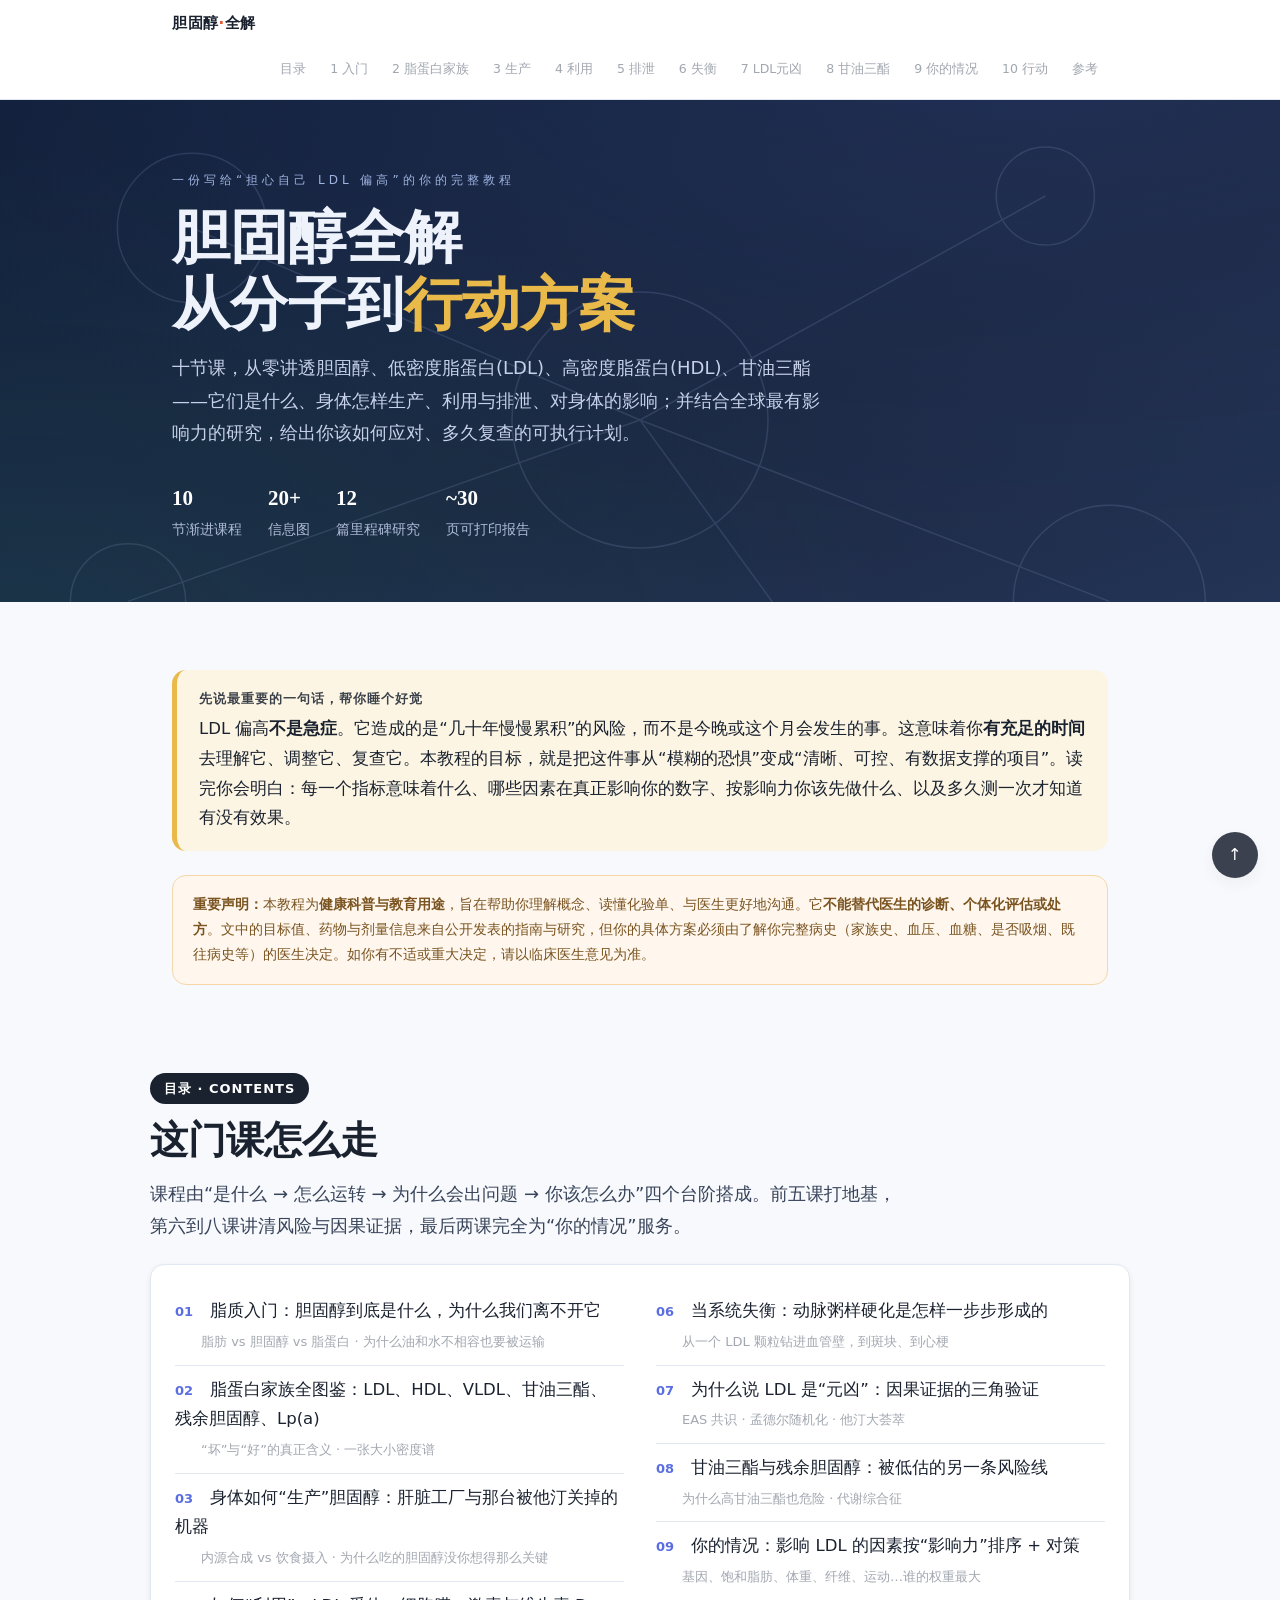
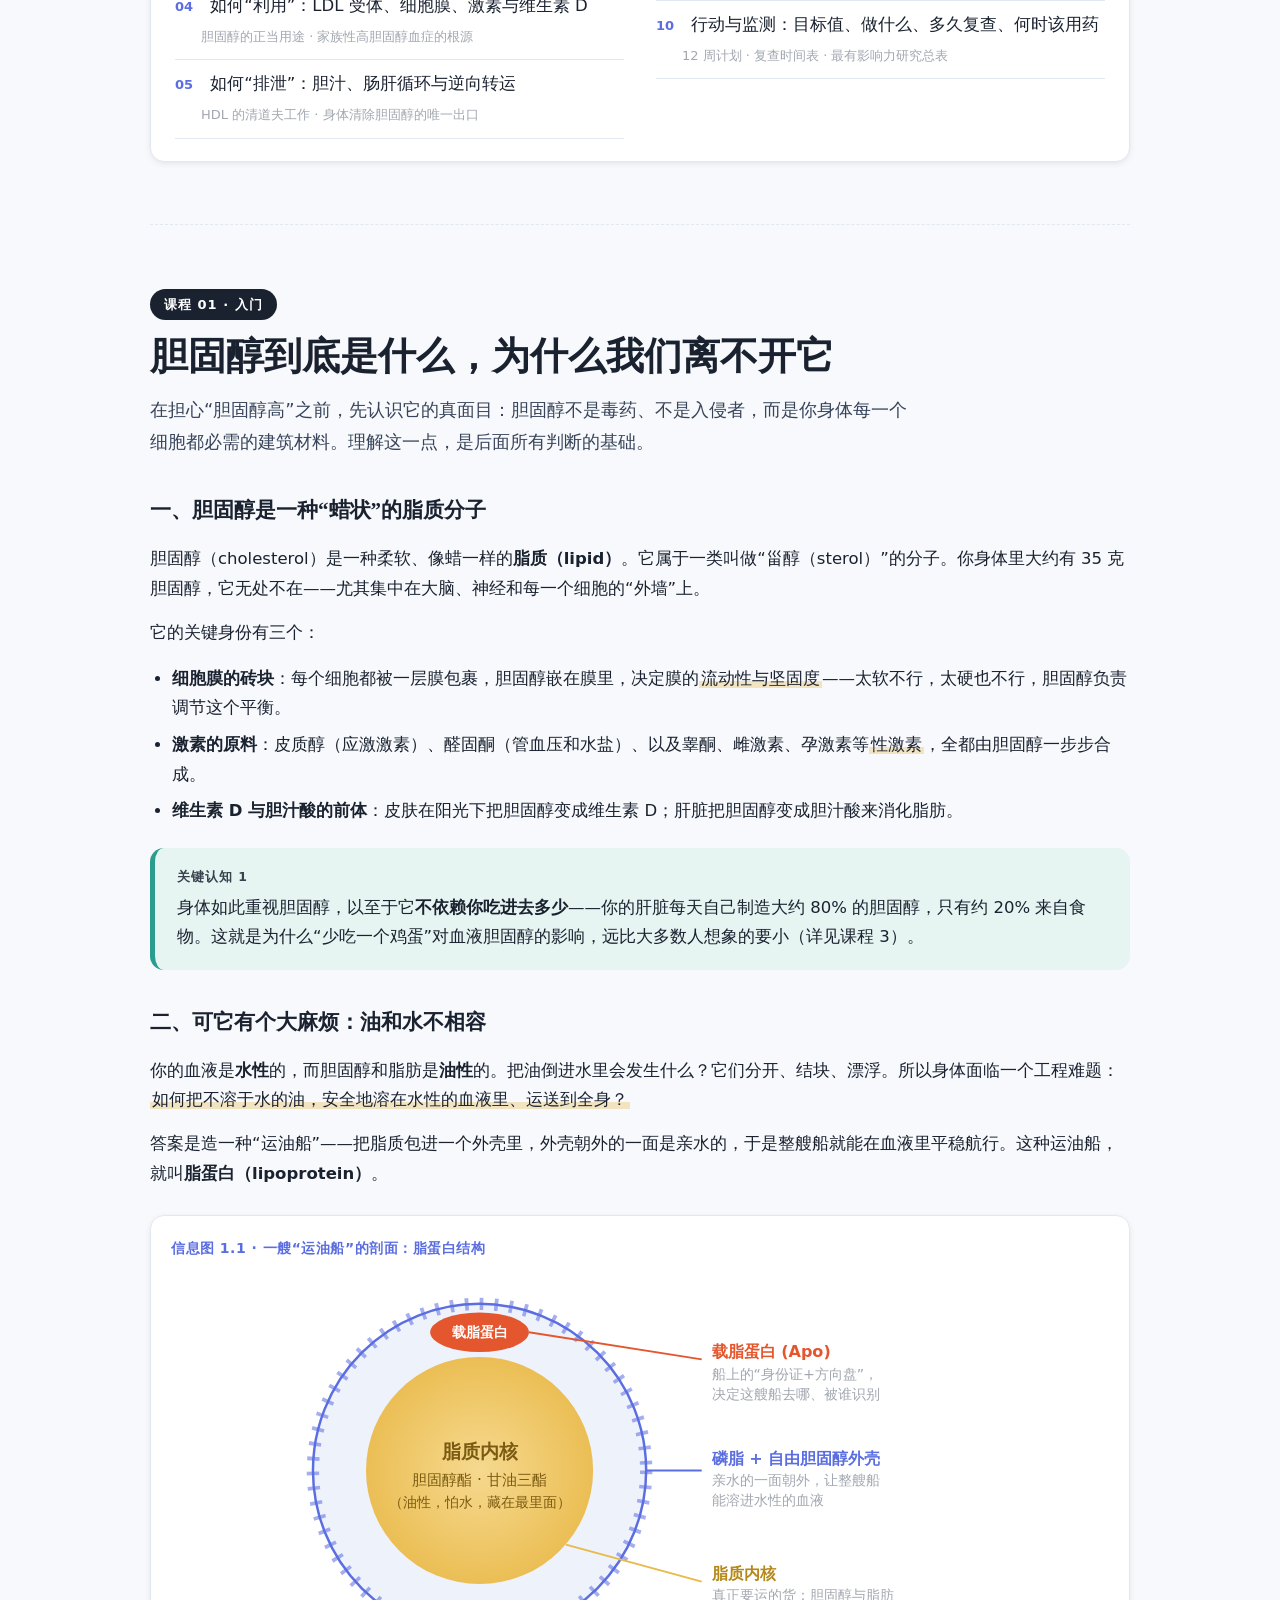
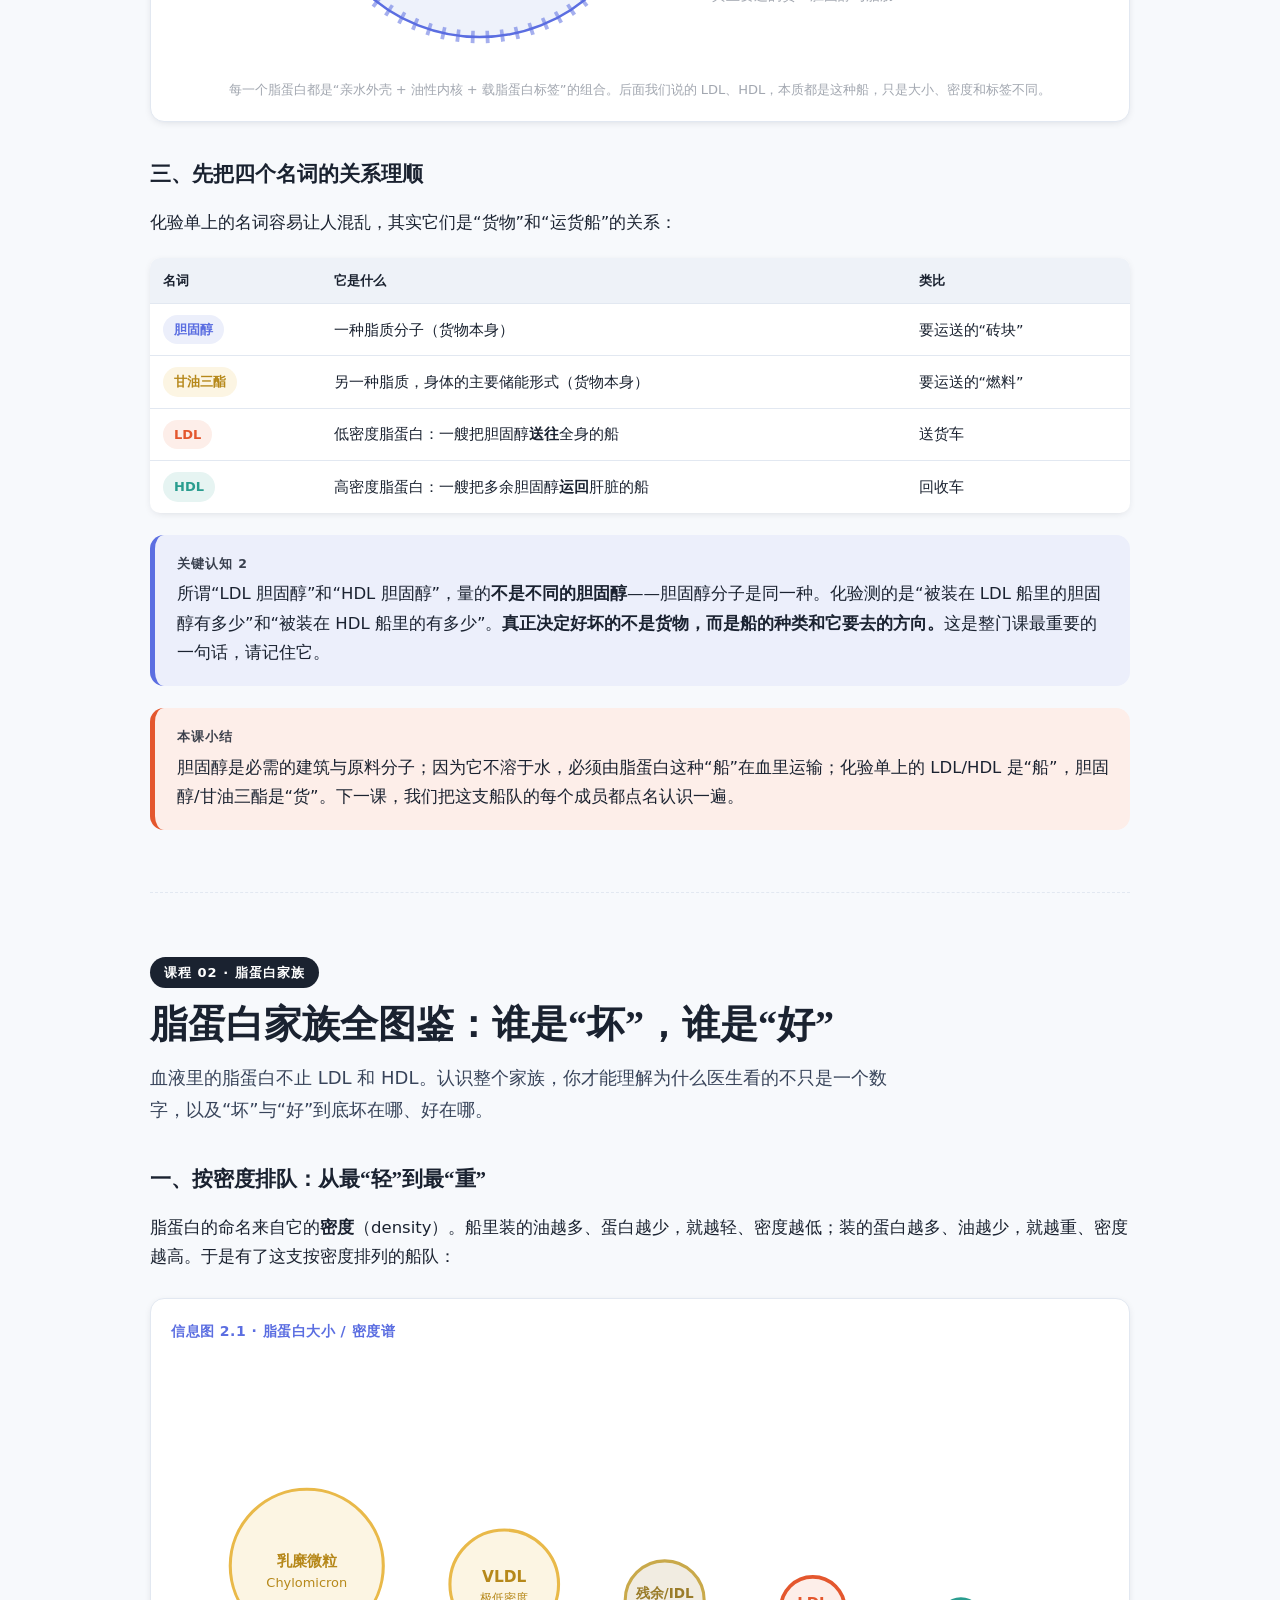
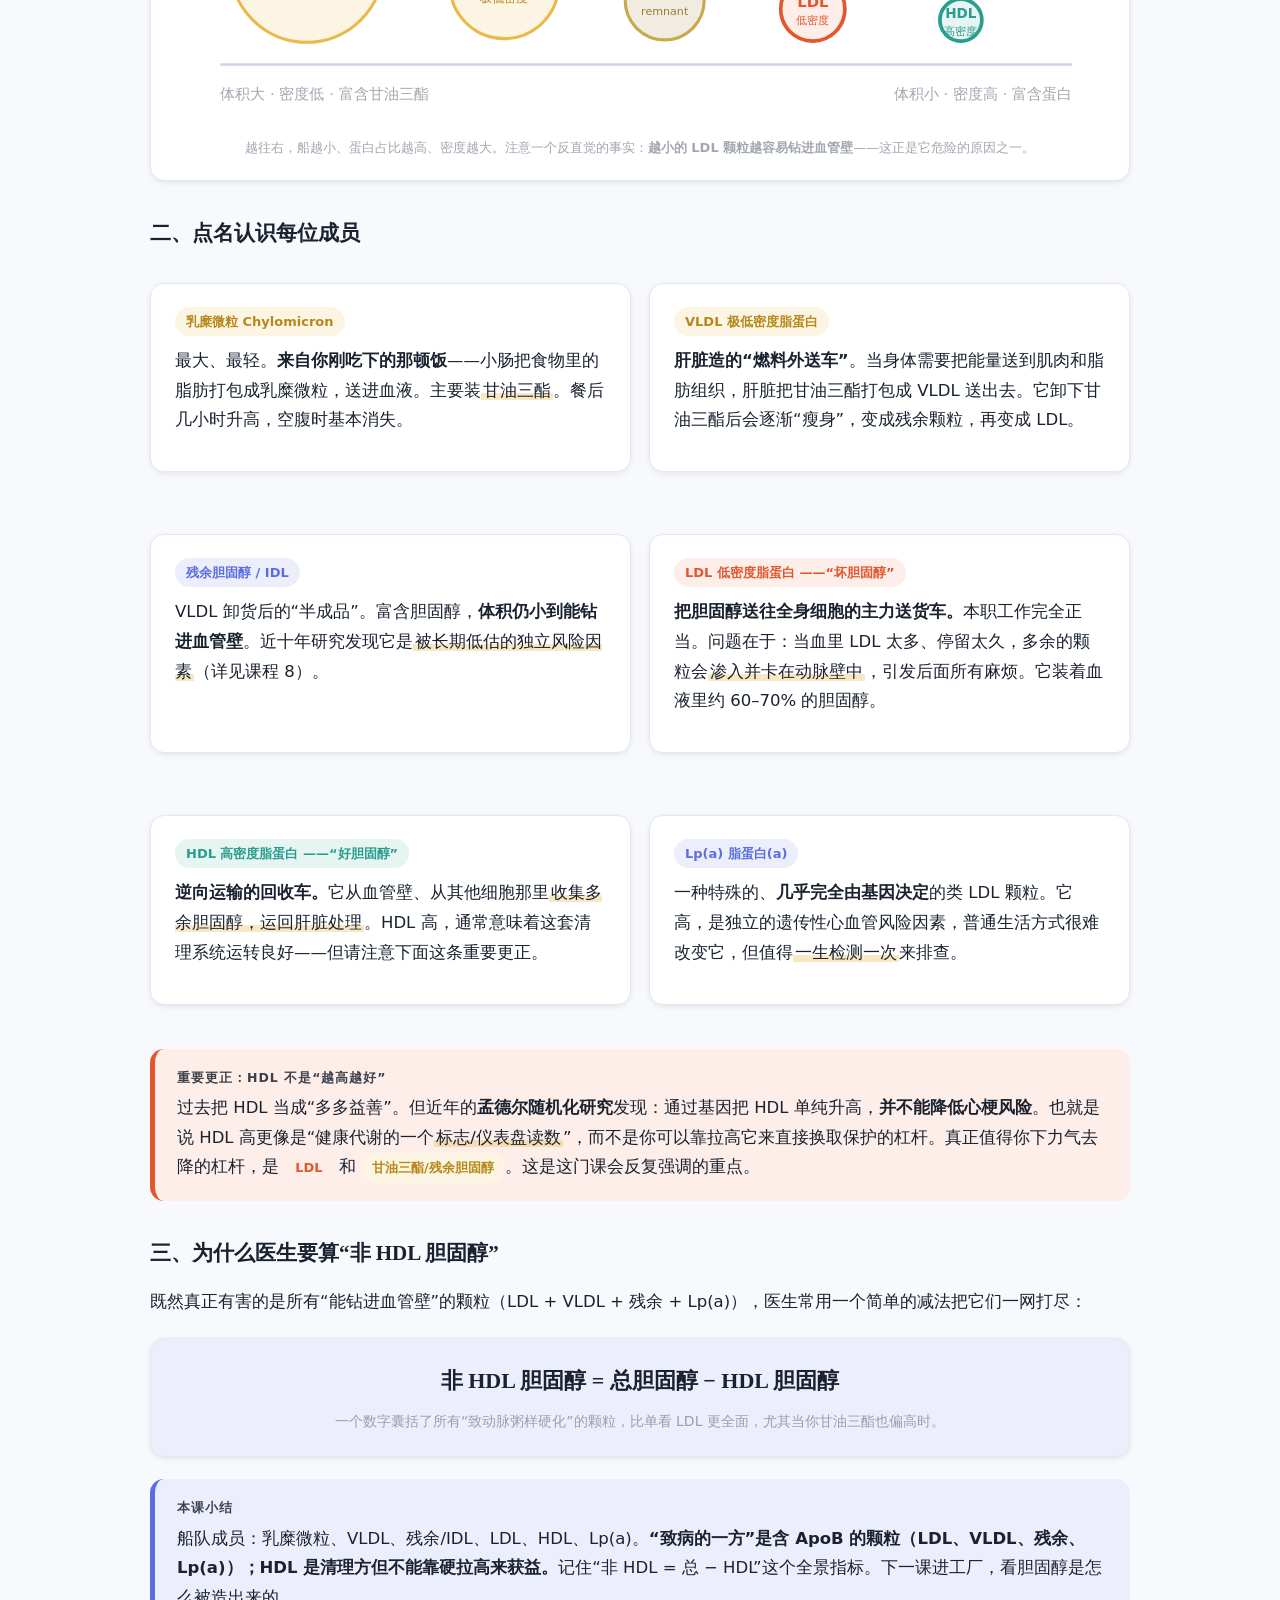
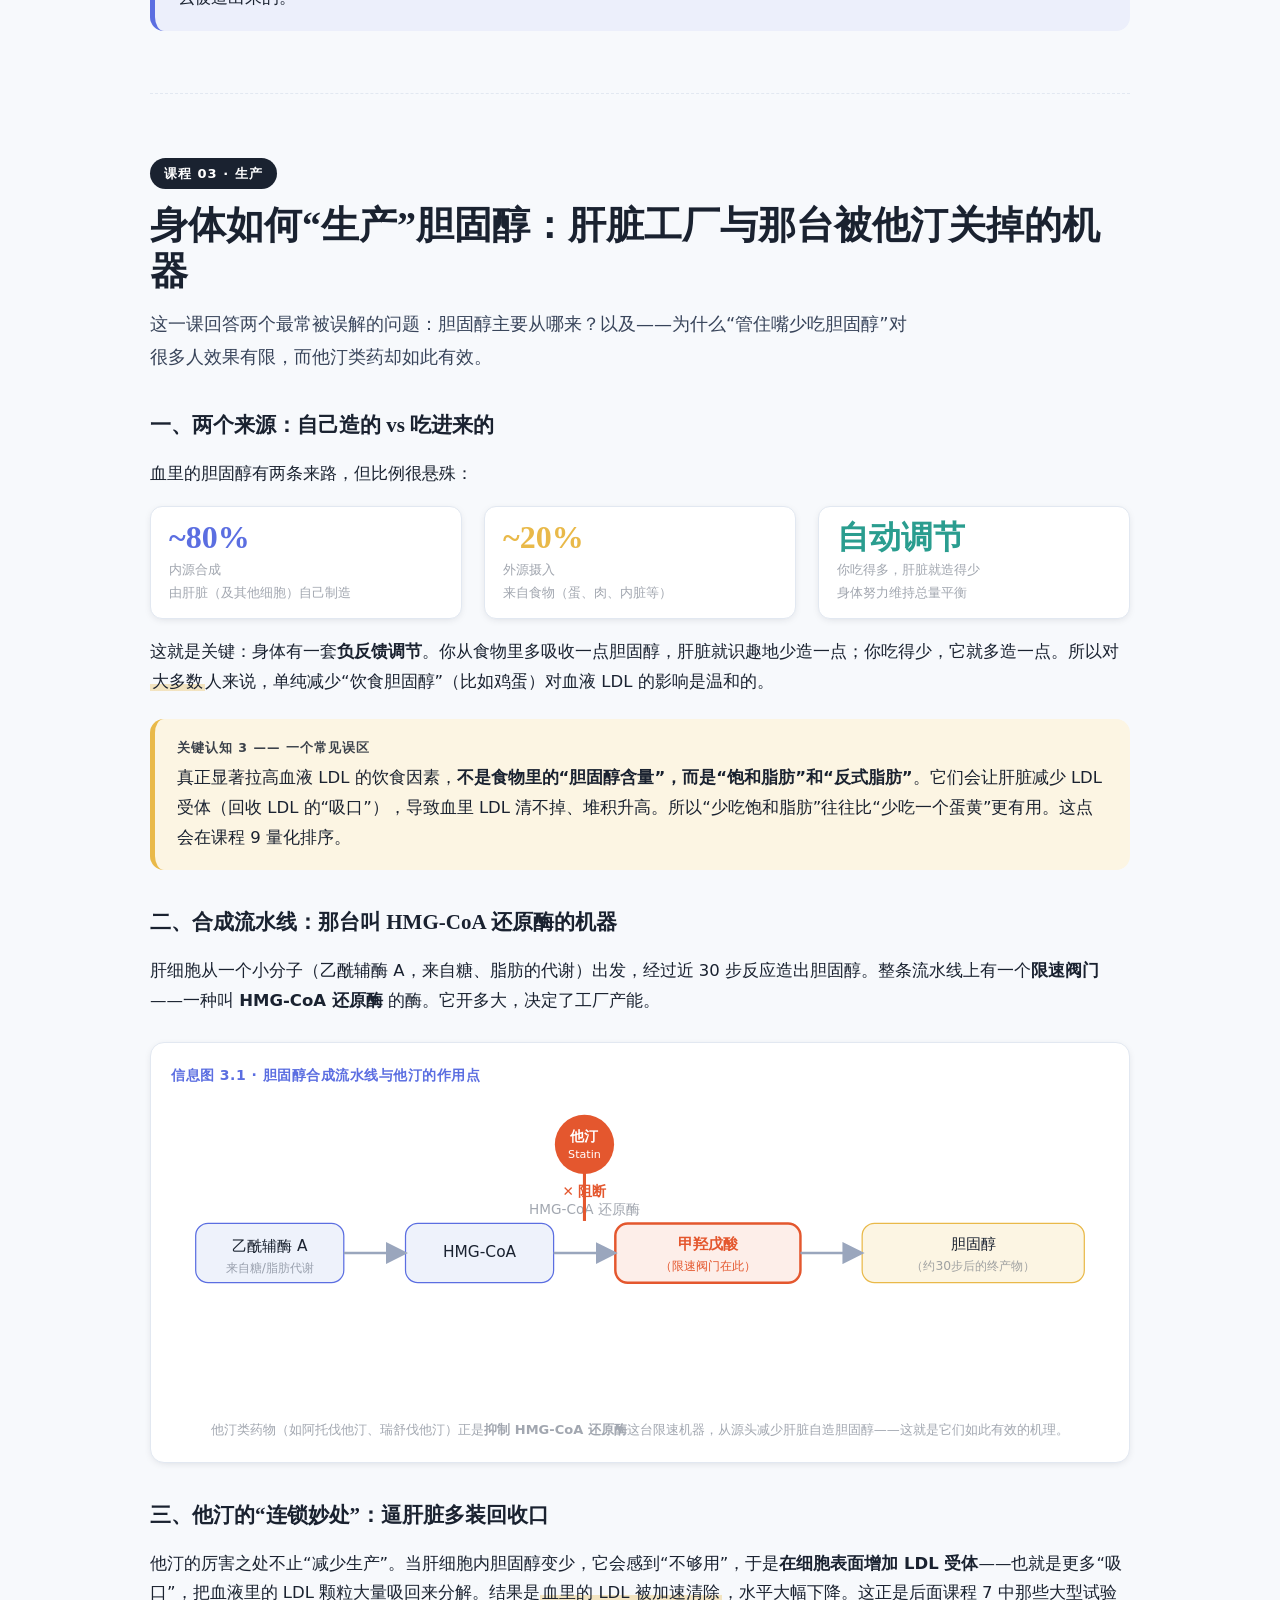
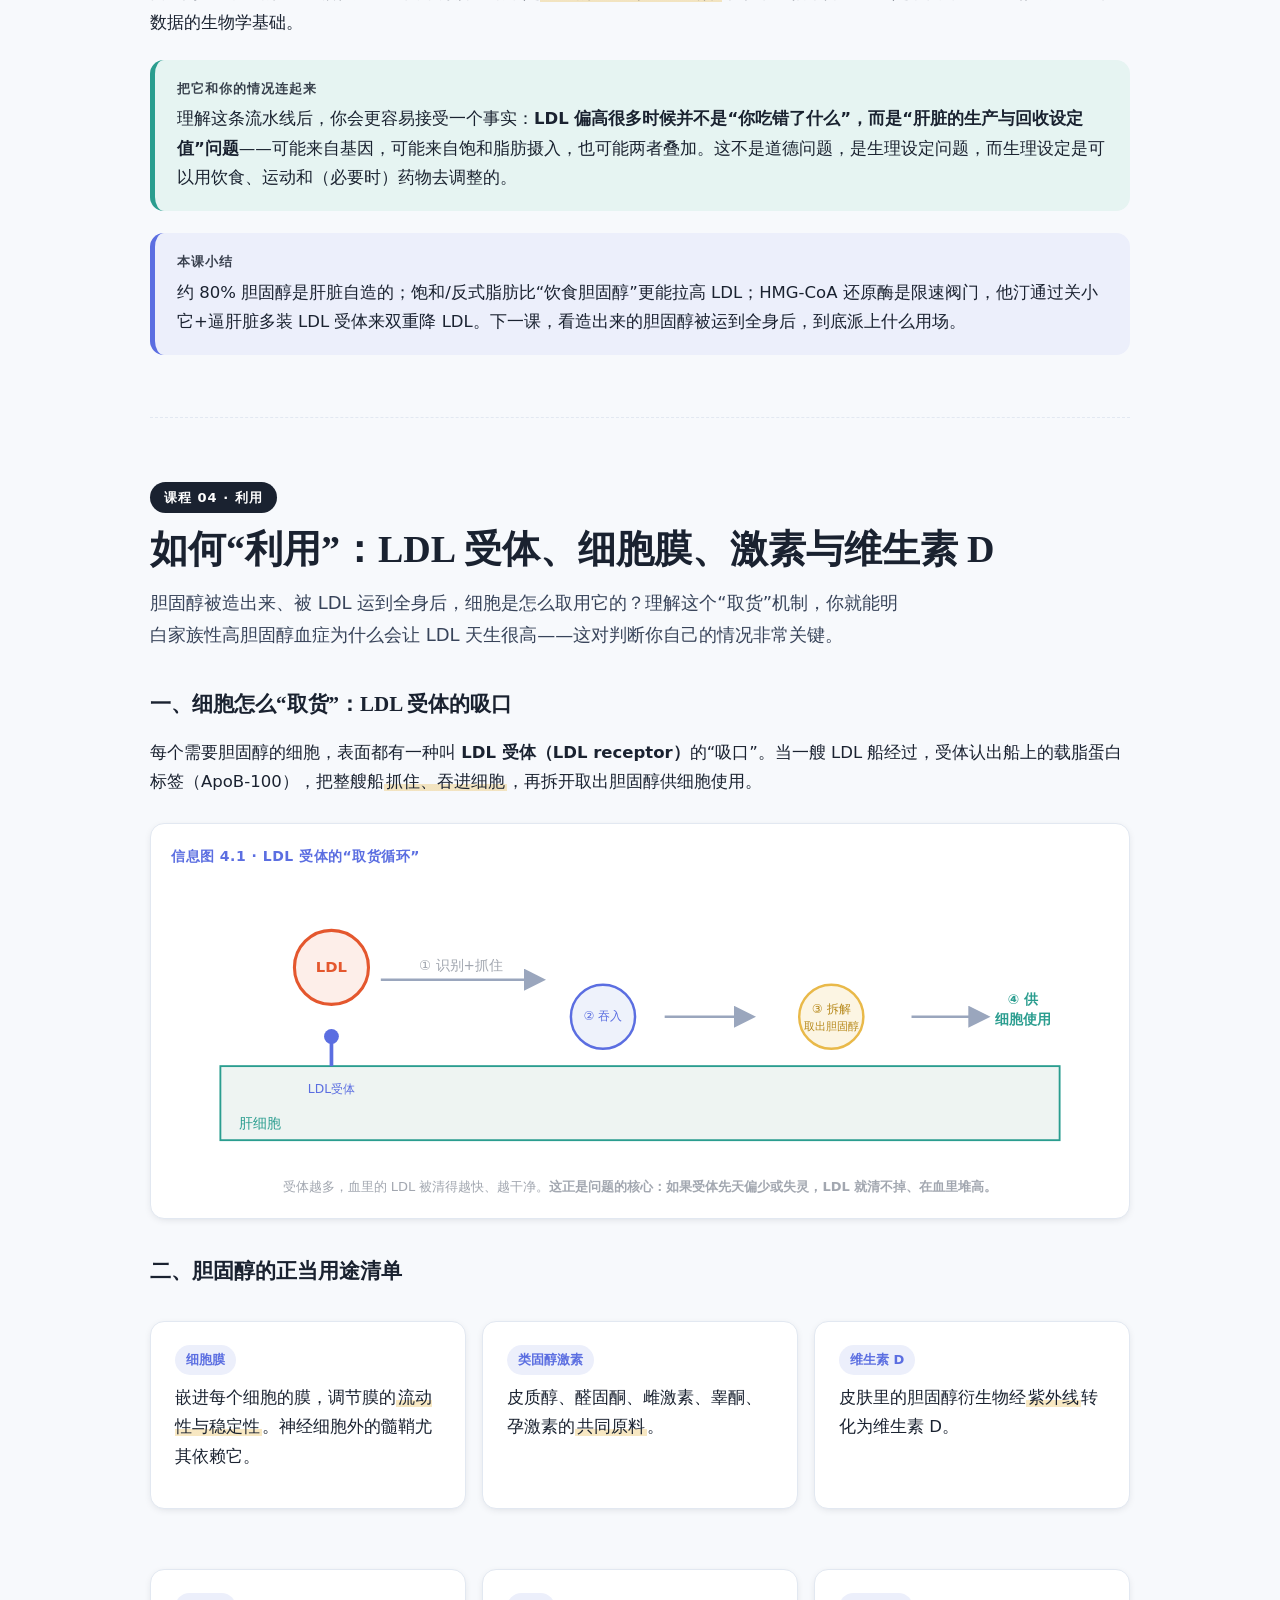
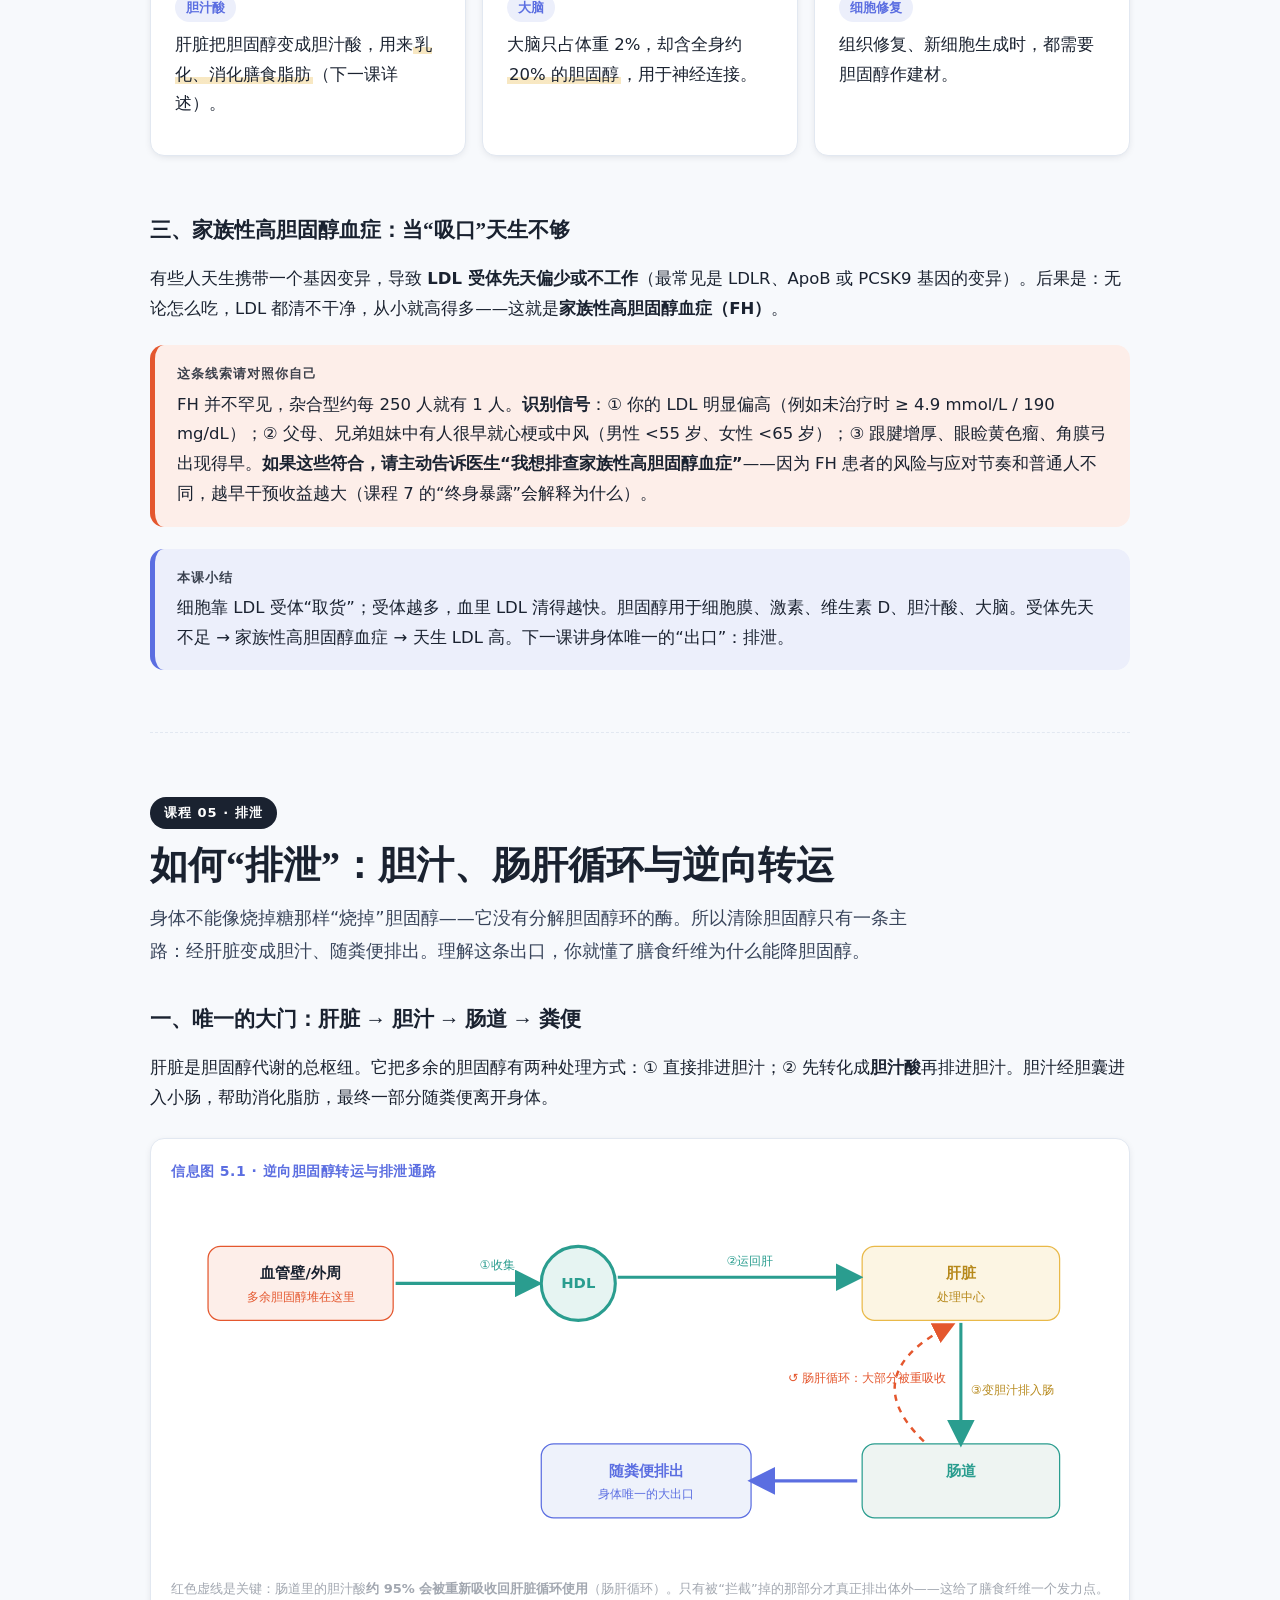
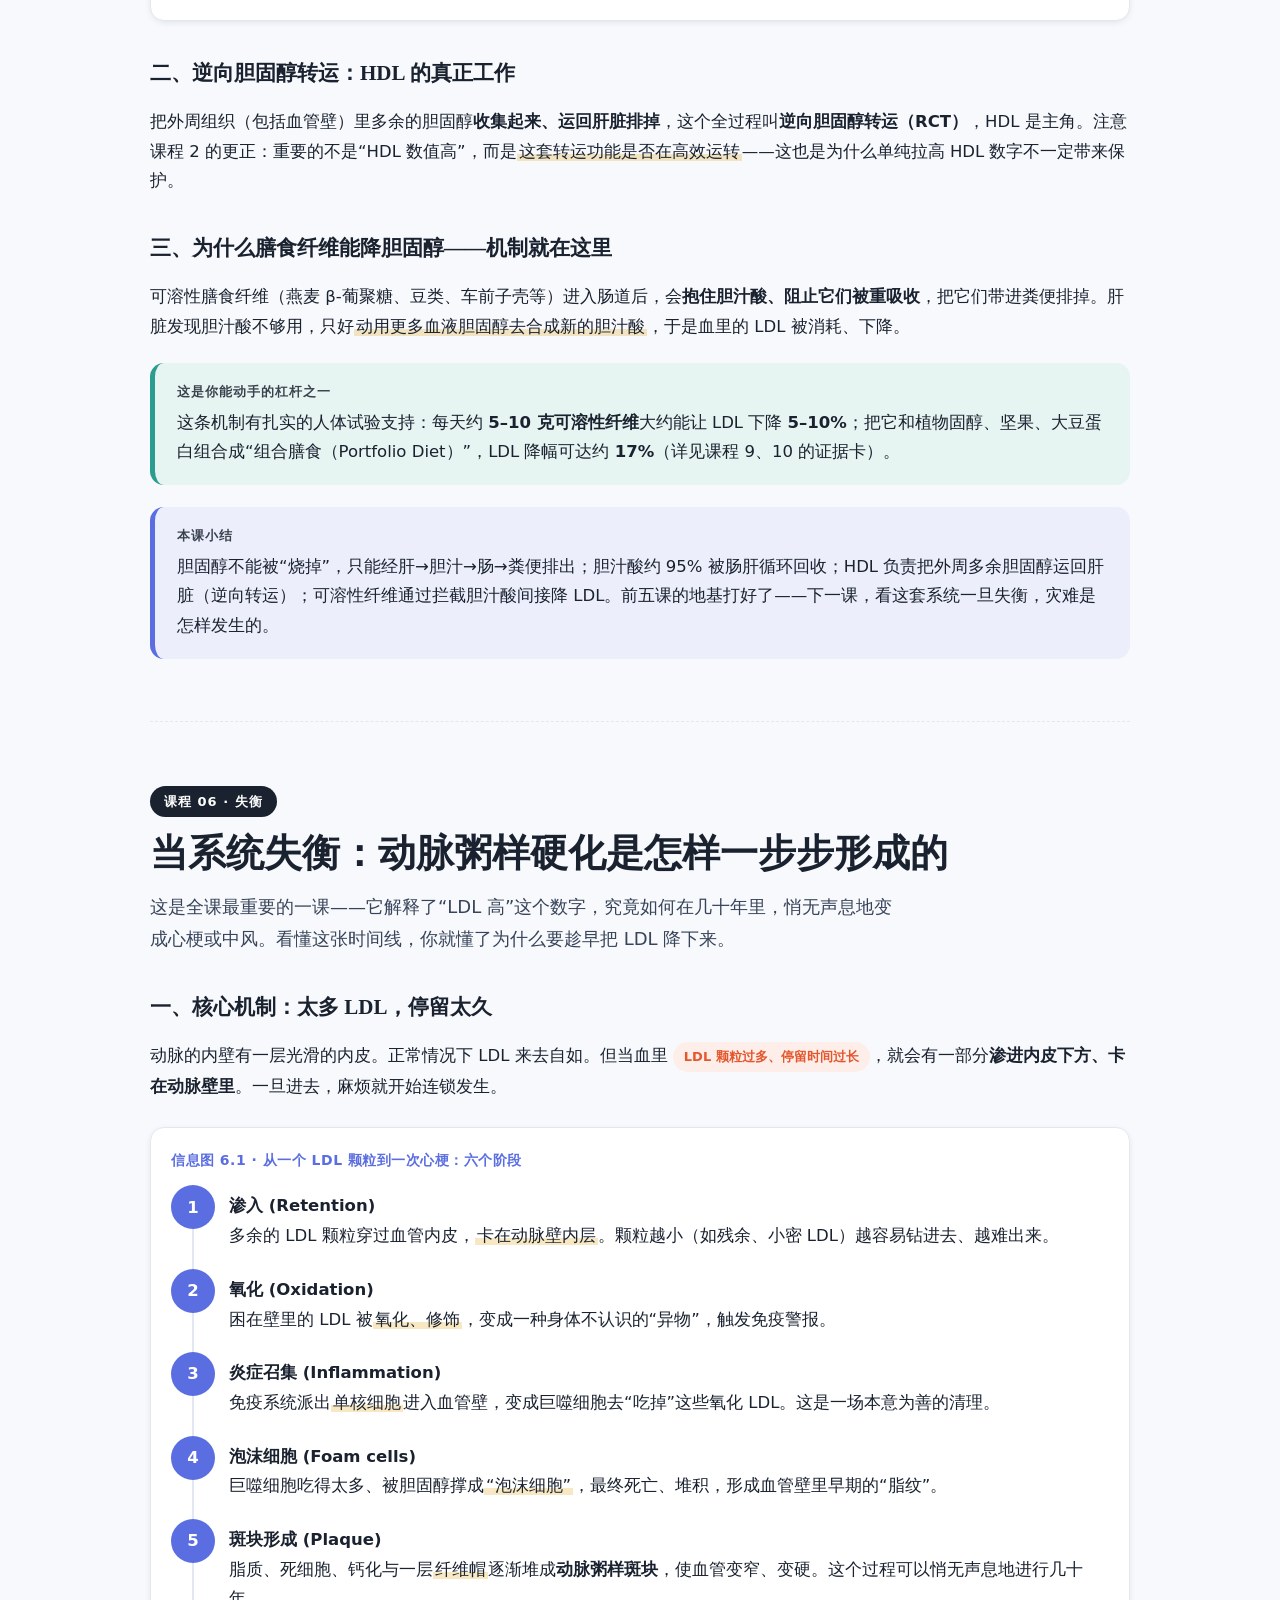
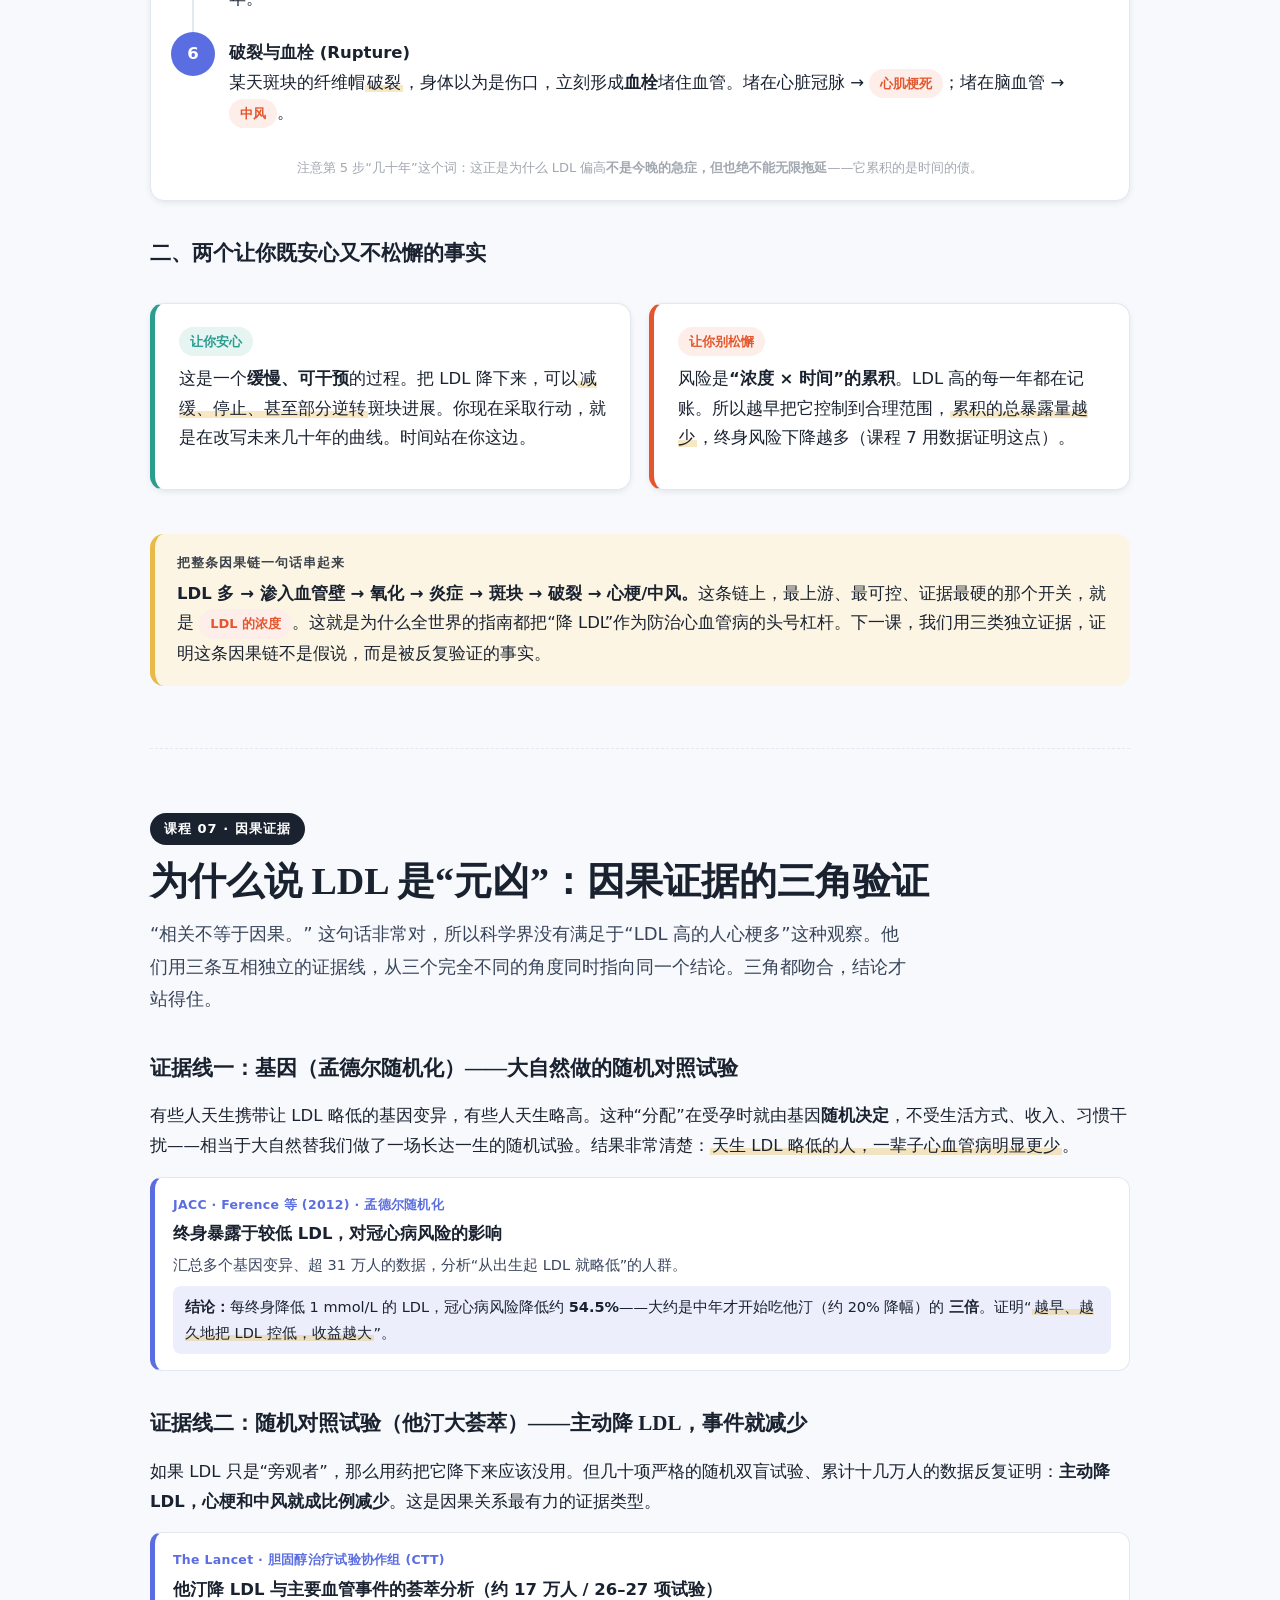
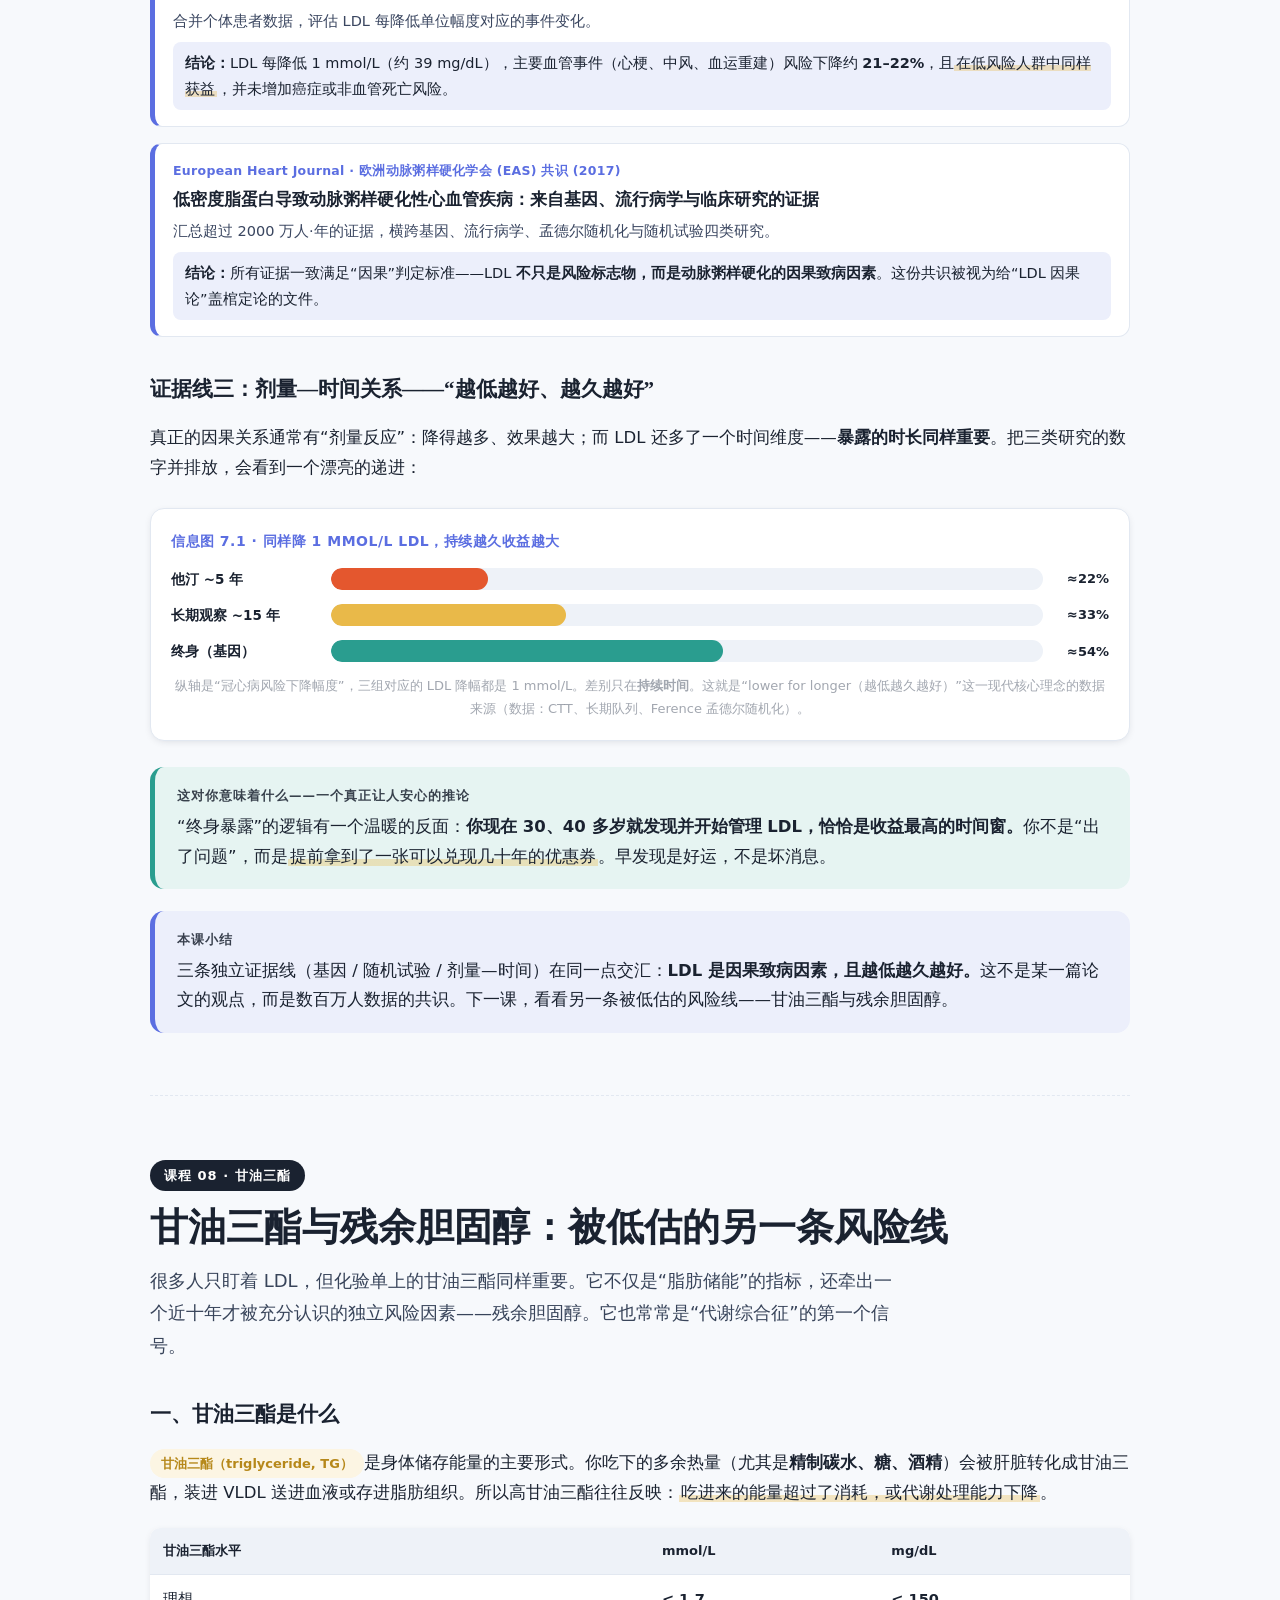
<file: cholesterol-course/index.html>
<!DOCTYPE html>
<html lang="zh-CN">
<head>
<meta charset="UTF-8">
<meta name="viewport" content="width=device-width, initial-scale=1.0">
<title>胆固醇全解 · 十课教学报告</title>
<meta name="description" content="从零讲解胆固醇、低密度脂蛋白(LDL)、高密度脂蛋白(HDL)与甘油三酯：它们是什么、身体如何生产/利用/排泄，对身体的影响，以及面对 LDL 偏高如何应对与监测。结合最有影响力的研究证据。">
<link rel="stylesheet" href="styles.css">
</head>
<body>

<!-- ===== 顶部导航 + 进度条 ===== -->
<div class="topbar">
  <div class="topbar-inner">
    <div class="brand">胆固醇<span class="dot">·</span>全解</div>
    <nav class="nav">
      <a href="#toc">目录</a>
      <a href="#l1">1 入门</a>
      <a href="#l2">2 脂蛋白家族</a>
      <a href="#l3">3 生产</a>
      <a href="#l4">4 利用</a>
      <a href="#l5">5 排泄</a>
      <a href="#l6">6 失衡</a>
      <a href="#l7">7 LDL元凶</a>
      <a href="#l8">8 甘油三酯</a>
      <a href="#l9">9 你的情况</a>
      <a href="#l10">10 行动</a>
      <a href="#refs">参考</a>
    </nav>
  </div>
  <div class="progress" id="progress"></div>
</div>

<!-- ===== 封面 ===== -->
<header class="cover" id="cover">
  <svg class="cover-molecules" viewBox="0 0 1200 600" preserveAspectRatio="xMidYMid slice" aria-hidden="true">
    <g fill="none" stroke="#9fb3e0" stroke-width="1.4">
      <circle cx="180" cy="120" r="70"/><circle cx="980" cy="90" r="46"/>
      <circle cx="1040" cy="470" r="90"/><circle cx="120" cy="470" r="54"/>
      <circle cx="600" cy="300" r="120"/><circle cx="760" cy="520" r="40"/>
      <path d="M180 120 L600 300 M980 90 L600 300 M1040 470 L600 300 M120 470 L600 300 M760 520 L600 300"/>
    </g>
  </svg>
  <div class="wrap">
    <div class="kicker">一份写给“担心自己 LDL 偏高”的你的完整教程</div>
    <h1>胆固醇全解<br>从分子到<span class="hl">行动方案</span></h1>
    <p class="sub">十节课，从零讲透胆固醇、低密度脂蛋白(LDL)、高密度脂蛋白(HDL)、甘油三酯——它们是什么、身体怎样生产、利用与排泄、对身体的影响；并结合全球最有影响力的研究，给出你该如何应对、多久复查的可执行计划。</p>
    <div class="meta">
      <div><b>10</b> 节渐进课程</div>
      <div><b>20+</b> 信息图</div>
      <div><b>12</b> 篇里程碑研究</div>
      <div><b>~30</b> 页可打印报告</div>
    </div>
  </div>
</header>

<!-- ===== 开场 + 免责声明 ===== -->
<section class="wrap" style="padding-top:46px">
  <div class="callout key">
    <span class="tag">先说最重要的一句话，帮你睡个好觉</span>
    LDL 偏高<strong>不是急症</strong>。它造成的是“几十年慢慢累积”的风险，而不是今晚或这个月会发生的事。这意味着你<strong>有充足的时间</strong>去理解它、调整它、复查它。本教程的目标，就是把这件事从“模糊的恐惧”变成“清晰、可控、有数据支撑的项目”。读完你会明白：每一个指标意味着什么、哪些因素在真正影响你的数字、按影响力你该先做什么、以及多久测一次才知道有没有效果。
  </div>

  <div class="disclaimer">
    <strong>重要声明：</strong>本教程为<strong>健康科普与教育用途</strong>，旨在帮助你理解概念、读懂化验单、与医生更好地沟通。它<strong>不能替代医生的诊断、个体化评估或处方</strong>。文中的目标值、药物与剂量信息来自公开发表的指南与研究，但你的具体方案必须由了解你完整病史（家族史、血压、血糖、是否吸烟、既往病史等）的医生决定。如你有不适或重大决定，请以临床医生意见为准。
  </div>
</section>

<!-- ===== 目录 ===== -->
<section class="wrap lesson" id="toc">
  <span class="l-num">目录 · CONTENTS</span>
  <h2 class="l-title">这门课怎么走</h2>
  <p class="l-lead">课程由“是什么 → 怎么运转 → 为什么会出问题 → 你该怎么办”四个台阶搭成。前五课打地基，第六到八课讲清风险与因果证据，最后两课完全为“你的情况”服务。</p>
  <div class="card">
    <nav class="toc">
      <a href="#l1"><span class="tn">01</span> 脂质入门：胆固醇到底是什么，为什么我们离不开它 <br><span>　　脂肪 vs 胆固醇 vs 脂蛋白 · 为什么油和水不相容也要被运输</span></a>
      <a href="#l2"><span class="tn">02</span> 脂蛋白家族全图鉴：LDL、HDL、VLDL、甘油三酯、残余胆固醇、Lp(a) <br><span>　　“坏”与“好”的真正含义 · 一张大小密度谱</span></a>
      <a href="#l3"><span class="tn">03</span> 身体如何“生产”胆固醇：肝脏工厂与那台被他汀关掉的机器 <br><span>　　内源合成 vs 饮食摄入 · 为什么吃的胆固醇没你想得那么关键</span></a>
      <a href="#l4"><span class="tn">04</span> 如何“利用”：LDL 受体、细胞膜、激素与维生素 D <br><span>　　胆固醇的正当用途 · 家族性高胆固醇血症的根源</span></a>
      <a href="#l5"><span class="tn">05</span> 如何“排泄”：胆汁、肠肝循环与逆向转运 <br><span>　　HDL 的清道夫工作 · 身体清除胆固醇的唯一出口</span></a>
      <a href="#l6"><span class="tn">06</span> 当系统失衡：动脉粥样硬化是怎样一步步形成的 <br><span>　　从一个 LDL 颗粒钻进血管壁，到斑块、到心梗</span></a>
      <a href="#l7"><span class="tn">07</span> 为什么说 LDL 是“元凶”：因果证据的三角验证 <br><span>　　EAS 共识 · 孟德尔随机化 · 他汀大荟萃</span></a>
      <a href="#l8"><span class="tn">08</span> 甘油三酯与残余胆固醇：被低估的另一条风险线 <br><span>　　为什么高甘油三酯也危险 · 代谢综合征</span></a>
      <a href="#l9"><span class="tn">09</span> 你的情况：影响 LDL 的因素按“影响力”排序 + 对策 <br><span>　　基因、饱和脂肪、体重、纤维、运动…谁的权重最大</span></a>
      <a href="#l10"><span class="tn">10</span> 行动与监测：目标值、做什么、多久复查、何时该用药 <br><span>　　12 周计划 · 复查时间表 · 最有影响力研究总表</span></a>
    </nav>
  </div>
</section>

<!-- ============================================================
     课程 1
============================================================ -->
<section class="wrap lesson" id="l1">
  <span class="l-num">课程 01 · 入门</span>
  <h2 class="l-title">胆固醇到底是什么，为什么我们离不开它</h2>
  <p class="l-lead">在担心“胆固醇高”之前，先认识它的真面目：胆固醇不是毒药、不是入侵者，而是你身体每一个细胞都必需的建筑材料。理解这一点，是后面所有判断的基础。</p>

  <h3>一、胆固醇是一种“蜡状”的脂质分子</h3>
  <p>胆固醇（cholesterol）是一种柔软、像蜡一样的<strong>脂质（lipid）</strong>。它属于一类叫做“甾醇（sterol）”的分子。你身体里大约有 35 克胆固醇，它无处不在——尤其集中在大脑、神经和每一个细胞的“外墙”上。</p>
  <p>它的关键身份有三个：</p>
  <ul>
    <li><strong>细胞膜的砖块</strong>：每个细胞都被一层膜包裹，胆固醇嵌在膜里，决定膜的<em>流动性与坚固度</em>——太软不行，太硬也不行，胆固醇负责调节这个平衡。</li>
    <li><strong>激素的原料</strong>：皮质醇（应激激素）、醛固酮（管血压和水盐）、以及睾酮、雌激素、孕激素等<em>性激素</em>，全都由胆固醇一步步合成。</li>
    <li><strong>维生素 D 与胆汁酸的前体</strong>：皮肤在阳光下把胆固醇变成维生素 D；肝脏把胆固醇变成胆汁酸来消化脂肪。</li>
  </ul>

  <div class="callout good">
    <span class="tag">关键认知 1</span>
    身体如此重视胆固醇，以至于它<strong>不依赖你吃进去多少</strong>——你的肝脏每天自己制造大约 80% 的胆固醇，只有约 20% 来自食物。这就是为什么“少吃一个鸡蛋”对血液胆固醇的影响，远比大多数人想象的要小（详见课程 3）。
  </div>

  <h3>二、可它有个大麻烦：油和水不相容</h3>
  <p>你的血液是<strong>水性</strong>的，而胆固醇和脂肪是<strong>油性</strong>的。把油倒进水里会发生什么？它们分开、结块、漂浮。所以身体面临一个工程难题：<em>如何把不溶于水的油，安全地溶在水性的血液里、运送到全身？</em></p>
  <p>答案是造一种“运油船”——把脂质包进一个外壳里，外壳朝外的一面是亲水的，于是整艘船就能在血液里平稳航行。这种运油船，就叫<strong>脂蛋白（lipoprotein）</strong>。</p>

  <!-- 信息图：脂蛋白结构剖面 -->
  <div class="figure">
    <div class="fig-title">信息图 1.1 · 一艘“运油船”的剖面：脂蛋白结构</div>
    <svg viewBox="0 0 760 320" role="img" aria-label="脂蛋白颗粒剖面图">
      <defs>
        <radialGradient id="core" cx="50%" cy="50%" r="60%">
          <stop offset="0%" stop-color="#f6d98f"/><stop offset="100%" stop-color="#e9b949"/>
        </radialGradient>
      </defs>
      <!-- 外壳 -->
      <circle cx="250" cy="160" r="135" fill="#eef2fb" stroke="#5b6ee1" stroke-width="2"/>
      <!-- 磷脂单层小球 -->
      <g fill="#5b6ee1">
        <!-- 用一圈小圆点示意亲水头 -->
      </g>
      <circle cx="250" cy="160" r="135" fill="none" stroke="#5b6ee1" stroke-width="10" stroke-dasharray="3 9" opacity=".55"/>
      <!-- 内核 -->
      <circle cx="250" cy="160" r="92" fill="url(#core)"/>
      <text x="250" y="150" text-anchor="middle" font-size="15" fill="#7a5b12" font-weight="700">脂质内核</text>
      <text x="250" y="172" text-anchor="middle" font-size="12.5" fill="#7a5b12">胆固醇酯 · 甘油三酯</text>
      <text x="250" y="190" text-anchor="middle" font-size="11" fill="#7a5b12">（油性，怕水，藏在最里面）</text>
      <!-- 载脂蛋白 -->
      <ellipse cx="250" cy="48" rx="40" ry="16" fill="#e4572e"/>
      <text x="250" y="52" text-anchor="middle" font-size="11" fill="#fff" font-weight="700">载脂蛋白</text>
      <!-- 标注 -->
      <g font-size="13" fill="#1a2230">
        <line x1="430" y1="70" x2="290" y2="48" stroke="#e4572e" stroke-width="1.5"/>
        <text x="438" y="68" font-weight="700" fill="#e4572e">载脂蛋白 (Apo)</text>
        <text x="438" y="86" font-size="11.5" fill="#45506180">船上的“身份证+方向盘”，</text>
        <text x="438" y="102" font-size="11.5" fill="#45506180">决定这艘船去哪、被谁识别</text>

        <line x1="430" y1="160" x2="385" y2="160" stroke="#5b6ee1" stroke-width="1.5"/>
        <text x="438" y="155" font-weight="700" fill="#5b6ee1">磷脂 + 自由胆固醇外壳</text>
        <text x="438" y="172" font-size="11.5" fill="#45506180">亲水的一面朝外，让整艘船</text>
        <text x="438" y="188" font-size="11.5" fill="#45506180">能溶进水性的血液</text>

        <line x1="430" y1="250" x2="320" y2="220" stroke="#e9b949" stroke-width="1.5"/>
        <text x="438" y="248" font-weight="700" fill="#b6881a">脂质内核</text>
        <text x="438" y="265" font-size="11.5" fill="#45506180">真正要运的货：胆固醇与脂肪</text>
      </g>
    </svg>
    <div class="cap">每一个脂蛋白都是“亲水外壳 + 油性内核 + 载脂蛋白标签”的组合。后面我们说的 LDL、HDL，本质都是这种船，只是大小、密度和标签不同。</div>
  </div>

  <h3>三、先把四个名词的关系理顺</h3>
  <p>化验单上的名词容易让人混乱，其实它们是“货物”和“运货船”的关系：</p>
  <table>
    <tr><th>名词</th><th>它是什么</th><th>类比</th></tr>
    <tr><td><span class="badge b-chol">胆固醇</span></td><td>一种脂质分子（货物本身）</td><td>要运送的“砖块”</td></tr>
    <tr><td><span class="badge b-tg">甘油三酯</span></td><td>另一种脂质，身体的主要储能形式（货物本身）</td><td>要运送的“燃料”</td></tr>
    <tr><td><span class="badge b-ldl">LDL</span></td><td>低密度脂蛋白：一艘把胆固醇<strong>送往</strong>全身的船</td><td>送货车</td></tr>
    <tr><td><span class="badge b-hdl">HDL</span></td><td>高密度脂蛋白：一艘把多余胆固醇<strong>运回</strong>肝脏的船</td><td>回收车</td></tr>
  </table>
  <div class="callout">
    <span class="tag">关键认知 2</span>
    所谓“LDL 胆固醇”和“HDL 胆固醇”，量的<strong>不是不同的胆固醇</strong>——胆固醇分子是同一种。化验测的是“被装在 LDL 船里的胆固醇有多少”和“被装在 HDL 船里的有多少”。<strong>真正决定好坏的不是货物，而是船的种类和它要去的方向。</strong>这是整门课最重要的一句话，请记住它。
  </div>

  <div class="callout warn">
    <span class="tag">本课小结</span>
    胆固醇是必需的建筑与原料分子；因为它不溶于水，必须由脂蛋白这种“船”在血里运输；化验单上的 LDL/HDL 是“船”，胆固醇/甘油三酯是“货”。下一课，我们把这支船队的每个成员都点名认识一遍。
  </div>
</section>

<!-- ============================================================
     课程 2
============================================================ -->
<section class="wrap lesson" id="l2">
  <span class="l-num">课程 02 · 脂蛋白家族</span>
  <h2 class="l-title">脂蛋白家族全图鉴：谁是“坏”，谁是“好”</h2>
  <p class="l-lead">血液里的脂蛋白不止 LDL 和 HDL。认识整个家族，你才能理解为什么医生看的不只是一个数字，以及“坏”与“好”到底坏在哪、好在哪。</p>

  <h3>一、按密度排队：从最“轻”到最“重”</h3>
  <p>脂蛋白的命名来自它的<strong>密度</strong>（density）。船里装的油越多、蛋白越少，就越轻、密度越低；装的蛋白越多、油越少，就越重、密度越高。于是有了这支按密度排列的船队：</p>

  <!-- 信息图：脂蛋白大小密度谱 -->
  <div class="figure">
    <div class="fig-title">信息图 2.1 · 脂蛋白大小 / 密度谱</div>
    <svg viewBox="0 0 760 300" role="img" aria-label="脂蛋白从大到小、从轻到重的谱系">
      <line x1="40" y1="250" x2="730" y2="250" stroke="#cdd6e6" stroke-width="2"/>
      <text x="40" y="278" font-size="12" fill="#45506180">体积大 · 密度低 · 富含甘油三酯</text>
      <text x="730" y="278" font-size="12" fill="#45506180" text-anchor="end">体积小 · 密度高 · 富含蛋白</text>
      <!-- 乳糜微粒 -->
      <circle cx="110" cy="170" r="62" fill="#fcf5e3" stroke="#e9b949" stroke-width="2.5"/>
      <text x="110" y="170" text-anchor="middle" font-size="12.5" font-weight="700" fill="#b6881a">乳糜微粒</text>
      <text x="110" y="187" text-anchor="middle" font-size="10.5" fill="#b6881a">Chylomicron</text>
      <!-- VLDL -->
      <circle cx="270" cy="185" r="44" fill="#fcf5e3" stroke="#e9b949" stroke-width="2.5"/>
      <text x="270" y="183" text-anchor="middle" font-size="12.5" font-weight="700" fill="#b6881a">VLDL</text>
      <text x="270" y="199" text-anchor="middle" font-size="10" fill="#b6881a">极低密度</text>
      <!-- IDL/残余 -->
      <circle cx="400" cy="198" r="32" fill="#f1ece1" stroke="#c9a94a" stroke-width="2.5"/>
      <text x="400" y="196" text-anchor="middle" font-size="11" font-weight="700" fill="#9a7c2a">残余/IDL</text>
      <text x="400" y="210" text-anchor="middle" font-size="9" fill="#9a7c2a">remnant</text>
      <!-- LDL -->
      <circle cx="520" cy="205" r="26" fill="#fdeee9" stroke="#e4572e" stroke-width="3"/>
      <text x="520" y="203" text-anchor="middle" font-size="12" font-weight="800" fill="#e4572e">LDL</text>
      <text x="520" y="217" text-anchor="middle" font-size="9" fill="#e4572e">低密度</text>
      <!-- HDL -->
      <circle cx="640" cy="214" r="17" fill="#e6f4f2" stroke="#2a9d8f" stroke-width="3"/>
      <text x="640" y="212" text-anchor="middle" font-size="11" font-weight="800" fill="#2a9d8f">HDL</text>
      <text x="640" y="226" text-anchor="middle" font-size="9" fill="#2a9d8f">高密度</text>
    </svg>
    <div class="cap">越往右，船越小、蛋白占比越高、密度越大。注意一个反直觉的事实：<strong>越小的 LDL 颗粒越容易钻进血管壁</strong>——这正是它危险的原因之一。</div>
  </div>

  <h3>二、点名认识每位成员</h3>
  <div class="grid2">
    <div class="card">
      <span class="badge b-tg">乳糜微粒 Chylomicron</span>
      <p style="margin-top:10px">最大、最轻。<strong>来自你刚吃下的那顿饭</strong>——小肠把食物里的脂肪打包成乳糜微粒，送进血液。主要装<em>甘油三酯</em>。餐后几小时升高，空腹时基本消失。</p>
    </div>
    <div class="card">
      <span class="badge b-tg">VLDL 极低密度脂蛋白</span>
      <p style="margin-top:10px"><strong>肝脏造的“燃料外送车”</strong>。当身体需要把能量送到肌肉和脂肪组织，肝脏把甘油三酯打包成 VLDL 送出去。它卸下甘油三酯后会逐渐“瘦身”，变成残余颗粒，再变成 LDL。</p>
    </div>
    <div class="card">
      <span class="badge b-chol">残余胆固醇 / IDL</span>
      <p style="margin-top:10px">VLDL 卸货后的“半成品”。富含胆固醇，<strong>体积仍小到能钻进血管壁</strong>。近十年研究发现它是<em>被长期低估的独立风险因素</em>（详见课程 8）。</p>
    </div>
    <div class="card">
      <span class="badge b-ldl">LDL 低密度脂蛋白 ——“坏胆固醇”</span>
      <p style="margin-top:10px"><strong>把胆固醇送往全身细胞的主力送货车。</strong>本职工作完全正当。问题在于：当血里 LDL 太多、停留太久，多余的颗粒会<em>渗入并卡在动脉壁中</em>，引发后面所有麻烦。它装着血液里约 60–70% 的胆固醇。</p>
    </div>
    <div class="card">
      <span class="badge b-hdl">HDL 高密度脂蛋白 ——“好胆固醇”</span>
      <p style="margin-top:10px"><strong>逆向运输的回收车。</strong>它从血管壁、从其他细胞那里<em>收集多余胆固醇，运回肝脏处理</em>。HDL 高，通常意味着这套清理系统运转良好——但请注意下面这条重要更正。</p>
    </div>
    <div class="card">
      <span class="badge b-chol">Lp(a) 脂蛋白(a)</span>
      <p style="margin-top:10px">一种特殊的、<strong>几乎完全由基因决定</strong>的类 LDL 颗粒。它高，是独立的遗传性心血管风险因素，普通生活方式很难改变它，但值得<em>一生检测一次</em>来排查。</p>
    </div>
  </div>

  <div class="callout warn">
    <span class="tag">重要更正：HDL 不是“越高越好”</span>
    过去把 HDL 当成“多多益善”。但近年的<strong>孟德尔随机化研究</strong>发现：通过基因把 HDL 单纯升高，<strong>并不能降低心梗风险</strong>。也就是说 HDL 高更像是“健康代谢的一个<em>标志/仪表盘读数</em>”，而不是你可以靠拉高它来直接换取保护的杠杆。真正值得你下力气去降的杠杆，是 <span class="badge b-ldl">LDL</span> 和 <span class="badge b-tg">甘油三酯/残余胆固醇</span>。这是这门课会反复强调的重点。
  </div>

  <h3>三、为什么医生要算“非 HDL 胆固醇”</h3>
  <p>既然真正有害的是所有“能钻进血管壁”的颗粒（LDL + VLDL + 残余 + Lp(a)），医生常用一个简单的减法把它们一网打尽：</p>
  <div class="card" style="text-align:center;background:var(--chol-soft)">
    <div style="font-family:var(--serif);font-size:22px;font-weight:800;">非 HDL 胆固醇 = 总胆固醇 − HDL 胆固醇</div>
    <p style="margin:8px 0 0;font-size:14px;color:#45506180">一个数字囊括了所有“致动脉粥样硬化”的颗粒，比单看 LDL 更全面，尤其当你甘油三酯也偏高时。</p>
  </div>

  <div class="callout">
    <span class="tag">本课小结</span>
    船队成员：乳糜微粒、VLDL、残余/IDL、LDL、HDL、Lp(a)。<strong>“致病的一方”是含 ApoB 的颗粒（LDL、VLDL、残余、Lp(a)）；HDL 是清理方但不能靠硬拉高来获益。</strong>记住“非 HDL = 总 − HDL”这个全景指标。下一课进工厂，看胆固醇是怎么被造出来的。
  </div>
</section>

<!-- ============================================================
     课程 3
============================================================ -->
<section class="wrap lesson" id="l3">
  <span class="l-num">课程 03 · 生产</span>
  <h2 class="l-title">身体如何“生产”胆固醇：肝脏工厂与那台被他汀关掉的机器</h2>
  <p class="l-lead">这一课回答两个最常被误解的问题：胆固醇主要从哪来？以及——为什么“管住嘴少吃胆固醇”对很多人效果有限，而他汀类药却如此有效。</p>

  <h3>一、两个来源：自己造的 vs 吃进来的</h3>
  <p>血里的胆固醇有两条来路，但比例很悬殊：</p>
  <div class="statline">
    <div class="stat"><div class="big" style="color:var(--chol)">~80%</div><div class="lab2">内源合成<br>由肝脏（及其他细胞）自己制造</div></div>
    <div class="stat"><div class="big" style="color:var(--tg)">~20%</div><div class="lab2">外源摄入<br>来自食物（蛋、肉、内脏等）</div></div>
    <div class="stat"><div class="big" style="color:var(--hdl)">自动调节</div><div class="lab2">你吃得多，肝脏就造得少<br>身体努力维持总量平衡</div></div>
  </div>
  <p>这就是关键：身体有一套<strong>负反馈调节</strong>。你从食物里多吸收一点胆固醇，肝脏就识趣地少造一点；你吃得少，它就多造一点。所以对<em>大多数</em>人来说，单纯减少“饮食胆固醇”（比如鸡蛋）对血液 LDL 的影响是温和的。</p>

  <div class="callout key">
    <span class="tag">关键认知 3 —— 一个常见误区</span>
    真正显著拉高血液 LDL 的饮食因素，<strong>不是食物里的“胆固醇含量”，而是“饱和脂肪”和“反式脂肪”</strong>。它们会让肝脏减少 LDL 受体（回收 LDL 的“吸口”），导致血里 LDL 清不掉、堆积升高。所以“少吃饱和脂肪”往往比“少吃一个蛋黄”更有用。这点会在课程 9 量化排序。
  </div>

  <h3>二、合成流水线：那台叫 HMG-CoA 还原酶的机器</h3>
  <p>肝细胞从一个小分子（乙酰辅酶 A，来自糖、脂肪的代谢）出发，经过近 30 步反应造出胆固醇。整条流水线上有一个<strong>限速阀门</strong>——一种叫 <strong>HMG-CoA 还原酶</strong> 的酶。它开多大，决定了工厂产能。</p>

  <!-- 信息图：合成流水线 + 他汀作用点 -->
  <div class="figure">
    <div class="fig-title">信息图 3.1 · 胆固醇合成流水线与他汀的作用点</div>
    <svg viewBox="0 0 760 250" role="img" aria-label="从乙酰辅酶A到胆固醇的合成流程，他汀阻断限速酶">
      <g font-size="12.5" fill="#1a2230">
        <!-- 节点 -->
        <rect x="20" y="100" width="120" height="48" rx="10" fill="#eef2fb" stroke="#5b6ee1"/>
        <text x="80" y="122" text-anchor="middle">乙酰辅酶 A</text>
        <text x="80" y="139" text-anchor="middle" font-size="10" fill="#45506180">来自糖/脂肪代谢</text>

        <rect x="190" y="100" width="120" height="48" rx="10" fill="#eef2fb" stroke="#5b6ee1"/>
        <text x="250" y="127" text-anchor="middle">HMG-CoA</text>

        <rect x="360" y="100" width="150" height="48" rx="10" fill="#fdeee9" stroke="#e4572e" stroke-width="2"/>
        <text x="435" y="121" text-anchor="middle" font-weight="700" fill="#e4572e">甲羟戊酸</text>
        <text x="435" y="138" text-anchor="middle" font-size="10" fill="#e4572e">（限速阀门在此）</text>

        <rect x="560" y="100" width="180" height="48" rx="10" fill="#fcf5e3" stroke="#e9b949"/>
        <text x="650" y="121" text-anchor="middle">胆固醇</text>
        <text x="650" y="138" text-anchor="middle" font-size="10" fill="#45506180">（约30步后的终产物）</text>

        <!-- 箭头 -->
        <g stroke="#9aa6bd" stroke-width="2" fill="none" marker-end="url(#ah)">
          <path d="M140 124 H188"/>
          <path d="M310 124 H358"/>
          <path d="M510 124 H558"/>
        </g>
        <defs><marker id="ah" markerWidth="9" markerHeight="9" refX="7" refY="4.5" orient="auto"><path d="M0 0 L9 4.5 L0 9 z" fill="#9aa6bd"/></marker></defs>

        <!-- 限速酶标注 -->
        <text x="335" y="92" text-anchor="middle" font-size="11" fill="#45506180">HMG-CoA 还原酶</text>

        <!-- 他汀阻断 -->
        <line x1="335" y1="40" x2="335" y2="98" stroke="#e4572e" stroke-width="2.5"/>
        <circle cx="335" cy="36" r="24" fill="#e4572e"/>
        <text x="335" y="33" text-anchor="middle" font-size="11" fill="#fff" font-weight="700">他汀</text>
        <text x="335" y="47" text-anchor="middle" font-size="9" fill="#fff">Statin</text>
        <text x="335" y="78" text-anchor="middle" font-size="11" fill="#e4572e" font-weight="700">✕ 阻断</text>
      </g>
    </svg>
    <div class="cap">他汀类药物（如阿托伐他汀、瑞舒伐他汀）正是<strong>抑制 HMG-CoA 还原酶</strong>这台限速机器，从源头减少肝脏自造胆固醇——这就是它们如此有效的机理。</div>
  </div>

  <h3>三、他汀的“连锁妙处”：逼肝脏多装回收口</h3>
  <p>他汀的厉害之处不止“减少生产”。当肝细胞内胆固醇变少，它会感到“不够用”，于是<strong>在细胞表面增加 LDL 受体</strong>——也就是更多“吸口”，把血液里的 LDL 颗粒大量吸回来分解。结果是<em>血里的 LDL 被加速清除</em>，水平大幅下降。这正是后面课程 7 中那些大型试验数据的生物学基础。</p>

  <div class="callout good">
    <span class="tag">把它和你的情况连起来</span>
    理解这条流水线后，你会更容易接受一个事实：<strong>LDL 偏高很多时候并不是“你吃错了什么”，而是“肝脏的生产与回收设定值”问题</strong>——可能来自基因，可能来自饱和脂肪摄入，也可能两者叠加。这不是道德问题，是生理设定问题，而生理设定是可以用饮食、运动和（必要时）药物去调整的。
  </div>

  <div class="callout">
    <span class="tag">本课小结</span>
    约 80% 胆固醇是肝脏自造的；饱和/反式脂肪比“饮食胆固醇”更能拉高 LDL；HMG-CoA 还原酶是限速阀门，他汀通过关小它+逼肝脏多装 LDL 受体来双重降 LDL。下一课，看造出来的胆固醇被运到全身后，到底派上什么用场。
  </div>
</section>

<!-- ============================================================
     课程 4
============================================================ -->
<section class="wrap lesson" id="l4">
  <span class="l-num">课程 04 · 利用</span>
  <h2 class="l-title">如何“利用”：LDL 受体、细胞膜、激素与维生素 D</h2>
  <p class="l-lead">胆固醇被造出来、被 LDL 运到全身后，细胞是怎么取用它的？理解这个“取货”机制，你就能明白家族性高胆固醇血症为什么会让 LDL 天生很高——这对判断你自己的情况非常关键。</p>

  <h3>一、细胞怎么“取货”：LDL 受体的吸口</h3>
  <p>每个需要胆固醇的细胞，表面都有一种叫 <strong>LDL 受体（LDL receptor）</strong>的“吸口”。当一艘 LDL 船经过，受体认出船上的载脂蛋白标签（ApoB-100），把整艘船<em>抓住、吞进细胞</em>，再拆开取出胆固醇供细胞使用。</p>

  <!-- 信息图：LDL受体摄取循环 -->
  <div class="figure">
    <div class="fig-title">信息图 4.1 · LDL 受体的“取货循环”</div>
    <svg viewBox="0 0 760 230" role="img" aria-label="LDL颗粒被肝细胞表面受体识别、吞入、分解的过程">
      <g font-size="12" fill="#1a2230">
        <rect x="40" y="150" width="680" height="60" fill="#eef4f2" stroke="#2a9d8f" stroke-width="1.5"/>
        <text x="55" y="200" font-size="11" fill="#2a9d8f">肝细胞</text>
        <circle cx="130" cy="70" r="30" fill="#fdeee9" stroke="#e4572e" stroke-width="2.5"/>
        <text x="130" y="74" text-anchor="middle" font-weight="800" fill="#e4572e">LDL</text>
        <path d="M130 150 v-20" stroke="#5b6ee1" stroke-width="3"/>
        <circle cx="130" cy="126" r="6" fill="#5b6ee1"/>
        <text x="130" y="172" text-anchor="middle" font-size="10" fill="#5b6ee1">LDL受体</text>
        <g stroke="#9aa6bd" stroke-width="2" fill="none" marker-end="url(#ah2)">
          <path d="M170 80 H300"/>
          <path d="M400 110 H470"/>
          <path d="M600 110 H660"/>
        </g>
        <defs><marker id="ah2" markerWidth="9" markerHeight="9" refX="7" refY="4.5" orient="auto"><path d="M0 0 L9 4.5 L0 9 z" fill="#9aa6bd"/></marker></defs>
        <text x="235" y="72" text-anchor="middle" font-size="11" fill="#45506180">① 识别+抓住</text>
        <circle cx="350" cy="110" r="26" fill="#eef2fb" stroke="#5b6ee1" stroke-width="2"/>
        <text x="350" y="113" text-anchor="middle" font-size="10" fill="#5b6ee1">② 吞入</text>
        <circle cx="535" cy="110" r="26" fill="#fcf5e3" stroke="#e9b949" stroke-width="2"/>
        <text x="535" y="107" text-anchor="middle" font-size="10" fill="#b6881a">③ 拆解</text>
        <text x="535" y="121" text-anchor="middle" font-size="9" fill="#b6881a">取出胆固醇</text>
        <text x="690" y="100" text-anchor="middle" font-size="11" fill="#2a9d8f" font-weight="700">④ 供</text>
        <text x="690" y="116" text-anchor="middle" font-size="11" fill="#2a9d8f" font-weight="700">细胞使用</text>
      </g>
    </svg>
    <div class="cap">受体越多，血里的 LDL 被清得越快、越干净。<strong>这正是问题的核心：如果受体先天偏少或失灵，LDL 就清不掉、在血里堆高。</strong></div>
  </div>

  <h3>二、胆固醇的正当用途清单</h3>
  <div class="grid3">
    <div class="card"><span class="badge b-chol">细胞膜</span><p style="margin-top:8px">嵌进每个细胞的膜，调节膜的<em>流动性与稳定性</em>。神经细胞外的髓鞘尤其依赖它。</p></div>
    <div class="card"><span class="badge b-chol">类固醇激素</span><p style="margin-top:8px">皮质醇、醛固酮、雌激素、睾酮、孕激素的<em>共同原料</em>。</p></div>
    <div class="card"><span class="badge b-chol">维生素 D</span><p style="margin-top:8px">皮肤里的胆固醇衍生物经<em>紫外线</em>转化为维生素 D。</p></div>
    <div class="card"><span class="badge b-chol">胆汁酸</span><p style="margin-top:8px">肝脏把胆固醇变成胆汁酸，用来<em>乳化、消化膳食脂肪</em>（下一课详述）。</p></div>
    <div class="card"><span class="badge b-chol">大脑</span><p style="margin-top:8px">大脑只占体重 2%，却含全身约 <em>20% 的胆固醇</em>，用于神经连接。</p></div>
    <div class="card"><span class="badge b-chol">细胞修复</span><p style="margin-top:8px">组织修复、新细胞生成时，都需要胆固醇作建材。</p></div>
  </div>

  <h3>三、家族性高胆固醇血症：当“吸口”天生不够</h3>
  <p>有些人天生携带一个基因变异，导致 <strong>LDL 受体先天偏少或不工作</strong>（最常见是 LDLR、ApoB 或 PCSK9 基因的变异）。后果是：无论怎么吃，LDL 都清不干净，从小就高得多——这就是<strong>家族性高胆固醇血症（FH）</strong>。</p>
  <div class="callout warn">
    <span class="tag">这条线索请对照你自己</span>
    FH 并不罕见，杂合型约每 250 人就有 1 人。<strong>识别信号</strong>：① 你的 LDL 明显偏高（例如未治疗时 ≥ 4.9 mmol/L / 190 mg/dL）；② 父母、兄弟姐妹中有人很早就心梗或中风（男性 &lt;55 岁、女性 &lt;65 岁）；③ 跟腱增厚、眼睑黄色瘤、角膜弓出现得早。<strong>如果这些符合，请主动告诉医生“我想排查家族性高胆固醇血症”</strong>——因为 FH 患者的风险与应对节奏和普通人不同，越早干预收益越大（课程 7 的“终身暴露”会解释为什么）。
  </div>

  <div class="callout">
    <span class="tag">本课小结</span>
    细胞靠 LDL 受体“取货”；受体越多，血里 LDL 清得越快。胆固醇用于细胞膜、激素、维生素 D、胆汁酸、大脑。受体先天不足 → 家族性高胆固醇血症 → 天生 LDL 高。下一课讲身体唯一的“出口”：排泄。
  </div>
</section>

<!-- ============================================================
     课程 5
============================================================ -->
<section class="wrap lesson" id="l5">
  <span class="l-num">课程 05 · 排泄</span>
  <h2 class="l-title">如何“排泄”：胆汁、肠肝循环与逆向转运</h2>
  <p class="l-lead">身体不能像烧掉糖那样“烧掉”胆固醇——它没有分解胆固醇环的酶。所以清除胆固醇只有一条主路：经肝脏变成胆汁、随粪便排出。理解这条出口，你就懂了膳食纤维为什么能降胆固醇。</p>

  <h3>一、唯一的大门：肝脏 → 胆汁 → 肠道 → 粪便</h3>
  <p>肝脏是胆固醇代谢的总枢纽。它把多余的胆固醇有两种处理方式：① 直接排进胆汁；② 先转化成<strong>胆汁酸</strong>再排进胆汁。胆汁经胆囊进入小肠，帮助消化脂肪，最终一部分随粪便离开身体。</p>

  <div class="figure">
    <div class="fig-title">信息图 5.1 · 逆向胆固醇转运与排泄通路</div>
    <svg viewBox="0 0 760 300" role="img" aria-label="HDL把外周胆固醇运回肝脏，肝脏经胆汁排入肠道，部分被纤维带走">
      <g font-size="12" fill="#1a2230">
        <rect x="30" y="40" width="150" height="60" rx="10" fill="#fdeee9" stroke="#e4572e"/>
        <text x="105" y="66" text-anchor="middle" font-weight="700">血管壁/外周</text>
        <text x="105" y="84" text-anchor="middle" font-size="10" fill="#e4572e">多余胆固醇堆在这里</text>
        <circle cx="330" cy="70" r="30" fill="#e6f4f2" stroke="#2a9d8f" stroke-width="2.5"/>
        <text x="330" y="74" text-anchor="middle" font-weight="800" fill="#2a9d8f">HDL</text>
        <rect x="560" y="40" width="160" height="60" rx="10" fill="#fcf5e3" stroke="#e9b949"/>
        <text x="640" y="66" text-anchor="middle" font-weight="700" fill="#b6881a">肝脏</text>
        <text x="640" y="84" text-anchor="middle" font-size="10" fill="#b6881a">处理中心</text>
        <rect x="560" y="200" width="160" height="60" rx="10" fill="#eef4f2" stroke="#2a9d8f"/>
        <text x="640" y="226" text-anchor="middle" font-weight="700" fill="#2a9d8f">肠道</text>
        <rect x="300" y="200" width="170" height="60" rx="10" fill="#eef2fb" stroke="#5b6ee1"/>
        <text x="385" y="226" text-anchor="middle" font-weight="700" fill="#5b6ee1">随粪便排出</text>
        <text x="385" y="244" text-anchor="middle" font-size="10" fill="#5b6ee1">身体唯一的大出口</text>
        <g stroke="#2a9d8f" stroke-width="2.5" fill="none" marker-end="url(#ah3)">
          <path d="M182 70 H296"/>
          <path d="M362 65 H556"/>
          <path d="M640 102 V198"/>
        </g>
        <g stroke="#5b6ee1" stroke-width="2.5" fill="none" marker-end="url(#ah3b)">
          <path d="M556 230 H472"/>
        </g>
        <g stroke="#e4572e" stroke-width="2" fill="none" stroke-dasharray="5 5" marker-end="url(#ah3c)">
          <path d="M610 198 C560 150 600 120 632 104"/>
        </g>
        <defs>
          <marker id="ah3" markerWidth="9" markerHeight="9" refX="7" refY="4.5" orient="auto"><path d="M0 0 L9 4.5 L0 9 z" fill="#2a9d8f"/></marker>
          <marker id="ah3b" markerWidth="9" markerHeight="9" refX="7" refY="4.5" orient="auto"><path d="M0 0 L9 4.5 L0 9 z" fill="#5b6ee1"/></marker>
          <marker id="ah3c" markerWidth="9" markerHeight="9" refX="7" refY="4.5" orient="auto"><path d="M0 0 L9 4.5 L0 9 z" fill="#e4572e"/></marker>
        </defs>
        <text x="250" y="58" font-size="10" fill="#2a9d8f">①收集</text>
        <text x="450" y="55" font-size="10" fill="#2a9d8f">②运回肝</text>
        <text x="648" y="160" font-size="10" fill="#b6881a">③变胆汁排入肠</text>
        <text x="500" y="150" font-size="10" fill="#e4572e">↺ 肠肝循环：大部分被重吸收</text>
      </g>
    </svg>
    <div class="cap">红色虚线是关键：肠道里的胆汁酸<strong>约 95% 会被重新吸收回肝脏循环使用</strong>（肠肝循环）。只有被“拦截”掉的那部分才真正排出体外——这给了膳食纤维一个发力点。</div>
  </div>

  <h3>二、逆向胆固醇转运：HDL 的真正工作</h3>
  <p>把外周组织（包括血管壁）里多余的胆固醇<strong>收集起来、运回肝脏排掉</strong>，这个全过程叫<strong>逆向胆固醇转运（RCT）</strong>，HDL 是主角。注意课程 2 的更正：重要的不是“HDL 数值高”，而是<em>这套转运功能是否在高效运转</em>——这也是为什么单纯拉高 HDL 数字不一定带来保护。</p>

  <h3>三、为什么膳食纤维能降胆固醇——机制就在这里</h3>
  <p>可溶性膳食纤维（燕麦 β-葡聚糖、豆类、车前子壳等）进入肠道后，会<strong>抱住胆汁酸、阻止它们被重吸收</strong>，把它们带进粪便排掉。肝脏发现胆汁酸不够用，只好<em>动用更多血液胆固醇去合成新的胆汁酸</em>，于是血里的 LDL 被消耗、下降。</p>
  <div class="callout good">
    <span class="tag">这是你能动手的杠杆之一</span>
    这条机制有扎实的人体试验支持：每天约 <strong>5–10 克可溶性纤维</strong>大约能让 LDL 下降 <strong>5–10%</strong>；把它和植物固醇、坚果、大豆蛋白组合成“组合膳食（Portfolio Diet）”，LDL 降幅可达约 <strong>17%</strong>（详见课程 9、10 的证据卡）。
  </div>

  <div class="callout">
    <span class="tag">本课小结</span>
    胆固醇不能被“烧掉”，只能经肝→胆汁→肠→粪便排出；胆汁酸约 95% 被肠肝循环回收；HDL 负责把外周多余胆固醇运回肝脏（逆向转运）；可溶性纤维通过拦截胆汁酸间接降 LDL。前五课的地基打好了——下一课，看这套系统一旦失衡，灾难是怎样发生的。
  </div>
</section>

<!-- ============================================================
     课程 6
============================================================ -->
<section class="wrap lesson" id="l6">
  <span class="l-num">课程 06 · 失衡</span>
  <h2 class="l-title">当系统失衡：动脉粥样硬化是怎样一步步形成的</h2>
  <p class="l-lead">这是全课最重要的一课——它解释了“LDL 高”这个数字，究竟如何在几十年里，悄无声息地变成心梗或中风。看懂这张时间线，你就懂了为什么要趁早把 LDL 降下来。</p>

  <h3>一、核心机制：太多 LDL，停留太久</h3>
  <p>动脉的内壁有一层光滑的内皮。正常情况下 LDL 来去自如。但当血里 <span class="badge b-ldl">LDL 颗粒过多、停留时间过长</span>，就会有一部分<strong>渗进内皮下方、卡在动脉壁里</strong>。一旦进去，麻烦就开始连锁发生。</p>

  <div class="figure">
    <div class="fig-title">信息图 6.1 · 从一个 LDL 颗粒到一次心梗：六个阶段</div>
    <div class="flow">
      <div class="fstep"><div class="n">1</div><div class="body"><b>渗入 (Retention)</b>多余的 LDL 颗粒穿过血管内皮，<em>卡在动脉壁内层</em>。颗粒越小（如残余、小密 LDL）越容易钻进去、越难出来。</div></div>
      <div class="fstep"><div class="n">2</div><div class="body"><b>氧化 (Oxidation)</b>困在壁里的 LDL 被<em>氧化、修饰</em>，变成一种身体不认识的“异物”，触发免疫警报。</div></div>
      <div class="fstep"><div class="n">3</div><div class="body"><b>炎症召集 (Inflammation)</b>免疫系统派出<em>单核细胞</em>进入血管壁，变成巨噬细胞去“吃掉”这些氧化 LDL。这是一场本意为善的清理。</div></div>
      <div class="fstep"><div class="n">4</div><div class="body"><b>泡沫细胞 (Foam cells)</b>巨噬细胞吃得太多、被胆固醇撑成<em>“泡沫细胞”</em>，最终死亡、堆积，形成血管壁里早期的“脂纹”。</div></div>
      <div class="fstep"><div class="n">5</div><div class="body"><b>斑块形成 (Plaque)</b>脂质、死细胞、钙化与一层<em>纤维帽</em>逐渐堆成<strong>动脉粥样斑块</strong>，使血管变窄、变硬。这个过程可以悄无声息地进行几十年。</div></div>
      <div class="fstep"><div class="n">6</div><div class="body"><b>破裂与血栓 (Rupture)</b>某天斑块的纤维帽<em>破裂</em>，身体以为是伤口，立刻形成<strong>血栓</strong>堵住血管。堵在心脏冠脉 → <span class="badge b-ldl">心肌梗死</span>；堵在脑血管 → <span class="badge b-ldl">中风</span>。</div></div>
    </div>
    <div class="cap">注意第 5 步“几十年”这个词：这正是为什么 LDL 偏高<strong>不是今晚的急症，但也绝不能无限拖延</strong>——它累积的是时间的债。</div>
  </div>

  <h3>二、两个让你既安心又不松懈的事实</h3>
  <div class="grid2">
    <div class="card" style="border-left:5px solid var(--hdl)">
      <span class="badge b-hdl">让你安心</span>
      <p style="margin-top:8px">这是一个<strong>缓慢、可干预</strong>的过程。把 LDL 降下来，可以<em>减缓、停止、甚至部分逆转</em>斑块进展。你现在采取行动，就是在改写未来几十年的曲线。时间站在你这边。</p>
    </div>
    <div class="card" style="border-left:5px solid var(--ldl)">
      <span class="badge b-ldl">让你别松懈</span>
      <p style="margin-top:8px">风险是<strong>“浓度 × 时间”的累积</strong>。LDL 高的每一年都在记账。所以越早把它控制到合理范围，<em>累积的总暴露量越少</em>，终身风险下降越多（课程 7 用数据证明这点）。</p>
    </div>
  </div>

  <div class="callout key">
    <span class="tag">把整条因果链一句话串起来</span>
    <strong>LDL 多 → 渗入血管壁 → 氧化 → 炎症 → 斑块 → 破裂 → 心梗/中风。</strong>这条链上，最上游、最可控、证据最硬的那个开关，就是 <span class="badge b-ldl">LDL 的浓度</span>。这就是为什么全世界的指南都把“降 LDL”作为防治心血管病的头号杠杆。下一课，我们用三类独立证据，证明这条因果链不是假说，而是被反复验证的事实。
  </div>
</section>

<!-- ============================================================
     课程 7
============================================================ -->
<section class="wrap lesson" id="l7">
  <span class="l-num">课程 07 · 因果证据</span>
  <h2 class="l-title">为什么说 LDL 是“元凶”：因果证据的三角验证</h2>
  <p class="l-lead">“相关不等于因果。” 这句话非常对，所以科学界没有满足于“LDL 高的人心梗多”这种观察。他们用三条互相独立的证据线，从三个完全不同的角度同时指向同一个结论。三角都吻合，结论才站得住。</p>

  <h3>证据线一：基因（孟德尔随机化）——大自然做的随机对照试验</h3>
  <p>有些人天生携带让 LDL 略低的基因变异，有些人天生略高。这种“分配”在受孕时就由基因<strong>随机决定</strong>，不受生活方式、收入、习惯干扰——相当于大自然替我们做了一场长达一生的随机试验。结果非常清楚：<em>天生 LDL 略低的人，一辈子心血管病明显更少</em>。</p>

  <div class="paper">
    <div class="j">JACC · Ference 等 (2012) · 孟德尔随机化</div>
    <div class="t">终身暴露于较低 LDL，对冠心病风险的影响</div>
    <div class="f">汇总多个基因变异、超 31 万人的数据，分析“从出生起 LDL 就略低”的人群。</div>
    <div class="conc"><strong>结论：</strong>每终身降低 1 mmol/L 的 LDL，冠心病风险降低约 <strong>54.5%</strong>——大约是中年才开始吃他汀（约 20% 降幅）的 <strong>三倍</strong>。证明“<em>越早、越久地把 LDL 控低，收益越大</em>”。</div>
  </div>

  <h3>证据线二：随机对照试验（他汀大荟萃）——主动降 LDL，事件就减少</h3>
  <p>如果 LDL 只是“旁观者”，那么用药把它降下来应该没用。但几十项严格的随机双盲试验、累计十几万人的数据反复证明：<strong>主动降 LDL，心梗和中风就成比例减少</strong>。这是因果关系最有力的证据类型。</p>

  <div class="paper">
    <div class="j">The Lancet · 胆固醇治疗试验协作组 (CTT)</div>
    <div class="t">他汀降 LDL 与主要血管事件的荟萃分析（约 17 万人 / 26–27 项试验）</div>
    <div class="f">合并个体患者数据，评估 LDL 每降低单位幅度对应的事件变化。</div>
    <div class="conc"><strong>结论：</strong>LDL 每降低 1 mmol/L（约 39 mg/dL），主要血管事件（心梗、中风、血运重建）风险下降约 <strong>21–22%</strong>，且<em>在低风险人群中同样获益</em>，并未增加癌症或非血管死亡风险。</div>
  </div>

  <div class="paper">
    <div class="j">European Heart Journal · 欧洲动脉粥样硬化学会 (EAS) 共识 (2017)</div>
    <div class="t">低密度脂蛋白导致动脉粥样硬化性心血管疾病：来自基因、流行病学与临床研究的证据</div>
    <div class="f">汇总超过 2000 万人·年的证据，横跨基因、流行病学、孟德尔随机化与随机试验四类研究。</div>
    <div class="conc"><strong>结论：</strong>所有证据一致满足“因果”判定标准——LDL <strong>不只是风险标志物，而是动脉粥样硬化的因果致病因素</strong>。这份共识被视为给“LDL 因果论”盖棺定论的文件。</div>
  </div>

  <h3>证据线三：剂量—时间关系——“越低越好、越久越好”</h3>
  <p>真正的因果关系通常有“剂量反应”：降得越多、效果越大；而 LDL 还多了一个时间维度——<strong>暴露的时长同样重要</strong>。把三类研究的数字并排放，会看到一个漂亮的递进：</p>

  <div class="figure">
    <div class="fig-title">信息图 7.1 · 同样降 1 mmol/L LDL，持续越久收益越大</div>
    <div class="bars">
      <div class="bar-row"><div class="lab">他汀 ~5 年</div><div class="bar-track"><div class="bar-fill" style="width:22%;background:var(--ldl)"></div></div><div class="val">≈22%</div></div>
      <div class="bar-row"><div class="lab">长期观察 ~15 年</div><div class="bar-track"><div class="bar-fill" style="width:33%;background:var(--tg)"></div></div><div class="val">≈33%</div></div>
      <div class="bar-row"><div class="lab">终身（基因）</div><div class="bar-track"><div class="bar-fill" style="width:55%;background:var(--hdl)"></div></div><div class="val">≈54%</div></div>
    </div>
    <div class="cap">纵轴是“冠心病风险下降幅度”，三组对应的 LDL 降幅都是 1 mmol/L。差别只在<strong>持续时间</strong>。这就是“lower for longer（越低越久越好）”这一现代核心理念的数据来源（数据：CTT、长期队列、Ference 孟德尔随机化）。</div>
  </div>

  <div class="callout good">
    <span class="tag">这对你意味着什么——一个真正让人安心的推论</span>
    “终身暴露”的逻辑有一个温暖的反面：<strong>你现在 30、40 多岁就发现并开始管理 LDL，恰恰是收益最高的时间窗。</strong>你不是“出了问题”，而是<em>提前拿到了一张可以兑现几十年的优惠券</em>。早发现是好运，不是坏消息。
  </div>

  <div class="callout">
    <span class="tag">本课小结</span>
    三条独立证据线（基因 / 随机试验 / 剂量—时间）在同一点交汇：<strong>LDL 是因果致病因素，且越低越久越好。</strong>这不是某一篇论文的观点，而是数百万人数据的共识。下一课，看看另一条被低估的风险线——甘油三酯与残余胆固醇。
  </div>
</section>

<!-- ============================================================
     课程 8
============================================================ -->
<section class="wrap lesson" id="l8">
  <span class="l-num">课程 08 · 甘油三酯</span>
  <h2 class="l-title">甘油三酯与残余胆固醇：被低估的另一条风险线</h2>
  <p class="l-lead">很多人只盯着 LDL，但化验单上的甘油三酯同样重要。它不仅是“脂肪储能”的指标，还牵出一个近十年才被充分认识的独立风险因素——残余胆固醇。它也常常是“代谢综合征”的第一个信号。</p>

  <h3>一、甘油三酯是什么</h3>
  <p><span class="badge b-tg">甘油三酯（triglyceride, TG）</span>是身体储存能量的主要形式。你吃下的多余热量（尤其是<strong>精制碳水、糖、酒精</strong>）会被肝脏转化成甘油三酯，装进 VLDL 送进血液或存进脂肪组织。所以高甘油三酯往往反映：<em>吃进来的能量超过了消耗，或代谢处理能力下降</em>。</p>

  <table>
    <tr><th>甘油三酯水平</th><th>mmol/L</th><th>mg/dL</th></tr>
    <tr><td>理想</td><td class="num">&lt; 1.7</td><td class="num">&lt; 150</td></tr>
    <tr><td>临界偏高</td><td class="num">1.7 – 2.2</td><td class="num">150 – 199</td></tr>
    <tr><td>偏高</td><td class="num">2.3 – 5.6</td><td class="num">200 – 499</td></tr>
    <tr><td>极高（有急性胰腺炎风险）</td><td class="num">&ge; 5.7</td><td class="num">&ge; 500</td></tr>
  </table>

  <h3>二、真正的“坏家伙”：残余胆固醇</h3>
  <p>这里有个微妙但重要的科学更新。研究发现：<strong>甘油三酯本身可能不直接堵血管</strong>，但<em>装载甘油三酯的那些颗粒（VLDL、残余/IDL）里所含的胆固醇</em>——也就是<strong>残余胆固醇（remnant cholesterol）</strong>——能像 LDL 一样钻进血管壁致病。换句话说，高甘油三酯之所以危险，很大程度是因为它<strong>伴随着大量残余胆固醇</strong>。</p>

  <div class="paper">
    <div class="j">JACC / Circulation · Nordestgaard 团队 · 孟德尔随机化与大型队列</div>
    <div class="t">残余胆固醇是缺血性心脏病的因果风险因素</div>
    <div class="f">基于哥本哈根数十万人队列与基因证据，区分“甘油三酯”与“残余胆固醇”各自的作用。</div>
    <div class="conc"><strong>结论：</strong>升高的残余胆固醇与<strong>因果性</strong>的缺血性心脏病风险升高相关，独立于 LDL；高甘油三酯/残余胆固醇还与全身<em>低度炎症</em>相关。提示：当你 LDL 与甘油三酯都偏高时，叠加风险更需重视。</div>
  </div>

  <div class="callout warn">
    <span class="tag">为什么医生有时更看“非 HDL 胆固醇”</span>
    回忆课程 2：<strong>非 HDL 胆固醇 = 总胆固醇 − HDL</strong>。它一次性囊括了 LDL + VLDL + 残余 + Lp(a) 里<em>所有</em>的致病胆固醇。当一个人甘油三酯偏高时，单看 LDL 会<strong>低估</strong>真实风险，而“非 HDL”能把残余胆固醇也算进去，因此越来越被推荐作为关键治疗目标（通常目标值 = LDL 目标 + 0.8 mmol/L）。
  </div>

  <h3>三、甘油三酯高，常常是“代谢综合征”的信号灯</h3>
  <p>高甘油三酯很少独来独往。它经常和下面几条结伴出现，合称<strong>代谢综合征</strong>——一组显著放大心血管与糖尿病风险的状态：</p>
  <div class="grid3">
    <div class="card"><span class="badge b-tg">腰围偏大</span><p style="margin-top:6px">内脏脂肪堆积（男性 ≥90cm / 女性 ≥85cm，亚洲标准）</p></div>
    <div class="card"><span class="badge b-tg">甘油三酯高</span><p style="margin-top:6px">≥ 1.7 mmol/L</p></div>
    <div class="card"><span class="badge b-tg">HDL 低</span><p style="margin-top:6px">男性 &lt;1.0 / 女性 &lt;1.3 mmol/L</p></div>
    <div class="card"><span class="badge b-tg">血压偏高</span><p style="margin-top:6px">≥ 130/85 mmHg</p></div>
    <div class="card"><span class="badge b-tg">空腹血糖偏高</span><p style="margin-top:6px">≥ 5.6 mmol/L</p></div>
    <div class="card"><span class="badge b-hdl">好消息</span><p style="margin-top:6px">这一组对<em>减重、运动、减糖减酒</em>的反应非常好，常常一起改善。</p></div>
  </div>

  <div class="callout good">
    <span class="tag">应对甘油三酯的杠杆和降 LDL 不完全一样</span>
    降 LDL 主攻“饱和脂肪 + 药物”；而降甘油三酯主攻 <strong>减少精制糖与酒精、减重、运动、增加 ω-3（深海鱼/鱼油）</strong>。两条线的对策可以叠加，互不矛盾。
  </div>

  <div class="callout">
    <span class="tag">本课小结</span>
    甘油三酯反映能量过剩与代谢状态；真正致病的是它携带的残余胆固醇（已被证明是独立因果因素）；当甘油三酯高时用“非 HDL 胆固醇”衡量风险更准；高甘油三酯常是代谢综合征的信号，但对生活方式反应很好。下面进入完全为你定制的两课。
  </div>
</section>

<!-- ============================================================
     课程 9 —— 个性化核心
============================================================ -->
<section class="wrap lesson" id="l9">
  <span class="l-num">课程 09 · 你的情况</span>
  <h2 class="l-title">影响 LDL 的因素，按“影响力”排序 + 对策</h2>
  <p class="l-lead">你测出 LDL 偏高，最想问的一定是：<strong>到底是什么把它推高的？我先改哪个最划算？</strong>这一课就回答这个。下面把主要影响因素按“对 LDL 的影响力 / 可改变性”排序，并给出每一项的具体对策。请记住：每个人的主导因素不同，这张表帮你和医生一起找出<em>你的</em>那几个。</p>

  <!-- 影响力排序信息图 -->
  <div class="figure">
    <div class="fig-title">信息图 9.1 · 影响 LDL 的因素 —— 按典型影响力排序</div>
    <div class="bars">
      <div class="bar-row"><div class="lab">① 基因 / 家族性</div><div class="bar-track"><div class="bar-fill" style="width:95%;background:var(--ldl)"></div></div><div class="val">最大</div></div>
      <div class="bar-row"><div class="lab">② 饱和+反式脂肪</div><div class="bar-track"><div class="bar-fill" style="width:80%;background:#ef7d4e"></div></div><div class="val">大</div></div>
      <div class="bar-row"><div class="lab">③ 体重/内脏脂肪</div><div class="bar-track"><div class="bar-fill" style="width:62%;background:var(--tg)"></div></div><div class="val">中-大</div></div>
      <div class="bar-row"><div class="lab">④ 纤维/植物固醇(缺)</div><div class="bar-track"><div class="bar-fill" style="width:50%;background:#8a9bd6"></div></div><div class="val">中</div></div>
      <div class="bar-row"><div class="lab">⑤ 身体活动不足</div><div class="bar-track"><div class="bar-fill" style="width:38%;background:var(--chol)"></div></div><div class="val">中-小</div></div>
      <div class="bar-row"><div class="lab">⑥ 继发因素*</div><div class="bar-track"><div class="bar-fill" style="width:55%;background:#7c8aa3"></div></div><div class="val">视情况</div></div>
    </div>
    <div class="cap">*继发因素=甲状腺功能减退、未控制的糖尿病、肾/肝病、某些药物等。它们对个别人可能是<strong>主导</strong>因素，所以排在“视情况”而非固定高低。条形长度表示“典型人群中的相对影响力”，不是精确百分比。</div>
  </div>

  <h3>① 基因 / 家族性高胆固醇血症 —— 影响最大，但不可“怪自己”</h3>
  <p>这是对很多人 LDL 水平<strong>影响最大</strong>的单一因素，却也是最常被忽视的。基因决定了你的 LDL 受体数量、肝脏合成的“设定值”。如果你饮食已经不错、体重也正常，LDL 却仍明显偏高，<em>基因很可能是主角</em>。</p>
  <div class="callout warn">
    <span class="tag">对策</span>
    ① 主动向医生提供<strong>家族史</strong>（父母/兄弟姐妹是否早发心梗、中风、高胆固醇）。② 若 LDL ≥4.9 mmol/L 或有早发家族史，请医生评估是否为 <strong>FH</strong>。③ 基因因素<strong>不代表只能认命</strong>——它恰恰是他汀等药物<em>最该、也最有效</em>发挥作用的场景；同时生活方式仍能叠加帮助。这不是你的错，是你的设定值，而设定值可以被调整。
  </div>

  <h3>② 饮食中的饱和脂肪与反式脂肪 —— 最大的“可改变”饮食杠杆</h3>
  <p>如课程 3 所讲，它们通过<strong>压低肝脏 LDL 受体</strong>直接推高血 LDL。这是<em>你能动手且效果明确</em>的第一饮食杠杆。</p>
  <table>
    <tr><th>减少 / 替换</th><th>常见来源</th><th>替换成</th></tr>
    <tr><td><span class="badge b-ldl">饱和脂肪</span></td><td>肥肉、动物油脂、黄油、奶油、椰子油/棕榈油、全脂乳、加工肉</td><td>橄榄油、菜籽油等<strong>不饱和植物油</strong>；鱼、禽、豆制品</td></tr>
    <tr><td><span class="badge b-ldl">反式脂肪</span></td><td>部分氢化油、人造奶油、起酥糕点、油炸快餐</td><td>尽量<strong>归零</strong>——看配料表避开“氢化植物油”</td></tr>
  </table>
  <p>用不饱和脂肪替换饱和脂肪，多项研究显示可降 LDL <strong>约 5–15%</strong>，且替换比单纯“吃少”更有效。</p>

  <div class="paper">
    <div class="j">New England Journal of Medicine · PREDIMED 随机对照试验</div>
    <div class="t">地中海饮食（特级初榨橄榄油 / 坚果）对心血管事件的一级预防</div>
    <div class="f">约 7,400 名高风险者随机分组，长期随访硬终点（心梗、中风、心血管死亡）。</div>
    <div class="conc"><strong>结论：</strong>地中海饮食组主要心血管事件相对下降约 <strong>30%</strong>。这是“饮食模式”而非单一营养素能改善<em>硬终点</em>的少数高质量证据之一——支持把整体饮食结构转向地中海式。</div>
  </div>

  <h3>③ 体重与内脏脂肪 / 胰岛素抵抗 —— 同时改善 LDL、甘油三酯、HDL</h3>
  <p>超重、尤其腹部内脏脂肪，会同时推高 LDL 与甘油三酯、压低 HDL。减重的好处是<strong>“一箭三雕”</strong>——三个指标一起改善。即便只减 <em>5–10% 体重</em>，血脂谱通常已有明显好转。</p>
  <div class="callout"><span class="tag">对策</span>以温和、可持续的热量缺口为主（不必极端）；优先减少含糖饮料、精制碳水与酒精——它们对内脏脂肪和甘油三酯影响最大。配合下面的运动效果更好。</div>

  <h3>④ 膳食纤维 / 植物固醇摄入不足 —— 缺了它，等于少用一个免费杠杆</h3>
  <p>如课程 5 的机制，可溶性纤维拦截胆汁酸、间接降 LDL；植物固醇则在肠道<strong>竞争性阻挡胆固醇吸收</strong>。这两个是<em>纯靠食物、无副作用</em>的降 LDL 工具。</p>

  <div class="figure">
    <div class="fig-title">信息图 9.2 · 几种“吃出来”的降 LDL 工具及其大致幅度</div>
    <div class="bars">
      <div class="bar-row"><div class="lab">组合膳食(Portfolio)</div><div class="bar-track"><div class="bar-fill" style="width:85%;background:var(--hdl)"></div></div><div class="val">~17%</div></div>
      <div class="bar-row"><div class="lab">植物固醇 2g/天</div><div class="bar-track"><div class="bar-fill" style="width:55%;background:#3fb0a2"></div></div><div class="val">~6–12%</div></div>
      <div class="bar-row"><div class="lab">可溶纤维 5–10g/天</div><div class="bar-track"><div class="bar-fill" style="width:45%;background:#5cc0b4"></div></div><div class="val">~5–10%</div></div>
      <div class="bar-row"><div class="lab">燕麦β-葡聚糖 3g/天</div><div class="bar-track"><div class="bar-fill" style="width:32%;background:#7fd0c6"></div></div><div class="val">~5–7%</div></div>
    </div>
    <div class="cap">数据来源：膳食纤维、燕麦 β-葡聚糖、植物固醇及组合膳食（Portfolio Diet, Jenkins 等）的随机对照试验荟萃分析。注意这些幅度<strong>可以叠加</strong>，组合起来相当可观。</div>
  </div>
  <div class="callout good"><span class="tag">对策（具体食物）</span>燕麦、大麦、豆类、苹果/柑橘、车前子壳（psyllium）补充可溶性纤维；坚果（每日一小把）；大豆蛋白（豆腐、豆浆）；以及添加植物甾醇的产品。把它们组合进每日三餐，就是“组合膳食”。</div>

  <h3>⑤ 身体活动不足 —— 对 LDL 影响中等，但对甘油三酯/HDL 很好</h3>
  <p>规律有氧运动对 LDL 的直接降幅通常<strong>温和</strong>，但它显著<em>降甘油三酯、升 HDL、改善胰岛素敏感性、辅助减重</em>，且独立降低心血管风险。所以它的价值远超“LDL 那一个数字”。</p>
  <div class="callout"><span class="tag">对策</span>目标：每周 <strong>≥150 分钟中等强度有氧</strong>（快走、慢跑、骑车、游泳），外加每周 2 次抗阻训练。从你能坚持的强度开始，规律性比强度更重要。</div>

  <h3>⑥ 继发因素 —— 别漏掉这些“幕后推手”</h3>
  <p>有时 LDL 高是<strong>其他问题的结果</strong>，找到并处理它，LDL 会跟着好转：</p>
  <ul>
    <li><strong>甲状腺功能减退</strong>：是常见且容易漏诊的可逆原因，建议查 TSH。</li>
    <li><strong>未控制的糖尿病 / 胰岛素抵抗</strong>、<strong>慢性肾病、肝胆疾病</strong>。</li>
    <li><strong>某些药物</strong>：部分利尿剂、糖皮质激素、某些免疫抑制剂等。</li>
    <li><strong>吸烟</strong>（损伤血管、降 HDL）、<strong>过量饮酒</strong>、<strong>女性绝经后</strong>雌激素下降。</li>
  </ul>
  <div class="callout warn"><span class="tag">对策</span>请医生在评估血脂时，<strong>顺带排查甲状腺(TSH)、血糖(HbA1c)、肝肾功能</strong>，并复核你在服的药物。戒烟是对整体心血管风险<em>性价比最高</em>的单项行动之一。</div>

  <div class="callout key">
    <span class="tag">本课小结 —— 给你的“先做什么”优先级</span>
    <strong>第一步</strong>：和医生一起判断你的主导因素（尤其排查基因/FH 与继发因素）。<strong>第二步</strong>：动手做可改变的三件高杠杆事——① 用不饱和脂肪替换饱和/反式脂肪并转向地中海饮食；② 若超重则温和减重、减糖减酒；③ 每天加足可溶性纤维+植物固醇。<strong>第三步</strong>：加上规律运动与戒烟。<strong>第四步</strong>：若 3–6 个月后仍未达标，或你属于高风险/FH，与医生讨论药物。下一课把这些拼成一张带时间表的行动计划。
  </div>
</section>

<!-- ============================================================
     课程 10 —— 行动 + 监测
============================================================ -->
<section class="wrap lesson" id="l10">
  <span class="l-num">课程 10 · 行动与监测</span>
  <h2 class="l-title">行动计划：目标值、做什么、多久复查、何时该用药</h2>
  <p class="l-lead">最后一课把前九课变成一张你可以贴在冰箱上的执行表。它回答你最关心的两个操作问题：<strong>我的目标该是多少？我多久复查一次才知道有没有效果？</strong></p>

  <h3>一、你的目标值取决于“整体风险”，不是只看 LDL 一个数</h3>
  <p>关键观念：<strong>没有适用于所有人的单一“正常值”。</strong>同样的 LDL，对一个无任何风险因素的年轻人，和对一个有糖尿病、高血压、吸烟史的人，意义完全不同。医生会综合你的年龄、血压、血糖、吸烟、家族史等算出风险等级，再定目标。下面是被广泛采用的 <strong>2019 ESC/EAS 血脂指南</strong>分层目标：</p>

  <div class="figure">
    <div class="fig-title">信息图 10.1 · LDL 目标阶梯（按心血管风险等级，2019 ESC/EAS）</div>
    <div class="ladder">
      <div class="step" style="background:var(--hdl)"><span>低风险</span><span>LDL &lt; 3.0 mmol/L（&lt;116 mg/dL）</span></div>
      <div class="step" style="background:#5bbf8f"><span>中风险</span><span>LDL &lt; 2.6 mmol/L（&lt;100 mg/dL）</span></div>
      <div class="step" style="background:var(--tg)"><span>高风险</span><span>LDL &lt; 1.8 mmol/L（&lt;70 mg/dL）且较基线降≥50%</span></div>
      <div class="step" style="background:var(--ldl)"><span>极高风险</span><span>LDL &lt; 1.4 mmol/L（&lt;55 mg/dL）且较基线降≥50%</span></div>
    </div>
    <div class="cap">风险越高，目标越严。<strong>“极高/高风险”包括</strong>：已有心血管病、糖尿病伴并发症、家族性高胆固醇血症、重度慢性肾病等。<strong>请让医生告诉你属于哪一层、目标是多少</strong>——这是你这次就诊最该问清楚的一句话。换算：1 mmol/L ≈ 38.7 mg/dL。</div>
  </div>

  <h3>二、12 周生活方式行动计划（先从这里开始）</h3>
  <div class="grid3">
    <div class="card" style="border-top:4px solid var(--hdl)">
      <h4>第 1–2 周 · 打基础</h4>
      <ul style="font-size:14.5px">
        <li>清查厨房：移除反式脂肪、减少黄油/肥肉/全脂乳</li>
        <li>把炒菜油换成橄榄油/菜籽油</li>
        <li>记录一周饮食，找出隐藏饱和脂肪与糖</li>
        <li>确定一项你能坚持的运动</li>
      </ul>
    </div>
    <div class="card" style="border-top:4px solid var(--tg)">
      <h4>第 3–8 周 · 加杠杆</h4>
      <ul style="font-size:14.5px">
        <li>早餐加燕麦；每天豆类/全谷物</li>
        <li>每日一小把坚果；多吃蔬果</li>
        <li>每周 ≥150 分钟中等有氧 + 2 次力量</li>
        <li>减含糖饮料与酒精；每周 2 次深海鱼</li>
        <li>若超重，建立温和热量缺口</li>
      </ul>
    </div>
    <div class="card" style="border-top:4px solid var(--ldl)">
      <h4>第 9–12 周 · 巩固+评估</h4>
      <ul style="font-size:14.5px">
        <li>把上述变成稳定习惯</li>
        <li>考虑加植物甾醇产品</li>
        <li>第 12 周后<strong>复查血脂</strong>看效果</li>
        <li>带结果找医生，决定是否需要药物</li>
      </ul>
    </div>
  </div>

  <h3>三、多久复查一次？—— 你最关心的监测时间表</h3>
  <p>复查的核心原则：<strong>给干预足够起效的时间，又不要久到错过调整时机。</strong>血脂对生活方式或药物的反应一般需要 <em>6–12 周</em>才稳定，所以太频繁地测意义不大。下面是一个实用节奏：</p>

  <div class="figure">
    <div class="fig-title">信息图 10.2 · 复查时间表</div>
    <div class="flow">
      <div class="fstep"><div class="n">0</div><div class="body"><b>现在 · 基线</b>拿到一份完整血脂谱（总胆固醇、LDL、HDL、甘油三酯、最好含非 HDL/ApoB），并让医生评估整体风险、排查继发因素（TSH、血糖、肝肾）。这是你的起点坐标。</div></div>
      <div class="fstep"><div class="n">1</div><div class="body"><b>开始生活方式干预后 · 约 8–12 周复查</b>足够让饮食/运动的效果显现。对比基线，看 LDL 与甘油三酯降了多少。</div></div>
      <div class="fstep"><div class="n">2</div><div class="body"><b>若开始或调整药物 · 约 4–12 周复查</b>他汀等药物起效快，通常 <em>4–12 周</em>即可看到 LDL 明显下降，并据此调整剂量。（部分指南建议用药后 4–6 周即查。）</div></div>
      <div class="fstep"><div class="n">3</div><div class="body"><b>达标后 · 每 6–12 个月复查</b>确认稳定维持在目标值。多数稳定人群一年一次即可。</div></div>
      <div class="fstep"><div class="n">4</div><div class="body"><b>长期 · 每年 1 次 + 风险变化时随时</b>体重、用药、健康状况有较大变化时，提前复查。</div></div>
    </div>
    <div class="cap">小贴士：尽量在<strong>同一实验室、相似条件</strong>下复查，便于横向比较。LDL 传统上要求空腹检测，但现代指南认为多数情况下<em>非空腹也可</em>，甘油三酯极高者除外——以你医生的要求为准。</div>
  </div>

  <h3>四、什么时候该考虑药物？</h3>
  <p>生活方式是地基，但它有“天花板”——单靠饮食运动通常降 LDL 约 10–20%。如果你的<strong>风险等级高、目标值严、或属于 FH</strong>，仅靠生活方式往往不够，这时药物不是“失败”，而是<em>对症的正确工具</em>。请和医生讨论以下情形：</p>
  <ul>
    <li>属于高 / 极高风险，但生活方式 3–6 个月后仍未达标；</li>
    <li>LDL 基线很高（如 ≥4.9 mmol/L）或确诊/疑似 FH——往往需尽早用药；</li>
    <li>已有心血管病、糖尿病等——通常直接需要他汀。</li>
  </ul>
  <p>常用药物阶梯：<strong>他汀</strong>（一线，降 LDL 强、证据最硬）→ 不够则加<strong>依折麦布(ezetimibe)</strong>（减少肠道吸收）→ 仍不够或不耐受则用 <strong>PCSK9 抑制剂</strong>等。所有药物都需医生处方与随访。</p>
  <div class="callout"><span class="tag">关于他汀的安全顾虑</span>如课程 7 引用的 CTT 大型荟萃所示，他汀的获益（减少心梗、中风）在大量人群中<strong>远超其风险</strong>，且并未增加癌症或非血管死亡。常见的肌肉不适多数可通过换药/调量解决。把顾虑<em>具体地</em>讲给医生，通常都有解决方案。</div>

  <h3>五、最有影响力的研究 · 一页总表</h3>
  <table>
    <tr><th>研究 / 文献</th><th>类型</th><th>核心结论（与你相关）</th></tr>
    <tr><td>EAS 共识声明 (2017)</td><td>证据汇总</td><td>LDL 是动脉粥样硬化的<strong>因果</strong>因素，不只是标志物</td></tr>
    <tr><td>CTT 协作组荟萃 (Lancet)</td><td>RCT 荟萃</td><td>LDL 每降 1 mmol/L，主要血管事件↓约 <strong>21–22%</strong></td></tr>
    <tr><td>Ference 等 (2012, JACC)</td><td>孟德尔随机化</td><td>终身 LDL 每低 1 mmol/L，冠心病风险↓约 <strong>54%</strong>——越早越久越好</td></tr>
    <tr><td>Nordestgaard 等</td><td>孟德尔随机化</td><td><strong>残余胆固醇</strong>是独立因果风险因素；高甘油三酯之危险在此</td></tr>
    <tr><td>PREDIMED (NEJM)</td><td>RCT</td><td>地中海饮食使心血管事件↓约 <strong>30%</strong></td></tr>
    <tr><td>Portfolio Diet (Jenkins 等)</td><td>RCT 荟萃</td><td>组合膳食可降 LDL 约 <strong>17%</strong>（纯食物）</td></tr>
    <tr><td>燕麦β-葡聚糖/植物固醇荟萃</td><td>RCT 荟萃</td><td>纤维与固醇分别降 LDL <strong>5–12%</strong>，可叠加</td></tr>
    <tr><td>2019 ESC/EAS 指南</td><td>临床指南</td><td>按风险分层设定 LDL 目标（1.4 / 1.8 / 2.6 / 3.0）</td></tr>
  </table>

  <div class="callout good">
    <span class="tag">写在最后 —— 给睡前的你</span>
    把这件事想成一个<strong>有清晰指标、有有效工具、有充足时间</strong>的项目，而不是一个悬在头顶的判决。你已经做了最重要的一步：<em>去测了，并且愿意理解它</em>。剩下的就是：① 找医生确认你的风险等级与目标值；② 动手做高杠杆的几件事；③ 约 12 周后复查，用数字验证效果。每一步都清楚、可控、可衡量。你完全有能力把这条曲线掰向对你有利的方向。安心睡吧。
  </div>
</section>

<!-- ===== 参考文献 ===== -->
<section class="wrap lesson" id="refs">
  <span class="l-num">参考与延伸阅读</span>
  <h2 class="l-title">最有影响力的研究来源</h2>
  <p class="l-lead">以下为本教程引用的里程碑式研究与权威指南。建议你把<strong>带 ★ 的两三篇</strong>的结论打印出来，下次就诊时与医生讨论你的个体化方案。</p>
  <div class="card">
    <ol class="refs">
      <li>★ <strong>Ference BA, et al.</strong> Low-density lipoproteins cause atherosclerotic cardiovascular disease. 1. Evidence from genetic, epidemiologic, and clinical studies. A consensus statement from the European Atherosclerosis Society Consensus Panel. <em>European Heart Journal</em>, 2017. <a href="https://academic.oup.com/eurheartj/article/38/32/2459/3745109">academic.oup.com/eurheartj/article/38/32/2459</a></li>
      <li>★ <strong>Cholesterol Treatment Trialists' (CTT) Collaboration.</strong> Efficacy and safety of more intensive lowering of LDL cholesterol: a meta-analysis of data from 170,000 participants in 26 randomised trials. <em>The Lancet</em>, 2010. <a href="https://www.thelancet.com/article/S0140-6736(10)61350-5/fulltext">thelancet.com/article/S0140-6736(10)61350-5</a></li>
      <li><strong>CTT Collaboration.</strong> The effects of lowering LDL cholesterol with statin therapy in people at low risk of vascular disease: meta-analysis of 27 randomised trials. <em>The Lancet</em>, 2012. <a href="https://www.thelancet.com/journals/lancet/article/PIIS0140-6736(12)60367-5/fulltext">thelancet.com/journals/lancet/PIIS0140-6736(12)60367-5</a></li>
      <li>★ <strong>Ference BA, et al.</strong> Effect of long-term exposure to lower LDL cholesterol beginning early in life on the risk of coronary heart disease: a Mendelian randomization analysis. <em>JACC</em>, 2012. <a href="https://www.jacc.org/doi/10.1016/j.jacc.2012.09.017">jacc.org/doi/10.1016/j.jacc.2012.09.017</a></li>
      <li><strong>Ference BA, et al.</strong> The LDL cumulative exposure hypothesis: evidence and practical applications. <em>Nature Reviews Cardiology</em>, 2024. <a href="https://www.nature.com/articles/s41569-024-01039-5">nature.com/articles/s41569-024-01039-5</a></li>
      <li><strong>Varbo A, Nordestgaard BG, et al.</strong> Remnant cholesterol as a causal risk factor for ischemic heart disease. <em>JACC</em>, 2013. <a href="https://www.jacc.org/doi/10.1016/j.jacc.2012.08.1026">jacc.org/doi/10.1016/j.jacc.2012.08.1026</a></li>
      <li><strong>Estruch R, et al. (PREDIMED).</strong> Primary prevention of cardiovascular disease with a Mediterranean diet supplemented with extra-virgin olive oil or nuts. <em>New England Journal of Medicine</em>, 2018 (重新发表). <a href="https://www.ahajournals.org/doi/10.1161/CIRCRESAHA.118.313348">综述：ahajournals.org/doi/10.1161/CIRCRESAHA.118.313348</a></li>
      <li><strong>Mach F, et al.</strong> 2019 ESC/EAS Guidelines for the management of dyslipidaemias. <em>European Heart Journal</em>, 2020. <a href="https://eas-society.org/wp-content/uploads/2022/11/2019_dyslipidaemias_guidelin.pdf">eas-society.org/.../2019_dyslipidaemias_guidelin.pdf</a></li>
      <li><strong>Whitehead A, et al.</strong> Cholesterol-lowering effects of oat β-glucan: a meta-analysis of randomized controlled trials. <em>Am J Clin Nutr</em>. <a href="https://pmc.ncbi.nlm.nih.gov/articles/PMC5394769/">pmc.ncbi.nlm.nih.gov/articles/PMC5394769</a></li>
      <li><strong>Ras RT, et al.</strong> LDL-cholesterol-lowering effect of plant sterols and stanols across different dose ranges: a meta-analysis. <em>Br J Nutr</em>. <a href="https://www.ncbi.nlm.nih.gov/pmc/articles/PMC4071994/">ncbi.nlm.nih.gov/pmc/articles/PMC4071994</a></li>
      <li><strong>Brown L, et al.</strong> Cholesterol-lowering effects of dietary fiber: a meta-analysis. <em>Am J Clin Nutr</em>. <a href="https://pubmed.ncbi.nlm.nih.gov/9925120/">pubmed.ncbi.nlm.nih.gov/9925120</a></li>
      <li><strong>Effects of aerobic exercise on blood lipids:</strong> systematic review and meta-analysis of RCTs. <em>PMC</em>, 2024. <a href="https://pmc.ncbi.nlm.nih.gov/articles/PMC11856645/">pmc.ncbi.nlm.nih.gov/articles/PMC11856645</a></li>
    </ol>
  </div>
  <div class="disclaimer">
    <strong>再次提醒：</strong>本报告整合的研究结论用于帮助你理解与决策，<strong>不构成个体化医疗建议</strong>。研究中的平均效应不一定等于你个人的反应。请把本报告当作“与医生高效沟通的工具”，最终方案以临床医生的判断为准。
  </div>
</section>

<!-- ===== 页脚 ===== -->
<footer class="footer">
  <div class="wrap">
    <p><strong>胆固醇全解 · 十课教学报告</strong> —— 从分子到行动方案</p>
    <p>本文件为纯本地 HTML，可离线打开、可用浏览器“打印 / 另存为 PDF”导出约 30 页的报告（推荐 A4、含背景图形）。</p>
    <p style="opacity:.7">教育用途 · 非医疗建议 · 个体方案请遵医嘱 · 编制日期 2026-06</p>
  </div>
</footer>

<a href="#cover" class="totop" aria-label="返回顶部">↑</a>

<script>
  // 阅读进度条
  const bar = document.getElementById('progress');
  function upd(){
    const h = document.documentElement;
    const sc = h.scrollTop || document.body.scrollTop;
    const max = h.scrollHeight - h.clientHeight;
    bar.style.width = (max>0 ? (sc/max*100) : 0) + '%';
  }
  document.addEventListener('scroll', upd, {passive:true});
  window.addEventListener('resize', upd);
  upd();
</script>
</body>
</html>
</file>
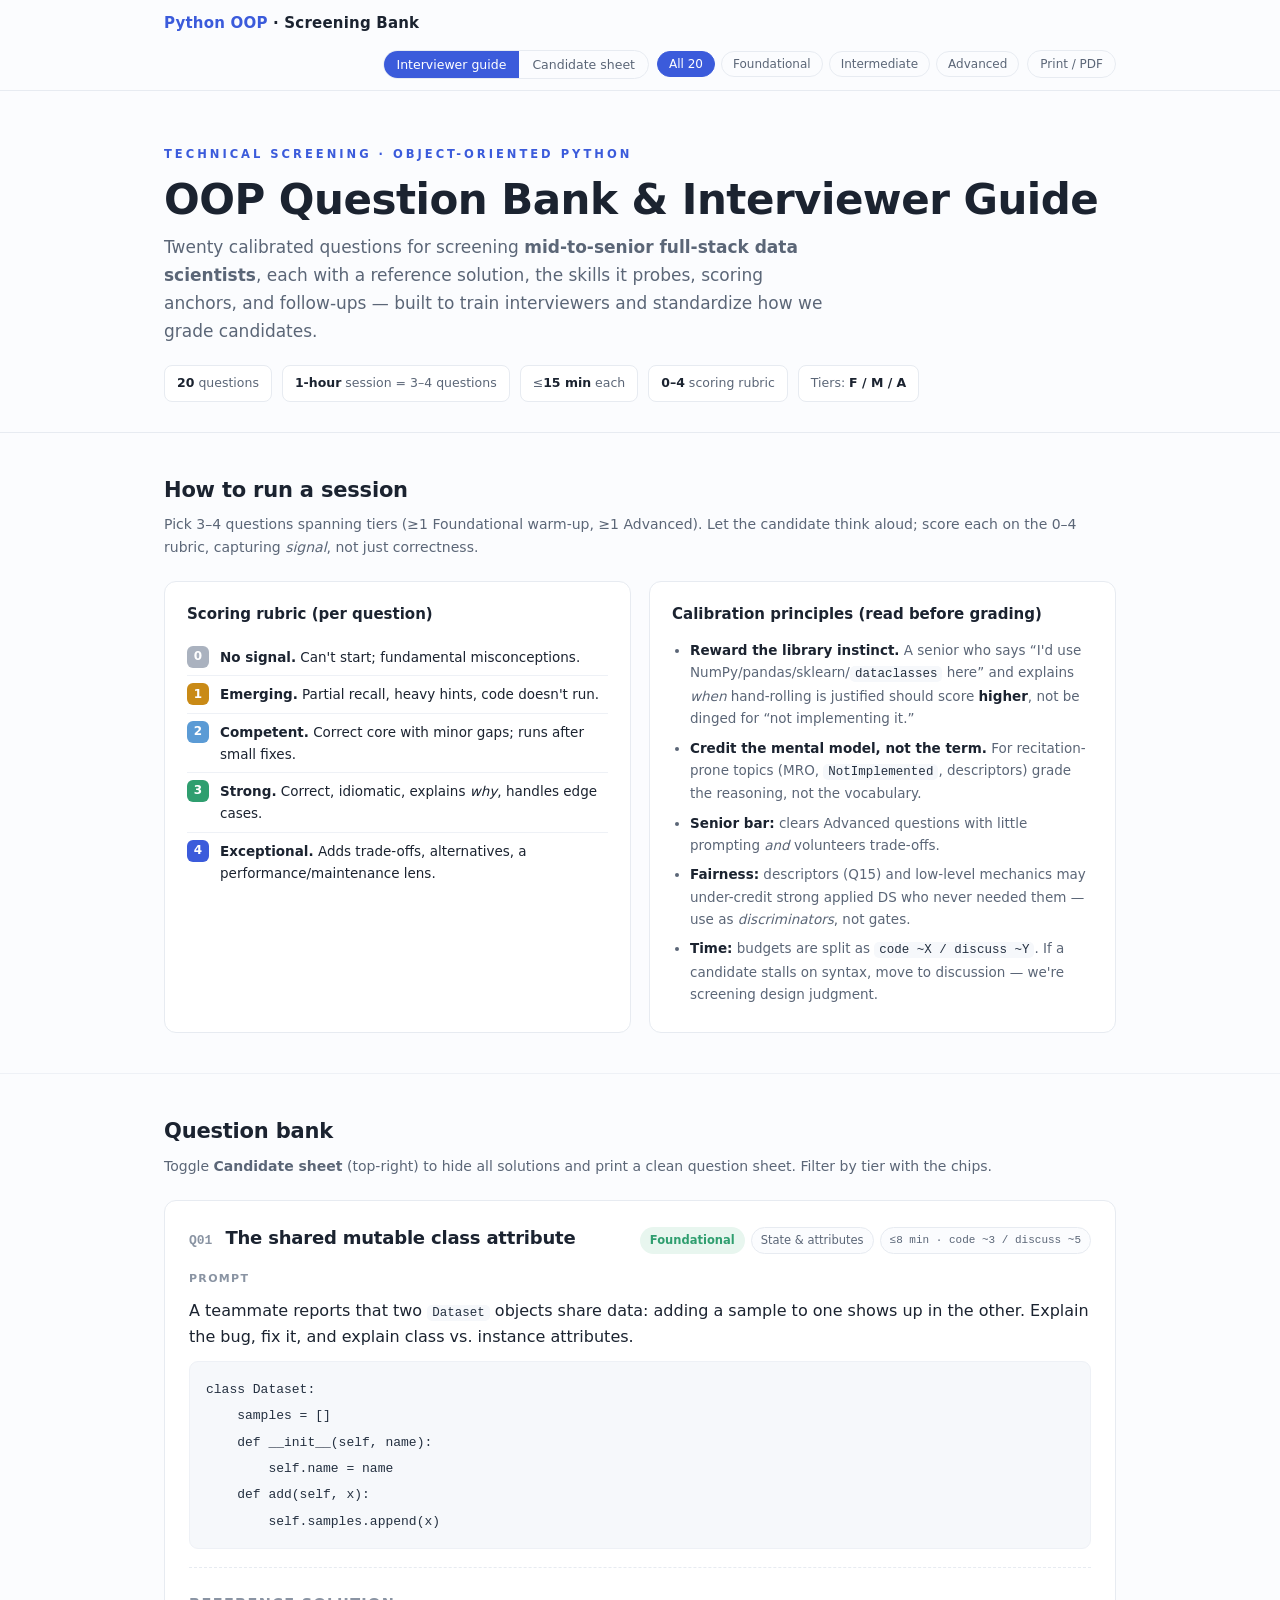
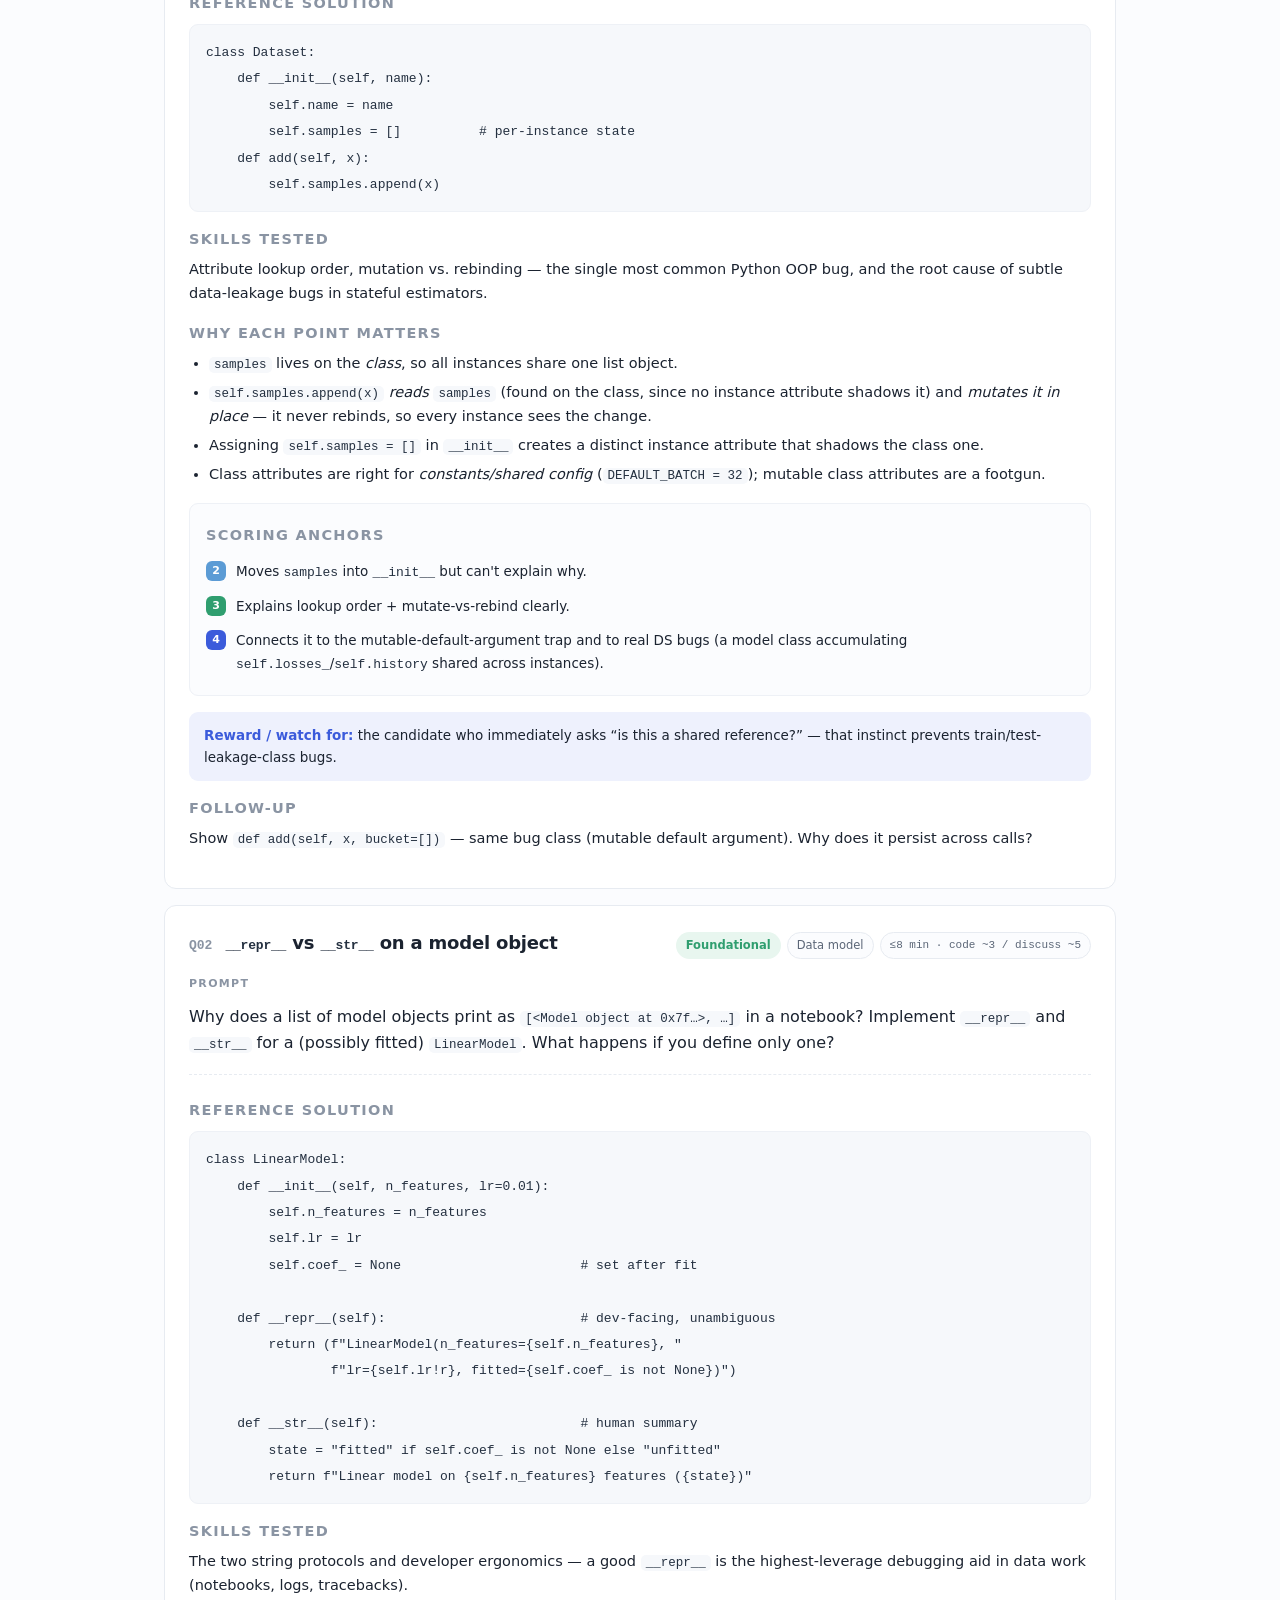
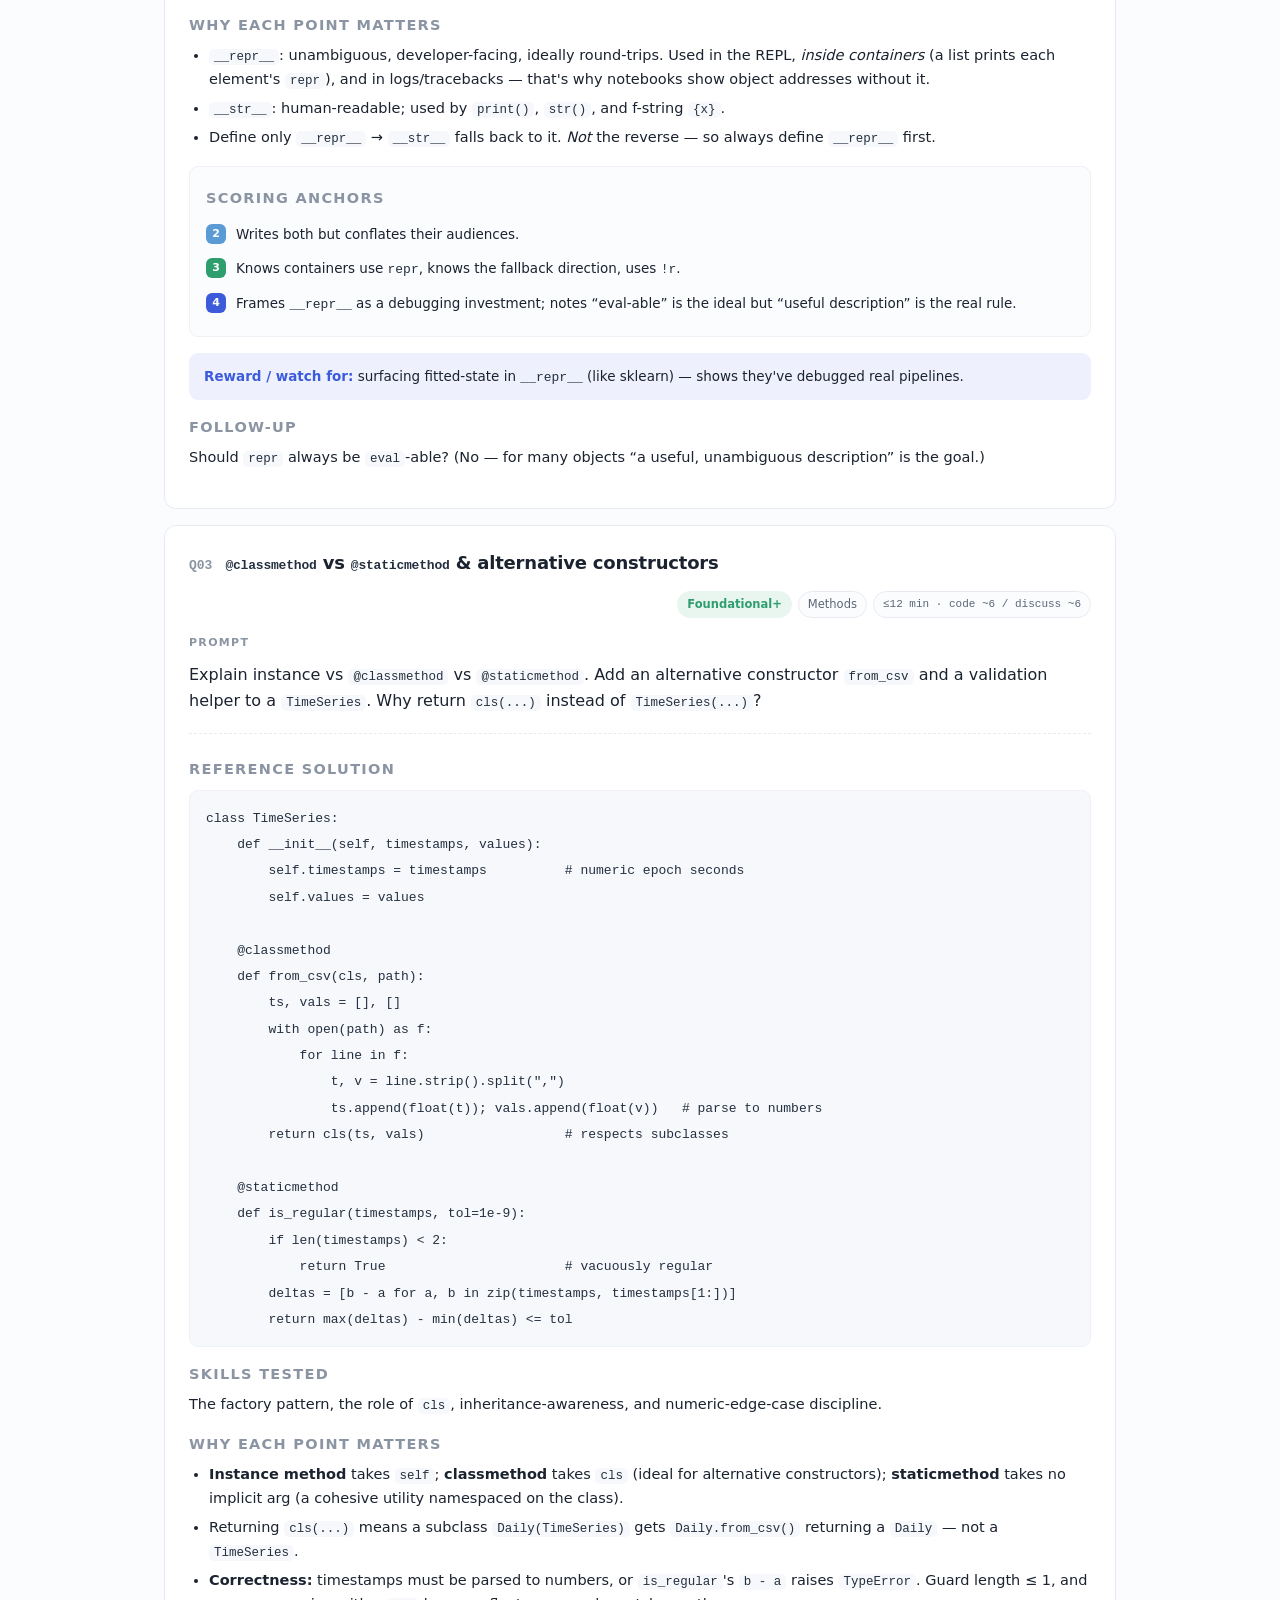
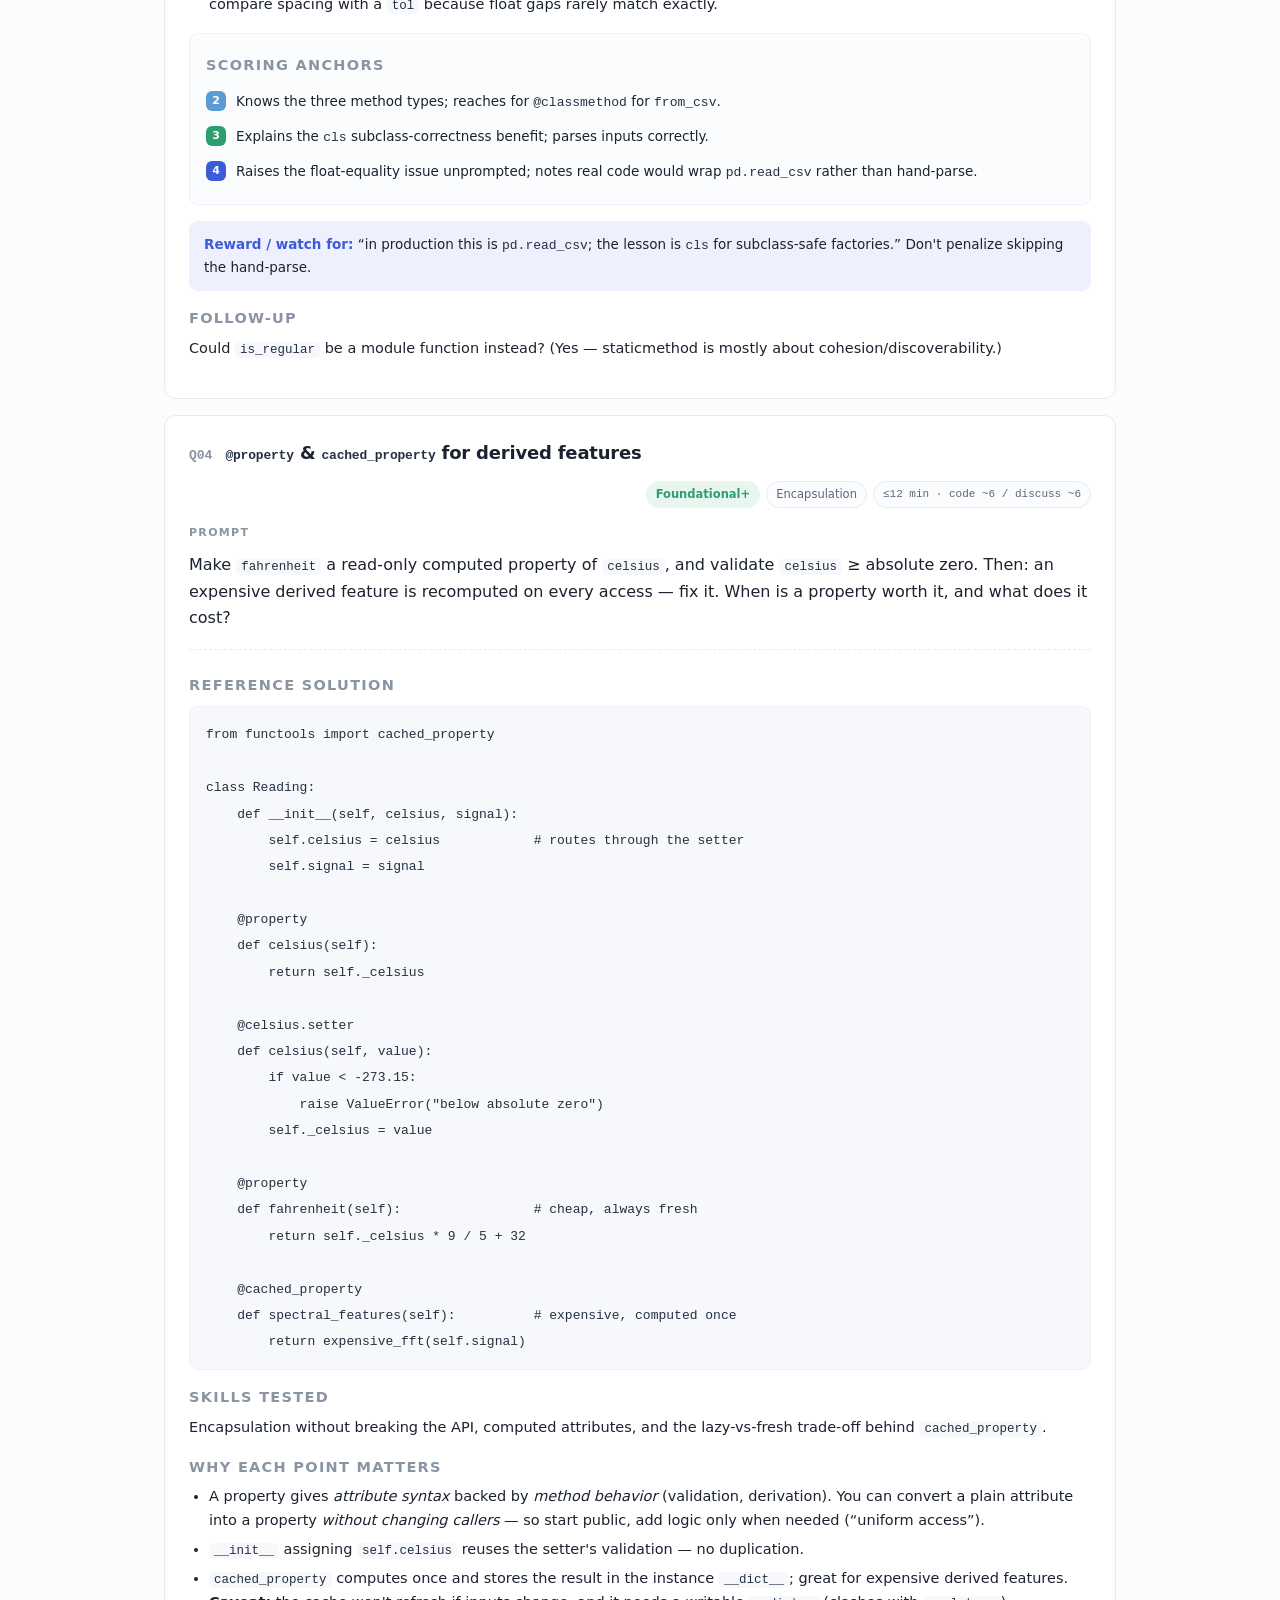
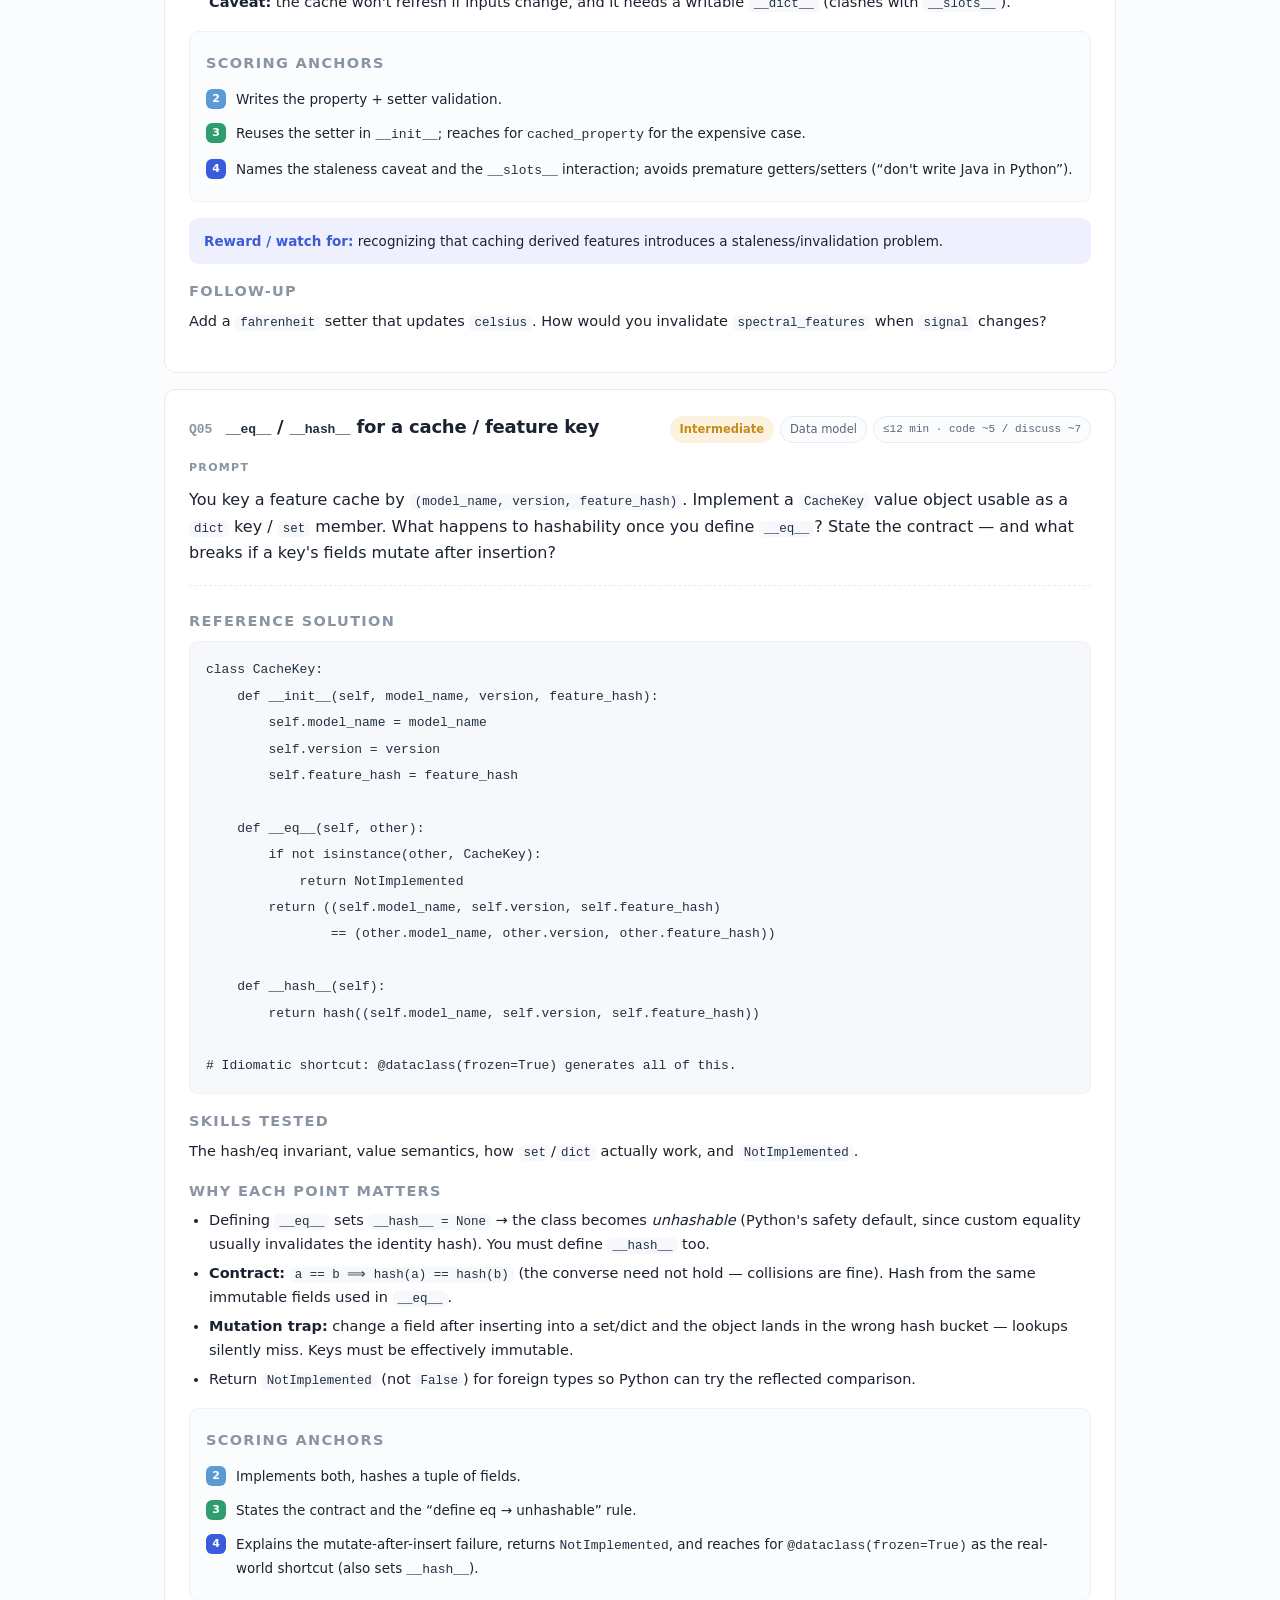
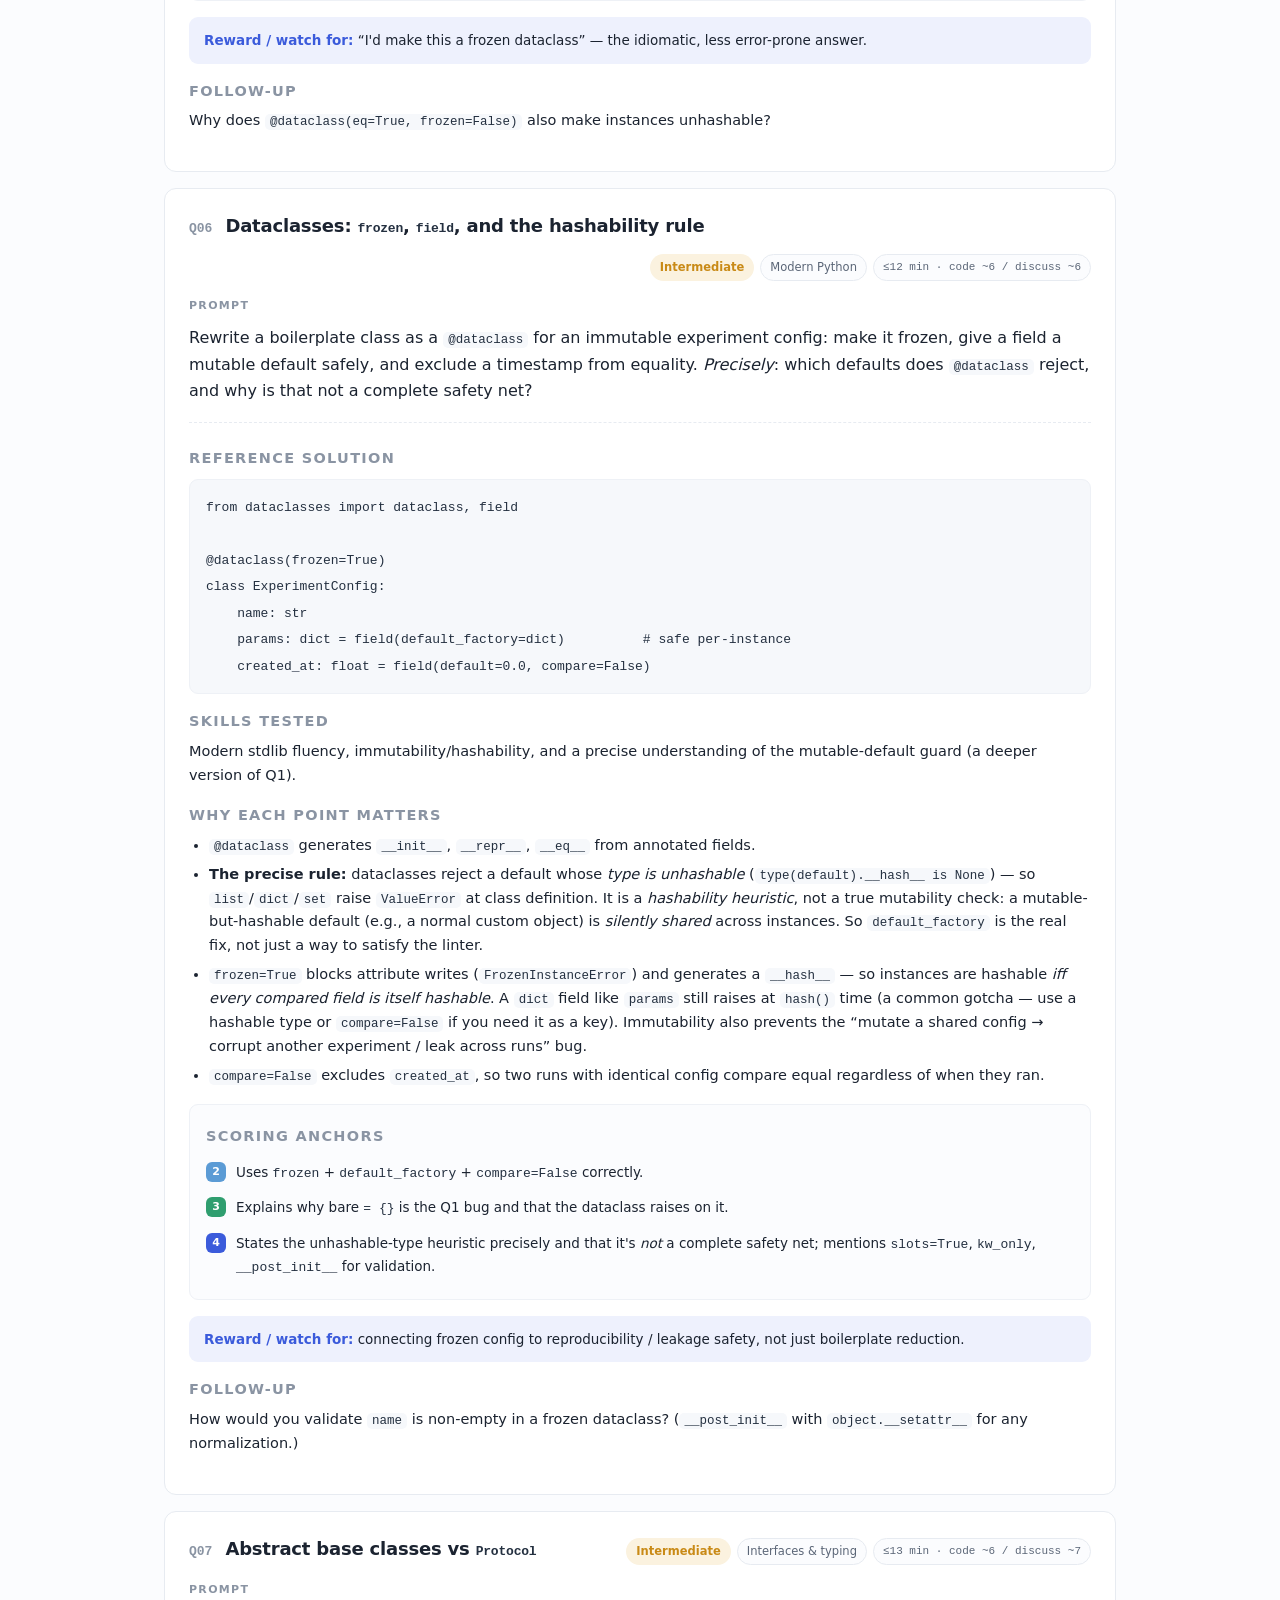
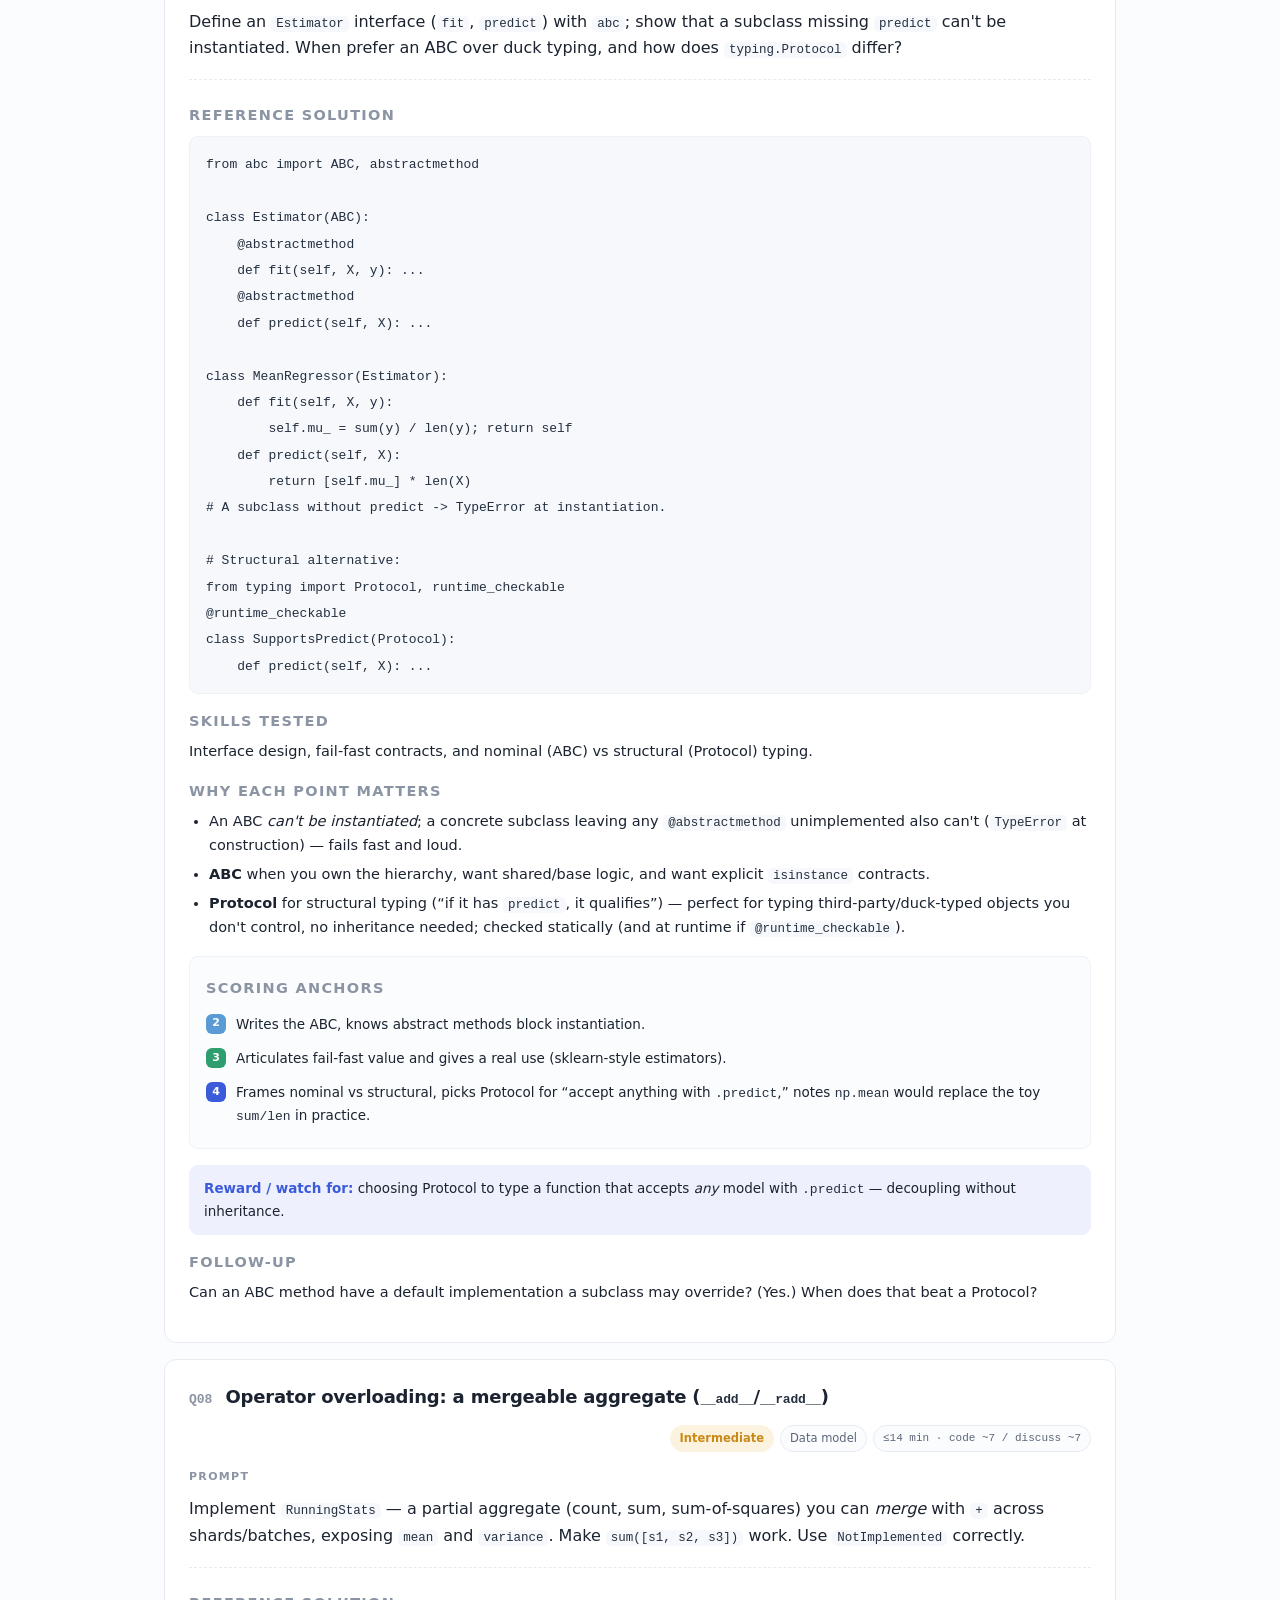
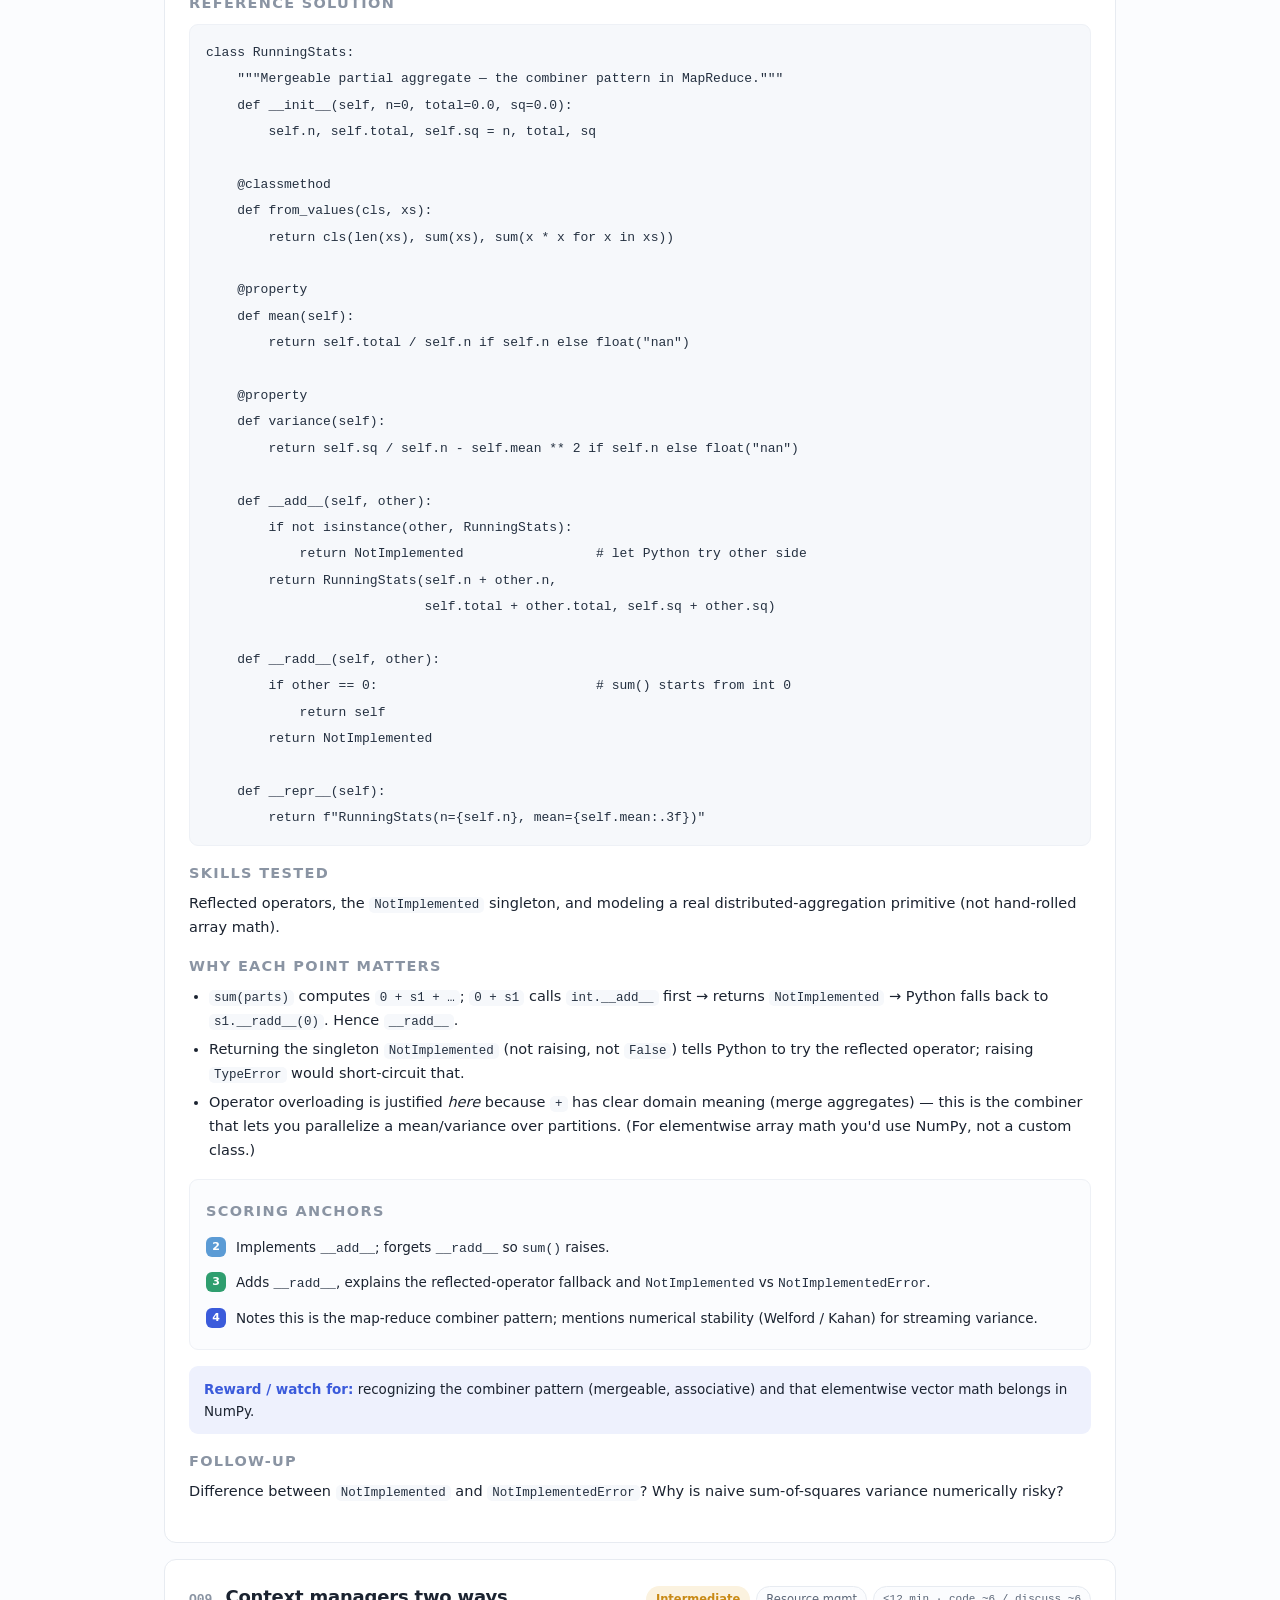
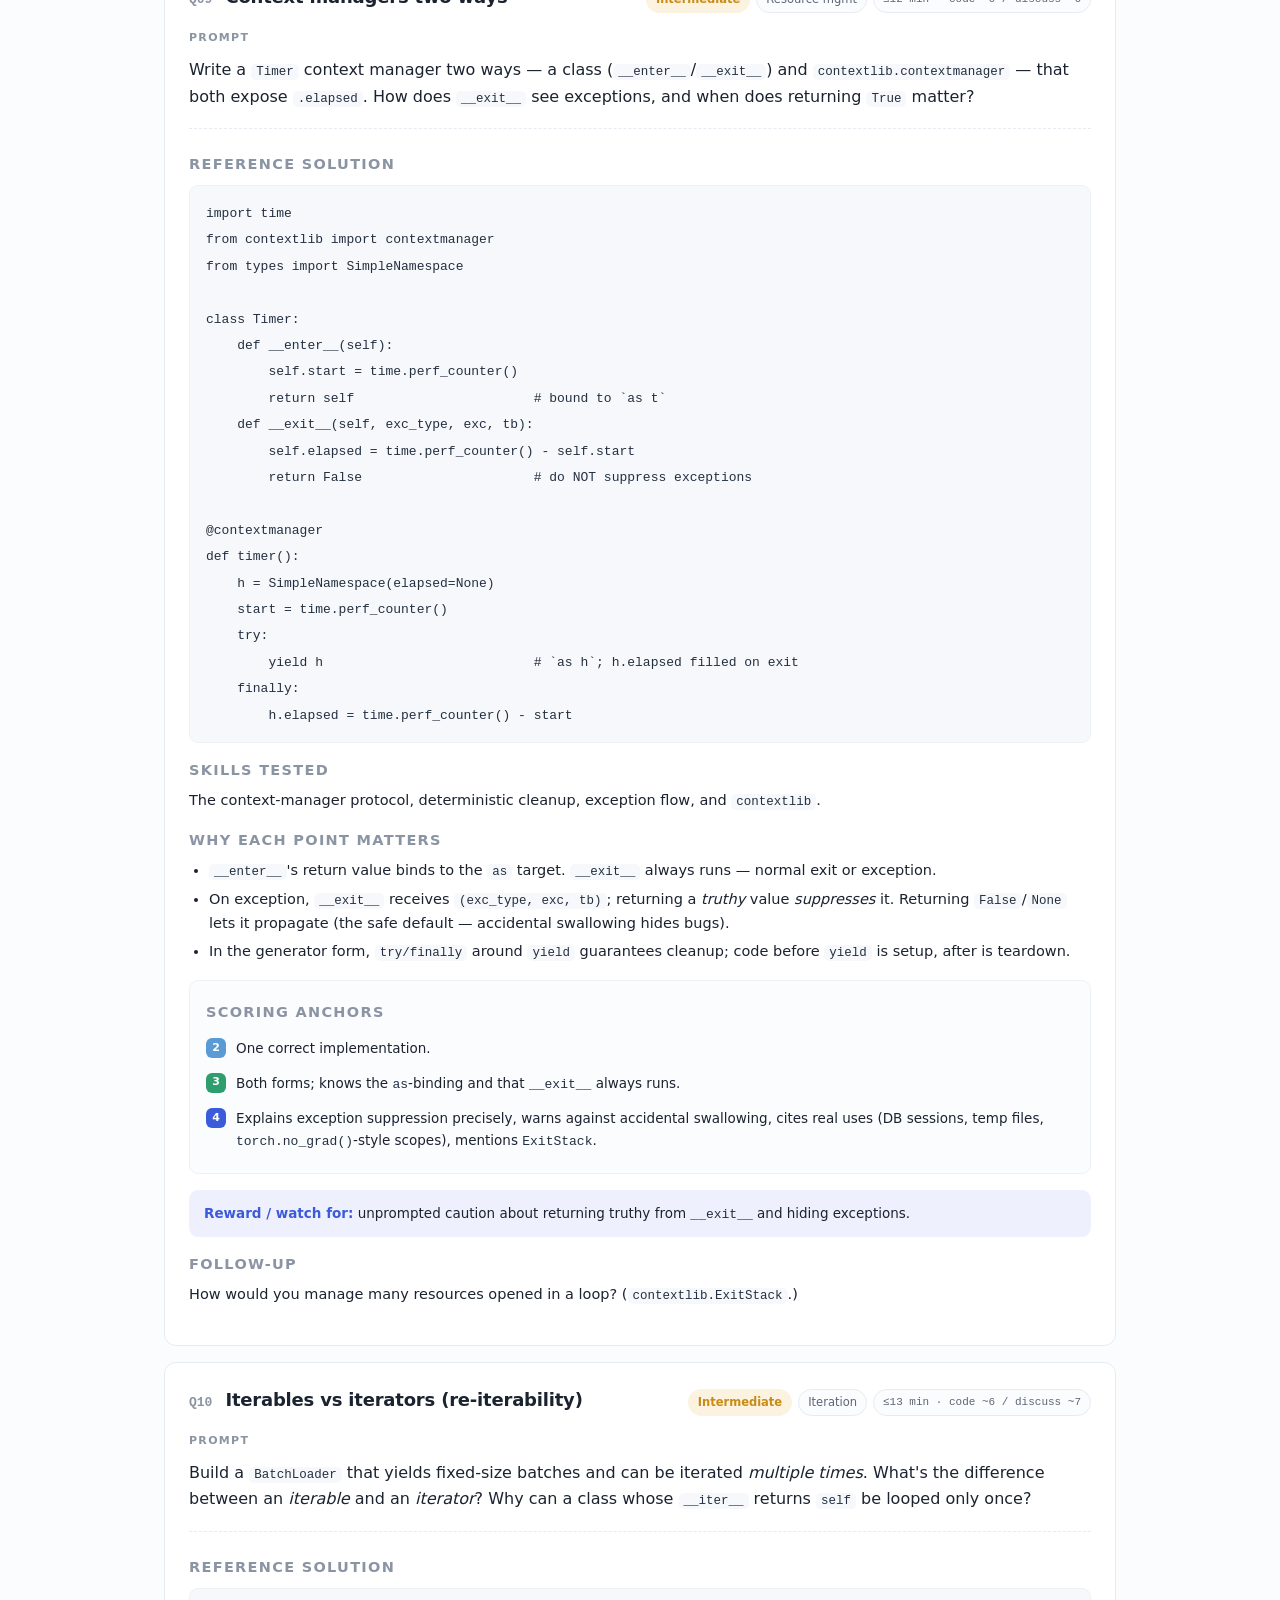
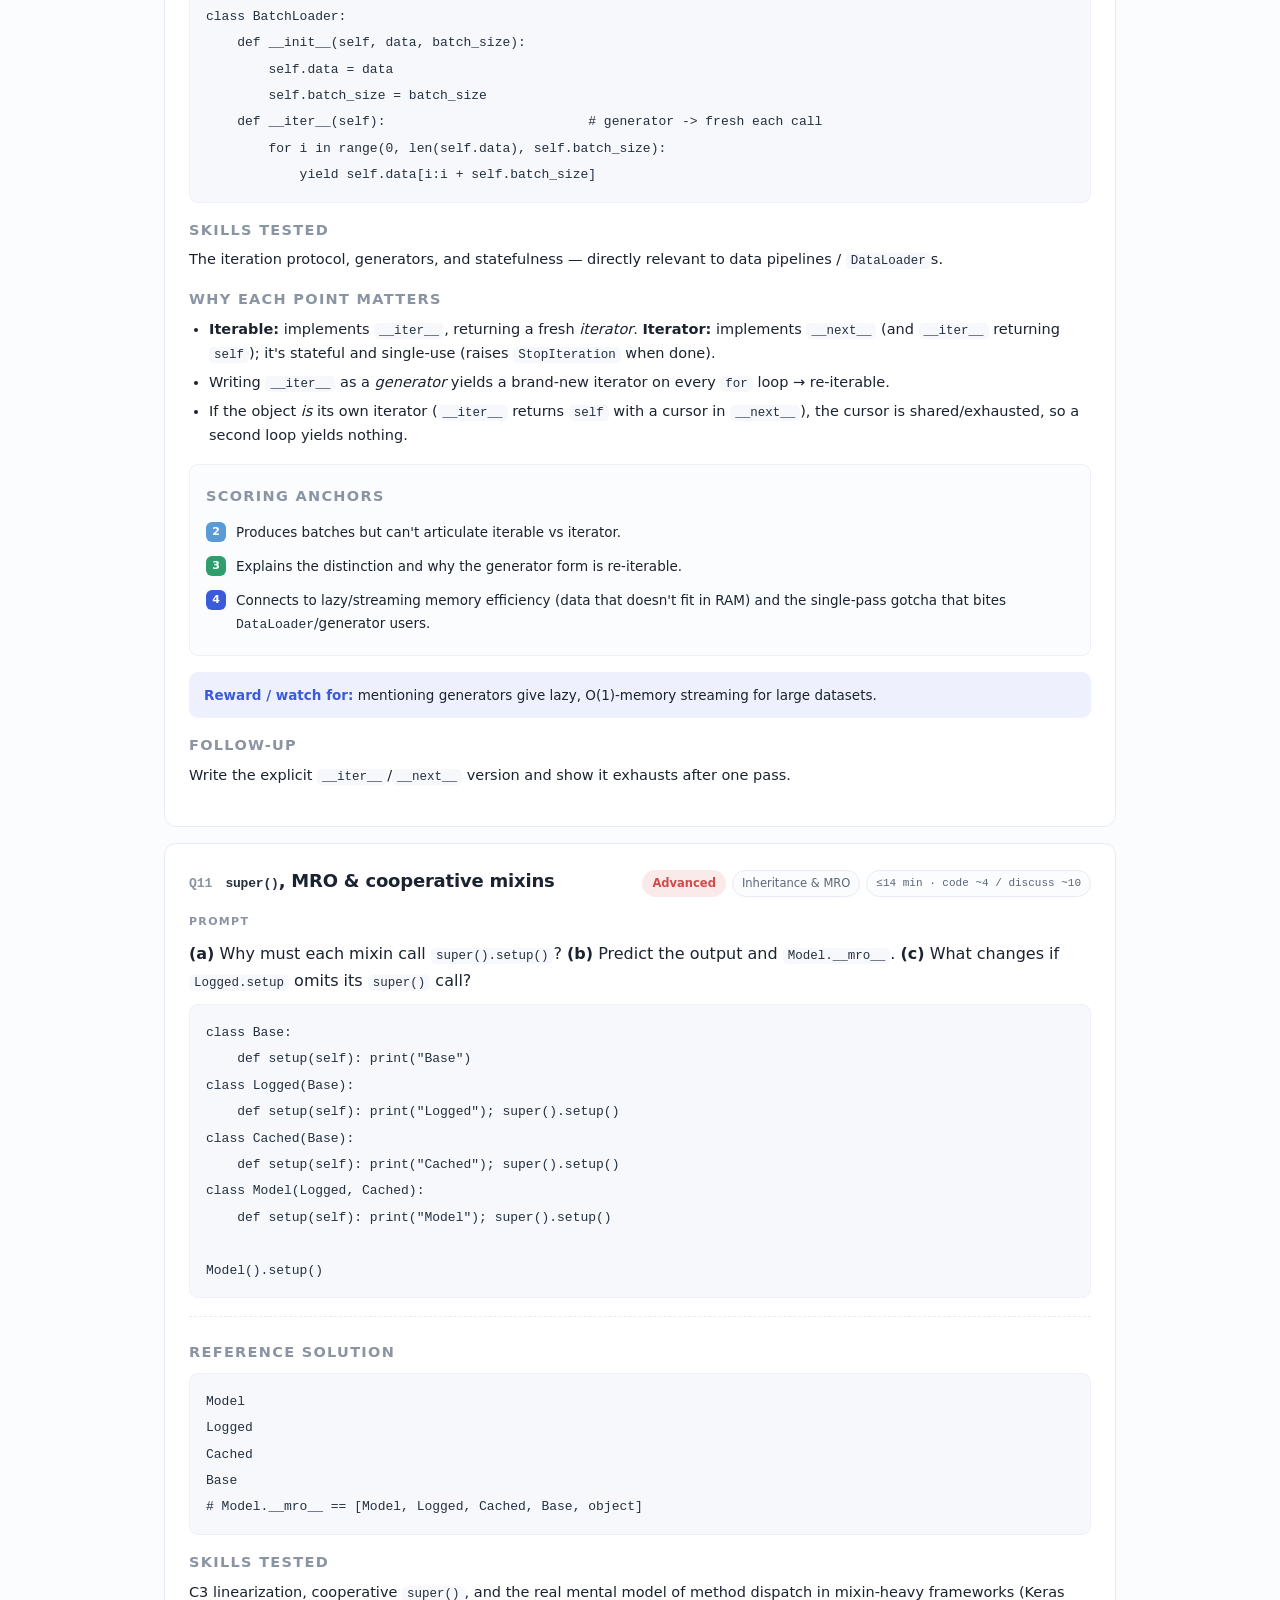
<file: python-oop-interview/index.html>
<!DOCTYPE html>
<html lang="en">
<head>
<meta charset="UTF-8" />
<meta name="viewport" content="width=device-width, initial-scale=1.0" />
<title>Python OOP · Technical Screening Bank — Full-Stack Data Scientist</title>
<style>
  /* ============================================================
     Python OOP Screening Bank · self-contained, no dependencies
     Minimalist: neutral ink + one accent, generous whitespace.
     ============================================================ */
  :root{
    --ink:#1b2330; --soft:#5b6677; --faint:#8a94a3;
    --paper:#fbfcfe; --card:#ffffff; --line:#e7ebf1; --line-2:#eef1f6;
    --accent:#3b5bdb; --accent-soft:#eef1fd;
    --f:#2f9e6f; --f-soft:#e8f6ef;   /* Foundational */
    --m:#c98a16; --m-soft:#fbf2df;   /* Intermediate */
    --a:#d04a4a; --a-soft:#fbeaea;   /* Advanced */
    --code-bg:#f6f8fb; --code-ink:#243040;
    --radius:12px;
    --mono:"SF Mono",ui-monospace,"JetBrains Mono","Cascadia Code",Menlo,Consolas,monospace;
    --sans:-apple-system,BlinkMacSystemFont,"Segoe UI",Roboto,"Helvetica Neue",system-ui,sans-serif;
  }
  *{box-sizing:border-box}
  html{scroll-behavior:smooth}
  body{margin:0;font-family:var(--sans);color:var(--ink);background:var(--paper);
       line-height:1.65;font-size:16px;-webkit-font-smoothing:antialiased}

  /* topbar */
  .topbar{position:sticky;top:0;z-index:50;background:rgba(251,252,254,.9);
          backdrop-filter:blur(10px);border-bottom:1px solid var(--line)}
  .topbar-inner{max-width:1000px;margin:0 auto;padding:11px 24px;display:flex;
                align-items:center;gap:14px;flex-wrap:wrap}
  .brand{font-weight:700;letter-spacing:.2px;font-size:15px;white-space:nowrap}
  .brand .py{color:var(--accent)}
  .controls{margin-left:auto;display:flex;gap:8px;flex-wrap:wrap;align-items:center}
  .seg{display:inline-flex;border:1px solid var(--line);border-radius:999px;overflow:hidden}
  .seg button{font-family:inherit;font-size:12.5px;border:0;background:transparent;
              color:var(--soft);padding:6px 13px;cursor:pointer;transition:.15s}
  .seg button.on{background:var(--accent);color:#fff}
  .chipbar{display:flex;gap:6px;flex-wrap:wrap}
  .chip{font-size:12px;color:var(--soft);background:transparent;border:1px solid var(--line);
        padding:5px 11px;border-radius:999px;cursor:pointer;transition:.15s;font-family:inherit}
  .chip:hover{border-color:var(--accent);color:var(--accent)}
  .chip.on{background:var(--accent);border-color:var(--accent);color:#fff}
  .btn-print{font-family:inherit;font-size:12px;color:var(--soft);background:transparent;
             border:1px solid var(--line);padding:6px 12px;border-radius:999px;cursor:pointer}
  .btn-print:hover{border-color:var(--accent);color:var(--accent)}

  .wrap{max-width:1000px;margin:0 auto;padding:0 24px}

  /* hero */
  .hero{padding:54px 0 30px;border-bottom:1px solid var(--line)}
  .kicker{letter-spacing:3px;font-size:11.5px;color:var(--accent);text-transform:uppercase;font-weight:600}
  h1{font-size:clamp(28px,4.4vw,42px);line-height:1.12;margin:12px 0 10px;font-weight:750;letter-spacing:-.5px}
  .hero .lead{font-size:17px;color:var(--soft);max-width:660px;margin:0}
  .meta-row{display:flex;gap:10px;flex-wrap:wrap;margin-top:20px}
  .meta{font-size:12.5px;color:var(--soft);background:var(--card);border:1px solid var(--line);
        padding:7px 12px;border-radius:8px}
  .meta b{color:var(--ink);font-weight:650}

  section{padding:40px 0;border-bottom:1px solid var(--line-2)}
  h2{font-size:21px;margin:0 0 6px;font-weight:700;letter-spacing:-.2px}
  .section-sub{color:var(--soft);font-size:14px;margin:0 0 22px}

  /* how-to / rubric */
  .grid2{display:grid;grid-template-columns:1fr 1fr;gap:18px}
  .panel{background:var(--card);border:1px solid var(--line);border-radius:var(--radius);padding:20px 22px}
  .panel h3{margin:0 0 12px;font-size:15px;font-weight:700}
  .rubric{list-style:none;margin:0;padding:0}
  .rubric li{display:flex;gap:11px;padding:7px 0;border-top:1px solid var(--line-2);font-size:13.5px}
  .rubric li:first-child{border-top:0}
  .score{flex:0 0 auto;width:22px;height:22px;border-radius:6px;display:grid;place-items:center;
         font-size:12px;font-weight:700;color:#fff;background:var(--ink)}
  .score.s0{background:#aab2bf}.score.s1{background:#c98a16}.score.s2{background:#5b9bd5}
  .score.s3{background:#2f9e6f}.score.s4{background:var(--accent)}
  .principles{margin:0;padding-left:18px;font-size:13.5px;color:var(--soft)}
  .principles li{margin:7px 0}
  .principles b{color:var(--ink)}

  /* question cards */
  .qcard{background:var(--card);border:1px solid var(--line);border-radius:var(--radius);
         padding:22px 24px;margin:16px 0;scroll-margin-top:80px}
  .qhead{display:flex;align-items:baseline;gap:13px;flex-wrap:wrap}
  .qnum{font-family:var(--mono);font-size:13px;color:var(--faint);font-weight:600;flex:0 0 auto}
  .qhead h3{margin:0;font-size:18px;font-weight:700;letter-spacing:-.2px}
  .tags{display:flex;gap:6px;flex-wrap:wrap;margin-left:auto}
  .tag{font-size:11.5px;color:var(--soft);background:var(--paper);border:1px solid var(--line);
       padding:3px 9px;border-radius:999px;white-space:nowrap}
  .tag.time{font-family:var(--mono);font-size:11px}
  .tag.tier-F{background:var(--f-soft);color:var(--f);border-color:transparent;font-weight:600}
  .tag.tier-M{background:var(--m-soft);color:var(--m);border-color:transparent;font-weight:600}
  .tag.tier-A{background:var(--a-soft);color:var(--a);border-color:transparent;font-weight:600}

  .label{font-size:11px;letter-spacing:1.3px;text-transform:uppercase;color:var(--faint);
         font-weight:700;margin:0 0 6px}
  .prompt{margin-top:16px}
  .prompt p{margin:0 0 10px}

  pre{background:var(--code-bg);border:1px solid var(--line-2);border-radius:9px;padding:14px 16px;
      overflow:auto;margin:8px 0}
  code{font-family:var(--mono);font-size:13px;color:var(--code-ink)}
  p code,li code{background:var(--code-bg);padding:1px 5px;border-radius:5px;font-size:12.5px}
  pre code{background:none;padding:0}

  .guide{margin-top:18px;padding-top:18px;border-top:1px dashed var(--line)}
  .block{margin:16px 0}
  .block:first-child{margin-top:0}
  .block ul{margin:6px 0;padding-left:20px}
  .block li{margin:5px 0;font-size:14.5px}
  .block>p{margin:6px 0;font-size:14.5px}

  .bands{background:var(--paper);border:1px solid var(--line-2);border-radius:9px;padding:14px 16px}
  .band{display:flex;gap:10px;padding:6px 0;font-size:13.5px;align-items:flex-start}
  .band .s{flex:0 0 auto;width:20px;height:20px;border-radius:6px;display:grid;place-items:center;
           font-size:11px;font-weight:700;color:#fff;margin-top:1px}
  .band .s2{background:#5b9bd5}.band .s3{background:#2f9e6f}.band .s4{background:var(--accent)}
  .reward{background:var(--accent-soft);border-radius:9px;padding:12px 15px;font-size:13.5px}
  .reward b{color:var(--accent)}

  /* candidate mode hides guides */
  body.mode-candidate .guide{display:none}
  body.mode-candidate .qcard{padding-bottom:22px}

  .hidden{display:none !important}

  /* coverage table */
  table{width:100%;border-collapse:collapse;font-size:14px;margin-top:8px}
  th,td{text-align:left;padding:9px 12px;border-bottom:1px solid var(--line-2)}
  th{font-size:12px;letter-spacing:.4px;text-transform:uppercase;color:var(--faint);font-weight:700}
  td .qref{font-family:var(--mono);font-size:12.5px;color:var(--accent)}
  .sets{display:grid;grid-template-columns:repeat(3,1fr);gap:14px;margin-top:18px}
  .setcard{border:1px solid var(--line);border-radius:10px;padding:15px 17px;background:var(--card)}
  .setcard h4{margin:0 0 8px;font-size:14px}
  .setcard p{margin:0;font-family:var(--mono);font-size:12.5px;color:var(--soft)}

  footer{padding:34px 0 60px;color:var(--faint);font-size:12.5px;text-align:center}

  @media (max-width:720px){
    .grid2,.sets{grid-template-columns:1fr}
    .tags{margin-left:0;width:100%}
    .controls{width:100%}
  }
  @media print{
    .topbar{display:none}
    body.mode-candidate .guide{display:block} /* always print full guide */
    .qcard,.panel,.setcard{break-inside:avoid;border-color:#ccc}
    body{font-size:11pt}
    a{color:inherit;text-decoration:none}
  }
</style>
</head>
<body class="mode-interviewer">

<div class="topbar">
  <div class="topbar-inner">
    <div class="brand"><span class="py">Python OOP</span> · Screening Bank</div>
    <div class="controls">
      <div class="seg" role="group" aria-label="View">
        <button id="view-int" class="on" onclick="setView('interviewer')">Interviewer guide</button>
        <button id="view-cand" onclick="setView('candidate')">Candidate sheet</button>
      </div>
      <div class="chipbar" id="filters">
        <button class="chip on" data-tier="all" onclick="filter('all',this)">All&nbsp;20</button>
        <button class="chip" data-tier="F" onclick="filter('F',this)">Foundational</button>
        <button class="chip" data-tier="M" onclick="filter('M',this)">Intermediate</button>
        <button class="chip" data-tier="A" onclick="filter('A',this)">Advanced</button>
      </div>
      <button class="btn-print" onclick="window.print()">Print / PDF</button>
    </div>
  </div>
</div>

<header class="hero">
  <div class="wrap">
    <div class="kicker">Technical Screening · Object-Oriented Python</div>
    <h1>OOP Question Bank &amp; Interviewer Guide</h1>
    <p class="lead">Twenty calibrated questions for screening <b>mid-to-senior full-stack data scientists</b>,
       each with a reference solution, the skills it probes, scoring anchors, and follow-ups — built to
       train interviewers and standardize how we grade candidates.</p>
    <div class="meta-row">
      <span class="meta"><b>20</b> questions</span>
      <span class="meta"><b>1-hour</b> session = 3–4 questions</span>
      <span class="meta">≤<b>15 min</b> each</span>
      <span class="meta"><b>0–4</b> scoring rubric</span>
      <span class="meta">Tiers: <b>F / M / A</b></span>
    </div>
  </div>
</header>

<!-- ===================== HOW TO USE ===================== -->
<section id="how">
  <div class="wrap">
    <h2>How to run a session</h2>
    <p class="section-sub">Pick 3–4 questions spanning tiers (≥1 Foundational warm-up, ≥1 Advanced).
       Let the candidate think aloud; score each on the 0–4 rubric, capturing <em>signal</em>, not just correctness.</p>
    <div class="grid2">
      <div class="panel">
        <h3>Scoring rubric (per question)</h3>
        <ul class="rubric">
          <li><span class="score s0">0</span><div><b>No signal.</b> Can't start; fundamental misconceptions.</div></li>
          <li><span class="score s1">1</span><div><b>Emerging.</b> Partial recall, heavy hints, code doesn't run.</div></li>
          <li><span class="score s2">2</span><div><b>Competent.</b> Correct core with minor gaps; runs after small fixes.</div></li>
          <li><span class="score s3">3</span><div><b>Strong.</b> Correct, idiomatic, explains <em>why</em>, handles edge cases.</div></li>
          <li><span class="score s4">4</span><div><b>Exceptional.</b> Adds trade-offs, alternatives, a performance/maintenance lens.</div></li>
        </ul>
      </div>
      <div class="panel">
        <h3>Calibration principles (read before grading)</h3>
        <ul class="principles">
          <li><b>Reward the library instinct.</b> A senior who says “I'd use NumPy/pandas/sklearn/<code>dataclasses</code> here” and explains <em>when</em> hand-rolling is justified should score <b>higher</b>, not be dinged for “not implementing it.”</li>
          <li><b>Credit the mental model, not the term.</b> For recitation-prone topics (MRO, <code>NotImplemented</code>, descriptors) grade the reasoning, not the vocabulary.</li>
          <li><b>Senior bar:</b> clears Advanced questions with little prompting <em>and</em> volunteers trade-offs.</li>
          <li><b>Fairness:</b> descriptors (Q15) and low-level mechanics may under-credit strong applied DS who never needed them — use as <em>discriminators</em>, not gates.</li>
          <li><b>Time:</b> budgets are split as <code>code ~X / discuss ~Y</code>. If a candidate stalls on syntax, move to discussion — we're screening design judgment.</li>
        </ul>
      </div>
    </div>
  </div>
</section>

<!-- ===================== QUESTIONS ===================== -->
<section id="questions">
  <div class="wrap">
    <h2>Question bank</h2>
    <p class="section-sub">Toggle <b>Candidate sheet</b> (top-right) to hide all solutions and print a clean question sheet.
       Filter by tier with the chips.</p>

    <!-- Q1 -->
    <article class="qcard" data-tier="F">
      <header class="qhead">
        <span class="qnum">Q01</span><h3>The shared mutable class attribute</h3>
        <div class="tags"><span class="tag tier-F">Foundational</span><span class="tag">State &amp; attributes</span><span class="tag time">≤8 min · code ~3 / discuss ~5</span></div>
      </header>
      <div class="prompt">
        <p class="label">Prompt</p>
        <p>A teammate reports that two <code>Dataset</code> objects share data: adding a sample to one shows up in the other. Explain the bug, fix it, and explain class vs. instance attributes.</p>
<pre><code>class Dataset:
    samples = []
    def __init__(self, name):
        self.name = name
    def add(self, x):
        self.samples.append(x)</code></pre>
      </div>
      <div class="guide">
        <div class="block"><p class="label">Reference solution</p>
<pre><code>class Dataset:
    def __init__(self, name):
        self.name = name
        self.samples = []          # per-instance state
    def add(self, x):
        self.samples.append(x)</code></pre></div>
        <div class="block"><p class="label">Skills tested</p><p>Attribute lookup order, mutation vs. rebinding — the single most common Python OOP bug, and the root cause of subtle data-leakage bugs in stateful estimators.</p></div>
        <div class="block"><p class="label">Why each point matters</p>
          <ul>
            <li><code>samples</code> lives on the <em>class</em>, so all instances share one list object.</li>
            <li><code>self.samples.append(x)</code> <em>reads</em> <code>samples</code> (found on the class, since no instance attribute shadows it) and <em>mutates it in place</em> — it never rebinds, so every instance sees the change.</li>
            <li>Assigning <code>self.samples = []</code> in <code>__init__</code> creates a distinct instance attribute that shadows the class one.</li>
            <li>Class attributes are right for <em>constants/shared config</em> (<code>DEFAULT_BATCH = 32</code>); mutable class attributes are a footgun.</li>
          </ul></div>
        <div class="block bands"><p class="label">Scoring anchors</p>
          <div class="band"><span class="s s2">2</span><div>Moves <code>samples</code> into <code>__init__</code> but can't explain why.</div></div>
          <div class="band"><span class="s s3">3</span><div>Explains lookup order + mutate-vs-rebind clearly.</div></div>
          <div class="band"><span class="s s4">4</span><div>Connects it to the mutable-default-argument trap and to real DS bugs (a model class accumulating <code>self.losses_</code>/<code>self.history</code> shared across instances).</div></div></div>
        <div class="block reward"><b>Reward / watch for:</b> the candidate who immediately asks “is this a shared reference?” — that instinct prevents train/test-leakage-class bugs.</div>
        <div class="block"><p class="label">Follow-up</p><p>Show <code>def add(self, x, bucket=[])</code> — same bug class (mutable default argument). Why does it persist across calls?</p></div>
      </div>
    </article>

    <!-- Q2 -->
    <article class="qcard" data-tier="F">
      <header class="qhead">
        <span class="qnum">Q02</span><h3><code>__repr__</code> vs <code>__str__</code> on a model object</h3>
        <div class="tags"><span class="tag tier-F">Foundational</span><span class="tag">Data model</span><span class="tag time">≤8 min · code ~3 / discuss ~5</span></div>
      </header>
      <div class="prompt">
        <p class="label">Prompt</p>
        <p>Why does a list of model objects print as <code>[&lt;Model object at 0x7f…&gt;, …]</code> in a notebook? Implement <code>__repr__</code> and <code>__str__</code> for a (possibly fitted) <code>LinearModel</code>. What happens if you define only one?</p>
      </div>
      <div class="guide">
        <div class="block"><p class="label">Reference solution</p>
<pre><code>class LinearModel:
    def __init__(self, n_features, lr=0.01):
        self.n_features = n_features
        self.lr = lr
        self.coef_ = None                       # set after fit

    def __repr__(self):                         # dev-facing, unambiguous
        return (f"LinearModel(n_features={self.n_features}, "
                f"lr={self.lr!r}, fitted={self.coef_ is not None})")

    def __str__(self):                          # human summary
        state = "fitted" if self.coef_ is not None else "unfitted"
        return f"Linear model on {self.n_features} features ({state})"</code></pre></div>
        <div class="block"><p class="label">Skills tested</p><p>The two string protocols and developer ergonomics — a good <code>__repr__</code> is the highest-leverage debugging aid in data work (notebooks, logs, tracebacks).</p></div>
        <div class="block"><p class="label">Why each point matters</p>
          <ul>
            <li><code>__repr__</code>: unambiguous, developer-facing, ideally round-trips. Used in the REPL, <em>inside containers</em> (a list prints each element's <code>repr</code>), and in logs/tracebacks — that's why notebooks show object addresses without it.</li>
            <li><code>__str__</code>: human-readable; used by <code>print()</code>, <code>str()</code>, and f-string <code>{x}</code>.</li>
            <li>Define only <code>__repr__</code> → <code>__str__</code> falls back to it. <em>Not</em> the reverse — so always define <code>__repr__</code> first.</li>
          </ul></div>
        <div class="block bands"><p class="label">Scoring anchors</p>
          <div class="band"><span class="s s2">2</span><div>Writes both but conflates their audiences.</div></div>
          <div class="band"><span class="s s3">3</span><div>Knows containers use <code>repr</code>, knows the fallback direction, uses <code>!r</code>.</div></div>
          <div class="band"><span class="s s4">4</span><div>Frames <code>__repr__</code> as a debugging investment; notes “eval-able” is the ideal but “useful description” is the real rule.</div></div></div>
        <div class="block reward"><b>Reward / watch for:</b> surfacing fitted-state in <code>__repr__</code> (like sklearn) — shows they've debugged real pipelines.</div>
        <div class="block"><p class="label">Follow-up</p><p>Should <code>repr</code> always be <code>eval</code>-able? (No — for many objects “a useful, unambiguous description” is the goal.)</p></div>
      </div>
    </article>

    <!-- Q3 -->
    <article class="qcard" data-tier="F">
      <header class="qhead">
        <span class="qnum">Q03</span><h3><code>@classmethod</code> vs <code>@staticmethod</code> &amp; alternative constructors</h3>
        <div class="tags"><span class="tag tier-F">Foundational+</span><span class="tag">Methods</span><span class="tag time">≤12 min · code ~6 / discuss ~6</span></div>
      </header>
      <div class="prompt">
        <p class="label">Prompt</p>
        <p>Explain instance vs <code>@classmethod</code> vs <code>@staticmethod</code>. Add an alternative constructor <code>from_csv</code> and a validation helper to a <code>TimeSeries</code>. Why return <code>cls(...)</code> instead of <code>TimeSeries(...)</code>?</p>
      </div>
      <div class="guide">
        <div class="block"><p class="label">Reference solution</p>
<pre><code>class TimeSeries:
    def __init__(self, timestamps, values):
        self.timestamps = timestamps          # numeric epoch seconds
        self.values = values

    @classmethod
    def from_csv(cls, path):
        ts, vals = [], []
        with open(path) as f:
            for line in f:
                t, v = line.strip().split(",")
                ts.append(float(t)); vals.append(float(v))   # parse to numbers
        return cls(ts, vals)                  # respects subclasses

    @staticmethod
    def is_regular(timestamps, tol=1e-9):
        if len(timestamps) &lt; 2:
            return True                       # vacuously regular
        deltas = [b - a for a, b in zip(timestamps, timestamps[1:])]
        return max(deltas) - min(deltas) &lt;= tol</code></pre></div>
        <div class="block"><p class="label">Skills tested</p><p>The factory pattern, the role of <code>cls</code>, inheritance-awareness, and numeric-edge-case discipline.</p></div>
        <div class="block"><p class="label">Why each point matters</p>
          <ul>
            <li><b>Instance method</b> takes <code>self</code>; <b>classmethod</b> takes <code>cls</code> (ideal for alternative constructors); <b>staticmethod</b> takes no implicit arg (a cohesive utility namespaced on the class).</li>
            <li>Returning <code>cls(...)</code> means a subclass <code>Daily(TimeSeries)</code> gets <code>Daily.from_csv()</code> returning a <code>Daily</code> — not a <code>TimeSeries</code>.</li>
            <li><b>Correctness:</b> timestamps must be parsed to numbers, or <code>is_regular</code>'s <code>b - a</code> raises <code>TypeError</code>. Guard length ≤ 1, and compare spacing with a <code>tol</code> because float gaps rarely match exactly.</li>
          </ul></div>
        <div class="block bands"><p class="label">Scoring anchors</p>
          <div class="band"><span class="s s2">2</span><div>Knows the three method types; reaches for <code>@classmethod</code> for <code>from_csv</code>.</div></div>
          <div class="band"><span class="s s3">3</span><div>Explains the <code>cls</code> subclass-correctness benefit; parses inputs correctly.</div></div>
          <div class="band"><span class="s s4">4</span><div>Raises the float-equality issue unprompted; notes real code would wrap <code>pd.read_csv</code> rather than hand-parse.</div></div></div>
        <div class="block reward"><b>Reward / watch for:</b> “in production this is <code>pd.read_csv</code>; the lesson is <code>cls</code> for subclass-safe factories.” Don't penalize skipping the hand-parse.</div>
        <div class="block"><p class="label">Follow-up</p><p>Could <code>is_regular</code> be a module function instead? (Yes — staticmethod is mostly about cohesion/discoverability.)</p></div>
      </div>
    </article>

    <!-- Q4 -->
    <article class="qcard" data-tier="F">
      <header class="qhead">
        <span class="qnum">Q04</span><h3><code>@property</code> &amp; <code>cached_property</code> for derived features</h3>
        <div class="tags"><span class="tag tier-F">Foundational+</span><span class="tag">Encapsulation</span><span class="tag time">≤12 min · code ~6 / discuss ~6</span></div>
      </header>
      <div class="prompt">
        <p class="label">Prompt</p>
        <p>Make <code>fahrenheit</code> a read-only computed property of <code>celsius</code>, and validate <code>celsius</code> ≥ absolute zero. Then: an expensive derived feature is recomputed on every access — fix it. When is a property worth it, and what does it cost?</p>
      </div>
      <div class="guide">
        <div class="block"><p class="label">Reference solution</p>
<pre><code>from functools import cached_property

class Reading:
    def __init__(self, celsius, signal):
        self.celsius = celsius            # routes through the setter
        self.signal = signal

    @property
    def celsius(self):
        return self._celsius

    @celsius.setter
    def celsius(self, value):
        if value &lt; -273.15:
            raise ValueError("below absolute zero")
        self._celsius = value

    @property
    def fahrenheit(self):                 # cheap, always fresh
        return self._celsius * 9 / 5 + 32

    @cached_property
    def spectral_features(self):          # expensive, computed once
        return expensive_fft(self.signal)</code></pre></div>
        <div class="block"><p class="label">Skills tested</p><p>Encapsulation without breaking the API, computed attributes, and the lazy-vs-fresh trade-off behind <code>cached_property</code>.</p></div>
        <div class="block"><p class="label">Why each point matters</p>
          <ul>
            <li>A property gives <em>attribute syntax</em> backed by <em>method behavior</em> (validation, derivation). You can convert a plain attribute into a property <em>without changing callers</em> — so start public, add logic only when needed (“uniform access”).</li>
            <li><code>__init__</code> assigning <code>self.celsius</code> reuses the setter's validation — no duplication.</li>
            <li><code>cached_property</code> computes once and stores the result in the instance <code>__dict__</code>; great for expensive derived features. <b>Caveat:</b> the cache won't refresh if inputs change, and it needs a writable <code>__dict__</code> (clashes with <code>__slots__</code>).</li>
          </ul></div>
        <div class="block bands"><p class="label">Scoring anchors</p>
          <div class="band"><span class="s s2">2</span><div>Writes the property + setter validation.</div></div>
          <div class="band"><span class="s s3">3</span><div>Reuses the setter in <code>__init__</code>; reaches for <code>cached_property</code> for the expensive case.</div></div>
          <div class="band"><span class="s s4">4</span><div>Names the staleness caveat and the <code>__slots__</code> interaction; avoids premature getters/setters (“don't write Java in Python”).</div></div></div>
        <div class="block reward"><b>Reward / watch for:</b> recognizing that caching derived features introduces a staleness/invalidation problem.</div>
        <div class="block"><p class="label">Follow-up</p><p>Add a <code>fahrenheit</code> setter that updates <code>celsius</code>. How would you invalidate <code>spectral_features</code> when <code>signal</code> changes?</p></div>
      </div>
    </article>

    <!-- Q5 -->
    <article class="qcard" data-tier="M">
      <header class="qhead">
        <span class="qnum">Q05</span><h3><code>__eq__</code> / <code>__hash__</code> for a cache / feature key</h3>
        <div class="tags"><span class="tag tier-M">Intermediate</span><span class="tag">Data model</span><span class="tag time">≤12 min · code ~5 / discuss ~7</span></div>
      </header>
      <div class="prompt">
        <p class="label">Prompt</p>
        <p>You key a feature cache by <code>(model_name, version, feature_hash)</code>. Implement a <code>CacheKey</code> value object usable as a <code>dict</code> key / <code>set</code> member. What happens to hashability once you define <code>__eq__</code>? State the contract — and what breaks if a key's fields mutate after insertion?</p>
      </div>
      <div class="guide">
        <div class="block"><p class="label">Reference solution</p>
<pre><code>class CacheKey:
    def __init__(self, model_name, version, feature_hash):
        self.model_name = model_name
        self.version = version
        self.feature_hash = feature_hash

    def __eq__(self, other):
        if not isinstance(other, CacheKey):
            return NotImplemented
        return ((self.model_name, self.version, self.feature_hash)
                == (other.model_name, other.version, other.feature_hash))

    def __hash__(self):
        return hash((self.model_name, self.version, self.feature_hash))

# Idiomatic shortcut: @dataclass(frozen=True) generates all of this.</code></pre></div>
        <div class="block"><p class="label">Skills tested</p><p>The hash/eq invariant, value semantics, how <code>set</code>/<code>dict</code> actually work, and <code>NotImplemented</code>.</p></div>
        <div class="block"><p class="label">Why each point matters</p>
          <ul>
            <li>Defining <code>__eq__</code> sets <code>__hash__ = None</code> → the class becomes <em>unhashable</em> (Python's safety default, since custom equality usually invalidates the identity hash). You must define <code>__hash__</code> too.</li>
            <li><b>Contract:</b> <code>a == b ⟹ hash(a) == hash(b)</code> (the converse need not hold — collisions are fine). Hash from the same immutable fields used in <code>__eq__</code>.</li>
            <li><b>Mutation trap:</b> change a field after inserting into a set/dict and the object lands in the wrong hash bucket — lookups silently miss. Keys must be effectively immutable.</li>
            <li>Return <code>NotImplemented</code> (not <code>False</code>) for foreign types so Python can try the reflected comparison.</li>
          </ul></div>
        <div class="block bands"><p class="label">Scoring anchors</p>
          <div class="band"><span class="s s2">2</span><div>Implements both, hashes a tuple of fields.</div></div>
          <div class="band"><span class="s s3">3</span><div>States the contract and the “define eq → unhashable” rule.</div></div>
          <div class="band"><span class="s s4">4</span><div>Explains the mutate-after-insert failure, returns <code>NotImplemented</code>, and reaches for <code>@dataclass(frozen=True)</code> as the real-world shortcut (also sets <code>__hash__</code>).</div></div></div>
        <div class="block reward"><b>Reward / watch for:</b> “I'd make this a frozen dataclass” — the idiomatic, less error-prone answer.</div>
        <div class="block"><p class="label">Follow-up</p><p>Why does <code>@dataclass(eq=True, frozen=False)</code> also make instances unhashable?</p></div>
      </div>
    </article>

    <!-- Q6 -->
    <article class="qcard" data-tier="M">
      <header class="qhead">
        <span class="qnum">Q06</span><h3>Dataclasses: <code>frozen</code>, <code>field</code>, and the hashability rule</h3>
        <div class="tags"><span class="tag tier-M">Intermediate</span><span class="tag">Modern Python</span><span class="tag time">≤12 min · code ~6 / discuss ~6</span></div>
      </header>
      <div class="prompt">
        <p class="label">Prompt</p>
        <p>Rewrite a boilerplate class as a <code>@dataclass</code> for an immutable experiment config: make it frozen, give a field a mutable default safely, and exclude a timestamp from equality. <em>Precisely</em>: which defaults does <code>@dataclass</code> reject, and why is that not a complete safety net?</p>
      </div>
      <div class="guide">
        <div class="block"><p class="label">Reference solution</p>
<pre><code>from dataclasses import dataclass, field

@dataclass(frozen=True)
class ExperimentConfig:
    name: str
    params: dict = field(default_factory=dict)          # safe per-instance
    created_at: float = field(default=0.0, compare=False)</code></pre></div>
        <div class="block"><p class="label">Skills tested</p><p>Modern stdlib fluency, immutability/hashability, and a precise understanding of the mutable-default guard (a deeper version of Q1).</p></div>
        <div class="block"><p class="label">Why each point matters</p>
          <ul>
            <li><code>@dataclass</code> generates <code>__init__</code>, <code>__repr__</code>, <code>__eq__</code> from annotated fields.</li>
            <li><b>The precise rule:</b> dataclasses reject a default whose <em>type is unhashable</em> (<code>type(default).__hash__ is None</code>) — so <code>list</code>/<code>dict</code>/<code>set</code> raise <code>ValueError</code> at class definition. It is a <em>hashability heuristic</em>, not a true mutability check: a mutable-but-hashable default (e.g., a normal custom object) is <em>silently shared</em> across instances. So <code>default_factory</code> is the real fix, not just a way to satisfy the linter.</li>
            <li><code>frozen=True</code> blocks attribute writes (<code>FrozenInstanceError</code>) and generates a <code>__hash__</code> — so instances are hashable <em>iff every compared field is itself hashable</em>. A <code>dict</code> field like <code>params</code> still raises at <code>hash()</code> time (a common gotcha — use a hashable type or <code>compare=False</code> if you need it as a key). Immutability also prevents the “mutate a shared config → corrupt another experiment / leak across runs” bug.</li>
            <li><code>compare=False</code> excludes <code>created_at</code>, so two runs with identical config compare equal regardless of when they ran.</li>
          </ul></div>
        <div class="block bands"><p class="label">Scoring anchors</p>
          <div class="band"><span class="s s2">2</span><div>Uses <code>frozen</code> + <code>default_factory</code> + <code>compare=False</code> correctly.</div></div>
          <div class="band"><span class="s s3">3</span><div>Explains why bare <code>= {}</code> is the Q1 bug and that the dataclass raises on it.</div></div>
          <div class="band"><span class="s s4">4</span><div>States the unhashable-type heuristic precisely and that it's <em>not</em> a complete safety net; mentions <code>slots=True</code>, <code>kw_only</code>, <code>__post_init__</code> for validation.</div></div></div>
        <div class="block reward"><b>Reward / watch for:</b> connecting frozen config to reproducibility / leakage safety, not just boilerplate reduction.</div>
        <div class="block"><p class="label">Follow-up</p><p>How would you validate <code>name</code> is non-empty in a frozen dataclass? (<code>__post_init__</code> with <code>object.__setattr__</code> for any normalization.)</p></div>
      </div>
    </article>

    <!-- Q7 -->
    <article class="qcard" data-tier="M">
      <header class="qhead">
        <span class="qnum">Q07</span><h3>Abstract base classes vs <code>Protocol</code></h3>
        <div class="tags"><span class="tag tier-M">Intermediate</span><span class="tag">Interfaces &amp; typing</span><span class="tag time">≤13 min · code ~6 / discuss ~7</span></div>
      </header>
      <div class="prompt">
        <p class="label">Prompt</p>
        <p>Define an <code>Estimator</code> interface (<code>fit</code>, <code>predict</code>) with <code>abc</code>; show that a subclass missing <code>predict</code> can't be instantiated. When prefer an ABC over duck typing, and how does <code>typing.Protocol</code> differ?</p>
      </div>
      <div class="guide">
        <div class="block"><p class="label">Reference solution</p>
<pre><code>from abc import ABC, abstractmethod

class Estimator(ABC):
    @abstractmethod
    def fit(self, X, y): ...
    @abstractmethod
    def predict(self, X): ...

class MeanRegressor(Estimator):
    def fit(self, X, y):
        self.mu_ = sum(y) / len(y); return self
    def predict(self, X):
        return [self.mu_] * len(X)
# A subclass without predict -> TypeError at instantiation.

# Structural alternative:
from typing import Protocol, runtime_checkable
@runtime_checkable
class SupportsPredict(Protocol):
    def predict(self, X): ...</code></pre></div>
        <div class="block"><p class="label">Skills tested</p><p>Interface design, fail-fast contracts, and nominal (ABC) vs structural (Protocol) typing.</p></div>
        <div class="block"><p class="label">Why each point matters</p>
          <ul>
            <li>An ABC <em>can't be instantiated</em>; a concrete subclass leaving any <code>@abstractmethod</code> unimplemented also can't (<code>TypeError</code> at construction) — fails fast and loud.</li>
            <li><b>ABC</b> when you own the hierarchy, want shared/base logic, and want explicit <code>isinstance</code> contracts.</li>
            <li><b>Protocol</b> for structural typing (“if it has <code>predict</code>, it qualifies”) — perfect for typing third-party/duck-typed objects you don't control, no inheritance needed; checked statically (and at runtime if <code>@runtime_checkable</code>).</li>
          </ul></div>
        <div class="block bands"><p class="label">Scoring anchors</p>
          <div class="band"><span class="s s2">2</span><div>Writes the ABC, knows abstract methods block instantiation.</div></div>
          <div class="band"><span class="s s3">3</span><div>Articulates fail-fast value and gives a real use (sklearn-style estimators).</div></div>
          <div class="band"><span class="s s4">4</span><div>Frames nominal vs structural, picks Protocol for “accept anything with <code>.predict</code>,” notes <code>np.mean</code> would replace the toy <code>sum/len</code> in practice.</div></div></div>
        <div class="block reward"><b>Reward / watch for:</b> choosing Protocol to type a function that accepts <em>any</em> model with <code>.predict</code> — decoupling without inheritance.</div>
        <div class="block"><p class="label">Follow-up</p><p>Can an ABC method have a default implementation a subclass may override? (Yes.) When does that beat a Protocol?</p></div>
      </div>
    </article>

    <!-- Q8 -->
    <article class="qcard" data-tier="M">
      <header class="qhead">
        <span class="qnum">Q08</span><h3>Operator overloading: a mergeable aggregate (<code>__add__</code>/<code>__radd__</code>)</h3>
        <div class="tags"><span class="tag tier-M">Intermediate</span><span class="tag">Data model</span><span class="tag time">≤14 min · code ~7 / discuss ~7</span></div>
      </header>
      <div class="prompt">
        <p class="label">Prompt</p>
        <p>Implement <code>RunningStats</code> — a partial aggregate (count, sum, sum-of-squares) you can <em>merge</em> with <code>+</code> across shards/batches, exposing <code>mean</code> and <code>variance</code>. Make <code>sum([s1, s2, s3])</code> work. Use <code>NotImplemented</code> correctly.</p>
      </div>
      <div class="guide">
        <div class="block"><p class="label">Reference solution</p>
<pre><code>class RunningStats:
    """Mergeable partial aggregate — the combiner pattern in MapReduce."""
    def __init__(self, n=0, total=0.0, sq=0.0):
        self.n, self.total, self.sq = n, total, sq

    @classmethod
    def from_values(cls, xs):
        return cls(len(xs), sum(xs), sum(x * x for x in xs))

    @property
    def mean(self):
        return self.total / self.n if self.n else float("nan")

    @property
    def variance(self):
        return self.sq / self.n - self.mean ** 2 if self.n else float("nan")

    def __add__(self, other):
        if not isinstance(other, RunningStats):
            return NotImplemented                 # let Python try other side
        return RunningStats(self.n + other.n,
                            self.total + other.total, self.sq + other.sq)

    def __radd__(self, other):
        if other == 0:                            # sum() starts from int 0
            return self
        return NotImplemented

    def __repr__(self):
        return f"RunningStats(n={self.n}, mean={self.mean:.3f})"</code></pre></div>
        <div class="block"><p class="label">Skills tested</p><p>Reflected operators, the <code>NotImplemented</code> singleton, and modeling a real distributed-aggregation primitive (not hand-rolled array math).</p></div>
        <div class="block"><p class="label">Why each point matters</p>
          <ul>
            <li><code>sum(parts)</code> computes <code>0 + s1 + …</code>; <code>0 + s1</code> calls <code>int.__add__</code> first → returns <code>NotImplemented</code> → Python falls back to <code>s1.__radd__(0)</code>. Hence <code>__radd__</code>.</li>
            <li>Returning the singleton <code>NotImplemented</code> (not raising, not <code>False</code>) tells Python to try the reflected operator; raising <code>TypeError</code> would short-circuit that.</li>
            <li>Operator overloading is justified <em>here</em> because <code>+</code> has clear domain meaning (merge aggregates) — this is the combiner that lets you parallelize a mean/variance over partitions. (For elementwise array math you'd use NumPy, not a custom class.)</li>
          </ul></div>
        <div class="block bands"><p class="label">Scoring anchors</p>
          <div class="band"><span class="s s2">2</span><div>Implements <code>__add__</code>; forgets <code>__radd__</code> so <code>sum()</code> raises.</div></div>
          <div class="band"><span class="s s3">3</span><div>Adds <code>__radd__</code>, explains the reflected-operator fallback and <code>NotImplemented</code> vs <code>NotImplementedError</code>.</div></div>
          <div class="band"><span class="s s4">4</span><div>Notes this is the map-reduce combiner pattern; mentions numerical stability (Welford / Kahan) for streaming variance.</div></div></div>
        <div class="block reward"><b>Reward / watch for:</b> recognizing the combiner pattern (mergeable, associative) and that elementwise vector math belongs in NumPy.</div>
        <div class="block"><p class="label">Follow-up</p><p>Difference between <code>NotImplemented</code> and <code>NotImplementedError</code>? Why is naive sum-of-squares variance numerically risky?</p></div>
      </div>
    </article>

    <!-- Q9 -->
    <article class="qcard" data-tier="M">
      <header class="qhead">
        <span class="qnum">Q09</span><h3>Context managers two ways</h3>
        <div class="tags"><span class="tag tier-M">Intermediate</span><span class="tag">Resource mgmt</span><span class="tag time">≤12 min · code ~6 / discuss ~6</span></div>
      </header>
      <div class="prompt">
        <p class="label">Prompt</p>
        <p>Write a <code>Timer</code> context manager two ways — a class (<code>__enter__</code>/<code>__exit__</code>) and <code>contextlib.contextmanager</code> — that both expose <code>.elapsed</code>. How does <code>__exit__</code> see exceptions, and when does returning <code>True</code> matter?</p>
      </div>
      <div class="guide">
        <div class="block"><p class="label">Reference solution</p>
<pre><code>import time
from contextlib import contextmanager
from types import SimpleNamespace

class Timer:
    def __enter__(self):
        self.start = time.perf_counter()
        return self                       # bound to `as t`
    def __exit__(self, exc_type, exc, tb):
        self.elapsed = time.perf_counter() - self.start
        return False                      # do NOT suppress exceptions

@contextmanager
def timer():
    h = SimpleNamespace(elapsed=None)
    start = time.perf_counter()
    try:
        yield h                           # `as h`; h.elapsed filled on exit
    finally:
        h.elapsed = time.perf_counter() - start</code></pre></div>
        <div class="block"><p class="label">Skills tested</p><p>The context-manager protocol, deterministic cleanup, exception flow, and <code>contextlib</code>.</p></div>
        <div class="block"><p class="label">Why each point matters</p>
          <ul>
            <li><code>__enter__</code>'s return value binds to the <code>as</code> target. <code>__exit__</code> always runs — normal exit or exception.</li>
            <li>On exception, <code>__exit__</code> receives <code>(exc_type, exc, tb)</code>; returning a <em>truthy</em> value <em>suppresses</em> it. Returning <code>False</code>/<code>None</code> lets it propagate (the safe default — accidental swallowing hides bugs).</li>
            <li>In the generator form, <code>try/finally</code> around <code>yield</code> guarantees cleanup; code before <code>yield</code> is setup, after is teardown.</li>
          </ul></div>
        <div class="block bands"><p class="label">Scoring anchors</p>
          <div class="band"><span class="s s2">2</span><div>One correct implementation.</div></div>
          <div class="band"><span class="s s3">3</span><div>Both forms; knows the <code>as</code>-binding and that <code>__exit__</code> always runs.</div></div>
          <div class="band"><span class="s s4">4</span><div>Explains exception suppression precisely, warns against accidental swallowing, cites real uses (DB sessions, temp files, <code>torch.no_grad()</code>-style scopes), mentions <code>ExitStack</code>.</div></div></div>
        <div class="block reward"><b>Reward / watch for:</b> unprompted caution about returning truthy from <code>__exit__</code> and hiding exceptions.</div>
        <div class="block"><p class="label">Follow-up</p><p>How would you manage many resources opened in a loop? (<code>contextlib.ExitStack</code>.)</p></div>
      </div>
    </article>

    <!-- Q10 -->
    <article class="qcard" data-tier="M">
      <header class="qhead">
        <span class="qnum">Q10</span><h3>Iterables vs iterators (re-iterability)</h3>
        <div class="tags"><span class="tag tier-M">Intermediate</span><span class="tag">Iteration</span><span class="tag time">≤13 min · code ~6 / discuss ~7</span></div>
      </header>
      <div class="prompt">
        <p class="label">Prompt</p>
        <p>Build a <code>BatchLoader</code> that yields fixed-size batches and can be iterated <em>multiple times</em>. What's the difference between an <em>iterable</em> and an <em>iterator</em>? Why can a class whose <code>__iter__</code> returns <code>self</code> be looped only once?</p>
      </div>
      <div class="guide">
        <div class="block"><p class="label">Reference solution</p>
<pre><code>class BatchLoader:
    def __init__(self, data, batch_size):
        self.data = data
        self.batch_size = batch_size
    def __iter__(self):                          # generator -&gt; fresh each call
        for i in range(0, len(self.data), self.batch_size):
            yield self.data[i:i + self.batch_size]</code></pre></div>
        <div class="block"><p class="label">Skills tested</p><p>The iteration protocol, generators, and statefulness — directly relevant to data pipelines / <code>DataLoader</code>s.</p></div>
        <div class="block"><p class="label">Why each point matters</p>
          <ul>
            <li><b>Iterable:</b> implements <code>__iter__</code>, returning a fresh <em>iterator</em>. <b>Iterator:</b> implements <code>__next__</code> (and <code>__iter__</code> returning <code>self</code>); it's stateful and single-use (raises <code>StopIteration</code> when done).</li>
            <li>Writing <code>__iter__</code> as a <em>generator</em> yields a brand-new iterator on every <code>for</code> loop → re-iterable.</li>
            <li>If the object <em>is</em> its own iterator (<code>__iter__</code> returns <code>self</code> with a cursor in <code>__next__</code>), the cursor is shared/exhausted, so a second loop yields nothing.</li>
          </ul></div>
        <div class="block bands"><p class="label">Scoring anchors</p>
          <div class="band"><span class="s s2">2</span><div>Produces batches but can't articulate iterable vs iterator.</div></div>
          <div class="band"><span class="s s3">3</span><div>Explains the distinction and why the generator form is re-iterable.</div></div>
          <div class="band"><span class="s s4">4</span><div>Connects to lazy/streaming memory efficiency (data that doesn't fit in RAM) and the single-pass gotcha that bites <code>DataLoader</code>/generator users.</div></div></div>
        <div class="block reward"><b>Reward / watch for:</b> mentioning generators give lazy, O(1)-memory streaming for large datasets.</div>
        <div class="block"><p class="label">Follow-up</p><p>Write the explicit <code>__iter__</code>/<code>__next__</code> version and show it exhausts after one pass.</p></div>
      </div>
    </article>

    <!-- Q11 -->
    <article class="qcard" data-tier="A">
      <header class="qhead">
        <span class="qnum">Q11</span><h3><code>super()</code>, MRO &amp; cooperative mixins</h3>
        <div class="tags"><span class="tag tier-A">Advanced</span><span class="tag">Inheritance &amp; MRO</span><span class="tag time">≤14 min · code ~4 / discuss ~10</span></div>
      </header>
      <div class="prompt">
        <p class="label">Prompt</p>
        <p><b>(a)</b> Why must each mixin call <code>super().setup()</code>? <b>(b)</b> Predict the output and <code>Model.__mro__</code>. <b>(c)</b> What changes if <code>Logged.setup</code> omits its <code>super()</code> call?</p>
<pre><code>class Base:
    def setup(self): print("Base")
class Logged(Base):
    def setup(self): print("Logged"); super().setup()
class Cached(Base):
    def setup(self): print("Cached"); super().setup()
class Model(Logged, Cached):
    def setup(self): print("Model"); super().setup()

Model().setup()</code></pre>
      </div>
      <div class="guide">
        <div class="block"><p class="label">Reference solution</p>
<pre><code>Model
Logged
Cached
Base
# Model.__mro__ == [Model, Logged, Cached, Base, object]</code></pre></div>
        <div class="block"><p class="label">Skills tested</p><p>C3 linearization, cooperative <code>super()</code>, and the real mental model of method dispatch in mixin-heavy frameworks (Keras layers, DRF views, dataset base classes).</p></div>
        <div class="block"><p class="label">Why each point matters</p>
          <ul>
            <li><b>(a)</b> <code>super()</code> dispatches to the <em>next class in the instance's MRO</em>, not the literal parent. Each mixin must call <code>super()</code> or the chain stops and later mixins/base are skipped.</li>
            <li><b>(b)</b> MRO is computed by <em>C3 linearization</em>: local precedence (<code>Logged</code> before <code>Cached</code> because <code>Model(Logged, Cached)</code>) + monotonicity. Inside <code>Logged</code>, <code>super().setup()</code> goes to <code>Cached</code> — <em>not</em> <code>Base</code>. <code>Base</code> runs once because each class appears once in the MRO.</li>
            <li><b>(c)</b> If <code>Logged</code> drops its <code>super()</code> call, <code>Cached</code> and <code>Base</code> are skipped — the classic broken-cooperative-inheritance bug.</li>
          </ul></div>
        <div class="block bands"><p class="label">Scoring anchors</p>
          <div class="band"><span class="s s2">2</span><div>Gets the output but thinks <code>super</code> == parent.</div></div>
          <div class="band"><span class="s s3">3</span><div>Correct output + states “<code>super</code> follows the instance's MRO,” explains the single <code>Base</code> call.</div></div>
          <div class="band"><span class="s s4">4</span><div>States the C3 rules, predicts the (c) breakage, and ties it to real framework mixins they've used.</div></div></div>
        <div class="block reward"><b>Reward / watch for:</b> the mental model “super walks the MRO,” not memorizing the term “C3.”</div>
        <div class="block"><p class="label">Follow-up</p><p>What if a mixin's <code>setup</code> took different arguments than another's? (Cooperative methods must share a compatible signature — often <code>*args, **kwargs</code>.)</p></div>
      </div>
    </article>

    <!-- Q12 -->
    <article class="qcard" data-tier="A">
      <header class="qhead">
        <span class="qnum">Q12</span><h3><code>__slots__</code> and memory at scale</h3>
        <div class="tags"><span class="tag tier-A">Advanced</span><span class="tag">Performance</span><span class="tag time">≤12 min · code ~4 / discuss ~8</span></div>
      </header>
      <div class="prompt">
        <p class="label">Prompt</p>
        <p>You instantiate tens of millions of small objects and hit memory limits. Explain <code>__slots__</code>, rewrite a class to use it, and list the trade-offs. Then: is this even the right tool?</p>
      </div>
      <div class="guide">
        <div class="block"><p class="label">Reference solution</p>
<pre><code>class Particle:
    __slots__ = ("x", "y", "mass")
    def __init__(self, x, y, mass):
        self.x, self.y, self.mass = x, y, mass</code></pre></div>
        <div class="block"><p class="label">Skills tested</p><p>CPython's object model, memory/perf awareness at data scale, and knowing the costs — and the better alternative.</p></div>
        <div class="block"><p class="label">Why each point matters</p>
          <ul>
            <li>By default each instance carries a <code>__dict__</code> for dynamic attributes — flexible but heavy. <code>__slots__</code> stores attributes in a fixed, array-like layout: <em>less memory per instance</em> and <em>often</em> slightly faster attribute access.</li>
            <li><b>Trade-offs:</b> (1) no new attributes beyond the declared slots; (2) no <code>__dict__</code>/<code>__weakref__</code> unless added; (3) inheritance caveats — subclasses regain a <code>__dict__</code> unless they also declare <code>__slots__</code>, and two slotted bases with non-empty slots raise a layout conflict; (4) clashes with <code>cached_property</code>/class-level defaults for slotted names.</li>
          </ul></div>
        <div class="block bands"><p class="label">Scoring anchors</p>
          <div class="band"><span class="s s2">2</span><div>Knows <code>__slots__</code> saves memory; can write it.</div></div>
          <div class="band"><span class="s s3">3</span><div>Lists the main trade-offs (no dynamic attrs, inheritance caveats).</div></div>
          <div class="band"><span class="s s4">4</span><div>Says “profile first,” quantifies the win, and — crucially — notes the <em>real</em> fix for millions of records is columnar/NumPy/pandas/<code>array</code>, not millions of Python objects.</div></div></div>
        <div class="block reward"><b>Reward / watch for:</b> reaching for vectorized/columnar storage instead of micro-optimizing per-object overhead. That's the senior DS answer.</div>
        <div class="block"><p class="label">Follow-up</p><p>When is <code>__slots__</code> the wrong tool? (When you should be using NumPy/pandas/Arrow.) How does <code>@dataclass(slots=True)</code> help?</p></div>
      </div>
    </article>

    <!-- Q13 -->
    <article class="qcard" data-tier="A">
      <header class="qhead">
        <span class="qnum">Q13</span><h3>Composition over inheritance</h3>
        <div class="tags"><span class="tag tier-A">Advanced</span><span class="tag">Design</span><span class="tag time">≤15 min · code ~5 / discuss ~10</span></div>
      </header>
      <div class="prompt">
        <p class="label">Prompt</p>
        <p>A <code>DataPipeline</code> needs optional, combinable behaviors: logging, caching, validation. Sketch why a class-per-combination inheritance design fails, then refactor to composition. When are mixins still appropriate?</p>
      </div>
      <div class="guide">
        <div class="block"><p class="label">Reference solution (sketch)</p>
<pre><code>class Pipeline:
    def __init__(self, steps, *, logger=None, cache=None, validator=None):
        self.steps = steps
        self.logger = logger or NullLogger()       # null-object defaults
        self.cache = cache or NullCache()
        self.validator = validator

    def run(self, data):
        if self.validator:
            self.validator.check(data)
        key = self.cache.key(data)
        if (hit := self.cache.get(key)) is not None:
            self.logger.info("cache hit"); return hit
        for step in self.steps:
            data = step(data)
        self.cache.set(key, data)
        self.logger.info("computed")
        return data</code></pre></div>
        <div class="block"><p class="label">Skills tested</p><p>Design judgment (SOLID), dependency injection, and recognizing combinatorial inheritance explosion. <em>Open question — grade the reasoning.</em></p></div>
        <div class="block"><p class="label">Why each point matters</p>
          <ul>
            <li>Inheritance for behavior combos explodes: <code>LoggingPipeline</code>, <code>CachingPipeline</code>, <code>LoggingCachingValidatingPipeline</code>, … — N behaviors → 2ᴺ classes.</li>
            <li><b>Composition</b> injects collaborators (strategy objects): behaviors are independent, swappable, and testable in isolation (pass a fake logger/cache). Null-object defaults keep <code>run()</code> branch-free.</li>
            <li><b>Mixins</b> remain fine for <em>orthogonal, cross-cutting</em> behavior designed to cooperate via <code>super()</code> (e.g., a <code>SerializableMixin</code>) — avoid deep stacks and shared mutable state.</li>
          </ul></div>
        <div class="block bands"><p class="label">Scoring anchors</p>
          <div class="band"><span class="s s2">2</span><div>Prefers composition but reasoning is vague.</div></div>
          <div class="band"><span class="s s3">3</span><div>Names the 2ᴺ explosion and injects collaborators; mentions testability.</div></div>
          <div class="band"><span class="s s4">4</span><div>Invokes open/closed + DI, shows swap (Redis vs in-memory cache), and resists over-engineering for the simple case.</div></div></div>
        <div class="block reward"><b>Reward / watch for:</b> talking about <em>testing each behavior in isolation</em> and swapping implementations behind an interface.</div>
        <div class="block"><p class="label">Follow-up</p><p>How would you unit-test caching behavior without a real cache? How does this enable swapping a backend?</p></div>
      </div>
    </article>

    <!-- Q14 -->
    <article class="qcard" data-tier="M">
      <header class="qhead">
        <span class="qnum">Q14</span><h3>Custom exception hierarchy</h3>
        <div class="tags"><span class="tag tier-M">Intermediate</span><span class="tag">Error handling</span><span class="tag time">≤11 min · code ~5 / discuss ~6</span></div>
      </header>
      <div class="prompt">
        <p class="label">Prompt</p>
        <p>Design exceptions for a data-validation library: a base plus <code>SchemaError</code> and <code>MissingValueError</code>. Why a common base? Show catching at different granularities and chaining context with <code>raise … from</code>.</p>
      </div>
      <div class="guide">
        <div class="block"><p class="label">Reference solution</p>
<pre><code>class DataError(Exception):
    """Base for all data-validation errors."""

class SchemaError(DataError):
    pass

class MissingValueError(DataError):
    def __init__(self, column):
        super().__init__(f"missing values in column {column!r}")
        self.column = column                       # structured payload

# usage
try:
    validate(df)
except MissingValueError as e:                     # specific
    fill_defaults(e.column)
except DataError:                                  # catch-all for this lib
    abort()

# chaining
try:
    int(raw)
except ValueError as e:
    raise SchemaError("expected integer id") from e</code></pre></div>
        <div class="block"><p class="label">Skills tested</p><p>Exception design, API ergonomics, and error-context preservation.</p></div>
        <div class="block"><p class="label">Why each point matters</p>
          <ul>
            <li>A <em>common base</em> lets callers catch every library error with one <code>except DataError</code> while still handling subclasses finely — and keeps your errors distinct from built-ins.</li>
            <li>Subclasses can carry <em>structured data</em> (<code>e.column</code>) for programmatic handling, not just a message string.</li>
            <li><code>raise New(...) from original</code> sets <code>__cause__</code> and preserves the chain in the traceback; <code>from None</code> deliberately suppresses a noisy cause.</li>
          </ul></div>
        <div class="block bands"><p class="label">Scoring anchors</p>
          <div class="band"><span class="s s2">2</span><div>Builds the hierarchy; inherits from <code>Exception</code>.</div></div>
          <div class="band"><span class="s s3">3</span><div>Explains the catch-all base + structured attributes.</div></div>
          <div class="band"><span class="s s4">4</span><div>Uses <code>from</code>/<code>from None</code> correctly; discusses when to subclass a builtin (e.g., <code>ValueError</code>) instead.</div></div></div>
        <div class="block reward"><b>Reward / watch for:</b> attaching structured fields for programmatic recovery, not just human messages.</div>
        <div class="block"><p class="label">Follow-up</p><p>When should <code>MissingValueError</code> inherit from <code>ValueError</code> rather than a custom base?</p></div>
      </div>
    </article>

    <!-- Q15 -->
    <article class="qcard" data-tier="A">
      <header class="qhead">
        <span class="qnum">Q15</span><h3>Descriptors for reusable hyperparameter validation</h3>
        <div class="tags"><span class="tag tier-A">Advanced</span><span class="tag">Data model</span><span class="tag time">≤15 min · code ~7 / discuss ~8</span></div>
      </header>
      <div class="prompt">
        <p class="label">Prompt</p>
        <p>Many estimators need validated hyperparameters (a probability in [0,1], a positive int). Write reusable descriptors instead of repeating property boilerplate. Explain <code>__set_name__</code>, <code>__get__</code>, <code>__set__</code>, and how <code>@property</code> relates.</p>
      </div>
      <div class="guide">
        <div class="block"><p class="label">Reference solution</p>
<pre><code>class Probability:
    def __set_name__(self, owner, name):
        self._name = f"_{name}"                  # auto-captures attr name
    def __get__(self, obj, objtype=None):
        if obj is None:
            return self                          # class access -&gt; descriptor
        return getattr(obj, self._name)
    def __set__(self, obj, value):
        if not 0.0 &lt;= value &lt;= 1.0:
            raise ValueError(f"{self._name[1:]} must be in [0,1]")
        setattr(obj, self._name, value)          # stored on the instance

class Classifier:
    threshold = Probability()
    def __init__(self, threshold):
        self.threshold = threshold              # triggers __set__</code></pre></div>
        <div class="block"><p class="label">Skills tested</p><p>The descriptor protocol — the machinery <em>behind</em> properties/methods — and building reusable, DRY abstractions. Strong senior signal.</p></div>
        <div class="block"><p class="label">Why each point matters</p>
          <ul>
            <li>A <em>descriptor</em> is any object defining <code>__get__</code>/<code>__set__</code>/<code>__delete__</code>; as a <em>class attribute</em> it intercepts instance attribute access.</li>
            <li><code>__set_name__(owner, name)</code> is called at class creation with the attribute name, so one descriptor knows where to store per-instance data (<code>_threshold</code>) — no manual wiring.</li>
            <li>State lives on the <em>instance</em> (<code>setattr(obj, self._name, …)</code>), because one descriptor object is shared by all instances of the class — storing on the descriptor would leak state across instances.</li>
            <li><code>@property</code> is itself a descriptor; descriptors generalize it so one validator serves many attributes and classes — this is how sklearn/pydantic/attrs validate params under the hood.</li>
          </ul></div>
        <div class="block bands"><p class="label">Scoring anchors</p>
          <div class="band"><span class="s s2">2</span><div>Writes a working descriptor with hard-coded storage name.</div></div>
          <div class="band"><span class="s s3">3</span><div>Uses <code>__set_name__</code>, stores on the instance, explains why.</div></div>
          <div class="band"><span class="s s4">4</span><div>Explains data vs non-data descriptors (defining <code>__set__</code> makes it a <em>data</em> descriptor that takes precedence over the instance <code>__dict__</code>) and that methods are descriptors too.</div></div></div>
        <div class="block reward"><b>Reward / watch for:</b> connecting descriptors to how pydantic/attrs/sklearn validation actually works.</div>
        <div class="block"><p class="label">Follow-up</p><p>Why store on the instance rather than on the descriptor? (Shared descriptor → per-instance state must live on the instance.) What's a data vs non-data descriptor?</p></div>
      </div>
    </article>

    <!-- Q16 -->
    <article class="qcard" data-tier="M">
      <header class="qhead">
        <span class="qnum">Q16</span><h3>A scikit-learn-style transformer (fit / transform / conventions)</h3>
        <div class="tags"><span class="tag tier-M">Intermediate+</span><span class="tag">DS-applied</span><span class="tag time">≤14 min · code ~7 / discuss ~7</span></div>
      </header>
      <div class="prompt">
        <p class="label">Prompt</p>
        <p>Implement a <code>StandardScaler</code>-like transformer with <code>fit</code>, <code>transform</code>, <code>fit_transform</code>. Store learned state, raise if <code>transform</code> runs before <code>fit</code>, and follow sklearn conventions. (Treat <code>X</code> as 1-D for brevity.) Then: why must you <code>fit</code> on train only?</p>
      </div>
      <div class="guide">
        <div class="block"><p class="label">Reference solution</p>
<pre><code>class StandardScaler:
    def fit(self, X):
        n = len(X)
        self.mean_ = sum(X) / n
        var = sum((x - self.mean_) ** 2 for x in X) / n
        self.scale_ = var ** 0.5 or 1.0          # guard zero variance
        return self                               # enable chaining
    def transform(self, X):
        if not hasattr(self, "mean_"):
            raise RuntimeError("call fit() before transform()")
        return [(x - self.mean_) / self.scale_ for x in X]
    def fit_transform(self, X):
        return self.fit(X).transform(X)
# Real sklearn: per-column on 2-D arrays, np.mean(X, axis=0); raises NotFittedError.</code></pre></div>
        <div class="block"><p class="label">Skills tested</p><p>Applying OOP to the core DS workflow; state management; library conventions; leakage awareness.</p></div>
        <div class="block"><p class="label">Why each point matters</p>
          <ul>
            <li><b>Convention:</b> learned attributes end with a trailing underscore (<code>mean_</code>, <code>scale_</code>) and are created in <code>fit</code> — signaling “fitted state.” Hyperparameters (constructor args) do <em>not</em> get the underscore.</li>
            <li><code>fit</code> <em>returns <code>self</code></em> so you can chain and slot into pipelines.</li>
            <li>Calling <code>transform</code> before <code>fit</code> must fail explicitly (sklearn raises <code>NotFittedError</code>).</li>
            <li><b>Leakage:</b> you <code>fit</code> on <em>train only</em> and <code>transform</code> both train and test — fitting on the full dataset leaks test statistics into training and inflates metrics.</li>
          </ul></div>
        <div class="block bands"><p class="label">Scoring anchors</p>
          <div class="band"><span class="s s2">2</span><div>Working fit/transform; stores state.</div></div>
          <div class="band"><span class="s s3">3</span><div>Trailing-underscore convention, <code>return self</code>, not-fitted guard.</div></div>
          <div class="band"><span class="s s4">4</span><div>Explains train/test leakage; notes per-column 2-D reality (<code>axis=0</code>) and where <code>get_params</code>/<code>set_params</code>/<code>clone</code> fit for grid search.</div></div></div>
        <div class="block reward"><b>Reward / watch for:</b> the leakage point volunteered unprompted — the clearest mid-vs-senior separator here.</div>
        <div class="block"><p class="label">Follow-up</p><p>To work in <code>GridSearchCV</code>, what contract must <code>__init__</code> honor? (Params set, not validated/mutated, in <code>__init__</code> only — so <code>clone</code> can deep-copy params, not learned state.)</p></div>
      </div>
    </article>

    <!-- Q17 -->
    <article class="qcard" data-tier="M">
      <header class="qhead">
        <span class="qnum">Q17</span><h3>Registry-based factory (Strategy) for model selection</h3>
        <div class="tags"><span class="tag tier-M">Intermediate+</span><span class="tag">Patterns</span><span class="tag time">≤13 min · code ~6 / discuss ~7</span></div>
      </header>
      <div class="prompt">
        <p class="label">Prompt</p>
        <p>Select among many model/strategy implementations by name at runtime (e.g., <code>model: xgboost</code> from a YAML config). Build a registry-based factory using a decorator to register classes. Why beat a long <code>if/elif</code>?</p>
      </div>
      <div class="guide">
        <div class="block"><p class="label">Reference solution</p>
<pre><code>class ModelFactory:
    _registry = {}

    @classmethod
    def register(cls, name):
        def deco(model_cls):
            cls._registry[name] = model_cls
            return model_cls
        return deco

    @classmethod
    def create(cls, name, **kwargs):
        if name not in cls._registry:                  # narrow check first
            raise ValueError(f"unknown model {name!r}; "
                             f"have {list(cls._registry)}")
        return cls._registry[name](**kwargs)           # ctor errors propagate

@ModelFactory.register("linear")
class LinearModel:
    def __init__(self, lr=0.01): self.lr = lr

model = ModelFactory.create("linear", lr=0.1)</code></pre></div>
        <div class="block"><p class="label">Skills tested</p><p>Strategy/Factory patterns, decorators as registration, the open/closed principle, and careful error handling.</p></div>
        <div class="block"><p class="label">Why each point matters</p>
          <ul>
            <li>The decorator registers each class at import time, keyed by name; <code>create</code> looks up and instantiates.</li>
            <li><b>Open/closed:</b> add a model by writing a class + decorator — no edits to the factory or a central <code>if/elif</code>. New strategies can even live in plugins.</li>
            <li><b>Correctness:</b> check membership <em>before</em> constructing. Wrapping the constructor call in <code>try/except KeyError</code> would mis-report a <code>KeyError</code> raised <em>inside</em> the constructor as “unknown model” — a maddening bug.</li>
          </ul></div>
        <div class="block bands"><p class="label">Scoring anchors</p>
          <div class="band"><span class="s s2">2</span><div>Working registry + decorator.</div></div>
          <div class="band"><span class="s s3">3</span><div>Explains open/closed vs <code>if/elif</code>; clean error for unknown names.</div></div>
          <div class="band"><span class="s s4">4</span><div>Avoids masking constructor errors; flags pitfalls (module must be imported to self-register; name collisions); ties to config-driven ML.</div></div></div>
        <div class="block reward"><b>Reward / watch for:</b> noticing the error-masking trap, and that registration requires the plugin module to be imported.</div>
        <div class="block"><p class="label">Follow-up</p><p>How do you guarantee plugin modules self-register? (Explicit imports / entry points.)</p></div>
      </div>
    </article>

    <!-- Q18 -->
    <article class="qcard" data-tier="M">
      <header class="qhead">
        <span class="qnum">Q18</span><h3>Callable objects: <code>__call__</code> vs closures</h3>
        <div class="tags"><span class="tag tier-M">Intermediate</span><span class="tag">Data model</span><span class="tag time">≤12 min · code ~6 / discuss ~6</span></div>
      </header>
      <div class="prompt">
        <p class="label">Prompt</p>
        <p>Implement a parameterized, stateful callable — e.g., a <code>FocalLoss(gamma)</code> or a <code>MovingAverage(window)</code> whose <em>instances are callable</em>. Compare a class with <code>__call__</code> to a closure. When prefer the class?</p>
      </div>
      <div class="guide">
        <div class="block"><p class="label">Reference solution</p>
<pre><code>from collections import deque

class MovingAverage:
    def __init__(self, window):
        self.window = window
        self._buf = deque(maxlen=window)
    def __call__(self, x):
        self._buf.append(x)
        return sum(self._buf) / len(self._buf)
    def reset(self):
        self._buf.clear()

ma = MovingAverage(3); ma(10); ma(20); ma(30)   # -&gt; 20.0

# Closure equivalent:
def moving_average(window):
    buf = deque(maxlen=window)
    def step(x):
        buf.append(x); return sum(buf) / len(buf)
    return step</code></pre></div>
        <div class="block"><p class="label">Skills tested</p><p><code>__call__</code>, stateful callables, and choosing between OO and functional styles.</p></div>
        <div class="block"><p class="label">Why each point matters</p>
          <ul>
            <li><code>__call__</code> makes an instance behave like a function (<code>ma(x)</code>) while holding <em>inspectable, resettable</em> state — ideal for parameterized loss/metric objects you pass where a callable is expected (the Keras/PyTorch loss-as-object convention).</li>
            <li>A <em>closure</em> is lighter but its state is hidden in a cell — harder to introspect, serialize, or extend.</li>
            <li>Prefer the <em>class</em> when you need extra methods (<code>reset</code>), introspection, pickling/checkpointing, or subclassing; the closure for quick one-offs.</li>
          </ul></div>
        <div class="block bands"><p class="label">Scoring anchors</p>
          <div class="band"><span class="s s2">2</span><div>Implements one correctly.</div></div>
          <div class="band"><span class="s s3">3</span><div>Gives both; states both are “a function with memory.”</div></div>
          <div class="band"><span class="s s4">4</span><div>Picks class for testability/serialization (a stateful transform that must be checkpointed); notes closures aren't picklable by default; uses <code>deque(maxlen=…)</code> deliberately.</div></div></div>
        <div class="block reward"><b>Reward / watch for:</b> connecting <code>__call__</code> to loss/metric/transform objects and pickling for checkpoints.</div>
        <div class="block"><p class="label">Follow-up</p><p>Why is <code>deque(maxlen=…)</code> better than a list here? How would you pickle the class vs the closure?</p></div>
      </div>
    </article>

    <!-- Q19 -->
    <article class="qcard" data-tier="M">
      <header class="qhead">
        <span class="qnum">Q19</span><h3>Shallow vs deep copy of a config/model</h3>
        <div class="tags"><span class="tag tier-M">Intermediate</span><span class="tag">Copy &amp; state</span><span class="tag time">≤12 min · code ~5 / discuss ~7</span></div>
      </header>
      <div class="prompt">
        <p class="label">Prompt</p>
        <p>A teammate does <code>cfg2 = copy.copy(cfg)</code>, mutates <code>cfg2.params["lr"]</code>, and is surprised <code>cfg.params["lr"]</code> changed too. Explain shallow vs deep copy, fix it, show how to customize copying, and name a deepcopy performance trap.</p>
      </div>
      <div class="guide">
        <div class="block"><p class="label">Reference solution</p>
<pre><code>import copy

class Config:
    def __init__(self, params, features):
        self.params = params          # dict
        self.features = features      # list

cfg = Config({"lr": 0.1}, ["age", "income"])
shallow = copy.copy(cfg)             # new Config, SAME inner dict/list
deep = copy.deepcopy(cfg)           # new Config, NEW inner dict/list
shallow.params["lr"] = 0.5           # also mutates cfg.params (shared ref!)
deep.params["lr"] = 0.9              # independent

class Model:
    def __init__(self, weights, conn=None):
        self.weights = weights
        self._conn = conn                       # un-copyable resource
    def __deepcopy__(self, memo):
        new = Model(copy.deepcopy(self.weights, memo))
        new._conn = self._conn                  # share, don't copy
        return new</code></pre></div>
        <div class="block"><p class="label">Skills tested</p><p>Shallow vs deep copy, the shared-reference trap, <code>__copy__</code>/<code>__deepcopy__</code>, the <code>memo</code> dict, and copy-cost awareness.</p></div>
        <div class="block"><p class="label">Why each point matters</p>
          <ul>
            <li><code>copy.copy</code> (shallow): new top-level object, but copies <em>references</em> to nested objects → mutating nested state leaks between copies.</li>
            <li><code>copy.deepcopy</code>: recursively copies everything; the <code>memo</code> dict prevents infinite recursion on cycles and preserves shared identity within one copy.</li>
            <li>Customize via <code>__deepcopy__</code>/<code>__copy__</code> — e.g., don't deepcopy a DB connection / open file / huge shared array; share or re-open instead.</li>
            <li><b>Perf trap:</b> deepcopy of large arrays/DataFrames is slow and doubles memory; for big numeric state prefer explicit <code>np</code> copies or immutability.</li>
          </ul></div>
        <div class="block bands"><p class="label">Scoring anchors</p>
          <div class="band"><span class="s s2">2</span><div>Knows shallow vs deep verbally.</div></div>
          <div class="band"><span class="s s3">3</span><div>Fixes with <code>deepcopy</code>, explains the shared-reference leak.</div></div>
          <div class="band"><span class="s s4">4</span><div>Customizes <code>__deepcopy__</code> for un-copyable resources, mentions <code>memo</code>/cycles and the deepcopy perf/memory cost.</div></div></div>
        <div class="block reward"><b>Reward / watch for:</b> “make the config an immutable frozen dataclass so copying isn't needed” — the design-level answer.</div>
        <div class="block"><p class="label">Follow-up</p><p>How does deepcopy relate to pickling? (Both rely on <code>__reduce__</code>/<code>__getstate__</code> — see Q20.)</p></div>
      </div>
    </article>

    <!-- Q20 -->
    <article class="qcard" data-tier="A">
      <header class="qhead">
        <span class="qnum">Q20</span><h3>Serializing a stateful fitted object (pickle)</h3>
        <div class="tags"><span class="tag tier-A">Advanced</span><span class="tag">Serialization</span><span class="tag time">≤14 min · code ~5 / discuss ~9</span></div>
      </header>
      <div class="prompt">
        <p class="label">Prompt</p>
        <p>You pickle a fitted transformer and load it in the serving environment; it fails to unpickle (or silently misbehaves). Walk through why pickling stateful objects is risky, what is/isn't picklable, and how to make a stateful estimator safely serializable. Where do <code>__getstate__</code>/<code>__setstate__</code> and <code>__new__</code> fit?</p>
      </div>
      <div class="guide">
        <div class="block"><p class="label">Reference solution</p>
<pre><code>class FeatureEncoder:
    def __init__(self, db_url):
        self.db_url = db_url
        self._conn = connect(db_url)        # live, NOT picklable
        self.vocab_ = None                  # learned state, picklable

    def __getstate__(self):
        state = self.__dict__.copy()
        del state["_conn"]                  # drop the live connection
        return state

    def __setstate__(self, state):
        self.__dict__.update(state)
        self._conn = connect(self.db_url)   # rebuild on load</code></pre></div>
        <div class="block"><p class="label">Skills tested</p><p>Persistence/reproducibility, <code>__getstate__</code>/<code>__setstate__</code>, the <code>__new__</code>-bypasses-<code>__init__</code> subtlety, and the real-world hazards of model serialization.</p></div>
        <div class="block"><p class="label">Why each point matters</p>
          <ul>
            <li>Pickle serializes the instance <code>__dict__</code> by default; <em>live resources</em> (connections, file handles, threads/locks) and <em>lambdas/closures/locally-defined classes</em> aren't picklable → errors.</li>
            <li><code>__getstate__</code> returns what to save (strip un-picklable handles); <code>__setstate__</code> restores and rebuilds them. Pickle reconstructs the object via <code>__new__</code> <em>without calling</em> <code>__init__</code> — so don't rely on <code>__init__</code> side-effects at load time.</li>
            <li><b>Version skew:</b> unpickling needs the same class importable at the same path; library drift (numpy/sklearn) can break or <em>silently corrupt</em> — pin versions, store metadata.</li>
            <li><b>Security:</b> never unpickle untrusted data — it can execute arbitrary code.</li>
          </ul></div>
        <div class="block bands"><p class="label">Scoring anchors</p>
          <div class="band"><span class="s s2">2</span><div>Knows pickle exists; names one unpicklable thing.</div></div>
          <div class="band"><span class="s s3">3</span><div>Uses <code>__getstate__</code>/<code>__setstate__</code> to drop &amp; rebuild a connection.</div></div>
          <div class="band"><span class="s s4">4</span><div>Covers <code>__new__</code>-bypasses-<code>__init__</code>, version skew, the security risk, and recommends <code>joblib</code> for numpy-heavy models / pinning / storing schema.</div></div></div>
        <div class="block reward"><b>Reward / watch for:</b> reproducibility instincts — pinning library versions, <code>joblib</code> over raw pickle for arrays, storing metadata alongside the artifact.</div>
        <div class="block"><p class="label">Follow-up</p><p>Why is unpickling untrusted data dangerous? How does <code>joblib</code> differ from <code>pickle</code>? Why might a model pickled in training silently give wrong predictions in serving?</p></div>
      </div>
    </article>

  </div>
</section>

<!-- ===================== COVERAGE ===================== -->
<section id="coverage">
  <div class="wrap">
    <h2>Coverage map &amp; suggested sets</h2>
    <p class="section-sub">Use this to balance a session across themes and tiers. Avoid co-selecting two questions from the same row.</p>
    <table>
      <thead><tr><th>Theme</th><th>Questions</th></tr></thead>
      <tbody>
        <tr><td>State &amp; attributes</td><td><span class="qref">Q01 · Q04 · Q05 · Q06</span></td></tr>
        <tr><td>Methods &amp; constructors</td><td><span class="qref">Q03 · Q16 · Q17 · Q18</span></td></tr>
        <tr><td>Inheritance &amp; MRO</td><td><span class="qref">Q11</span></td></tr>
        <tr><td>Data model / dunders</td><td><span class="qref">Q02 · Q05 · Q08 · Q09 · Q10 · Q18</span></td></tr>
        <tr><td>Interfaces &amp; typing</td><td><span class="qref">Q07</span></td></tr>
        <tr><td>Design &amp; patterns</td><td><span class="qref">Q13 · Q17</span></td></tr>
        <tr><td>Performance &amp; memory</td><td><span class="qref">Q12</span></td></tr>
        <tr><td>Error handling</td><td><span class="qref">Q14</span></td></tr>
        <tr><td>Copy / serialization / reproducibility</td><td><span class="qref">Q19 · Q20</span></td></tr>
        <tr><td>Advanced data model</td><td><span class="qref">Q15</span></td></tr>
        <tr><td>DS-applied</td><td><span class="qref">Q03 · Q07 · Q08 · Q16 · Q17 · Q20</span></td></tr>
      </tbody>
    </table>
    <div class="sets">
      <div class="setcard"><h4>Mid-level (1 hr)</h4><p>Q01 · Q03 · Q07 · Q16</p></div>
      <div class="setcard"><h4>Senior (1 hr)</h4><p>Q11 · Q12 · Q15 · Q20</p></div>
      <div class="setcard"><h4>Mixed / full-stack (1 hr)</h4><p>Q05 · Q10 · Q13 · Q19</p></div>
    </div>
  </div>
</section>

<footer>
  Python OOP Screening Bank · 20 questions · reference solutions &amp; scoring anchors · self-contained, offline-ready.<br>
  Reviewed by a software-engineering and a data-science pass; calibrate before live use.
</footer>

<script>
  function setView(mode){
    document.body.className = 'mode-' + mode;
    document.getElementById('view-int').classList.toggle('on', mode==='interviewer');
    document.getElementById('view-cand').classList.toggle('on', mode==='candidate');
  }
  function filter(tier, el){
    document.querySelectorAll('#filters .chip').forEach(c=>c.classList.remove('on'));
    el.classList.add('on');
    document.querySelectorAll('.qcard').forEach(card=>{
      const show = (tier==='all') || (card.dataset.tier===tier);
      card.classList.toggle('hidden', !show);
    });
  }
</script>
</body>
</html>
</file>
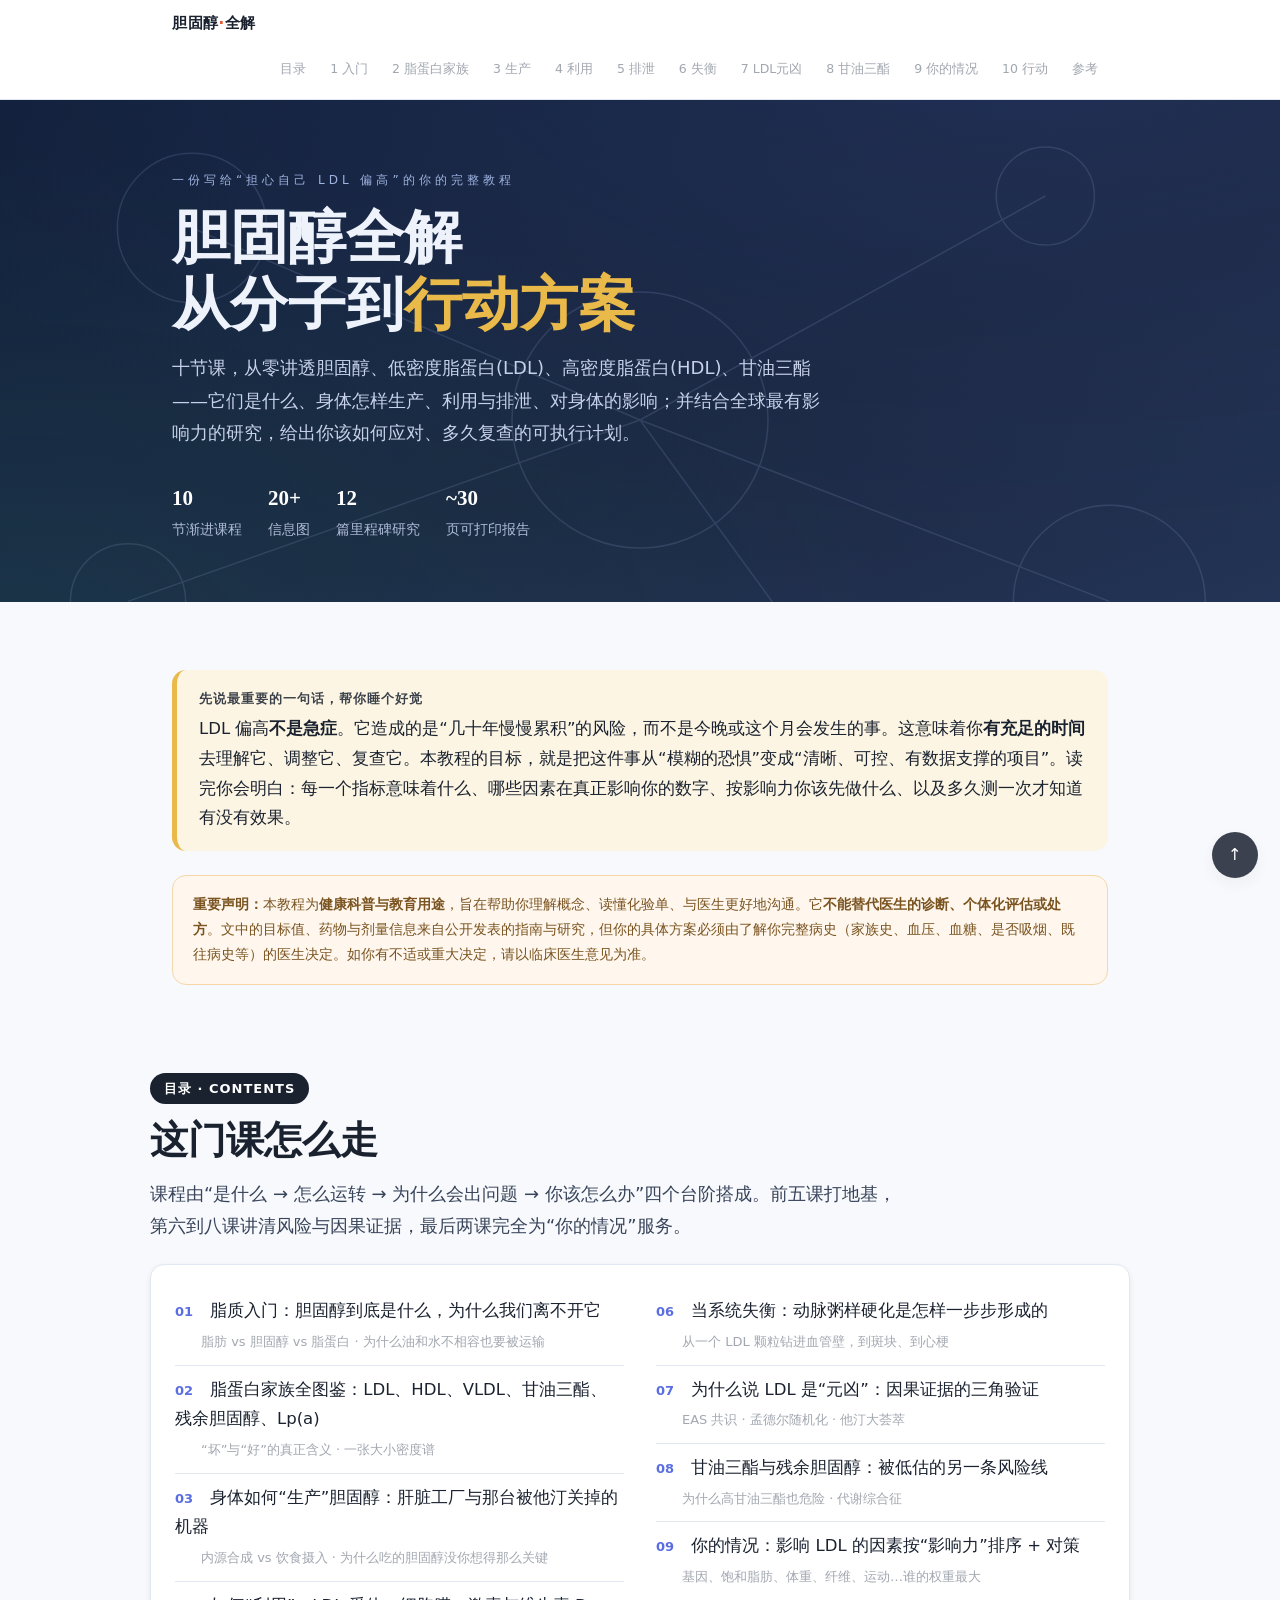
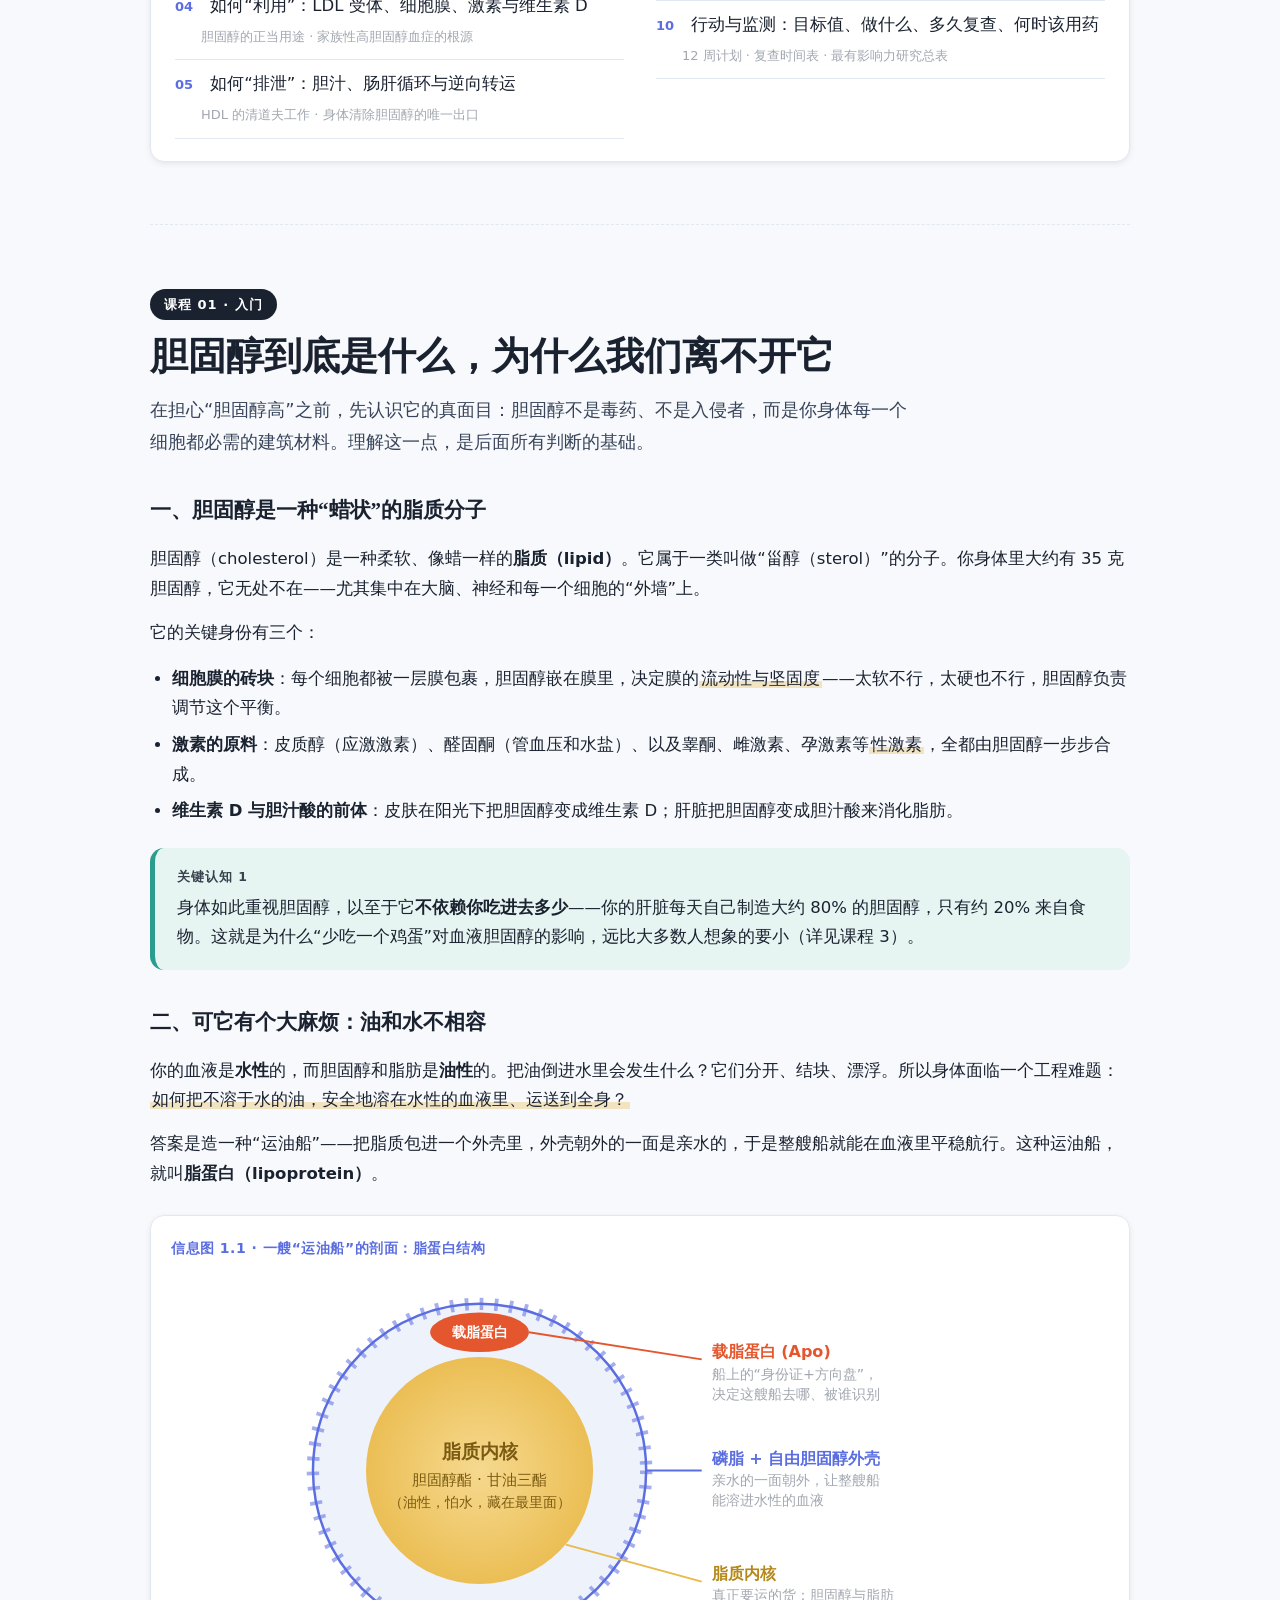
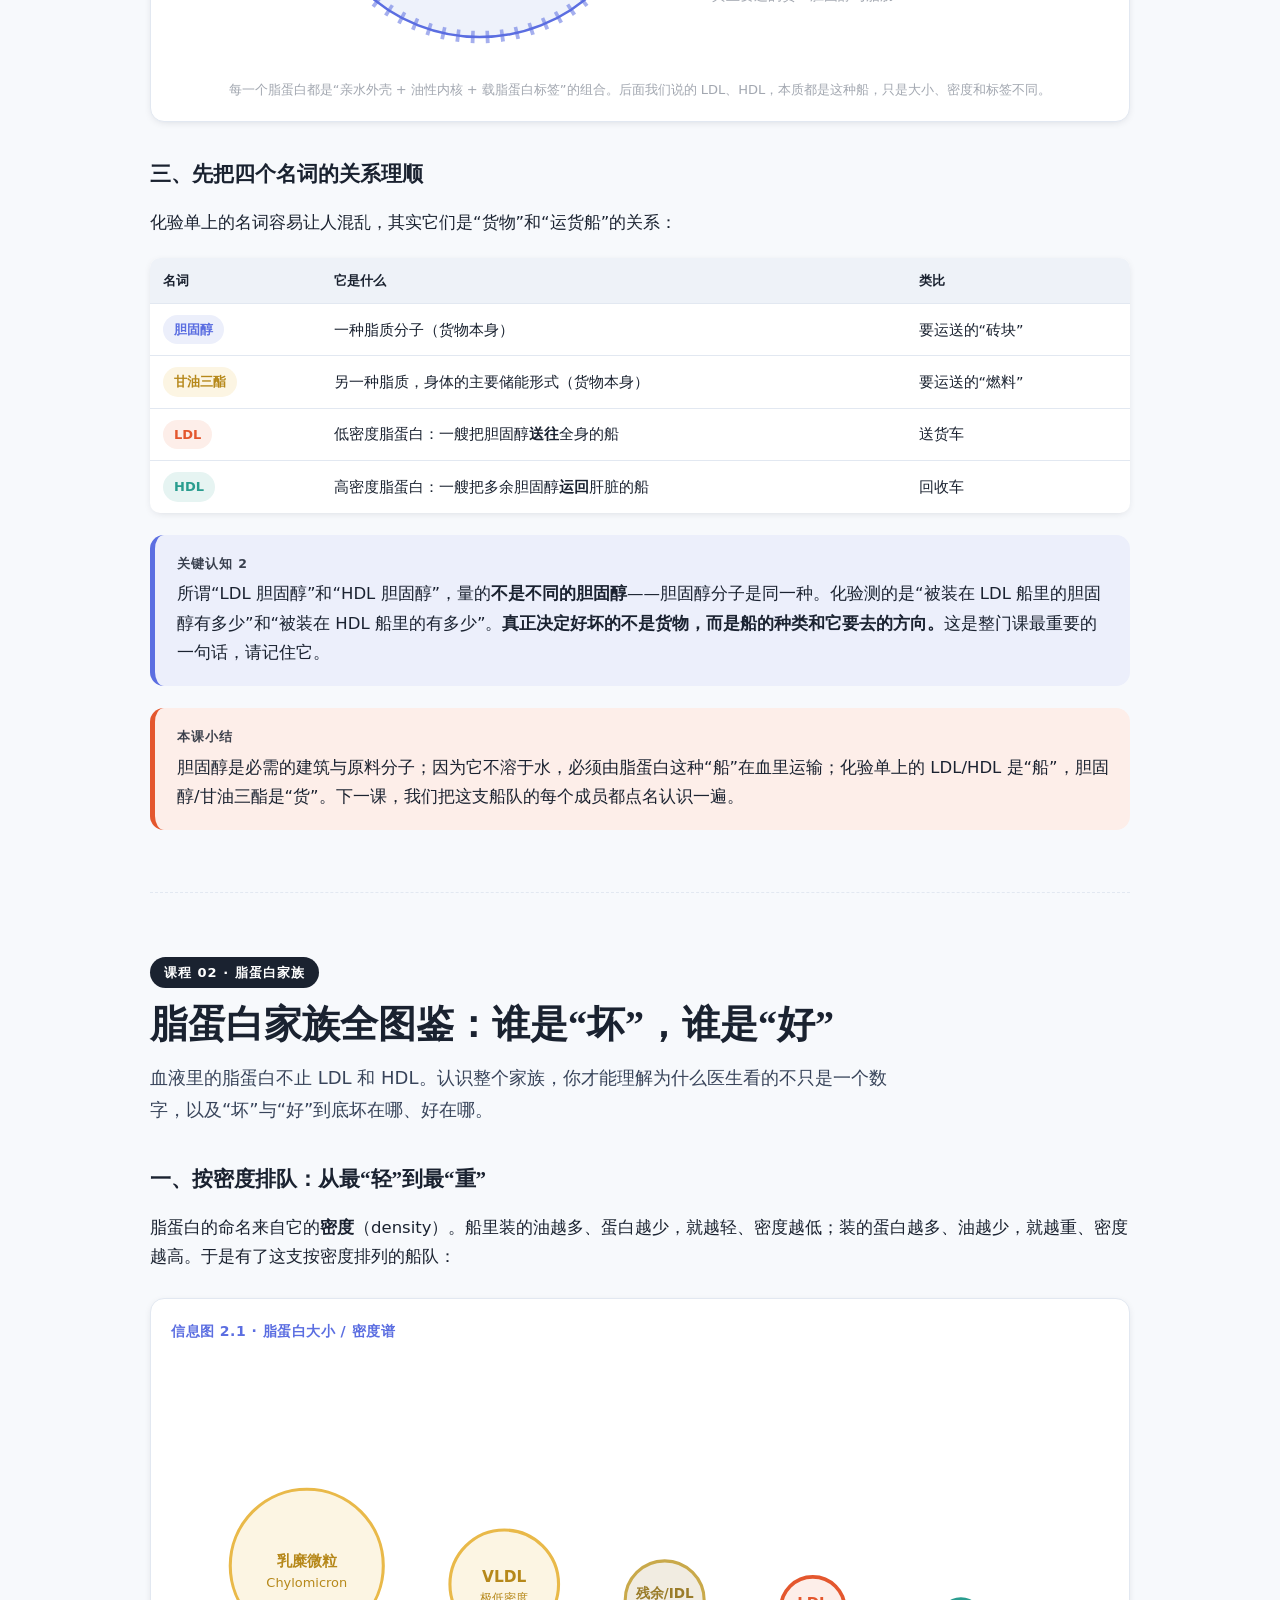
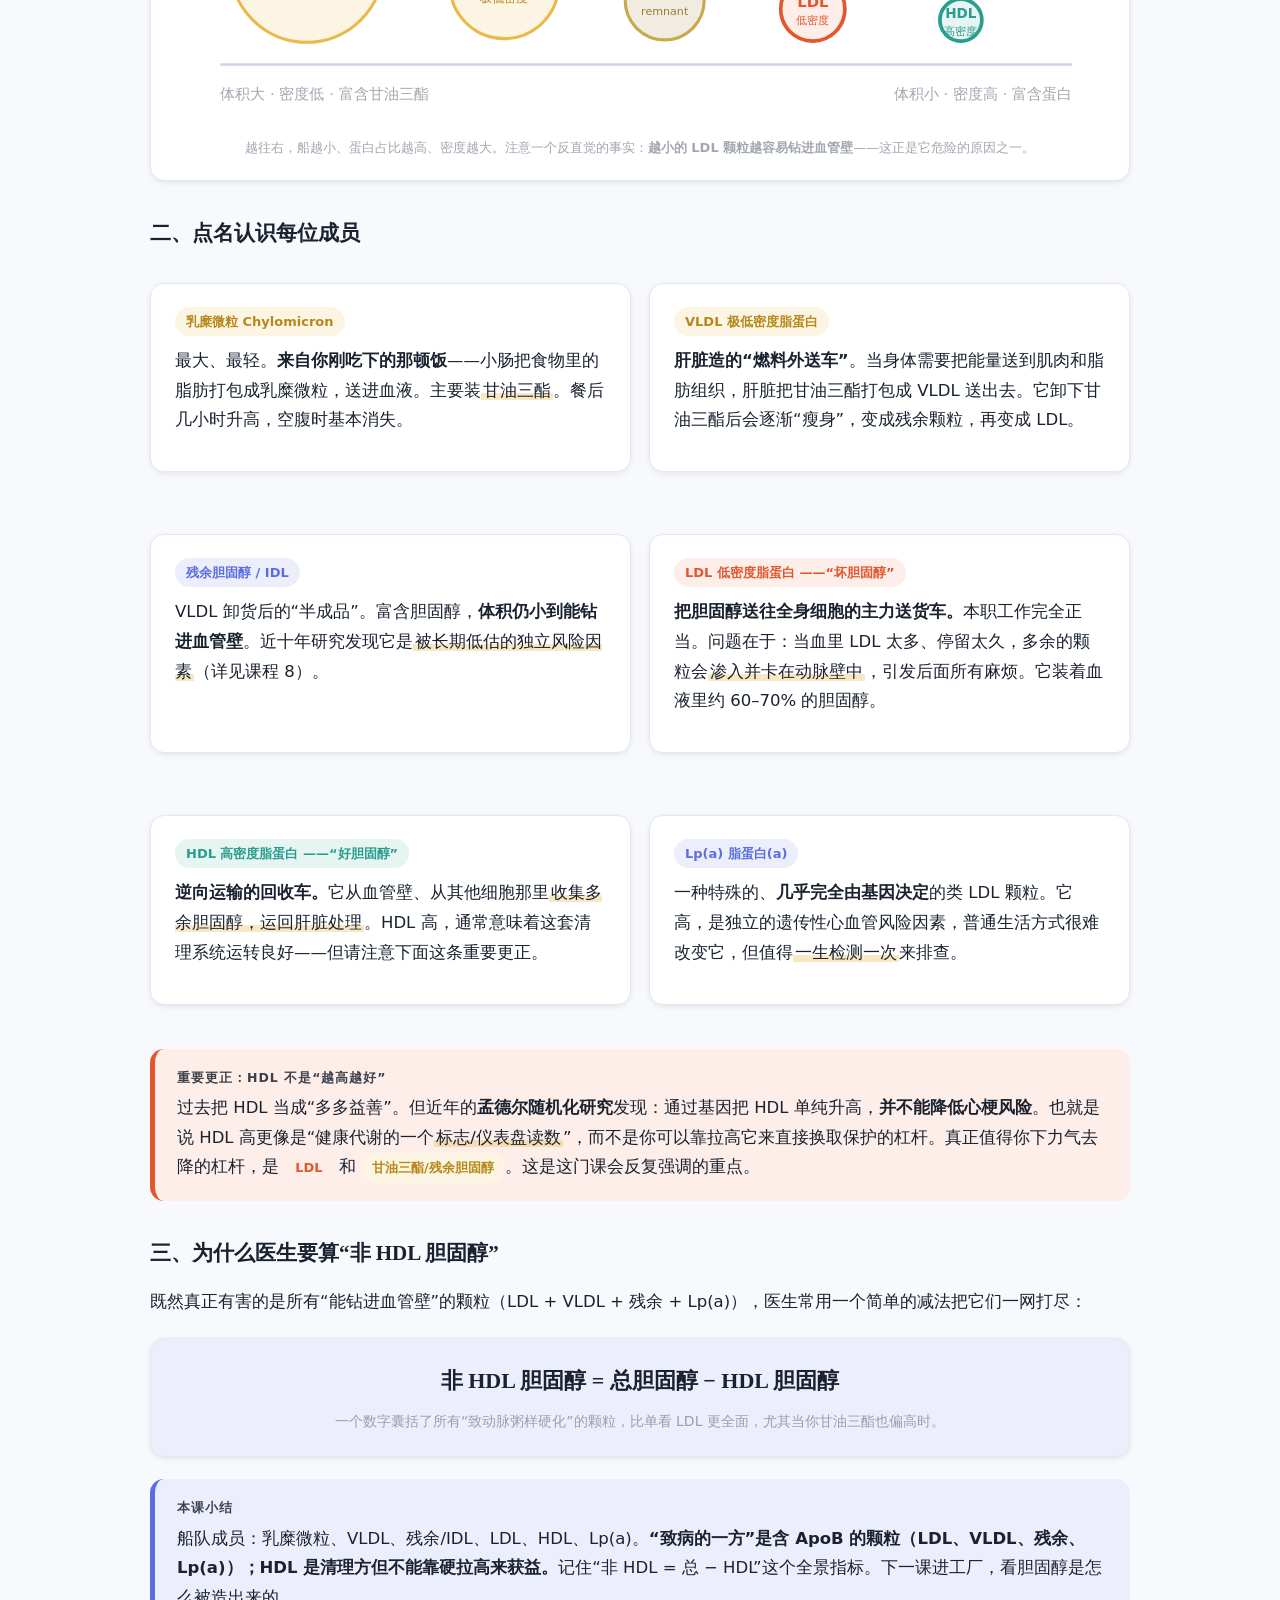
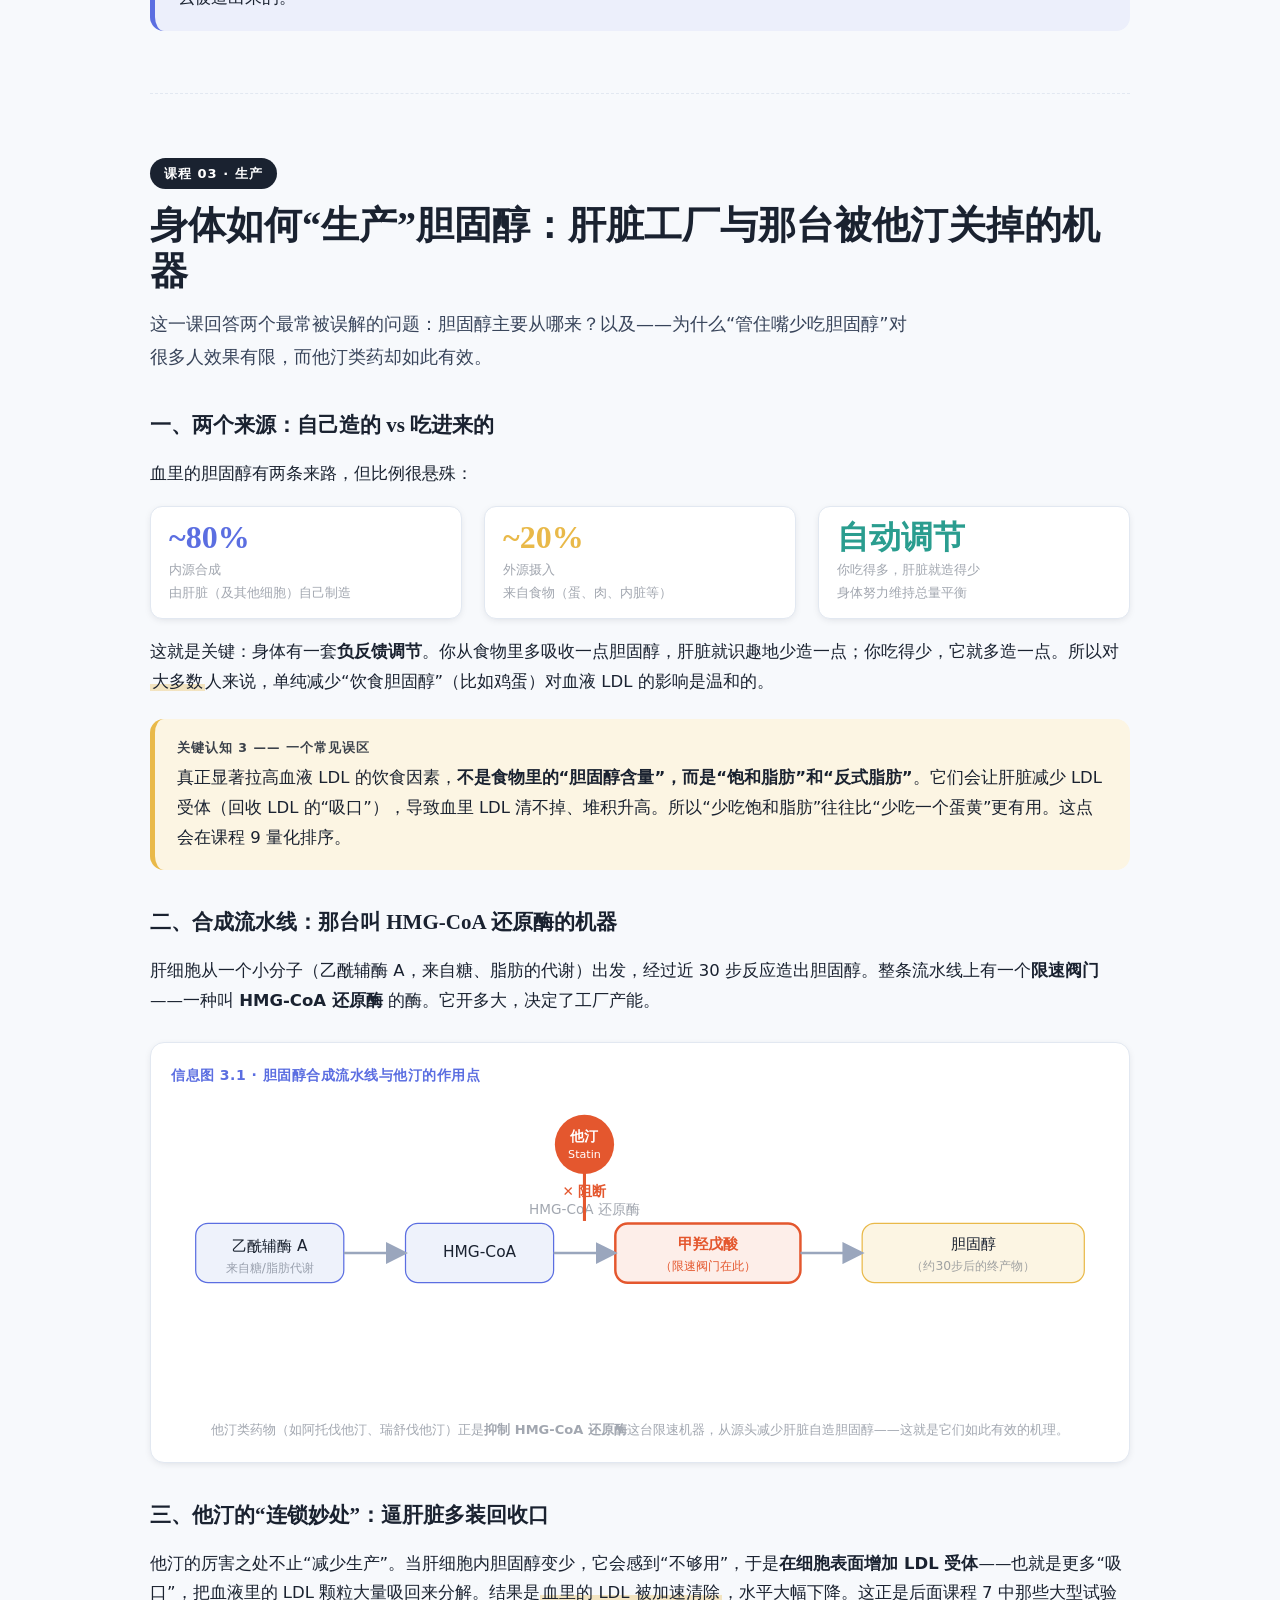
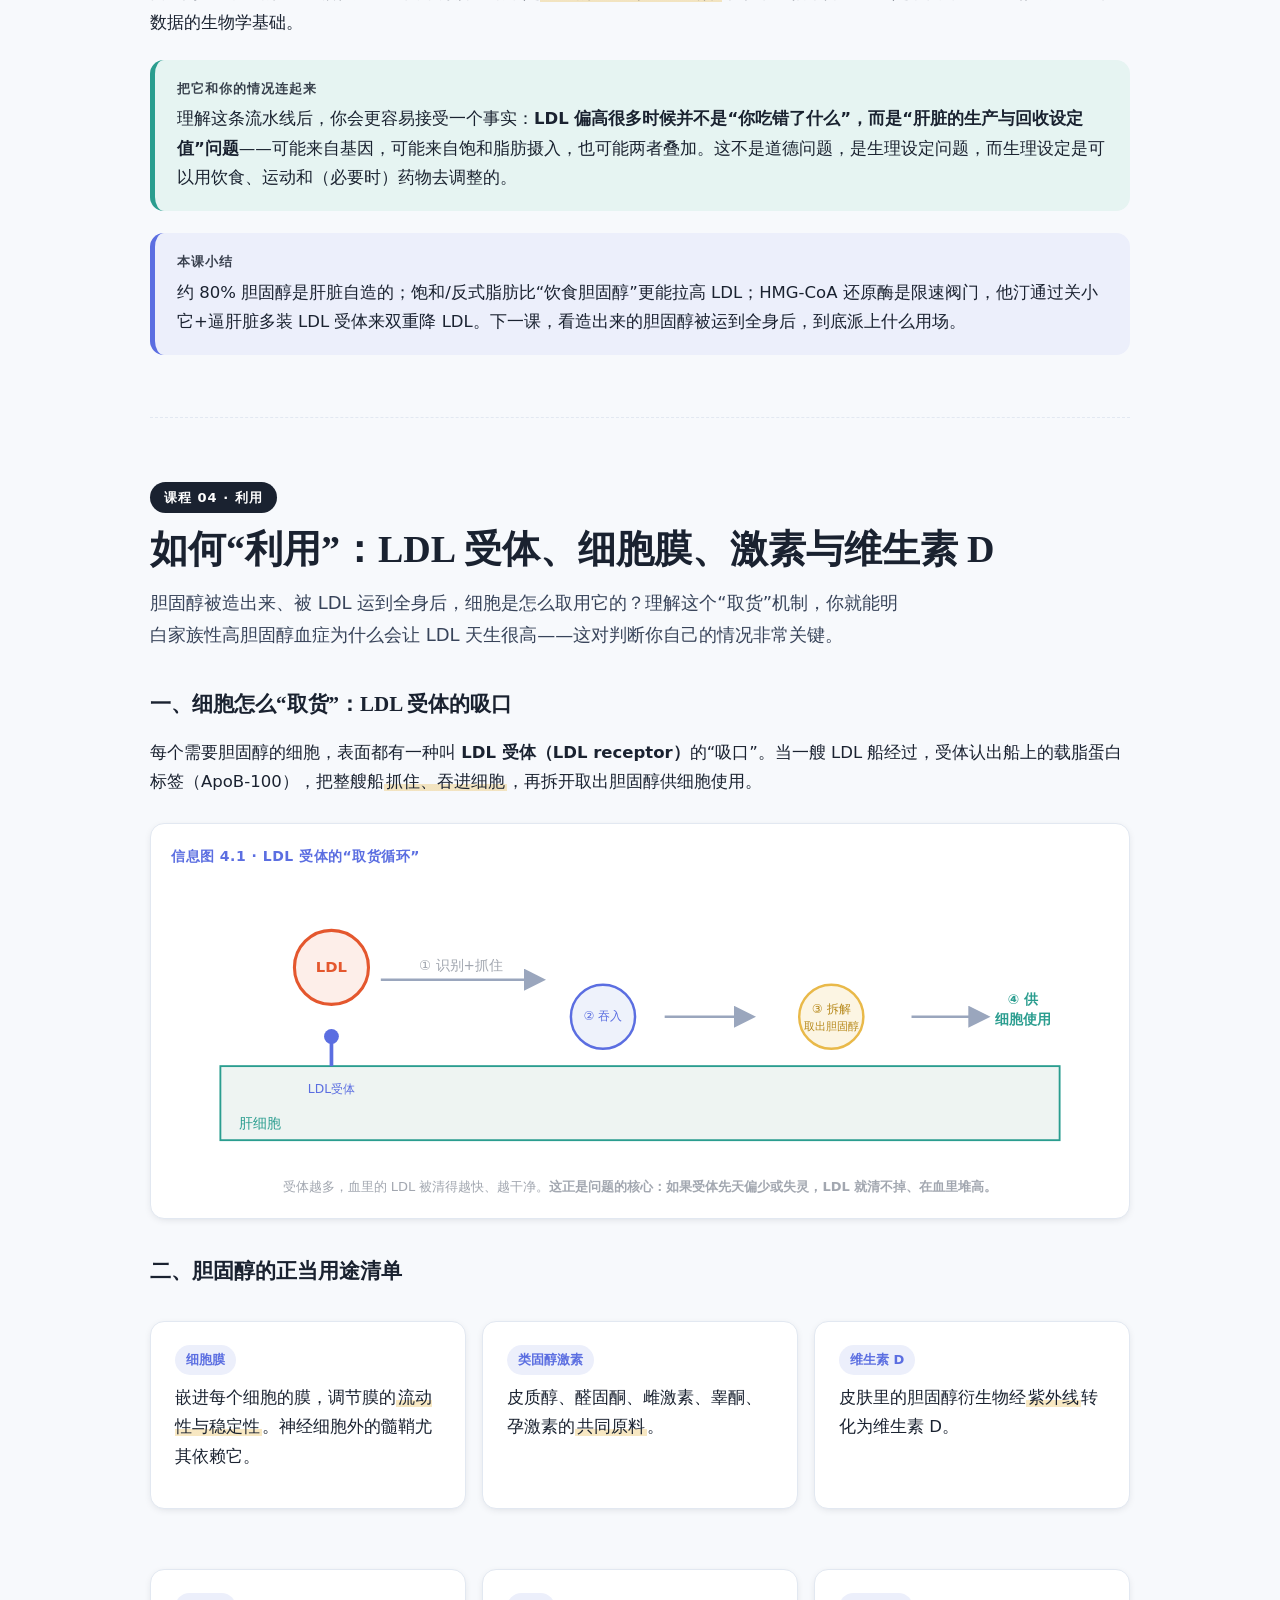
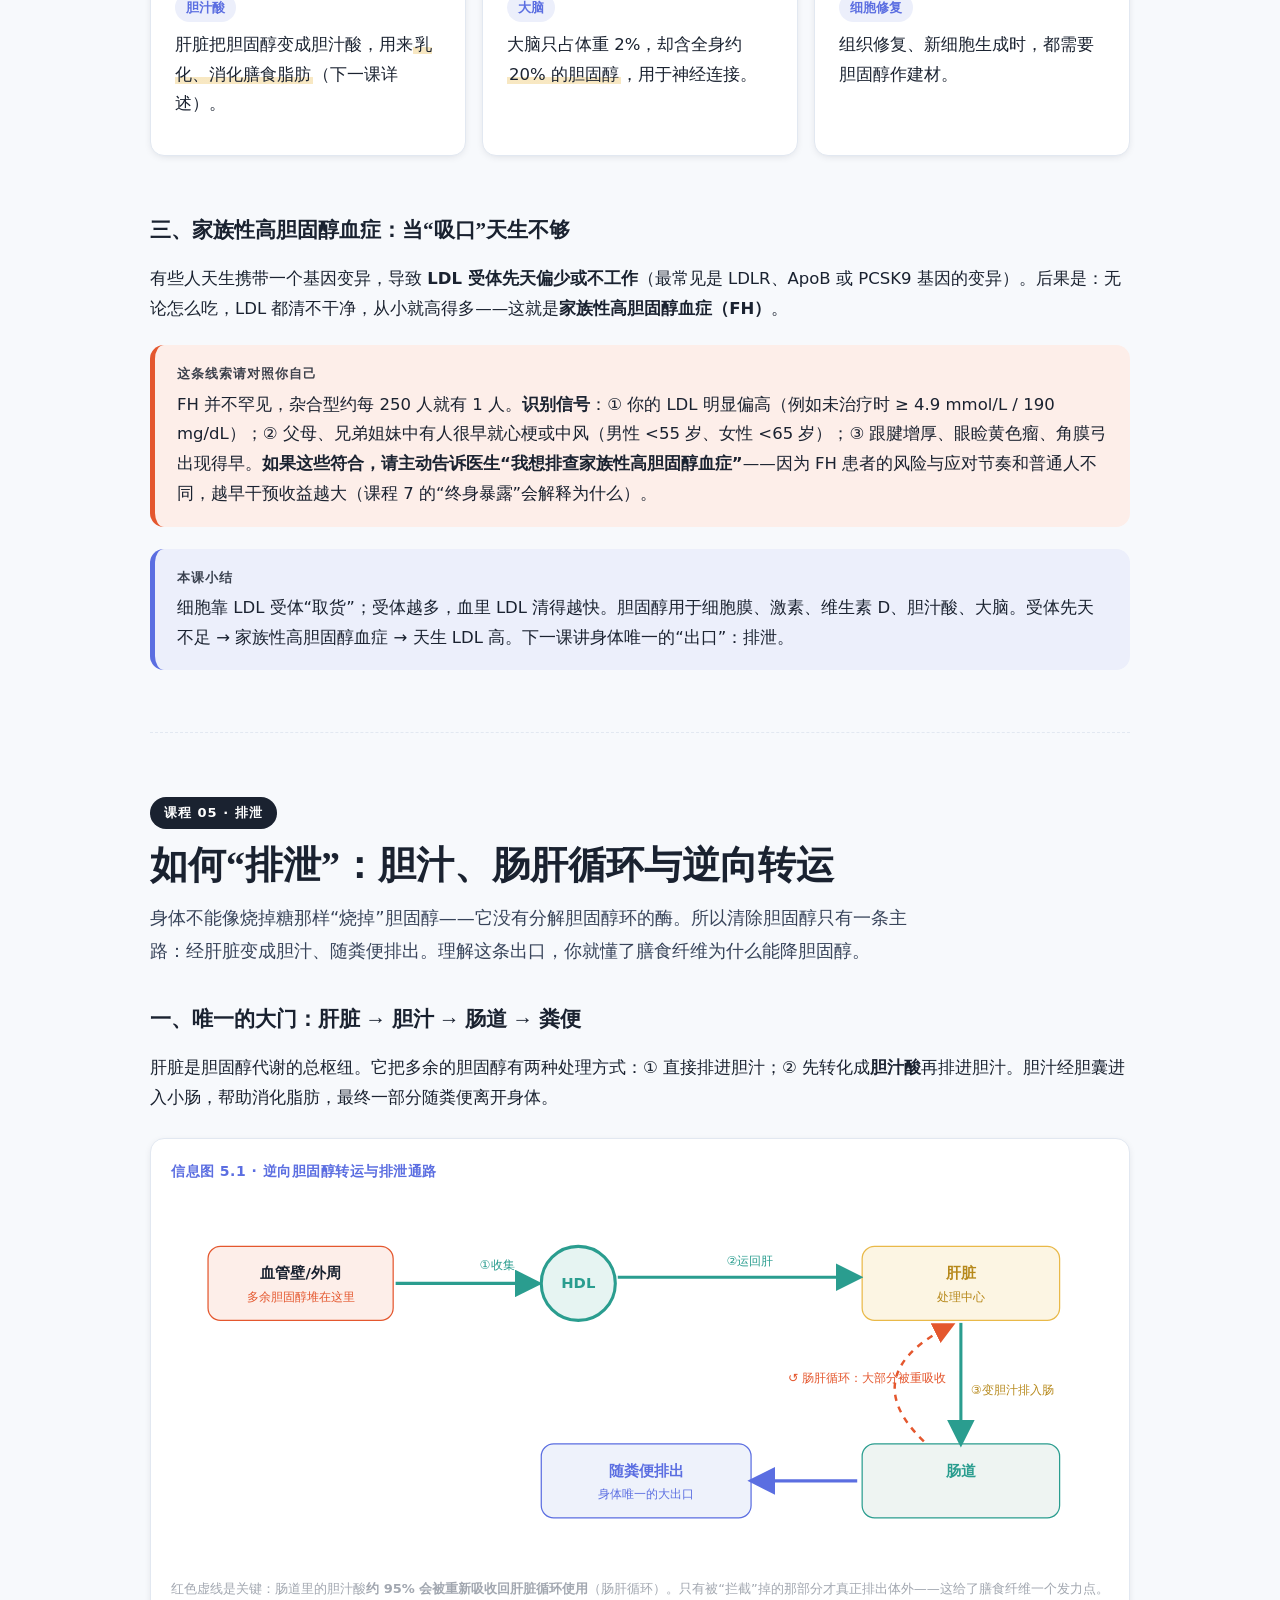
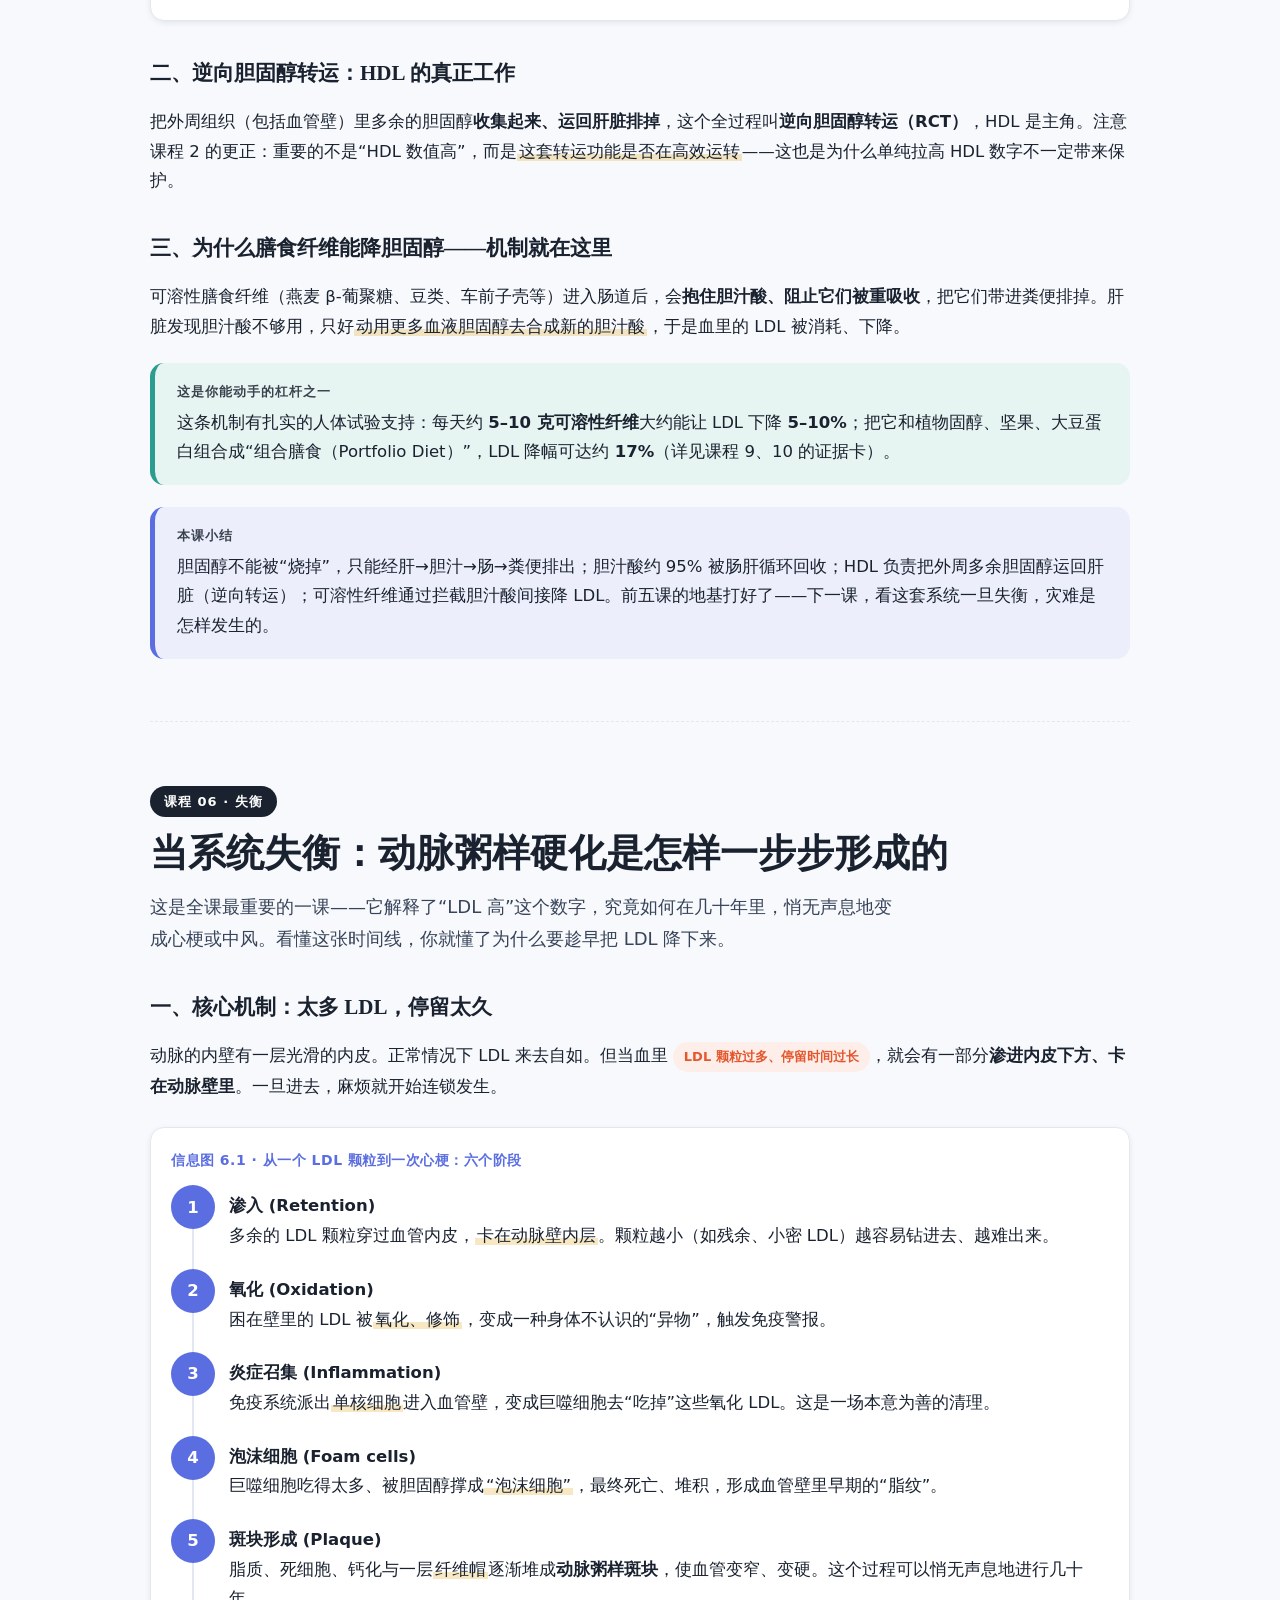
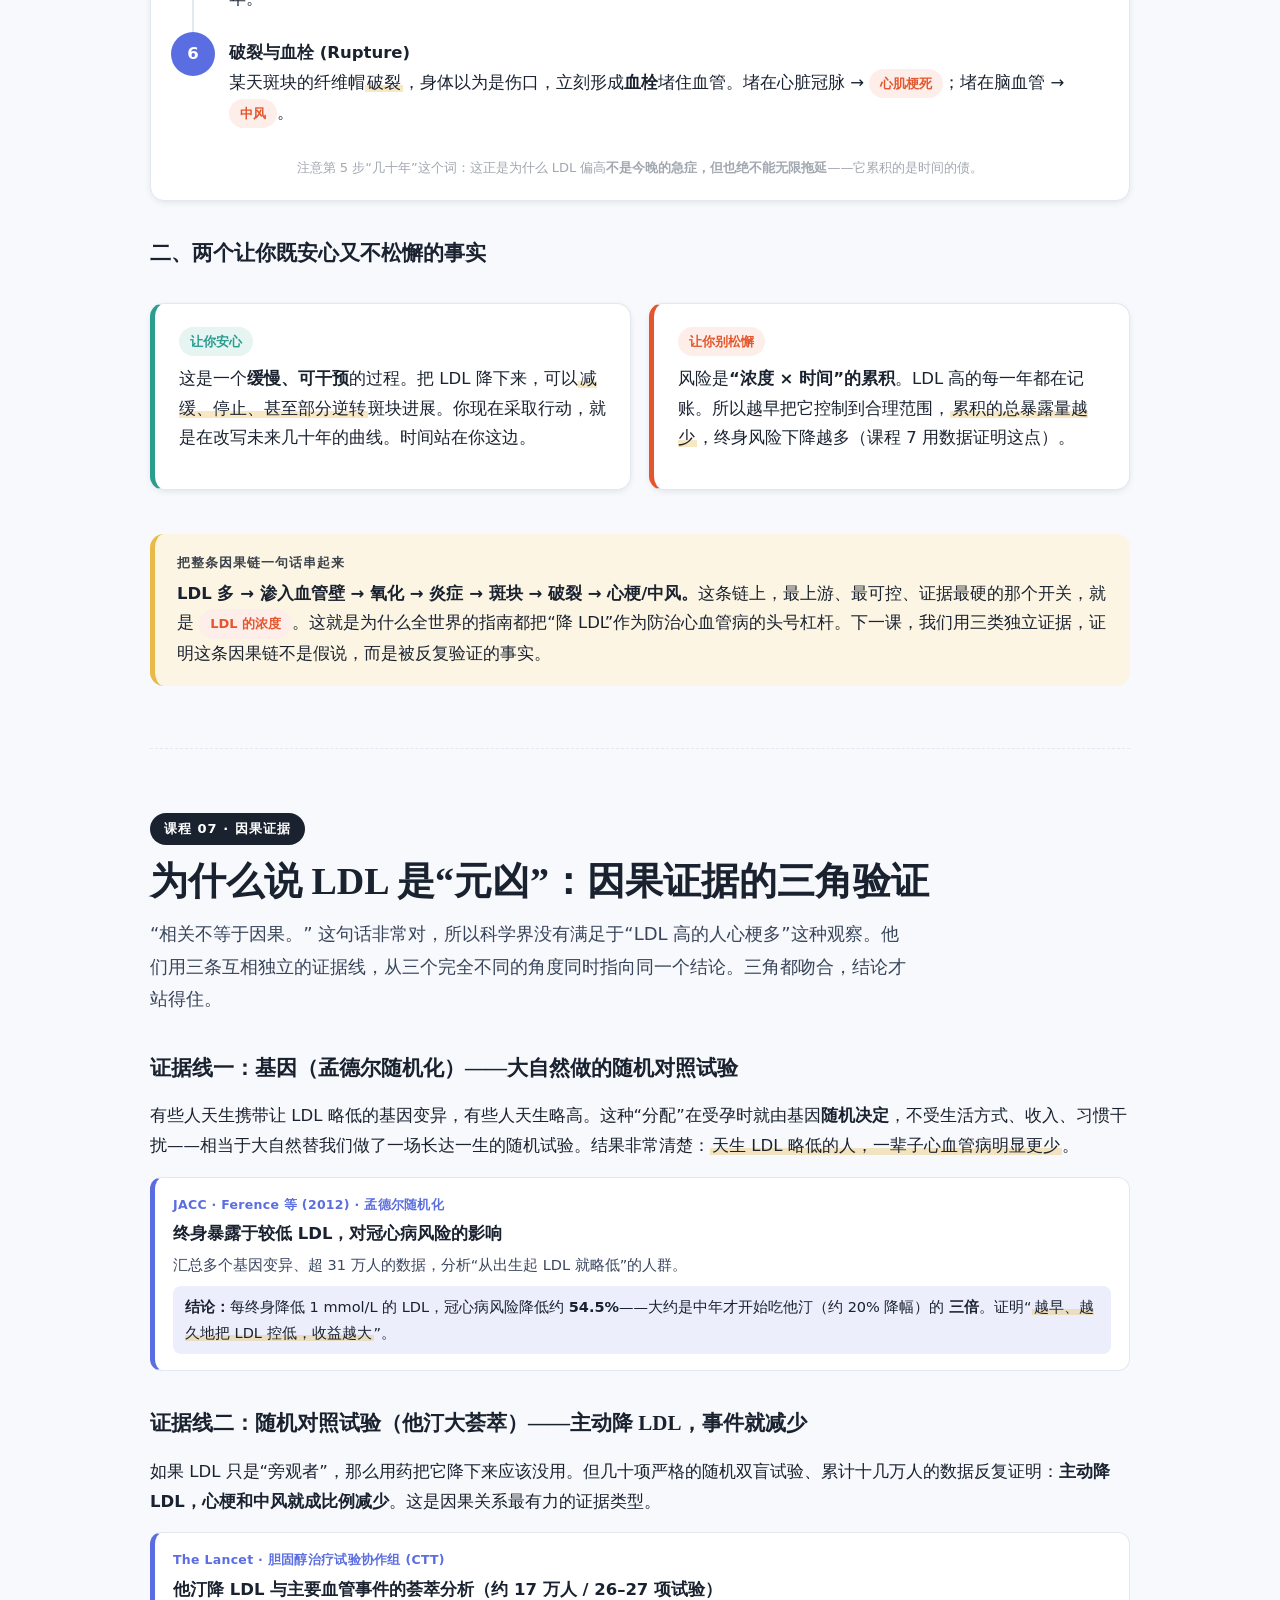
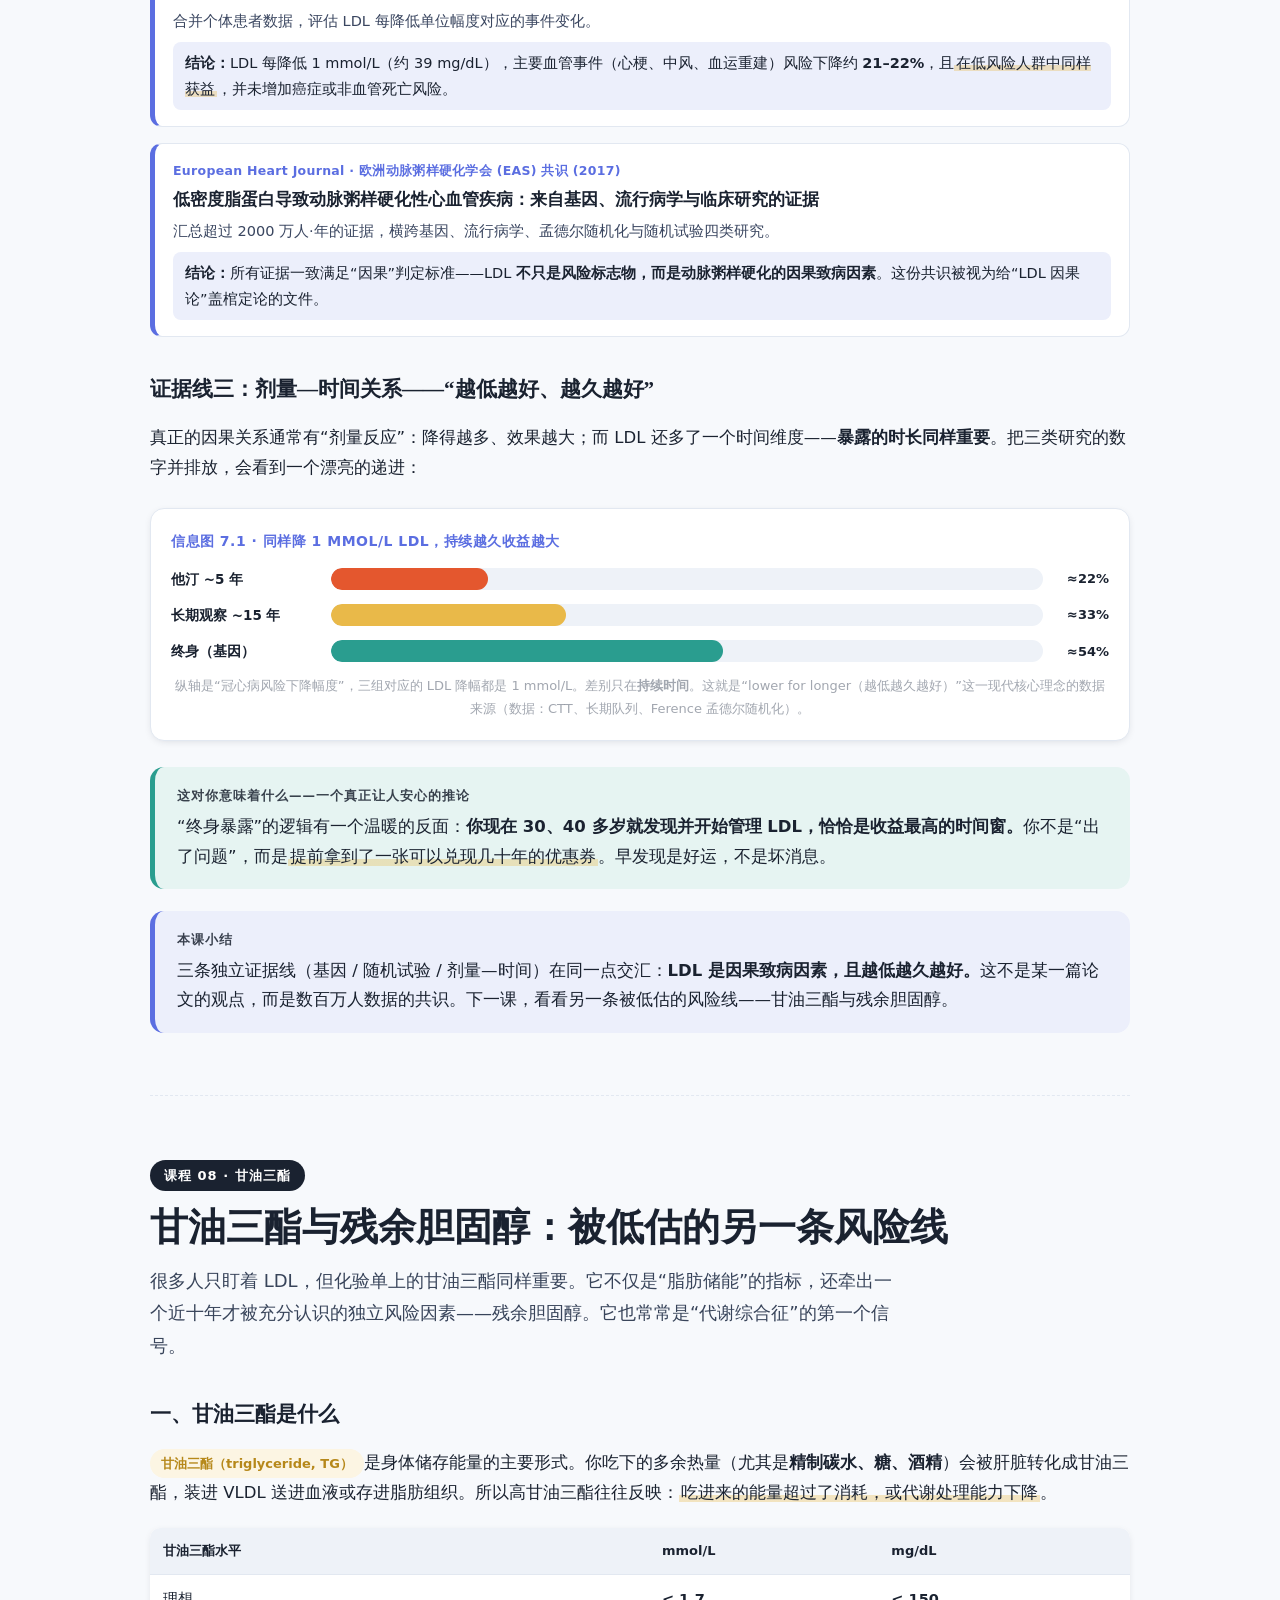
<file: cholesterol-course/cholesterol-course-单文件版.html>
<!DOCTYPE html>
<html lang="zh-CN">
<head>
<meta charset="UTF-8">
<meta name="viewport" content="width=device-width, initial-scale=1.0">
<title>胆固醇全解 · 十课教学报告</title>
<meta name="description" content="从零讲解胆固醇、低密度脂蛋白(LDL)、高密度脂蛋白(HDL)与甘油三酯：它们是什么、身体如何生产/利用/排泄，对身体的影响，以及面对 LDL 偏高如何应对与监测。结合最有影响力的研究证据。">
<style>
/* ============================================================
   胆固醇全解 · 十课教学报告
   配色与版式：医学学术风 + 信息图
   作者注：纯本地、无外部依赖，可离线打开、可打印为 PDF
   ============================================================ */

:root {
  /* 主色板 */
  --ink: #1a2230;          /* 正文深墨 */
  --ink-soft: #45506180;   /* 弱化文字 */
  --paper: #f7f9fc;        /* 背景纸 */
  --card: #ffffff;
  --line: #e2e8f1;

  /* 语义色 —— 三大脂质的固定身份色 */
  --ldl: #e4572e;          /* LDL：橙红（“坏”，需警惕） */
  --ldl-soft: #fdeee9;
  --hdl: #2a9d8f;          /* HDL：青绿（“好”，清道夫） */
  --hdl-soft: #e6f4f2;
  --tg: #e9b949;           /* 甘油三酯：金黄（能量/脂肪） */
  --tg-soft: #fcf5e3;
  --chol: #5b6ee1;         /* 胆固醇分子本身：靛蓝 */
  --chol-soft: #eceffb;

  --good: #2a9d8f;
  --warn: #e4572e;
  --accent: #5b6ee1;

  --radius: 14px;
  --shadow: 0 6px 28px -12px rgba(26,34,48,.28);
  --shadow-sm: 0 2px 10px -4px rgba(26,34,48,.22);

  --serif: "Noto Serif SC", Georgia, "Songti SC", "SimSun", serif;
  --sans: "Noto Sans SC", -apple-system, "PingFang SC", "Microsoft YaHei", system-ui, sans-serif;
}

* { box-sizing: border-box; }

html { scroll-behavior: smooth; }

body {
  margin: 0;
  font-family: var(--sans);
  color: var(--ink);
  background: var(--paper);
  line-height: 1.8;
  font-size: 16.5px;
  -webkit-font-smoothing: antialiased;
}

/* ---------- 顶部进度 + 导航 ---------- */
.topbar {
  position: sticky; top: 0; z-index: 50;
  background: rgba(255,255,255,.92);
  backdrop-filter: blur(10px);
  border-bottom: 1px solid var(--line);
}
.topbar-inner {
  max-width: 980px; margin: 0 auto; padding: 10px 22px;
  display: flex; align-items: center; gap: 16px; flex-wrap: wrap;
}
.brand { font-weight: 800; letter-spacing: .5px; font-size: 15px; }
.brand .dot { color: var(--ldl); }
.nav { display: flex; gap: 4px; flex-wrap: wrap; margin-left: auto; }
.nav a {
  font-size: 12.5px; color: var(--ink-soft); text-decoration: none;
  padding: 4px 9px; border-radius: 999px; transition: .2s;
  border: 1px solid transparent;
}
.nav a:hover { color: var(--ink); background: var(--paper); border-color: var(--line); }
.progress { height: 3px; background: linear-gradient(90deg, var(--ldl), var(--tg), var(--hdl)); width: 0%; transition: width .15s; }

/* ---------- 容器 ---------- */
.wrap { max-width: 980px; margin: 0 auto; padding: 0 22px; }
.lesson { padding: 64px 0 40px; border-bottom: 1px dashed var(--line); }
.lesson:last-child { border-bottom: none; }

/* ---------- 封面 ---------- */
.cover {
  background:
    radial-gradient(1200px 500px at 80% -10%, #5b6ee122, transparent),
    radial-gradient(900px 500px at 0% 110%, #2a9d8f1f, transparent),
    linear-gradient(160deg, #11203a, #1a2740 60%, #243456);
  color: #eef2fb; padding: 70px 0 60px; position: relative; overflow: hidden;
}
.cover .wrap { position: relative; z-index: 2; }
.cover .kicker { letter-spacing: 4px; font-size: 12px; color: #9fb3e0; text-transform: uppercase; }
.cover h1 { font-family: var(--serif); font-size: clamp(34px, 6vw, 58px); line-height: 1.15; margin: 14px 0 10px; font-weight: 800; }
.cover h1 .hl { color: var(--tg); }
.cover .sub { font-size: 18px; color: #c7d2ea; max-width: 660px; }
.cover .meta { margin-top: 30px; display: flex; gap: 26px; flex-wrap: wrap; font-size: 13.5px; color: #aebbd8; }
.cover .meta b { color: #fff; display: block; font-size: 21px; font-family: var(--serif); }
.cover-molecules { position: absolute; inset: 0; opacity: .16; z-index: 1; }

/* ---------- 通用排版 ---------- */
h2.l-title { font-family: var(--serif); font-size: clamp(26px,4vw,38px); line-height: 1.2; margin: 0 0 6px; }
.l-num {
  display: inline-flex; align-items: center; justify-content: center;
  font-weight: 800; font-size: 13px; letter-spacing: 1px;
  color: #fff; background: var(--ink); border-radius: 999px;
  padding: 4px 14px; margin-bottom: 14px;
}
.l-lead { font-size: 18px; color: #38445a; max-width: 760px; }
p { margin: 14px 0; }
h3 { font-size: 21px; margin: 34px 0 8px; font-family: var(--serif); }
h4 { font-size: 17px; margin: 24px 0 6px; }
strong { font-weight: 700; }
em { font-style: normal; background: linear-gradient(transparent 62%, #e9b94955 62%); padding: 0 2px; }
a.cite { color: var(--accent); text-decoration: none; border-bottom: 1px dotted var(--accent); font-weight: 600; }
ul, ol { padding-left: 22px; }
li { margin: 7px 0; }

/* ---------- 卡片 / 信息盒 ---------- */
.card { background: var(--card); border: 1px solid var(--line); border-radius: var(--radius); padding: 22px 24px; box-shadow: var(--shadow-sm); margin: 22px 0; }
.grid2 { display: grid; grid-template-columns: 1fr 1fr; gap: 18px; }
.grid3 { display: grid; grid-template-columns: repeat(3,1fr); gap: 16px; }
@media (max-width: 720px){ .grid2,.grid3{ grid-template-columns: 1fr; } }

.callout { border-radius: var(--radius); padding: 18px 20px 18px 22px; margin: 22px 0; border-left: 5px solid var(--accent); background: var(--chol-soft); }
.callout.warn { border-color: var(--ldl); background: var(--ldl-soft); }
.callout.good { border-color: var(--hdl); background: var(--hdl-soft); }
.callout.key  { border-color: var(--tg);  background: var(--tg-soft); }
.callout .tag { font-weight: 800; font-size: 12.5px; letter-spacing: 1px; text-transform: uppercase; display:block; margin-bottom: 4px; opacity: .85;}

/* 证据/论文卡 */
.paper { border: 1px solid var(--line); border-left: 5px solid var(--accent); border-radius: 12px; padding: 16px 18px; margin: 16px 0; background: #fff; }
.paper .j { font-size: 12.5px; color: var(--accent); font-weight: 700; letter-spacing: .3px; }
.paper .t { font-weight: 700; margin: 3px 0; }
.paper .f { font-size: 14.5px; color: #3a4660; }
.paper .conc { margin-top: 8px; background: var(--chol-soft); border-radius: 8px; padding: 8px 12px; font-size: 14.5px; }

/* 概念身份徽章 */
.badge { display:inline-flex; align-items:center; gap:6px; font-weight:700; font-size:13px; padding:3px 11px; border-radius:999px; }
.b-ldl { background: var(--ldl-soft); color: var(--ldl); }
.b-hdl { background: var(--hdl-soft); color: var(--hdl); }
.b-tg  { background: var(--tg-soft);  color: #b6881a; }
.b-chol{ background: var(--chol-soft);color: var(--chol); }

/* ---------- 表格 ---------- */
table { width: 100%; border-collapse: collapse; margin: 20px 0; font-size: 14.5px; background:#fff; border-radius: 10px; overflow: hidden; box-shadow: var(--shadow-sm); }
th, td { padding: 11px 13px; text-align: left; border-bottom: 1px solid var(--line); }
th { background: #eef2f8; font-weight: 700; font-size: 13px; }
tr:last-child td { border-bottom: none; }
td.num { font-variant-numeric: tabular-nums; font-weight: 600; }

/* ---------- 信息图通用 ---------- */
.figure { margin: 26px 0; background: #fff; border: 1px solid var(--line); border-radius: var(--radius); padding: 20px; box-shadow: var(--shadow-sm); }
.figure .cap { font-size: 13px; color: var(--ink-soft); margin-top: 10px; text-align: center; }
.fig-title { font-weight: 800; font-size: 14px; letter-spacing: .5px; text-transform: uppercase; color: var(--accent); margin-bottom: 12px; }
svg { max-width: 100%; height: auto; display: block; }

/* 横条对比图 */
.bars { display: flex; flex-direction: column; gap: 12px; }
.bar-row { display: grid; grid-template-columns: 150px 1fr 56px; align-items: center; gap: 10px; }
.bar-row .lab { font-size: 13.5px; font-weight: 600; }
.bar-track { background: #eef2f8; border-radius: 999px; height: 22px; overflow: hidden; }
.bar-fill { height: 100%; border-radius: 999px; display:flex; align-items:center; }
.bar-row .val { font-size: 13px; font-weight: 700; text-align: right; font-variant-numeric: tabular-nums; }
@media (max-width:720px){ .bar-row{ grid-template-columns: 110px 1fr 48px; } }

/* 阶梯目标图 */
.ladder { display:flex; flex-direction:column-reverse; gap:6px; }
.step { display:flex; align-items:center; justify-content:space-between; padding:12px 16px; border-radius:10px; color:#fff; font-weight:600; }

/* 数据高亮大数字 */
.statline { display:flex; gap: 22px; flex-wrap: wrap; margin: 18px 0; }
.stat { background:#fff; border:1px solid var(--line); border-radius:12px; padding:14px 18px; box-shadow: var(--shadow-sm); flex:1; min-width: 150px; }
.stat .big { font-family: var(--serif); font-size: 32px; font-weight: 800; line-height:1; }
.stat .lab2 { font-size: 12.5px; color: var(--ink-soft); margin-top: 6px; }

/* 步骤流程 */
.flow { display:flex; flex-direction: column; gap: 0; }
.fstep { display:grid; grid-template-columns: 44px 1fr; gap: 14px; padding-bottom: 18px; position: relative; }
.fstep:not(:last-child)::before { content:""; position:absolute; left:21px; top:40px; bottom:-2px; width:2px; background: var(--line); }
.fstep .n { width:44px; height:44px; border-radius:50%; background: var(--accent); color:#fff; display:flex; align-items:center; justify-content:center; font-weight:800; z-index:1; }
.fstep .body { padding-top: 6px; }
.fstep .body b { display:block; }

/* TOC */
.toc { columns: 2; column-gap: 32px; }
@media (max-width:720px){ .toc{ columns: 1; } }
.toc a { display:block; text-decoration:none; color: var(--ink); padding: 9px 0; border-bottom: 1px solid var(--line); break-inside: avoid; }
.toc a:hover { color: var(--accent); }
.toc a span { color: var(--ink-soft); font-size: 13px; }
.toc .tn { display:inline-block; width: 30px; font-weight:800; color: var(--accent); }

/* 免责声明 */
.disclaimer { background:#fff7ed; border:1px solid #f5d6a8; border-radius: var(--radius); padding: 16px 20px; font-size: 14px; color:#7a5320; margin: 24px 0; }

/* 返回顶部 */
.totop { position: fixed; right: 22px; bottom: 22px; z-index: 60; background: var(--ink); color:#fff; width:46px; height:46px; border-radius:50%; display:flex; align-items:center; justify-content:center; text-decoration:none; box-shadow: var(--shadow); opacity:.85; }
.totop:hover{ opacity:1; }

/* 脚注/参考 */
.refs { font-size: 13.5px; }
.refs li { margin: 12px 0; line-height: 1.6; }
.refs a { color: var(--accent); word-break: break-all; }

/* 页脚 */
.footer { background: #11203a; color:#aebbd8; padding: 40px 0 50px; font-size: 13.5px; }
.footer a { color: #cdd9f2; }

/* ---------- 打印 / PDF：约 30 页 ---------- */
@media print {
  :root { --paper: #fff; }
  body { font-size: 11.5px; line-height: 1.55; }
  .topbar, .totop, .progress, .nav { display: none !important; }
  .wrap { max-width: 100%; padding: 0 14mm; }
  .cover { color:#11203a; background:#fff; padding: 30mm 0; border-bottom: 2px solid var(--ink); }
  .cover .kicker,.cover .sub,.cover .meta { color:#33405a; }
  .cover h1 .hl { color: var(--ldl); }
  .cover-molecules { display:none; }
  .lesson { padding: 0; page-break-before: always; border:none; }
  #cover, #toc { page-break-after: always; }
  .card,.figure,.paper,.callout,table,.fstep { page-break-inside: avoid; box-shadow:none; }
  h2.l-title,h3 { page-break-after: avoid; }
  a.cite,.refs a { color:#1a2230; }
  .footer { background:#fff; color:#333; border-top:1px solid var(--line); }
}

</style>
</head>
<body>

<!-- ===== 顶部导航 + 进度条 ===== -->
<div class="topbar">
  <div class="topbar-inner">
    <div class="brand">胆固醇<span class="dot">·</span>全解</div>
    <nav class="nav">
      <a href="#toc">目录</a>
      <a href="#l1">1 入门</a>
      <a href="#l2">2 脂蛋白家族</a>
      <a href="#l3">3 生产</a>
      <a href="#l4">4 利用</a>
      <a href="#l5">5 排泄</a>
      <a href="#l6">6 失衡</a>
      <a href="#l7">7 LDL元凶</a>
      <a href="#l8">8 甘油三酯</a>
      <a href="#l9">9 你的情况</a>
      <a href="#l10">10 行动</a>
      <a href="#refs">参考</a>
    </nav>
  </div>
  <div class="progress" id="progress"></div>
</div>

<!-- ===== 封面 ===== -->
<header class="cover" id="cover">
  <svg class="cover-molecules" viewBox="0 0 1200 600" preserveAspectRatio="xMidYMid slice" aria-hidden="true">
    <g fill="none" stroke="#9fb3e0" stroke-width="1.4">
      <circle cx="180" cy="120" r="70"/><circle cx="980" cy="90" r="46"/>
      <circle cx="1040" cy="470" r="90"/><circle cx="120" cy="470" r="54"/>
      <circle cx="600" cy="300" r="120"/><circle cx="760" cy="520" r="40"/>
      <path d="M180 120 L600 300 M980 90 L600 300 M1040 470 L600 300 M120 470 L600 300 M760 520 L600 300"/>
    </g>
  </svg>
  <div class="wrap">
    <div class="kicker">一份写给“担心自己 LDL 偏高”的你的完整教程</div>
    <h1>胆固醇全解<br>从分子到<span class="hl">行动方案</span></h1>
    <p class="sub">十节课，从零讲透胆固醇、低密度脂蛋白(LDL)、高密度脂蛋白(HDL)、甘油三酯——它们是什么、身体怎样生产、利用与排泄、对身体的影响；并结合全球最有影响力的研究，给出你该如何应对、多久复查的可执行计划。</p>
    <div class="meta">
      <div><b>10</b> 节渐进课程</div>
      <div><b>20+</b> 信息图</div>
      <div><b>12</b> 篇里程碑研究</div>
      <div><b>~30</b> 页可打印报告</div>
    </div>
  </div>
</header>

<!-- ===== 开场 + 免责声明 ===== -->
<section class="wrap" style="padding-top:46px">
  <div class="callout key">
    <span class="tag">先说最重要的一句话，帮你睡个好觉</span>
    LDL 偏高<strong>不是急症</strong>。它造成的是“几十年慢慢累积”的风险，而不是今晚或这个月会发生的事。这意味着你<strong>有充足的时间</strong>去理解它、调整它、复查它。本教程的目标，就是把这件事从“模糊的恐惧”变成“清晰、可控、有数据支撑的项目”。读完你会明白：每一个指标意味着什么、哪些因素在真正影响你的数字、按影响力你该先做什么、以及多久测一次才知道有没有效果。
  </div>

  <div class="disclaimer">
    <strong>重要声明：</strong>本教程为<strong>健康科普与教育用途</strong>，旨在帮助你理解概念、读懂化验单、与医生更好地沟通。它<strong>不能替代医生的诊断、个体化评估或处方</strong>。文中的目标值、药物与剂量信息来自公开发表的指南与研究，但你的具体方案必须由了解你完整病史（家族史、血压、血糖、是否吸烟、既往病史等）的医生决定。如你有不适或重大决定，请以临床医生意见为准。
  </div>
</section>

<!-- ===== 目录 ===== -->
<section class="wrap lesson" id="toc">
  <span class="l-num">目录 · CONTENTS</span>
  <h2 class="l-title">这门课怎么走</h2>
  <p class="l-lead">课程由“是什么 → 怎么运转 → 为什么会出问题 → 你该怎么办”四个台阶搭成。前五课打地基，第六到八课讲清风险与因果证据，最后两课完全为“你的情况”服务。</p>
  <div class="card">
    <nav class="toc">
      <a href="#l1"><span class="tn">01</span> 脂质入门：胆固醇到底是什么，为什么我们离不开它 <br><span>　　脂肪 vs 胆固醇 vs 脂蛋白 · 为什么油和水不相容也要被运输</span></a>
      <a href="#l2"><span class="tn">02</span> 脂蛋白家族全图鉴：LDL、HDL、VLDL、甘油三酯、残余胆固醇、Lp(a) <br><span>　　“坏”与“好”的真正含义 · 一张大小密度谱</span></a>
      <a href="#l3"><span class="tn">03</span> 身体如何“生产”胆固醇：肝脏工厂与那台被他汀关掉的机器 <br><span>　　内源合成 vs 饮食摄入 · 为什么吃的胆固醇没你想得那么关键</span></a>
      <a href="#l4"><span class="tn">04</span> 如何“利用”：LDL 受体、细胞膜、激素与维生素 D <br><span>　　胆固醇的正当用途 · 家族性高胆固醇血症的根源</span></a>
      <a href="#l5"><span class="tn">05</span> 如何“排泄”：胆汁、肠肝循环与逆向转运 <br><span>　　HDL 的清道夫工作 · 身体清除胆固醇的唯一出口</span></a>
      <a href="#l6"><span class="tn">06</span> 当系统失衡：动脉粥样硬化是怎样一步步形成的 <br><span>　　从一个 LDL 颗粒钻进血管壁，到斑块、到心梗</span></a>
      <a href="#l7"><span class="tn">07</span> 为什么说 LDL 是“元凶”：因果证据的三角验证 <br><span>　　EAS 共识 · 孟德尔随机化 · 他汀大荟萃</span></a>
      <a href="#l8"><span class="tn">08</span> 甘油三酯与残余胆固醇：被低估的另一条风险线 <br><span>　　为什么高甘油三酯也危险 · 代谢综合征</span></a>
      <a href="#l9"><span class="tn">09</span> 你的情况：影响 LDL 的因素按“影响力”排序 + 对策 <br><span>　　基因、饱和脂肪、体重、纤维、运动…谁的权重最大</span></a>
      <a href="#l10"><span class="tn">10</span> 行动与监测：目标值、做什么、多久复查、何时该用药 <br><span>　　12 周计划 · 复查时间表 · 最有影响力研究总表</span></a>
    </nav>
  </div>
</section>

<!-- ============================================================
     课程 1
============================================================ -->
<section class="wrap lesson" id="l1">
  <span class="l-num">课程 01 · 入门</span>
  <h2 class="l-title">胆固醇到底是什么，为什么我们离不开它</h2>
  <p class="l-lead">在担心“胆固醇高”之前，先认识它的真面目：胆固醇不是毒药、不是入侵者，而是你身体每一个细胞都必需的建筑材料。理解这一点，是后面所有判断的基础。</p>

  <h3>一、胆固醇是一种“蜡状”的脂质分子</h3>
  <p>胆固醇（cholesterol）是一种柔软、像蜡一样的<strong>脂质（lipid）</strong>。它属于一类叫做“甾醇（sterol）”的分子。你身体里大约有 35 克胆固醇，它无处不在——尤其集中在大脑、神经和每一个细胞的“外墙”上。</p>
  <p>它的关键身份有三个：</p>
  <ul>
    <li><strong>细胞膜的砖块</strong>：每个细胞都被一层膜包裹，胆固醇嵌在膜里，决定膜的<em>流动性与坚固度</em>——太软不行，太硬也不行，胆固醇负责调节这个平衡。</li>
    <li><strong>激素的原料</strong>：皮质醇（应激激素）、醛固酮（管血压和水盐）、以及睾酮、雌激素、孕激素等<em>性激素</em>，全都由胆固醇一步步合成。</li>
    <li><strong>维生素 D 与胆汁酸的前体</strong>：皮肤在阳光下把胆固醇变成维生素 D；肝脏把胆固醇变成胆汁酸来消化脂肪。</li>
  </ul>

  <div class="callout good">
    <span class="tag">关键认知 1</span>
    身体如此重视胆固醇，以至于它<strong>不依赖你吃进去多少</strong>——你的肝脏每天自己制造大约 80% 的胆固醇，只有约 20% 来自食物。这就是为什么“少吃一个鸡蛋”对血液胆固醇的影响，远比大多数人想象的要小（详见课程 3）。
  </div>

  <h3>二、可它有个大麻烦：油和水不相容</h3>
  <p>你的血液是<strong>水性</strong>的，而胆固醇和脂肪是<strong>油性</strong>的。把油倒进水里会发生什么？它们分开、结块、漂浮。所以身体面临一个工程难题：<em>如何把不溶于水的油，安全地溶在水性的血液里、运送到全身？</em></p>
  <p>答案是造一种“运油船”——把脂质包进一个外壳里，外壳朝外的一面是亲水的，于是整艘船就能在血液里平稳航行。这种运油船，就叫<strong>脂蛋白（lipoprotein）</strong>。</p>

  <!-- 信息图：脂蛋白结构剖面 -->
  <div class="figure">
    <div class="fig-title">信息图 1.1 · 一艘“运油船”的剖面：脂蛋白结构</div>
    <svg viewBox="0 0 760 320" role="img" aria-label="脂蛋白颗粒剖面图">
      <defs>
        <radialGradient id="core" cx="50%" cy="50%" r="60%">
          <stop offset="0%" stop-color="#f6d98f"/><stop offset="100%" stop-color="#e9b949"/>
        </radialGradient>
      </defs>
      <!-- 外壳 -->
      <circle cx="250" cy="160" r="135" fill="#eef2fb" stroke="#5b6ee1" stroke-width="2"/>
      <!-- 磷脂单层小球 -->
      <g fill="#5b6ee1">
        <!-- 用一圈小圆点示意亲水头 -->
      </g>
      <circle cx="250" cy="160" r="135" fill="none" stroke="#5b6ee1" stroke-width="10" stroke-dasharray="3 9" opacity=".55"/>
      <!-- 内核 -->
      <circle cx="250" cy="160" r="92" fill="url(#core)"/>
      <text x="250" y="150" text-anchor="middle" font-size="15" fill="#7a5b12" font-weight="700">脂质内核</text>
      <text x="250" y="172" text-anchor="middle" font-size="12.5" fill="#7a5b12">胆固醇酯 · 甘油三酯</text>
      <text x="250" y="190" text-anchor="middle" font-size="11" fill="#7a5b12">（油性，怕水，藏在最里面）</text>
      <!-- 载脂蛋白 -->
      <ellipse cx="250" cy="48" rx="40" ry="16" fill="#e4572e"/>
      <text x="250" y="52" text-anchor="middle" font-size="11" fill="#fff" font-weight="700">载脂蛋白</text>
      <!-- 标注 -->
      <g font-size="13" fill="#1a2230">
        <line x1="430" y1="70" x2="290" y2="48" stroke="#e4572e" stroke-width="1.5"/>
        <text x="438" y="68" font-weight="700" fill="#e4572e">载脂蛋白 (Apo)</text>
        <text x="438" y="86" font-size="11.5" fill="#45506180">船上的“身份证+方向盘”，</text>
        <text x="438" y="102" font-size="11.5" fill="#45506180">决定这艘船去哪、被谁识别</text>

        <line x1="430" y1="160" x2="385" y2="160" stroke="#5b6ee1" stroke-width="1.5"/>
        <text x="438" y="155" font-weight="700" fill="#5b6ee1">磷脂 + 自由胆固醇外壳</text>
        <text x="438" y="172" font-size="11.5" fill="#45506180">亲水的一面朝外，让整艘船</text>
        <text x="438" y="188" font-size="11.5" fill="#45506180">能溶进水性的血液</text>

        <line x1="430" y1="250" x2="320" y2="220" stroke="#e9b949" stroke-width="1.5"/>
        <text x="438" y="248" font-weight="700" fill="#b6881a">脂质内核</text>
        <text x="438" y="265" font-size="11.5" fill="#45506180">真正要运的货：胆固醇与脂肪</text>
      </g>
    </svg>
    <div class="cap">每一个脂蛋白都是“亲水外壳 + 油性内核 + 载脂蛋白标签”的组合。后面我们说的 LDL、HDL，本质都是这种船，只是大小、密度和标签不同。</div>
  </div>

  <h3>三、先把四个名词的关系理顺</h3>
  <p>化验单上的名词容易让人混乱，其实它们是“货物”和“运货船”的关系：</p>
  <table>
    <tr><th>名词</th><th>它是什么</th><th>类比</th></tr>
    <tr><td><span class="badge b-chol">胆固醇</span></td><td>一种脂质分子（货物本身）</td><td>要运送的“砖块”</td></tr>
    <tr><td><span class="badge b-tg">甘油三酯</span></td><td>另一种脂质，身体的主要储能形式（货物本身）</td><td>要运送的“燃料”</td></tr>
    <tr><td><span class="badge b-ldl">LDL</span></td><td>低密度脂蛋白：一艘把胆固醇<strong>送往</strong>全身的船</td><td>送货车</td></tr>
    <tr><td><span class="badge b-hdl">HDL</span></td><td>高密度脂蛋白：一艘把多余胆固醇<strong>运回</strong>肝脏的船</td><td>回收车</td></tr>
  </table>
  <div class="callout">
    <span class="tag">关键认知 2</span>
    所谓“LDL 胆固醇”和“HDL 胆固醇”，量的<strong>不是不同的胆固醇</strong>——胆固醇分子是同一种。化验测的是“被装在 LDL 船里的胆固醇有多少”和“被装在 HDL 船里的有多少”。<strong>真正决定好坏的不是货物，而是船的种类和它要去的方向。</strong>这是整门课最重要的一句话，请记住它。
  </div>

  <div class="callout warn">
    <span class="tag">本课小结</span>
    胆固醇是必需的建筑与原料分子；因为它不溶于水，必须由脂蛋白这种“船”在血里运输；化验单上的 LDL/HDL 是“船”，胆固醇/甘油三酯是“货”。下一课，我们把这支船队的每个成员都点名认识一遍。
  </div>
</section>

<!-- ============================================================
     课程 2
============================================================ -->
<section class="wrap lesson" id="l2">
  <span class="l-num">课程 02 · 脂蛋白家族</span>
  <h2 class="l-title">脂蛋白家族全图鉴：谁是“坏”，谁是“好”</h2>
  <p class="l-lead">血液里的脂蛋白不止 LDL 和 HDL。认识整个家族，你才能理解为什么医生看的不只是一个数字，以及“坏”与“好”到底坏在哪、好在哪。</p>

  <h3>一、按密度排队：从最“轻”到最“重”</h3>
  <p>脂蛋白的命名来自它的<strong>密度</strong>（density）。船里装的油越多、蛋白越少，就越轻、密度越低；装的蛋白越多、油越少，就越重、密度越高。于是有了这支按密度排列的船队：</p>

  <!-- 信息图：脂蛋白大小密度谱 -->
  <div class="figure">
    <div class="fig-title">信息图 2.1 · 脂蛋白大小 / 密度谱</div>
    <svg viewBox="0 0 760 300" role="img" aria-label="脂蛋白从大到小、从轻到重的谱系">
      <line x1="40" y1="250" x2="730" y2="250" stroke="#cdd6e6" stroke-width="2"/>
      <text x="40" y="278" font-size="12" fill="#45506180">体积大 · 密度低 · 富含甘油三酯</text>
      <text x="730" y="278" font-size="12" fill="#45506180" text-anchor="end">体积小 · 密度高 · 富含蛋白</text>
      <!-- 乳糜微粒 -->
      <circle cx="110" cy="170" r="62" fill="#fcf5e3" stroke="#e9b949" stroke-width="2.5"/>
      <text x="110" y="170" text-anchor="middle" font-size="12.5" font-weight="700" fill="#b6881a">乳糜微粒</text>
      <text x="110" y="187" text-anchor="middle" font-size="10.5" fill="#b6881a">Chylomicron</text>
      <!-- VLDL -->
      <circle cx="270" cy="185" r="44" fill="#fcf5e3" stroke="#e9b949" stroke-width="2.5"/>
      <text x="270" y="183" text-anchor="middle" font-size="12.5" font-weight="700" fill="#b6881a">VLDL</text>
      <text x="270" y="199" text-anchor="middle" font-size="10" fill="#b6881a">极低密度</text>
      <!-- IDL/残余 -->
      <circle cx="400" cy="198" r="32" fill="#f1ece1" stroke="#c9a94a" stroke-width="2.5"/>
      <text x="400" y="196" text-anchor="middle" font-size="11" font-weight="700" fill="#9a7c2a">残余/IDL</text>
      <text x="400" y="210" text-anchor="middle" font-size="9" fill="#9a7c2a">remnant</text>
      <!-- LDL -->
      <circle cx="520" cy="205" r="26" fill="#fdeee9" stroke="#e4572e" stroke-width="3"/>
      <text x="520" y="203" text-anchor="middle" font-size="12" font-weight="800" fill="#e4572e">LDL</text>
      <text x="520" y="217" text-anchor="middle" font-size="9" fill="#e4572e">低密度</text>
      <!-- HDL -->
      <circle cx="640" cy="214" r="17" fill="#e6f4f2" stroke="#2a9d8f" stroke-width="3"/>
      <text x="640" y="212" text-anchor="middle" font-size="11" font-weight="800" fill="#2a9d8f">HDL</text>
      <text x="640" y="226" text-anchor="middle" font-size="9" fill="#2a9d8f">高密度</text>
    </svg>
    <div class="cap">越往右，船越小、蛋白占比越高、密度越大。注意一个反直觉的事实：<strong>越小的 LDL 颗粒越容易钻进血管壁</strong>——这正是它危险的原因之一。</div>
  </div>

  <h3>二、点名认识每位成员</h3>
  <div class="grid2">
    <div class="card">
      <span class="badge b-tg">乳糜微粒 Chylomicron</span>
      <p style="margin-top:10px">最大、最轻。<strong>来自你刚吃下的那顿饭</strong>——小肠把食物里的脂肪打包成乳糜微粒，送进血液。主要装<em>甘油三酯</em>。餐后几小时升高，空腹时基本消失。</p>
    </div>
    <div class="card">
      <span class="badge b-tg">VLDL 极低密度脂蛋白</span>
      <p style="margin-top:10px"><strong>肝脏造的“燃料外送车”</strong>。当身体需要把能量送到肌肉和脂肪组织，肝脏把甘油三酯打包成 VLDL 送出去。它卸下甘油三酯后会逐渐“瘦身”，变成残余颗粒，再变成 LDL。</p>
    </div>
    <div class="card">
      <span class="badge b-chol">残余胆固醇 / IDL</span>
      <p style="margin-top:10px">VLDL 卸货后的“半成品”。富含胆固醇，<strong>体积仍小到能钻进血管壁</strong>。近十年研究发现它是<em>被长期低估的独立风险因素</em>（详见课程 8）。</p>
    </div>
    <div class="card">
      <span class="badge b-ldl">LDL 低密度脂蛋白 ——“坏胆固醇”</span>
      <p style="margin-top:10px"><strong>把胆固醇送往全身细胞的主力送货车。</strong>本职工作完全正当。问题在于：当血里 LDL 太多、停留太久，多余的颗粒会<em>渗入并卡在动脉壁中</em>，引发后面所有麻烦。它装着血液里约 60–70% 的胆固醇。</p>
    </div>
    <div class="card">
      <span class="badge b-hdl">HDL 高密度脂蛋白 ——“好胆固醇”</span>
      <p style="margin-top:10px"><strong>逆向运输的回收车。</strong>它从血管壁、从其他细胞那里<em>收集多余胆固醇，运回肝脏处理</em>。HDL 高，通常意味着这套清理系统运转良好——但请注意下面这条重要更正。</p>
    </div>
    <div class="card">
      <span class="badge b-chol">Lp(a) 脂蛋白(a)</span>
      <p style="margin-top:10px">一种特殊的、<strong>几乎完全由基因决定</strong>的类 LDL 颗粒。它高，是独立的遗传性心血管风险因素，普通生活方式很难改变它，但值得<em>一生检测一次</em>来排查。</p>
    </div>
  </div>

  <div class="callout warn">
    <span class="tag">重要更正：HDL 不是“越高越好”</span>
    过去把 HDL 当成“多多益善”。但近年的<strong>孟德尔随机化研究</strong>发现：通过基因把 HDL 单纯升高，<strong>并不能降低心梗风险</strong>。也就是说 HDL 高更像是“健康代谢的一个<em>标志/仪表盘读数</em>”，而不是你可以靠拉高它来直接换取保护的杠杆。真正值得你下力气去降的杠杆，是 <span class="badge b-ldl">LDL</span> 和 <span class="badge b-tg">甘油三酯/残余胆固醇</span>。这是这门课会反复强调的重点。
  </div>

  <h3>三、为什么医生要算“非 HDL 胆固醇”</h3>
  <p>既然真正有害的是所有“能钻进血管壁”的颗粒（LDL + VLDL + 残余 + Lp(a)），医生常用一个简单的减法把它们一网打尽：</p>
  <div class="card" style="text-align:center;background:var(--chol-soft)">
    <div style="font-family:var(--serif);font-size:22px;font-weight:800;">非 HDL 胆固醇 = 总胆固醇 − HDL 胆固醇</div>
    <p style="margin:8px 0 0;font-size:14px;color:#45506180">一个数字囊括了所有“致动脉粥样硬化”的颗粒，比单看 LDL 更全面，尤其当你甘油三酯也偏高时。</p>
  </div>

  <div class="callout">
    <span class="tag">本课小结</span>
    船队成员：乳糜微粒、VLDL、残余/IDL、LDL、HDL、Lp(a)。<strong>“致病的一方”是含 ApoB 的颗粒（LDL、VLDL、残余、Lp(a)）；HDL 是清理方但不能靠硬拉高来获益。</strong>记住“非 HDL = 总 − HDL”这个全景指标。下一课进工厂，看胆固醇是怎么被造出来的。
  </div>
</section>

<!-- ============================================================
     课程 3
============================================================ -->
<section class="wrap lesson" id="l3">
  <span class="l-num">课程 03 · 生产</span>
  <h2 class="l-title">身体如何“生产”胆固醇：肝脏工厂与那台被他汀关掉的机器</h2>
  <p class="l-lead">这一课回答两个最常被误解的问题：胆固醇主要从哪来？以及——为什么“管住嘴少吃胆固醇”对很多人效果有限，而他汀类药却如此有效。</p>

  <h3>一、两个来源：自己造的 vs 吃进来的</h3>
  <p>血里的胆固醇有两条来路，但比例很悬殊：</p>
  <div class="statline">
    <div class="stat"><div class="big" style="color:var(--chol)">~80%</div><div class="lab2">内源合成<br>由肝脏（及其他细胞）自己制造</div></div>
    <div class="stat"><div class="big" style="color:var(--tg)">~20%</div><div class="lab2">外源摄入<br>来自食物（蛋、肉、内脏等）</div></div>
    <div class="stat"><div class="big" style="color:var(--hdl)">自动调节</div><div class="lab2">你吃得多，肝脏就造得少<br>身体努力维持总量平衡</div></div>
  </div>
  <p>这就是关键：身体有一套<strong>负反馈调节</strong>。你从食物里多吸收一点胆固醇，肝脏就识趣地少造一点；你吃得少，它就多造一点。所以对<em>大多数</em>人来说，单纯减少“饮食胆固醇”（比如鸡蛋）对血液 LDL 的影响是温和的。</p>

  <div class="callout key">
    <span class="tag">关键认知 3 —— 一个常见误区</span>
    真正显著拉高血液 LDL 的饮食因素，<strong>不是食物里的“胆固醇含量”，而是“饱和脂肪”和“反式脂肪”</strong>。它们会让肝脏减少 LDL 受体（回收 LDL 的“吸口”），导致血里 LDL 清不掉、堆积升高。所以“少吃饱和脂肪”往往比“少吃一个蛋黄”更有用。这点会在课程 9 量化排序。
  </div>

  <h3>二、合成流水线：那台叫 HMG-CoA 还原酶的机器</h3>
  <p>肝细胞从一个小分子（乙酰辅酶 A，来自糖、脂肪的代谢）出发，经过近 30 步反应造出胆固醇。整条流水线上有一个<strong>限速阀门</strong>——一种叫 <strong>HMG-CoA 还原酶</strong> 的酶。它开多大，决定了工厂产能。</p>

  <!-- 信息图：合成流水线 + 他汀作用点 -->
  <div class="figure">
    <div class="fig-title">信息图 3.1 · 胆固醇合成流水线与他汀的作用点</div>
    <svg viewBox="0 0 760 250" role="img" aria-label="从乙酰辅酶A到胆固醇的合成流程，他汀阻断限速酶">
      <g font-size="12.5" fill="#1a2230">
        <!-- 节点 -->
        <rect x="20" y="100" width="120" height="48" rx="10" fill="#eef2fb" stroke="#5b6ee1"/>
        <text x="80" y="122" text-anchor="middle">乙酰辅酶 A</text>
        <text x="80" y="139" text-anchor="middle" font-size="10" fill="#45506180">来自糖/脂肪代谢</text>

        <rect x="190" y="100" width="120" height="48" rx="10" fill="#eef2fb" stroke="#5b6ee1"/>
        <text x="250" y="127" text-anchor="middle">HMG-CoA</text>

        <rect x="360" y="100" width="150" height="48" rx="10" fill="#fdeee9" stroke="#e4572e" stroke-width="2"/>
        <text x="435" y="121" text-anchor="middle" font-weight="700" fill="#e4572e">甲羟戊酸</text>
        <text x="435" y="138" text-anchor="middle" font-size="10" fill="#e4572e">（限速阀门在此）</text>

        <rect x="560" y="100" width="180" height="48" rx="10" fill="#fcf5e3" stroke="#e9b949"/>
        <text x="650" y="121" text-anchor="middle">胆固醇</text>
        <text x="650" y="138" text-anchor="middle" font-size="10" fill="#45506180">（约30步后的终产物）</text>

        <!-- 箭头 -->
        <g stroke="#9aa6bd" stroke-width="2" fill="none" marker-end="url(#ah)">
          <path d="M140 124 H188"/>
          <path d="M310 124 H358"/>
          <path d="M510 124 H558"/>
        </g>
        <defs><marker id="ah" markerWidth="9" markerHeight="9" refX="7" refY="4.5" orient="auto"><path d="M0 0 L9 4.5 L0 9 z" fill="#9aa6bd"/></marker></defs>

        <!-- 限速酶标注 -->
        <text x="335" y="92" text-anchor="middle" font-size="11" fill="#45506180">HMG-CoA 还原酶</text>

        <!-- 他汀阻断 -->
        <line x1="335" y1="40" x2="335" y2="98" stroke="#e4572e" stroke-width="2.5"/>
        <circle cx="335" cy="36" r="24" fill="#e4572e"/>
        <text x="335" y="33" text-anchor="middle" font-size="11" fill="#fff" font-weight="700">他汀</text>
        <text x="335" y="47" text-anchor="middle" font-size="9" fill="#fff">Statin</text>
        <text x="335" y="78" text-anchor="middle" font-size="11" fill="#e4572e" font-weight="700">✕ 阻断</text>
      </g>
    </svg>
    <div class="cap">他汀类药物（如阿托伐他汀、瑞舒伐他汀）正是<strong>抑制 HMG-CoA 还原酶</strong>这台限速机器，从源头减少肝脏自造胆固醇——这就是它们如此有效的机理。</div>
  </div>

  <h3>三、他汀的“连锁妙处”：逼肝脏多装回收口</h3>
  <p>他汀的厉害之处不止“减少生产”。当肝细胞内胆固醇变少，它会感到“不够用”，于是<strong>在细胞表面增加 LDL 受体</strong>——也就是更多“吸口”，把血液里的 LDL 颗粒大量吸回来分解。结果是<em>血里的 LDL 被加速清除</em>，水平大幅下降。这正是后面课程 7 中那些大型试验数据的生物学基础。</p>

  <div class="callout good">
    <span class="tag">把它和你的情况连起来</span>
    理解这条流水线后，你会更容易接受一个事实：<strong>LDL 偏高很多时候并不是“你吃错了什么”，而是“肝脏的生产与回收设定值”问题</strong>——可能来自基因，可能来自饱和脂肪摄入，也可能两者叠加。这不是道德问题，是生理设定问题，而生理设定是可以用饮食、运动和（必要时）药物去调整的。
  </div>

  <div class="callout">
    <span class="tag">本课小结</span>
    约 80% 胆固醇是肝脏自造的；饱和/反式脂肪比“饮食胆固醇”更能拉高 LDL；HMG-CoA 还原酶是限速阀门，他汀通过关小它+逼肝脏多装 LDL 受体来双重降 LDL。下一课，看造出来的胆固醇被运到全身后，到底派上什么用场。
  </div>
</section>

<!-- ============================================================
     课程 4
============================================================ -->
<section class="wrap lesson" id="l4">
  <span class="l-num">课程 04 · 利用</span>
  <h2 class="l-title">如何“利用”：LDL 受体、细胞膜、激素与维生素 D</h2>
  <p class="l-lead">胆固醇被造出来、被 LDL 运到全身后，细胞是怎么取用它的？理解这个“取货”机制，你就能明白家族性高胆固醇血症为什么会让 LDL 天生很高——这对判断你自己的情况非常关键。</p>

  <h3>一、细胞怎么“取货”：LDL 受体的吸口</h3>
  <p>每个需要胆固醇的细胞，表面都有一种叫 <strong>LDL 受体（LDL receptor）</strong>的“吸口”。当一艘 LDL 船经过，受体认出船上的载脂蛋白标签（ApoB-100），把整艘船<em>抓住、吞进细胞</em>，再拆开取出胆固醇供细胞使用。</p>

  <!-- 信息图：LDL受体摄取循环 -->
  <div class="figure">
    <div class="fig-title">信息图 4.1 · LDL 受体的“取货循环”</div>
    <svg viewBox="0 0 760 230" role="img" aria-label="LDL颗粒被肝细胞表面受体识别、吞入、分解的过程">
      <g font-size="12" fill="#1a2230">
        <rect x="40" y="150" width="680" height="60" fill="#eef4f2" stroke="#2a9d8f" stroke-width="1.5"/>
        <text x="55" y="200" font-size="11" fill="#2a9d8f">肝细胞</text>
        <circle cx="130" cy="70" r="30" fill="#fdeee9" stroke="#e4572e" stroke-width="2.5"/>
        <text x="130" y="74" text-anchor="middle" font-weight="800" fill="#e4572e">LDL</text>
        <path d="M130 150 v-20" stroke="#5b6ee1" stroke-width="3"/>
        <circle cx="130" cy="126" r="6" fill="#5b6ee1"/>
        <text x="130" y="172" text-anchor="middle" font-size="10" fill="#5b6ee1">LDL受体</text>
        <g stroke="#9aa6bd" stroke-width="2" fill="none" marker-end="url(#ah2)">
          <path d="M170 80 H300"/>
          <path d="M400 110 H470"/>
          <path d="M600 110 H660"/>
        </g>
        <defs><marker id="ah2" markerWidth="9" markerHeight="9" refX="7" refY="4.5" orient="auto"><path d="M0 0 L9 4.5 L0 9 z" fill="#9aa6bd"/></marker></defs>
        <text x="235" y="72" text-anchor="middle" font-size="11" fill="#45506180">① 识别+抓住</text>
        <circle cx="350" cy="110" r="26" fill="#eef2fb" stroke="#5b6ee1" stroke-width="2"/>
        <text x="350" y="113" text-anchor="middle" font-size="10" fill="#5b6ee1">② 吞入</text>
        <circle cx="535" cy="110" r="26" fill="#fcf5e3" stroke="#e9b949" stroke-width="2"/>
        <text x="535" y="107" text-anchor="middle" font-size="10" fill="#b6881a">③ 拆解</text>
        <text x="535" y="121" text-anchor="middle" font-size="9" fill="#b6881a">取出胆固醇</text>
        <text x="690" y="100" text-anchor="middle" font-size="11" fill="#2a9d8f" font-weight="700">④ 供</text>
        <text x="690" y="116" text-anchor="middle" font-size="11" fill="#2a9d8f" font-weight="700">细胞使用</text>
      </g>
    </svg>
    <div class="cap">受体越多，血里的 LDL 被清得越快、越干净。<strong>这正是问题的核心：如果受体先天偏少或失灵，LDL 就清不掉、在血里堆高。</strong></div>
  </div>

  <h3>二、胆固醇的正当用途清单</h3>
  <div class="grid3">
    <div class="card"><span class="badge b-chol">细胞膜</span><p style="margin-top:8px">嵌进每个细胞的膜，调节膜的<em>流动性与稳定性</em>。神经细胞外的髓鞘尤其依赖它。</p></div>
    <div class="card"><span class="badge b-chol">类固醇激素</span><p style="margin-top:8px">皮质醇、醛固酮、雌激素、睾酮、孕激素的<em>共同原料</em>。</p></div>
    <div class="card"><span class="badge b-chol">维生素 D</span><p style="margin-top:8px">皮肤里的胆固醇衍生物经<em>紫外线</em>转化为维生素 D。</p></div>
    <div class="card"><span class="badge b-chol">胆汁酸</span><p style="margin-top:8px">肝脏把胆固醇变成胆汁酸，用来<em>乳化、消化膳食脂肪</em>（下一课详述）。</p></div>
    <div class="card"><span class="badge b-chol">大脑</span><p style="margin-top:8px">大脑只占体重 2%，却含全身约 <em>20% 的胆固醇</em>，用于神经连接。</p></div>
    <div class="card"><span class="badge b-chol">细胞修复</span><p style="margin-top:8px">组织修复、新细胞生成时，都需要胆固醇作建材。</p></div>
  </div>

  <h3>三、家族性高胆固醇血症：当“吸口”天生不够</h3>
  <p>有些人天生携带一个基因变异，导致 <strong>LDL 受体先天偏少或不工作</strong>（最常见是 LDLR、ApoB 或 PCSK9 基因的变异）。后果是：无论怎么吃，LDL 都清不干净，从小就高得多——这就是<strong>家族性高胆固醇血症（FH）</strong>。</p>
  <div class="callout warn">
    <span class="tag">这条线索请对照你自己</span>
    FH 并不罕见，杂合型约每 250 人就有 1 人。<strong>识别信号</strong>：① 你的 LDL 明显偏高（例如未治疗时 ≥ 4.9 mmol/L / 190 mg/dL）；② 父母、兄弟姐妹中有人很早就心梗或中风（男性 &lt;55 岁、女性 &lt;65 岁）；③ 跟腱增厚、眼睑黄色瘤、角膜弓出现得早。<strong>如果这些符合，请主动告诉医生“我想排查家族性高胆固醇血症”</strong>——因为 FH 患者的风险与应对节奏和普通人不同，越早干预收益越大（课程 7 的“终身暴露”会解释为什么）。
  </div>

  <div class="callout">
    <span class="tag">本课小结</span>
    细胞靠 LDL 受体“取货”；受体越多，血里 LDL 清得越快。胆固醇用于细胞膜、激素、维生素 D、胆汁酸、大脑。受体先天不足 → 家族性高胆固醇血症 → 天生 LDL 高。下一课讲身体唯一的“出口”：排泄。
  </div>
</section>

<!-- ============================================================
     课程 5
============================================================ -->
<section class="wrap lesson" id="l5">
  <span class="l-num">课程 05 · 排泄</span>
  <h2 class="l-title">如何“排泄”：胆汁、肠肝循环与逆向转运</h2>
  <p class="l-lead">身体不能像烧掉糖那样“烧掉”胆固醇——它没有分解胆固醇环的酶。所以清除胆固醇只有一条主路：经肝脏变成胆汁、随粪便排出。理解这条出口，你就懂了膳食纤维为什么能降胆固醇。</p>

  <h3>一、唯一的大门：肝脏 → 胆汁 → 肠道 → 粪便</h3>
  <p>肝脏是胆固醇代谢的总枢纽。它把多余的胆固醇有两种处理方式：① 直接排进胆汁；② 先转化成<strong>胆汁酸</strong>再排进胆汁。胆汁经胆囊进入小肠，帮助消化脂肪，最终一部分随粪便离开身体。</p>

  <div class="figure">
    <div class="fig-title">信息图 5.1 · 逆向胆固醇转运与排泄通路</div>
    <svg viewBox="0 0 760 300" role="img" aria-label="HDL把外周胆固醇运回肝脏，肝脏经胆汁排入肠道，部分被纤维带走">
      <g font-size="12" fill="#1a2230">
        <rect x="30" y="40" width="150" height="60" rx="10" fill="#fdeee9" stroke="#e4572e"/>
        <text x="105" y="66" text-anchor="middle" font-weight="700">血管壁/外周</text>
        <text x="105" y="84" text-anchor="middle" font-size="10" fill="#e4572e">多余胆固醇堆在这里</text>
        <circle cx="330" cy="70" r="30" fill="#e6f4f2" stroke="#2a9d8f" stroke-width="2.5"/>
        <text x="330" y="74" text-anchor="middle" font-weight="800" fill="#2a9d8f">HDL</text>
        <rect x="560" y="40" width="160" height="60" rx="10" fill="#fcf5e3" stroke="#e9b949"/>
        <text x="640" y="66" text-anchor="middle" font-weight="700" fill="#b6881a">肝脏</text>
        <text x="640" y="84" text-anchor="middle" font-size="10" fill="#b6881a">处理中心</text>
        <rect x="560" y="200" width="160" height="60" rx="10" fill="#eef4f2" stroke="#2a9d8f"/>
        <text x="640" y="226" text-anchor="middle" font-weight="700" fill="#2a9d8f">肠道</text>
        <rect x="300" y="200" width="170" height="60" rx="10" fill="#eef2fb" stroke="#5b6ee1"/>
        <text x="385" y="226" text-anchor="middle" font-weight="700" fill="#5b6ee1">随粪便排出</text>
        <text x="385" y="244" text-anchor="middle" font-size="10" fill="#5b6ee1">身体唯一的大出口</text>
        <g stroke="#2a9d8f" stroke-width="2.5" fill="none" marker-end="url(#ah3)">
          <path d="M182 70 H296"/>
          <path d="M362 65 H556"/>
          <path d="M640 102 V198"/>
        </g>
        <g stroke="#5b6ee1" stroke-width="2.5" fill="none" marker-end="url(#ah3b)">
          <path d="M556 230 H472"/>
        </g>
        <g stroke="#e4572e" stroke-width="2" fill="none" stroke-dasharray="5 5" marker-end="url(#ah3c)">
          <path d="M610 198 C560 150 600 120 632 104"/>
        </g>
        <defs>
          <marker id="ah3" markerWidth="9" markerHeight="9" refX="7" refY="4.5" orient="auto"><path d="M0 0 L9 4.5 L0 9 z" fill="#2a9d8f"/></marker>
          <marker id="ah3b" markerWidth="9" markerHeight="9" refX="7" refY="4.5" orient="auto"><path d="M0 0 L9 4.5 L0 9 z" fill="#5b6ee1"/></marker>
          <marker id="ah3c" markerWidth="9" markerHeight="9" refX="7" refY="4.5" orient="auto"><path d="M0 0 L9 4.5 L0 9 z" fill="#e4572e"/></marker>
        </defs>
        <text x="250" y="58" font-size="10" fill="#2a9d8f">①收集</text>
        <text x="450" y="55" font-size="10" fill="#2a9d8f">②运回肝</text>
        <text x="648" y="160" font-size="10" fill="#b6881a">③变胆汁排入肠</text>
        <text x="500" y="150" font-size="10" fill="#e4572e">↺ 肠肝循环：大部分被重吸收</text>
      </g>
    </svg>
    <div class="cap">红色虚线是关键：肠道里的胆汁酸<strong>约 95% 会被重新吸收回肝脏循环使用</strong>（肠肝循环）。只有被“拦截”掉的那部分才真正排出体外——这给了膳食纤维一个发力点。</div>
  </div>

  <h3>二、逆向胆固醇转运：HDL 的真正工作</h3>
  <p>把外周组织（包括血管壁）里多余的胆固醇<strong>收集起来、运回肝脏排掉</strong>，这个全过程叫<strong>逆向胆固醇转运（RCT）</strong>，HDL 是主角。注意课程 2 的更正：重要的不是“HDL 数值高”，而是<em>这套转运功能是否在高效运转</em>——这也是为什么单纯拉高 HDL 数字不一定带来保护。</p>

  <h3>三、为什么膳食纤维能降胆固醇——机制就在这里</h3>
  <p>可溶性膳食纤维（燕麦 β-葡聚糖、豆类、车前子壳等）进入肠道后，会<strong>抱住胆汁酸、阻止它们被重吸收</strong>，把它们带进粪便排掉。肝脏发现胆汁酸不够用，只好<em>动用更多血液胆固醇去合成新的胆汁酸</em>，于是血里的 LDL 被消耗、下降。</p>
  <div class="callout good">
    <span class="tag">这是你能动手的杠杆之一</span>
    这条机制有扎实的人体试验支持：每天约 <strong>5–10 克可溶性纤维</strong>大约能让 LDL 下降 <strong>5–10%</strong>；把它和植物固醇、坚果、大豆蛋白组合成“组合膳食（Portfolio Diet）”，LDL 降幅可达约 <strong>17%</strong>（详见课程 9、10 的证据卡）。
  </div>

  <div class="callout">
    <span class="tag">本课小结</span>
    胆固醇不能被“烧掉”，只能经肝→胆汁→肠→粪便排出；胆汁酸约 95% 被肠肝循环回收；HDL 负责把外周多余胆固醇运回肝脏（逆向转运）；可溶性纤维通过拦截胆汁酸间接降 LDL。前五课的地基打好了——下一课，看这套系统一旦失衡，灾难是怎样发生的。
  </div>
</section>

<!-- ============================================================
     课程 6
============================================================ -->
<section class="wrap lesson" id="l6">
  <span class="l-num">课程 06 · 失衡</span>
  <h2 class="l-title">当系统失衡：动脉粥样硬化是怎样一步步形成的</h2>
  <p class="l-lead">这是全课最重要的一课——它解释了“LDL 高”这个数字，究竟如何在几十年里，悄无声息地变成心梗或中风。看懂这张时间线，你就懂了为什么要趁早把 LDL 降下来。</p>

  <h3>一、核心机制：太多 LDL，停留太久</h3>
  <p>动脉的内壁有一层光滑的内皮。正常情况下 LDL 来去自如。但当血里 <span class="badge b-ldl">LDL 颗粒过多、停留时间过长</span>，就会有一部分<strong>渗进内皮下方、卡在动脉壁里</strong>。一旦进去，麻烦就开始连锁发生。</p>

  <div class="figure">
    <div class="fig-title">信息图 6.1 · 从一个 LDL 颗粒到一次心梗：六个阶段</div>
    <div class="flow">
      <div class="fstep"><div class="n">1</div><div class="body"><b>渗入 (Retention)</b>多余的 LDL 颗粒穿过血管内皮，<em>卡在动脉壁内层</em>。颗粒越小（如残余、小密 LDL）越容易钻进去、越难出来。</div></div>
      <div class="fstep"><div class="n">2</div><div class="body"><b>氧化 (Oxidation)</b>困在壁里的 LDL 被<em>氧化、修饰</em>，变成一种身体不认识的“异物”，触发免疫警报。</div></div>
      <div class="fstep"><div class="n">3</div><div class="body"><b>炎症召集 (Inflammation)</b>免疫系统派出<em>单核细胞</em>进入血管壁，变成巨噬细胞去“吃掉”这些氧化 LDL。这是一场本意为善的清理。</div></div>
      <div class="fstep"><div class="n">4</div><div class="body"><b>泡沫细胞 (Foam cells)</b>巨噬细胞吃得太多、被胆固醇撑成<em>“泡沫细胞”</em>，最终死亡、堆积，形成血管壁里早期的“脂纹”。</div></div>
      <div class="fstep"><div class="n">5</div><div class="body"><b>斑块形成 (Plaque)</b>脂质、死细胞、钙化与一层<em>纤维帽</em>逐渐堆成<strong>动脉粥样斑块</strong>，使血管变窄、变硬。这个过程可以悄无声息地进行几十年。</div></div>
      <div class="fstep"><div class="n">6</div><div class="body"><b>破裂与血栓 (Rupture)</b>某天斑块的纤维帽<em>破裂</em>，身体以为是伤口，立刻形成<strong>血栓</strong>堵住血管。堵在心脏冠脉 → <span class="badge b-ldl">心肌梗死</span>；堵在脑血管 → <span class="badge b-ldl">中风</span>。</div></div>
    </div>
    <div class="cap">注意第 5 步“几十年”这个词：这正是为什么 LDL 偏高<strong>不是今晚的急症，但也绝不能无限拖延</strong>——它累积的是时间的债。</div>
  </div>

  <h3>二、两个让你既安心又不松懈的事实</h3>
  <div class="grid2">
    <div class="card" style="border-left:5px solid var(--hdl)">
      <span class="badge b-hdl">让你安心</span>
      <p style="margin-top:8px">这是一个<strong>缓慢、可干预</strong>的过程。把 LDL 降下来，可以<em>减缓、停止、甚至部分逆转</em>斑块进展。你现在采取行动，就是在改写未来几十年的曲线。时间站在你这边。</p>
    </div>
    <div class="card" style="border-left:5px solid var(--ldl)">
      <span class="badge b-ldl">让你别松懈</span>
      <p style="margin-top:8px">风险是<strong>“浓度 × 时间”的累积</strong>。LDL 高的每一年都在记账。所以越早把它控制到合理范围，<em>累积的总暴露量越少</em>，终身风险下降越多（课程 7 用数据证明这点）。</p>
    </div>
  </div>

  <div class="callout key">
    <span class="tag">把整条因果链一句话串起来</span>
    <strong>LDL 多 → 渗入血管壁 → 氧化 → 炎症 → 斑块 → 破裂 → 心梗/中风。</strong>这条链上，最上游、最可控、证据最硬的那个开关，就是 <span class="badge b-ldl">LDL 的浓度</span>。这就是为什么全世界的指南都把“降 LDL”作为防治心血管病的头号杠杆。下一课，我们用三类独立证据，证明这条因果链不是假说，而是被反复验证的事实。
  </div>
</section>

<!-- ============================================================
     课程 7
============================================================ -->
<section class="wrap lesson" id="l7">
  <span class="l-num">课程 07 · 因果证据</span>
  <h2 class="l-title">为什么说 LDL 是“元凶”：因果证据的三角验证</h2>
  <p class="l-lead">“相关不等于因果。” 这句话非常对，所以科学界没有满足于“LDL 高的人心梗多”这种观察。他们用三条互相独立的证据线，从三个完全不同的角度同时指向同一个结论。三角都吻合，结论才站得住。</p>

  <h3>证据线一：基因（孟德尔随机化）——大自然做的随机对照试验</h3>
  <p>有些人天生携带让 LDL 略低的基因变异，有些人天生略高。这种“分配”在受孕时就由基因<strong>随机决定</strong>，不受生活方式、收入、习惯干扰——相当于大自然替我们做了一场长达一生的随机试验。结果非常清楚：<em>天生 LDL 略低的人，一辈子心血管病明显更少</em>。</p>

  <div class="paper">
    <div class="j">JACC · Ference 等 (2012) · 孟德尔随机化</div>
    <div class="t">终身暴露于较低 LDL，对冠心病风险的影响</div>
    <div class="f">汇总多个基因变异、超 31 万人的数据，分析“从出生起 LDL 就略低”的人群。</div>
    <div class="conc"><strong>结论：</strong>每终身降低 1 mmol/L 的 LDL，冠心病风险降低约 <strong>54.5%</strong>——大约是中年才开始吃他汀（约 20% 降幅）的 <strong>三倍</strong>。证明“<em>越早、越久地把 LDL 控低，收益越大</em>”。</div>
  </div>

  <h3>证据线二：随机对照试验（他汀大荟萃）——主动降 LDL，事件就减少</h3>
  <p>如果 LDL 只是“旁观者”，那么用药把它降下来应该没用。但几十项严格的随机双盲试验、累计十几万人的数据反复证明：<strong>主动降 LDL，心梗和中风就成比例减少</strong>。这是因果关系最有力的证据类型。</p>

  <div class="paper">
    <div class="j">The Lancet · 胆固醇治疗试验协作组 (CTT)</div>
    <div class="t">他汀降 LDL 与主要血管事件的荟萃分析（约 17 万人 / 26–27 项试验）</div>
    <div class="f">合并个体患者数据，评估 LDL 每降低单位幅度对应的事件变化。</div>
    <div class="conc"><strong>结论：</strong>LDL 每降低 1 mmol/L（约 39 mg/dL），主要血管事件（心梗、中风、血运重建）风险下降约 <strong>21–22%</strong>，且<em>在低风险人群中同样获益</em>，并未增加癌症或非血管死亡风险。</div>
  </div>

  <div class="paper">
    <div class="j">European Heart Journal · 欧洲动脉粥样硬化学会 (EAS) 共识 (2017)</div>
    <div class="t">低密度脂蛋白导致动脉粥样硬化性心血管疾病：来自基因、流行病学与临床研究的证据</div>
    <div class="f">汇总超过 2000 万人·年的证据，横跨基因、流行病学、孟德尔随机化与随机试验四类研究。</div>
    <div class="conc"><strong>结论：</strong>所有证据一致满足“因果”判定标准——LDL <strong>不只是风险标志物，而是动脉粥样硬化的因果致病因素</strong>。这份共识被视为给“LDL 因果论”盖棺定论的文件。</div>
  </div>

  <h3>证据线三：剂量—时间关系——“越低越好、越久越好”</h3>
  <p>真正的因果关系通常有“剂量反应”：降得越多、效果越大；而 LDL 还多了一个时间维度——<strong>暴露的时长同样重要</strong>。把三类研究的数字并排放，会看到一个漂亮的递进：</p>

  <div class="figure">
    <div class="fig-title">信息图 7.1 · 同样降 1 mmol/L LDL，持续越久收益越大</div>
    <div class="bars">
      <div class="bar-row"><div class="lab">他汀 ~5 年</div><div class="bar-track"><div class="bar-fill" style="width:22%;background:var(--ldl)"></div></div><div class="val">≈22%</div></div>
      <div class="bar-row"><div class="lab">长期观察 ~15 年</div><div class="bar-track"><div class="bar-fill" style="width:33%;background:var(--tg)"></div></div><div class="val">≈33%</div></div>
      <div class="bar-row"><div class="lab">终身（基因）</div><div class="bar-track"><div class="bar-fill" style="width:55%;background:var(--hdl)"></div></div><div class="val">≈54%</div></div>
    </div>
    <div class="cap">纵轴是“冠心病风险下降幅度”，三组对应的 LDL 降幅都是 1 mmol/L。差别只在<strong>持续时间</strong>。这就是“lower for longer（越低越久越好）”这一现代核心理念的数据来源（数据：CTT、长期队列、Ference 孟德尔随机化）。</div>
  </div>

  <div class="callout good">
    <span class="tag">这对你意味着什么——一个真正让人安心的推论</span>
    “终身暴露”的逻辑有一个温暖的反面：<strong>你现在 30、40 多岁就发现并开始管理 LDL，恰恰是收益最高的时间窗。</strong>你不是“出了问题”，而是<em>提前拿到了一张可以兑现几十年的优惠券</em>。早发现是好运，不是坏消息。
  </div>

  <div class="callout">
    <span class="tag">本课小结</span>
    三条独立证据线（基因 / 随机试验 / 剂量—时间）在同一点交汇：<strong>LDL 是因果致病因素，且越低越久越好。</strong>这不是某一篇论文的观点，而是数百万人数据的共识。下一课，看看另一条被低估的风险线——甘油三酯与残余胆固醇。
  </div>
</section>

<!-- ============================================================
     课程 8
============================================================ -->
<section class="wrap lesson" id="l8">
  <span class="l-num">课程 08 · 甘油三酯</span>
  <h2 class="l-title">甘油三酯与残余胆固醇：被低估的另一条风险线</h2>
  <p class="l-lead">很多人只盯着 LDL，但化验单上的甘油三酯同样重要。它不仅是“脂肪储能”的指标，还牵出一个近十年才被充分认识的独立风险因素——残余胆固醇。它也常常是“代谢综合征”的第一个信号。</p>

  <h3>一、甘油三酯是什么</h3>
  <p><span class="badge b-tg">甘油三酯（triglyceride, TG）</span>是身体储存能量的主要形式。你吃下的多余热量（尤其是<strong>精制碳水、糖、酒精</strong>）会被肝脏转化成甘油三酯，装进 VLDL 送进血液或存进脂肪组织。所以高甘油三酯往往反映：<em>吃进来的能量超过了消耗，或代谢处理能力下降</em>。</p>

  <table>
    <tr><th>甘油三酯水平</th><th>mmol/L</th><th>mg/dL</th></tr>
    <tr><td>理想</td><td class="num">&lt; 1.7</td><td class="num">&lt; 150</td></tr>
    <tr><td>临界偏高</td><td class="num">1.7 – 2.2</td><td class="num">150 – 199</td></tr>
    <tr><td>偏高</td><td class="num">2.3 – 5.6</td><td class="num">200 – 499</td></tr>
    <tr><td>极高（有急性胰腺炎风险）</td><td class="num">&ge; 5.7</td><td class="num">&ge; 500</td></tr>
  </table>

  <h3>二、真正的“坏家伙”：残余胆固醇</h3>
  <p>这里有个微妙但重要的科学更新。研究发现：<strong>甘油三酯本身可能不直接堵血管</strong>，但<em>装载甘油三酯的那些颗粒（VLDL、残余/IDL）里所含的胆固醇</em>——也就是<strong>残余胆固醇（remnant cholesterol）</strong>——能像 LDL 一样钻进血管壁致病。换句话说，高甘油三酯之所以危险，很大程度是因为它<strong>伴随着大量残余胆固醇</strong>。</p>

  <div class="paper">
    <div class="j">JACC / Circulation · Nordestgaard 团队 · 孟德尔随机化与大型队列</div>
    <div class="t">残余胆固醇是缺血性心脏病的因果风险因素</div>
    <div class="f">基于哥本哈根数十万人队列与基因证据，区分“甘油三酯”与“残余胆固醇”各自的作用。</div>
    <div class="conc"><strong>结论：</strong>升高的残余胆固醇与<strong>因果性</strong>的缺血性心脏病风险升高相关，独立于 LDL；高甘油三酯/残余胆固醇还与全身<em>低度炎症</em>相关。提示：当你 LDL 与甘油三酯都偏高时，叠加风险更需重视。</div>
  </div>

  <div class="callout warn">
    <span class="tag">为什么医生有时更看“非 HDL 胆固醇”</span>
    回忆课程 2：<strong>非 HDL 胆固醇 = 总胆固醇 − HDL</strong>。它一次性囊括了 LDL + VLDL + 残余 + Lp(a) 里<em>所有</em>的致病胆固醇。当一个人甘油三酯偏高时，单看 LDL 会<strong>低估</strong>真实风险，而“非 HDL”能把残余胆固醇也算进去，因此越来越被推荐作为关键治疗目标（通常目标值 = LDL 目标 + 0.8 mmol/L）。
  </div>

  <h3>三、甘油三酯高，常常是“代谢综合征”的信号灯</h3>
  <p>高甘油三酯很少独来独往。它经常和下面几条结伴出现，合称<strong>代谢综合征</strong>——一组显著放大心血管与糖尿病风险的状态：</p>
  <div class="grid3">
    <div class="card"><span class="badge b-tg">腰围偏大</span><p style="margin-top:6px">内脏脂肪堆积（男性 ≥90cm / 女性 ≥85cm，亚洲标准）</p></div>
    <div class="card"><span class="badge b-tg">甘油三酯高</span><p style="margin-top:6px">≥ 1.7 mmol/L</p></div>
    <div class="card"><span class="badge b-tg">HDL 低</span><p style="margin-top:6px">男性 &lt;1.0 / 女性 &lt;1.3 mmol/L</p></div>
    <div class="card"><span class="badge b-tg">血压偏高</span><p style="margin-top:6px">≥ 130/85 mmHg</p></div>
    <div class="card"><span class="badge b-tg">空腹血糖偏高</span><p style="margin-top:6px">≥ 5.6 mmol/L</p></div>
    <div class="card"><span class="badge b-hdl">好消息</span><p style="margin-top:6px">这一组对<em>减重、运动、减糖减酒</em>的反应非常好，常常一起改善。</p></div>
  </div>

  <div class="callout good">
    <span class="tag">应对甘油三酯的杠杆和降 LDL 不完全一样</span>
    降 LDL 主攻“饱和脂肪 + 药物”；而降甘油三酯主攻 <strong>减少精制糖与酒精、减重、运动、增加 ω-3（深海鱼/鱼油）</strong>。两条线的对策可以叠加，互不矛盾。
  </div>

  <div class="callout">
    <span class="tag">本课小结</span>
    甘油三酯反映能量过剩与代谢状态；真正致病的是它携带的残余胆固醇（已被证明是独立因果因素）；当甘油三酯高时用“非 HDL 胆固醇”衡量风险更准；高甘油三酯常是代谢综合征的信号，但对生活方式反应很好。下面进入完全为你定制的两课。
  </div>
</section>

<!-- ============================================================
     课程 9 —— 个性化核心
============================================================ -->
<section class="wrap lesson" id="l9">
  <span class="l-num">课程 09 · 你的情况</span>
  <h2 class="l-title">影响 LDL 的因素，按“影响力”排序 + 对策</h2>
  <p class="l-lead">你测出 LDL 偏高，最想问的一定是：<strong>到底是什么把它推高的？我先改哪个最划算？</strong>这一课就回答这个。下面把主要影响因素按“对 LDL 的影响力 / 可改变性”排序，并给出每一项的具体对策。请记住：每个人的主导因素不同，这张表帮你和医生一起找出<em>你的</em>那几个。</p>

  <!-- 影响力排序信息图 -->
  <div class="figure">
    <div class="fig-title">信息图 9.1 · 影响 LDL 的因素 —— 按典型影响力排序</div>
    <div class="bars">
      <div class="bar-row"><div class="lab">① 基因 / 家族性</div><div class="bar-track"><div class="bar-fill" style="width:95%;background:var(--ldl)"></div></div><div class="val">最大</div></div>
      <div class="bar-row"><div class="lab">② 饱和+反式脂肪</div><div class="bar-track"><div class="bar-fill" style="width:80%;background:#ef7d4e"></div></div><div class="val">大</div></div>
      <div class="bar-row"><div class="lab">③ 体重/内脏脂肪</div><div class="bar-track"><div class="bar-fill" style="width:62%;background:var(--tg)"></div></div><div class="val">中-大</div></div>
      <div class="bar-row"><div class="lab">④ 纤维/植物固醇(缺)</div><div class="bar-track"><div class="bar-fill" style="width:50%;background:#8a9bd6"></div></div><div class="val">中</div></div>
      <div class="bar-row"><div class="lab">⑤ 身体活动不足</div><div class="bar-track"><div class="bar-fill" style="width:38%;background:var(--chol)"></div></div><div class="val">中-小</div></div>
      <div class="bar-row"><div class="lab">⑥ 继发因素*</div><div class="bar-track"><div class="bar-fill" style="width:55%;background:#7c8aa3"></div></div><div class="val">视情况</div></div>
    </div>
    <div class="cap">*继发因素=甲状腺功能减退、未控制的糖尿病、肾/肝病、某些药物等。它们对个别人可能是<strong>主导</strong>因素，所以排在“视情况”而非固定高低。条形长度表示“典型人群中的相对影响力”，不是精确百分比。</div>
  </div>

  <h3>① 基因 / 家族性高胆固醇血症 —— 影响最大，但不可“怪自己”</h3>
  <p>这是对很多人 LDL 水平<strong>影响最大</strong>的单一因素，却也是最常被忽视的。基因决定了你的 LDL 受体数量、肝脏合成的“设定值”。如果你饮食已经不错、体重也正常，LDL 却仍明显偏高，<em>基因很可能是主角</em>。</p>
  <div class="callout warn">
    <span class="tag">对策</span>
    ① 主动向医生提供<strong>家族史</strong>（父母/兄弟姐妹是否早发心梗、中风、高胆固醇）。② 若 LDL ≥4.9 mmol/L 或有早发家族史，请医生评估是否为 <strong>FH</strong>。③ 基因因素<strong>不代表只能认命</strong>——它恰恰是他汀等药物<em>最该、也最有效</em>发挥作用的场景；同时生活方式仍能叠加帮助。这不是你的错，是你的设定值，而设定值可以被调整。
  </div>

  <h3>② 饮食中的饱和脂肪与反式脂肪 —— 最大的“可改变”饮食杠杆</h3>
  <p>如课程 3 所讲，它们通过<strong>压低肝脏 LDL 受体</strong>直接推高血 LDL。这是<em>你能动手且效果明确</em>的第一饮食杠杆。</p>
  <table>
    <tr><th>减少 / 替换</th><th>常见来源</th><th>替换成</th></tr>
    <tr><td><span class="badge b-ldl">饱和脂肪</span></td><td>肥肉、动物油脂、黄油、奶油、椰子油/棕榈油、全脂乳、加工肉</td><td>橄榄油、菜籽油等<strong>不饱和植物油</strong>；鱼、禽、豆制品</td></tr>
    <tr><td><span class="badge b-ldl">反式脂肪</span></td><td>部分氢化油、人造奶油、起酥糕点、油炸快餐</td><td>尽量<strong>归零</strong>——看配料表避开“氢化植物油”</td></tr>
  </table>
  <p>用不饱和脂肪替换饱和脂肪，多项研究显示可降 LDL <strong>约 5–15%</strong>，且替换比单纯“吃少”更有效。</p>

  <div class="paper">
    <div class="j">New England Journal of Medicine · PREDIMED 随机对照试验</div>
    <div class="t">地中海饮食（特级初榨橄榄油 / 坚果）对心血管事件的一级预防</div>
    <div class="f">约 7,400 名高风险者随机分组，长期随访硬终点（心梗、中风、心血管死亡）。</div>
    <div class="conc"><strong>结论：</strong>地中海饮食组主要心血管事件相对下降约 <strong>30%</strong>。这是“饮食模式”而非单一营养素能改善<em>硬终点</em>的少数高质量证据之一——支持把整体饮食结构转向地中海式。</div>
  </div>

  <h3>③ 体重与内脏脂肪 / 胰岛素抵抗 —— 同时改善 LDL、甘油三酯、HDL</h3>
  <p>超重、尤其腹部内脏脂肪，会同时推高 LDL 与甘油三酯、压低 HDL。减重的好处是<strong>“一箭三雕”</strong>——三个指标一起改善。即便只减 <em>5–10% 体重</em>，血脂谱通常已有明显好转。</p>
  <div class="callout"><span class="tag">对策</span>以温和、可持续的热量缺口为主（不必极端）；优先减少含糖饮料、精制碳水与酒精——它们对内脏脂肪和甘油三酯影响最大。配合下面的运动效果更好。</div>

  <h3>④ 膳食纤维 / 植物固醇摄入不足 —— 缺了它，等于少用一个免费杠杆</h3>
  <p>如课程 5 的机制，可溶性纤维拦截胆汁酸、间接降 LDL；植物固醇则在肠道<strong>竞争性阻挡胆固醇吸收</strong>。这两个是<em>纯靠食物、无副作用</em>的降 LDL 工具。</p>

  <div class="figure">
    <div class="fig-title">信息图 9.2 · 几种“吃出来”的降 LDL 工具及其大致幅度</div>
    <div class="bars">
      <div class="bar-row"><div class="lab">组合膳食(Portfolio)</div><div class="bar-track"><div class="bar-fill" style="width:85%;background:var(--hdl)"></div></div><div class="val">~17%</div></div>
      <div class="bar-row"><div class="lab">植物固醇 2g/天</div><div class="bar-track"><div class="bar-fill" style="width:55%;background:#3fb0a2"></div></div><div class="val">~6–12%</div></div>
      <div class="bar-row"><div class="lab">可溶纤维 5–10g/天</div><div class="bar-track"><div class="bar-fill" style="width:45%;background:#5cc0b4"></div></div><div class="val">~5–10%</div></div>
      <div class="bar-row"><div class="lab">燕麦β-葡聚糖 3g/天</div><div class="bar-track"><div class="bar-fill" style="width:32%;background:#7fd0c6"></div></div><div class="val">~5–7%</div></div>
    </div>
    <div class="cap">数据来源：膳食纤维、燕麦 β-葡聚糖、植物固醇及组合膳食（Portfolio Diet, Jenkins 等）的随机对照试验荟萃分析。注意这些幅度<strong>可以叠加</strong>，组合起来相当可观。</div>
  </div>
  <div class="callout good"><span class="tag">对策（具体食物）</span>燕麦、大麦、豆类、苹果/柑橘、车前子壳（psyllium）补充可溶性纤维；坚果（每日一小把）；大豆蛋白（豆腐、豆浆）；以及添加植物甾醇的产品。把它们组合进每日三餐，就是“组合膳食”。</div>

  <h3>⑤ 身体活动不足 —— 对 LDL 影响中等，但对甘油三酯/HDL 很好</h3>
  <p>规律有氧运动对 LDL 的直接降幅通常<strong>温和</strong>，但它显著<em>降甘油三酯、升 HDL、改善胰岛素敏感性、辅助减重</em>，且独立降低心血管风险。所以它的价值远超“LDL 那一个数字”。</p>
  <div class="callout"><span class="tag">对策</span>目标：每周 <strong>≥150 分钟中等强度有氧</strong>（快走、慢跑、骑车、游泳），外加每周 2 次抗阻训练。从你能坚持的强度开始，规律性比强度更重要。</div>

  <h3>⑥ 继发因素 —— 别漏掉这些“幕后推手”</h3>
  <p>有时 LDL 高是<strong>其他问题的结果</strong>，找到并处理它，LDL 会跟着好转：</p>
  <ul>
    <li><strong>甲状腺功能减退</strong>：是常见且容易漏诊的可逆原因，建议查 TSH。</li>
    <li><strong>未控制的糖尿病 / 胰岛素抵抗</strong>、<strong>慢性肾病、肝胆疾病</strong>。</li>
    <li><strong>某些药物</strong>：部分利尿剂、糖皮质激素、某些免疫抑制剂等。</li>
    <li><strong>吸烟</strong>（损伤血管、降 HDL）、<strong>过量饮酒</strong>、<strong>女性绝经后</strong>雌激素下降。</li>
  </ul>
  <div class="callout warn"><span class="tag">对策</span>请医生在评估血脂时，<strong>顺带排查甲状腺(TSH)、血糖(HbA1c)、肝肾功能</strong>，并复核你在服的药物。戒烟是对整体心血管风险<em>性价比最高</em>的单项行动之一。</div>

  <div class="callout key">
    <span class="tag">本课小结 —— 给你的“先做什么”优先级</span>
    <strong>第一步</strong>：和医生一起判断你的主导因素（尤其排查基因/FH 与继发因素）。<strong>第二步</strong>：动手做可改变的三件高杠杆事——① 用不饱和脂肪替换饱和/反式脂肪并转向地中海饮食；② 若超重则温和减重、减糖减酒；③ 每天加足可溶性纤维+植物固醇。<strong>第三步</strong>：加上规律运动与戒烟。<strong>第四步</strong>：若 3–6 个月后仍未达标，或你属于高风险/FH，与医生讨论药物。下一课把这些拼成一张带时间表的行动计划。
  </div>
</section>

<!-- ============================================================
     课程 10 —— 行动 + 监测
============================================================ -->
<section class="wrap lesson" id="l10">
  <span class="l-num">课程 10 · 行动与监测</span>
  <h2 class="l-title">行动计划：目标值、做什么、多久复查、何时该用药</h2>
  <p class="l-lead">最后一课把前九课变成一张你可以贴在冰箱上的执行表。它回答你最关心的两个操作问题：<strong>我的目标该是多少？我多久复查一次才知道有没有效果？</strong></p>

  <h3>一、你的目标值取决于“整体风险”，不是只看 LDL 一个数</h3>
  <p>关键观念：<strong>没有适用于所有人的单一“正常值”。</strong>同样的 LDL，对一个无任何风险因素的年轻人，和对一个有糖尿病、高血压、吸烟史的人，意义完全不同。医生会综合你的年龄、血压、血糖、吸烟、家族史等算出风险等级，再定目标。下面是被广泛采用的 <strong>2019 ESC/EAS 血脂指南</strong>分层目标：</p>

  <div class="figure">
    <div class="fig-title">信息图 10.1 · LDL 目标阶梯（按心血管风险等级，2019 ESC/EAS）</div>
    <div class="ladder">
      <div class="step" style="background:var(--hdl)"><span>低风险</span><span>LDL &lt; 3.0 mmol/L（&lt;116 mg/dL）</span></div>
      <div class="step" style="background:#5bbf8f"><span>中风险</span><span>LDL &lt; 2.6 mmol/L（&lt;100 mg/dL）</span></div>
      <div class="step" style="background:var(--tg)"><span>高风险</span><span>LDL &lt; 1.8 mmol/L（&lt;70 mg/dL）且较基线降≥50%</span></div>
      <div class="step" style="background:var(--ldl)"><span>极高风险</span><span>LDL &lt; 1.4 mmol/L（&lt;55 mg/dL）且较基线降≥50%</span></div>
    </div>
    <div class="cap">风险越高，目标越严。<strong>“极高/高风险”包括</strong>：已有心血管病、糖尿病伴并发症、家族性高胆固醇血症、重度慢性肾病等。<strong>请让医生告诉你属于哪一层、目标是多少</strong>——这是你这次就诊最该问清楚的一句话。换算：1 mmol/L ≈ 38.7 mg/dL。</div>
  </div>

  <h3>二、12 周生活方式行动计划（先从这里开始）</h3>
  <div class="grid3">
    <div class="card" style="border-top:4px solid var(--hdl)">
      <h4>第 1–2 周 · 打基础</h4>
      <ul style="font-size:14.5px">
        <li>清查厨房：移除反式脂肪、减少黄油/肥肉/全脂乳</li>
        <li>把炒菜油换成橄榄油/菜籽油</li>
        <li>记录一周饮食，找出隐藏饱和脂肪与糖</li>
        <li>确定一项你能坚持的运动</li>
      </ul>
    </div>
    <div class="card" style="border-top:4px solid var(--tg)">
      <h4>第 3–8 周 · 加杠杆</h4>
      <ul style="font-size:14.5px">
        <li>早餐加燕麦；每天豆类/全谷物</li>
        <li>每日一小把坚果；多吃蔬果</li>
        <li>每周 ≥150 分钟中等有氧 + 2 次力量</li>
        <li>减含糖饮料与酒精；每周 2 次深海鱼</li>
        <li>若超重，建立温和热量缺口</li>
      </ul>
    </div>
    <div class="card" style="border-top:4px solid var(--ldl)">
      <h4>第 9–12 周 · 巩固+评估</h4>
      <ul style="font-size:14.5px">
        <li>把上述变成稳定习惯</li>
        <li>考虑加植物甾醇产品</li>
        <li>第 12 周后<strong>复查血脂</strong>看效果</li>
        <li>带结果找医生，决定是否需要药物</li>
      </ul>
    </div>
  </div>

  <h3>三、多久复查一次？—— 你最关心的监测时间表</h3>
  <p>复查的核心原则：<strong>给干预足够起效的时间，又不要久到错过调整时机。</strong>血脂对生活方式或药物的反应一般需要 <em>6–12 周</em>才稳定，所以太频繁地测意义不大。下面是一个实用节奏：</p>

  <div class="figure">
    <div class="fig-title">信息图 10.2 · 复查时间表</div>
    <div class="flow">
      <div class="fstep"><div class="n">0</div><div class="body"><b>现在 · 基线</b>拿到一份完整血脂谱（总胆固醇、LDL、HDL、甘油三酯、最好含非 HDL/ApoB），并让医生评估整体风险、排查继发因素（TSH、血糖、肝肾）。这是你的起点坐标。</div></div>
      <div class="fstep"><div class="n">1</div><div class="body"><b>开始生活方式干预后 · 约 8–12 周复查</b>足够让饮食/运动的效果显现。对比基线，看 LDL 与甘油三酯降了多少。</div></div>
      <div class="fstep"><div class="n">2</div><div class="body"><b>若开始或调整药物 · 约 4–12 周复查</b>他汀等药物起效快，通常 <em>4–12 周</em>即可看到 LDL 明显下降，并据此调整剂量。（部分指南建议用药后 4–6 周即查。）</div></div>
      <div class="fstep"><div class="n">3</div><div class="body"><b>达标后 · 每 6–12 个月复查</b>确认稳定维持在目标值。多数稳定人群一年一次即可。</div></div>
      <div class="fstep"><div class="n">4</div><div class="body"><b>长期 · 每年 1 次 + 风险变化时随时</b>体重、用药、健康状况有较大变化时，提前复查。</div></div>
    </div>
    <div class="cap">小贴士：尽量在<strong>同一实验室、相似条件</strong>下复查，便于横向比较。LDL 传统上要求空腹检测，但现代指南认为多数情况下<em>非空腹也可</em>，甘油三酯极高者除外——以你医生的要求为准。</div>
  </div>

  <h3>四、什么时候该考虑药物？</h3>
  <p>生活方式是地基，但它有“天花板”——单靠饮食运动通常降 LDL 约 10–20%。如果你的<strong>风险等级高、目标值严、或属于 FH</strong>，仅靠生活方式往往不够，这时药物不是“失败”，而是<em>对症的正确工具</em>。请和医生讨论以下情形：</p>
  <ul>
    <li>属于高 / 极高风险，但生活方式 3–6 个月后仍未达标；</li>
    <li>LDL 基线很高（如 ≥4.9 mmol/L）或确诊/疑似 FH——往往需尽早用药；</li>
    <li>已有心血管病、糖尿病等——通常直接需要他汀。</li>
  </ul>
  <p>常用药物阶梯：<strong>他汀</strong>（一线，降 LDL 强、证据最硬）→ 不够则加<strong>依折麦布(ezetimibe)</strong>（减少肠道吸收）→ 仍不够或不耐受则用 <strong>PCSK9 抑制剂</strong>等。所有药物都需医生处方与随访。</p>
  <div class="callout"><span class="tag">关于他汀的安全顾虑</span>如课程 7 引用的 CTT 大型荟萃所示，他汀的获益（减少心梗、中风）在大量人群中<strong>远超其风险</strong>，且并未增加癌症或非血管死亡。常见的肌肉不适多数可通过换药/调量解决。把顾虑<em>具体地</em>讲给医生，通常都有解决方案。</div>

  <h3>五、最有影响力的研究 · 一页总表</h3>
  <table>
    <tr><th>研究 / 文献</th><th>类型</th><th>核心结论（与你相关）</th></tr>
    <tr><td>EAS 共识声明 (2017)</td><td>证据汇总</td><td>LDL 是动脉粥样硬化的<strong>因果</strong>因素，不只是标志物</td></tr>
    <tr><td>CTT 协作组荟萃 (Lancet)</td><td>RCT 荟萃</td><td>LDL 每降 1 mmol/L，主要血管事件↓约 <strong>21–22%</strong></td></tr>
    <tr><td>Ference 等 (2012, JACC)</td><td>孟德尔随机化</td><td>终身 LDL 每低 1 mmol/L，冠心病风险↓约 <strong>54%</strong>——越早越久越好</td></tr>
    <tr><td>Nordestgaard 等</td><td>孟德尔随机化</td><td><strong>残余胆固醇</strong>是独立因果风险因素；高甘油三酯之危险在此</td></tr>
    <tr><td>PREDIMED (NEJM)</td><td>RCT</td><td>地中海饮食使心血管事件↓约 <strong>30%</strong></td></tr>
    <tr><td>Portfolio Diet (Jenkins 等)</td><td>RCT 荟萃</td><td>组合膳食可降 LDL 约 <strong>17%</strong>（纯食物）</td></tr>
    <tr><td>燕麦β-葡聚糖/植物固醇荟萃</td><td>RCT 荟萃</td><td>纤维与固醇分别降 LDL <strong>5–12%</strong>，可叠加</td></tr>
    <tr><td>2019 ESC/EAS 指南</td><td>临床指南</td><td>按风险分层设定 LDL 目标（1.4 / 1.8 / 2.6 / 3.0）</td></tr>
  </table>

  <div class="callout good">
    <span class="tag">写在最后 —— 给睡前的你</span>
    把这件事想成一个<strong>有清晰指标、有有效工具、有充足时间</strong>的项目，而不是一个悬在头顶的判决。你已经做了最重要的一步：<em>去测了，并且愿意理解它</em>。剩下的就是：① 找医生确认你的风险等级与目标值；② 动手做高杠杆的几件事；③ 约 12 周后复查，用数字验证效果。每一步都清楚、可控、可衡量。你完全有能力把这条曲线掰向对你有利的方向。安心睡吧。
  </div>
</section>

<!-- ===== 参考文献 ===== -->
<section class="wrap lesson" id="refs">
  <span class="l-num">参考与延伸阅读</span>
  <h2 class="l-title">最有影响力的研究来源</h2>
  <p class="l-lead">以下为本教程引用的里程碑式研究与权威指南。建议你把<strong>带 ★ 的两三篇</strong>的结论打印出来，下次就诊时与医生讨论你的个体化方案。</p>
  <div class="card">
    <ol class="refs">
      <li>★ <strong>Ference BA, et al.</strong> Low-density lipoproteins cause atherosclerotic cardiovascular disease. 1. Evidence from genetic, epidemiologic, and clinical studies. A consensus statement from the European Atherosclerosis Society Consensus Panel. <em>European Heart Journal</em>, 2017. <a href="https://academic.oup.com/eurheartj/article/38/32/2459/3745109">academic.oup.com/eurheartj/article/38/32/2459</a></li>
      <li>★ <strong>Cholesterol Treatment Trialists' (CTT) Collaboration.</strong> Efficacy and safety of more intensive lowering of LDL cholesterol: a meta-analysis of data from 170,000 participants in 26 randomised trials. <em>The Lancet</em>, 2010. <a href="https://www.thelancet.com/article/S0140-6736(10)61350-5/fulltext">thelancet.com/article/S0140-6736(10)61350-5</a></li>
      <li><strong>CTT Collaboration.</strong> The effects of lowering LDL cholesterol with statin therapy in people at low risk of vascular disease: meta-analysis of 27 randomised trials. <em>The Lancet</em>, 2012. <a href="https://www.thelancet.com/journals/lancet/article/PIIS0140-6736(12)60367-5/fulltext">thelancet.com/journals/lancet/PIIS0140-6736(12)60367-5</a></li>
      <li>★ <strong>Ference BA, et al.</strong> Effect of long-term exposure to lower LDL cholesterol beginning early in life on the risk of coronary heart disease: a Mendelian randomization analysis. <em>JACC</em>, 2012. <a href="https://www.jacc.org/doi/10.1016/j.jacc.2012.09.017">jacc.org/doi/10.1016/j.jacc.2012.09.017</a></li>
      <li><strong>Ference BA, et al.</strong> The LDL cumulative exposure hypothesis: evidence and practical applications. <em>Nature Reviews Cardiology</em>, 2024. <a href="https://www.nature.com/articles/s41569-024-01039-5">nature.com/articles/s41569-024-01039-5</a></li>
      <li><strong>Varbo A, Nordestgaard BG, et al.</strong> Remnant cholesterol as a causal risk factor for ischemic heart disease. <em>JACC</em>, 2013. <a href="https://www.jacc.org/doi/10.1016/j.jacc.2012.08.1026">jacc.org/doi/10.1016/j.jacc.2012.08.1026</a></li>
      <li><strong>Estruch R, et al. (PREDIMED).</strong> Primary prevention of cardiovascular disease with a Mediterranean diet supplemented with extra-virgin olive oil or nuts. <em>New England Journal of Medicine</em>, 2018 (重新发表). <a href="https://www.ahajournals.org/doi/10.1161/CIRCRESAHA.118.313348">综述：ahajournals.org/doi/10.1161/CIRCRESAHA.118.313348</a></li>
      <li><strong>Mach F, et al.</strong> 2019 ESC/EAS Guidelines for the management of dyslipidaemias. <em>European Heart Journal</em>, 2020. <a href="https://eas-society.org/wp-content/uploads/2022/11/2019_dyslipidaemias_guidelin.pdf">eas-society.org/.../2019_dyslipidaemias_guidelin.pdf</a></li>
      <li><strong>Whitehead A, et al.</strong> Cholesterol-lowering effects of oat β-glucan: a meta-analysis of randomized controlled trials. <em>Am J Clin Nutr</em>. <a href="https://pmc.ncbi.nlm.nih.gov/articles/PMC5394769/">pmc.ncbi.nlm.nih.gov/articles/PMC5394769</a></li>
      <li><strong>Ras RT, et al.</strong> LDL-cholesterol-lowering effect of plant sterols and stanols across different dose ranges: a meta-analysis. <em>Br J Nutr</em>. <a href="https://www.ncbi.nlm.nih.gov/pmc/articles/PMC4071994/">ncbi.nlm.nih.gov/pmc/articles/PMC4071994</a></li>
      <li><strong>Brown L, et al.</strong> Cholesterol-lowering effects of dietary fiber: a meta-analysis. <em>Am J Clin Nutr</em>. <a href="https://pubmed.ncbi.nlm.nih.gov/9925120/">pubmed.ncbi.nlm.nih.gov/9925120</a></li>
      <li><strong>Effects of aerobic exercise on blood lipids:</strong> systematic review and meta-analysis of RCTs. <em>PMC</em>, 2024. <a href="https://pmc.ncbi.nlm.nih.gov/articles/PMC11856645/">pmc.ncbi.nlm.nih.gov/articles/PMC11856645</a></li>
    </ol>
  </div>
  <div class="disclaimer">
    <strong>再次提醒：</strong>本报告整合的研究结论用于帮助你理解与决策，<strong>不构成个体化医疗建议</strong>。研究中的平均效应不一定等于你个人的反应。请把本报告当作“与医生高效沟通的工具”，最终方案以临床医生的判断为准。
  </div>
</section>

<!-- ===== 页脚 ===== -->
<footer class="footer">
  <div class="wrap">
    <p><strong>胆固醇全解 · 十课教学报告</strong> —— 从分子到行动方案</p>
    <p>本文件为纯本地 HTML，可离线打开、可用浏览器“打印 / 另存为 PDF”导出约 30 页的报告（推荐 A4、含背景图形）。</p>
    <p style="opacity:.7">教育用途 · 非医疗建议 · 个体方案请遵医嘱 · 编制日期 2026-06</p>
  </div>
</footer>

<a href="#cover" class="totop" aria-label="返回顶部">↑</a>

<script>
  // 阅读进度条
  const bar = document.getElementById('progress');
  function upd(){
    const h = document.documentElement;
    const sc = h.scrollTop || document.body.scrollTop;
    const max = h.scrollHeight - h.clientHeight;
    bar.style.width = (max>0 ? (sc/max*100) : 0) + '%';
  }
  document.addEventListener('scroll', upd, {passive:true});
  window.addEventListener('resize', upd);
  upd();
</script>
</body>
</html>
</file>
<file: cholesterol-course/styles.css>
/* ============================================================
   胆固醇全解 · 十课教学报告
   配色与版式：医学学术风 + 信息图
   作者注：纯本地、无外部依赖，可离线打开、可打印为 PDF
   ============================================================ */

:root {
  /* 主色板 */
  --ink: #1a2230;          /* 正文深墨 */
  --ink-soft: #45506180;   /* 弱化文字 */
  --paper: #f7f9fc;        /* 背景纸 */
  --card: #ffffff;
  --line: #e2e8f1;

  /* 语义色 —— 三大脂质的固定身份色 */
  --ldl: #e4572e;          /* LDL：橙红（“坏”，需警惕） */
  --ldl-soft: #fdeee9;
  --hdl: #2a9d8f;          /* HDL：青绿（“好”，清道夫） */
  --hdl-soft: #e6f4f2;
  --tg: #e9b949;           /* 甘油三酯：金黄（能量/脂肪） */
  --tg-soft: #fcf5e3;
  --chol: #5b6ee1;         /* 胆固醇分子本身：靛蓝 */
  --chol-soft: #eceffb;

  --good: #2a9d8f;
  --warn: #e4572e;
  --accent: #5b6ee1;

  --radius: 14px;
  --shadow: 0 6px 28px -12px rgba(26,34,48,.28);
  --shadow-sm: 0 2px 10px -4px rgba(26,34,48,.22);

  --serif: "Noto Serif SC", Georgia, "Songti SC", "SimSun", serif;
  --sans: "Noto Sans SC", -apple-system, "PingFang SC", "Microsoft YaHei", system-ui, sans-serif;
}

* { box-sizing: border-box; }

html { scroll-behavior: smooth; }

body {
  margin: 0;
  font-family: var(--sans);
  color: var(--ink);
  background: var(--paper);
  line-height: 1.8;
  font-size: 16.5px;
  -webkit-font-smoothing: antialiased;
}

/* ---------- 顶部进度 + 导航 ---------- */
.topbar {
  position: sticky; top: 0; z-index: 50;
  background: rgba(255,255,255,.92);
  backdrop-filter: blur(10px);
  border-bottom: 1px solid var(--line);
}
.topbar-inner {
  max-width: 980px; margin: 0 auto; padding: 10px 22px;
  display: flex; align-items: center; gap: 16px; flex-wrap: wrap;
}
.brand { font-weight: 800; letter-spacing: .5px; font-size: 15px; }
.brand .dot { color: var(--ldl); }
.nav { display: flex; gap: 4px; flex-wrap: wrap; margin-left: auto; }
.nav a {
  font-size: 12.5px; color: var(--ink-soft); text-decoration: none;
  padding: 4px 9px; border-radius: 999px; transition: .2s;
  border: 1px solid transparent;
}
.nav a:hover { color: var(--ink); background: var(--paper); border-color: var(--line); }
.progress { height: 3px; background: linear-gradient(90deg, var(--ldl), var(--tg), var(--hdl)); width: 0%; transition: width .15s; }

/* ---------- 容器 ---------- */
.wrap { max-width: 980px; margin: 0 auto; padding: 0 22px; }
.lesson { padding: 64px 0 40px; border-bottom: 1px dashed var(--line); }
.lesson:last-child { border-bottom: none; }

/* ---------- 封面 ---------- */
.cover {
  background:
    radial-gradient(1200px 500px at 80% -10%, #5b6ee122, transparent),
    radial-gradient(900px 500px at 0% 110%, #2a9d8f1f, transparent),
    linear-gradient(160deg, #11203a, #1a2740 60%, #243456);
  color: #eef2fb; padding: 70px 0 60px; position: relative; overflow: hidden;
}
.cover .wrap { position: relative; z-index: 2; }
.cover .kicker { letter-spacing: 4px; font-size: 12px; color: #9fb3e0; text-transform: uppercase; }
.cover h1 { font-family: var(--serif); font-size: clamp(34px, 6vw, 58px); line-height: 1.15; margin: 14px 0 10px; font-weight: 800; }
.cover h1 .hl { color: var(--tg); }
.cover .sub { font-size: 18px; color: #c7d2ea; max-width: 660px; }
.cover .meta { margin-top: 30px; display: flex; gap: 26px; flex-wrap: wrap; font-size: 13.5px; color: #aebbd8; }
.cover .meta b { color: #fff; display: block; font-size: 21px; font-family: var(--serif); }
.cover-molecules { position: absolute; inset: 0; opacity: .16; z-index: 1; }

/* ---------- 通用排版 ---------- */
h2.l-title { font-family: var(--serif); font-size: clamp(26px,4vw,38px); line-height: 1.2; margin: 0 0 6px; }
.l-num {
  display: inline-flex; align-items: center; justify-content: center;
  font-weight: 800; font-size: 13px; letter-spacing: 1px;
  color: #fff; background: var(--ink); border-radius: 999px;
  padding: 4px 14px; margin-bottom: 14px;
}
.l-lead { font-size: 18px; color: #38445a; max-width: 760px; }
p { margin: 14px 0; }
h3 { font-size: 21px; margin: 34px 0 8px; font-family: var(--serif); }
h4 { font-size: 17px; margin: 24px 0 6px; }
strong { font-weight: 700; }
em { font-style: normal; background: linear-gradient(transparent 62%, #e9b94955 62%); padding: 0 2px; }
a.cite { color: var(--accent); text-decoration: none; border-bottom: 1px dotted var(--accent); font-weight: 600; }
ul, ol { padding-left: 22px; }
li { margin: 7px 0; }

/* ---------- 卡片 / 信息盒 ---------- */
.card { background: var(--card); border: 1px solid var(--line); border-radius: var(--radius); padding: 22px 24px; box-shadow: var(--shadow-sm); margin: 22px 0; }
.grid2 { display: grid; grid-template-columns: 1fr 1fr; gap: 18px; }
.grid3 { display: grid; grid-template-columns: repeat(3,1fr); gap: 16px; }
@media (max-width: 720px){ .grid2,.grid3{ grid-template-columns: 1fr; } }

.callout { border-radius: var(--radius); padding: 18px 20px 18px 22px; margin: 22px 0; border-left: 5px solid var(--accent); background: var(--chol-soft); }
.callout.warn { border-color: var(--ldl); background: var(--ldl-soft); }
.callout.good { border-color: var(--hdl); background: var(--hdl-soft); }
.callout.key  { border-color: var(--tg);  background: var(--tg-soft); }
.callout .tag { font-weight: 800; font-size: 12.5px; letter-spacing: 1px; text-transform: uppercase; display:block; margin-bottom: 4px; opacity: .85;}

/* 证据/论文卡 */
.paper { border: 1px solid var(--line); border-left: 5px solid var(--accent); border-radius: 12px; padding: 16px 18px; margin: 16px 0; background: #fff; }
.paper .j { font-size: 12.5px; color: var(--accent); font-weight: 700; letter-spacing: .3px; }
.paper .t { font-weight: 700; margin: 3px 0; }
.paper .f { font-size: 14.5px; color: #3a4660; }
.paper .conc { margin-top: 8px; background: var(--chol-soft); border-radius: 8px; padding: 8px 12px; font-size: 14.5px; }

/* 概念身份徽章 */
.badge { display:inline-flex; align-items:center; gap:6px; font-weight:700; font-size:13px; padding:3px 11px; border-radius:999px; }
.b-ldl { background: var(--ldl-soft); color: var(--ldl); }
.b-hdl { background: var(--hdl-soft); color: var(--hdl); }
.b-tg  { background: var(--tg-soft);  color: #b6881a; }
.b-chol{ background: var(--chol-soft);color: var(--chol); }

/* ---------- 表格 ---------- */
table { width: 100%; border-collapse: collapse; margin: 20px 0; font-size: 14.5px; background:#fff; border-radius: 10px; overflow: hidden; box-shadow: var(--shadow-sm); }
th, td { padding: 11px 13px; text-align: left; border-bottom: 1px solid var(--line); }
th { background: #eef2f8; font-weight: 700; font-size: 13px; }
tr:last-child td { border-bottom: none; }
td.num { font-variant-numeric: tabular-nums; font-weight: 600; }

/* ---------- 信息图通用 ---------- */
.figure { margin: 26px 0; background: #fff; border: 1px solid var(--line); border-radius: var(--radius); padding: 20px; box-shadow: var(--shadow-sm); }
.figure .cap { font-size: 13px; color: var(--ink-soft); margin-top: 10px; text-align: center; }
.fig-title { font-weight: 800; font-size: 14px; letter-spacing: .5px; text-transform: uppercase; color: var(--accent); margin-bottom: 12px; }
svg { max-width: 100%; height: auto; display: block; }

/* 横条对比图 */
.bars { display: flex; flex-direction: column; gap: 12px; }
.bar-row { display: grid; grid-template-columns: 150px 1fr 56px; align-items: center; gap: 10px; }
.bar-row .lab { font-size: 13.5px; font-weight: 600; }
.bar-track { background: #eef2f8; border-radius: 999px; height: 22px; overflow: hidden; }
.bar-fill { height: 100%; border-radius: 999px; display:flex; align-items:center; }
.bar-row .val { font-size: 13px; font-weight: 700; text-align: right; font-variant-numeric: tabular-nums; }
@media (max-width:720px){ .bar-row{ grid-template-columns: 110px 1fr 48px; } }

/* 阶梯目标图 */
.ladder { display:flex; flex-direction:column-reverse; gap:6px; }
.step { display:flex; align-items:center; justify-content:space-between; padding:12px 16px; border-radius:10px; color:#fff; font-weight:600; }

/* 数据高亮大数字 */
.statline { display:flex; gap: 22px; flex-wrap: wrap; margin: 18px 0; }
.stat { background:#fff; border:1px solid var(--line); border-radius:12px; padding:14px 18px; box-shadow: var(--shadow-sm); flex:1; min-width: 150px; }
.stat .big { font-family: var(--serif); font-size: 32px; font-weight: 800; line-height:1; }
.stat .lab2 { font-size: 12.5px; color: var(--ink-soft); margin-top: 6px; }

/* 步骤流程 */
.flow { display:flex; flex-direction: column; gap: 0; }
.fstep { display:grid; grid-template-columns: 44px 1fr; gap: 14px; padding-bottom: 18px; position: relative; }
.fstep:not(:last-child)::before { content:""; position:absolute; left:21px; top:40px; bottom:-2px; width:2px; background: var(--line); }
.fstep .n { width:44px; height:44px; border-radius:50%; background: var(--accent); color:#fff; display:flex; align-items:center; justify-content:center; font-weight:800; z-index:1; }
.fstep .body { padding-top: 6px; }
.fstep .body b { display:block; }

/* TOC */
.toc { columns: 2; column-gap: 32px; }
@media (max-width:720px){ .toc{ columns: 1; } }
.toc a { display:block; text-decoration:none; color: var(--ink); padding: 9px 0; border-bottom: 1px solid var(--line); break-inside: avoid; }
.toc a:hover { color: var(--accent); }
.toc a span { color: var(--ink-soft); font-size: 13px; }
.toc .tn { display:inline-block; width: 30px; font-weight:800; color: var(--accent); }

/* 免责声明 */
.disclaimer { background:#fff7ed; border:1px solid #f5d6a8; border-radius: var(--radius); padding: 16px 20px; font-size: 14px; color:#7a5320; margin: 24px 0; }

/* 返回顶部 */
.totop { position: fixed; right: 22px; bottom: 22px; z-index: 60; background: var(--ink); color:#fff; width:46px; height:46px; border-radius:50%; display:flex; align-items:center; justify-content:center; text-decoration:none; box-shadow: var(--shadow); opacity:.85; }
.totop:hover{ opacity:1; }

/* 脚注/参考 */
.refs { font-size: 13.5px; }
.refs li { margin: 12px 0; line-height: 1.6; }
.refs a { color: var(--accent); word-break: break-all; }

/* 页脚 */
.footer { background: #11203a; color:#aebbd8; padding: 40px 0 50px; font-size: 13.5px; }
.footer a { color: #cdd9f2; }

/* ---------- 打印 / PDF：约 30 页 ---------- */
@media print {
  :root { --paper: #fff; }
  body { font-size: 11.5px; line-height: 1.55; }
  .topbar, .totop, .progress, .nav { display: none !important; }
  .wrap { max-width: 100%; padding: 0 14mm; }
  .cover { color:#11203a; background:#fff; padding: 30mm 0; border-bottom: 2px solid var(--ink); }
  .cover .kicker,.cover .sub,.cover .meta { color:#33405a; }
  .cover h1 .hl { color: var(--ldl); }
  .cover-molecules { display:none; }
  .lesson { padding: 0; page-break-before: always; border:none; }
  #cover, #toc { page-break-after: always; }
  .card,.figure,.paper,.callout,table,.fstep { page-break-inside: avoid; box-shadow:none; }
  h2.l-title,h3 { page-break-after: avoid; }
  a.cite,.refs a { color:#1a2230; }
  .footer { background:#fff; color:#333; border-top:1px solid var(--line); }
}
</file>
